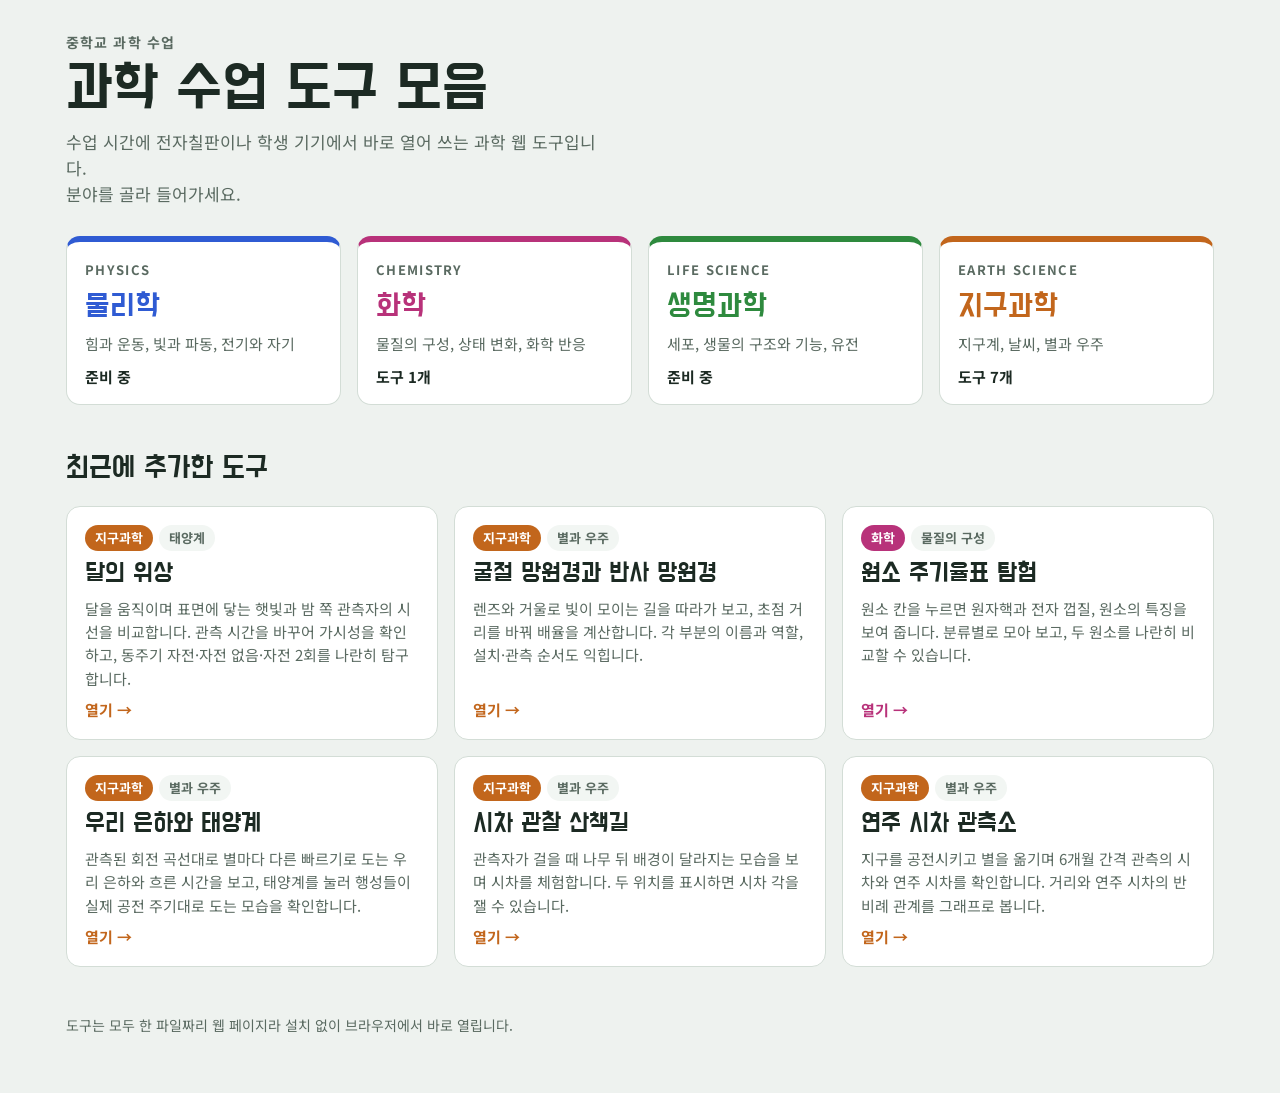
<file: index.html>
<!doctype html>
<html lang="ko">
<head>
<meta charset="utf-8">
<meta name="viewport" content="width=device-width,initial-scale=1,viewport-fit=cover">
<title>과학 수업 도구 모음</title>
<link rel="preconnect" href="https://fonts.googleapis.com">
<link rel="preconnect" href="https://fonts.gstatic.com" crossorigin>
<link rel="stylesheet" href="https://fonts.googleapis.com/css2?family=Do+Hyeon&family=Noto+Sans+KR:wght@400;500;700&display=swap">
<link rel="stylesheet" href="assets/site.css">
</head>
<body data-field="">
<main class="wrap" id="app"></main>
<script src="assets/tools.js"></script>
<script src="assets/site.js"></script>
</body>
</html>
</file>
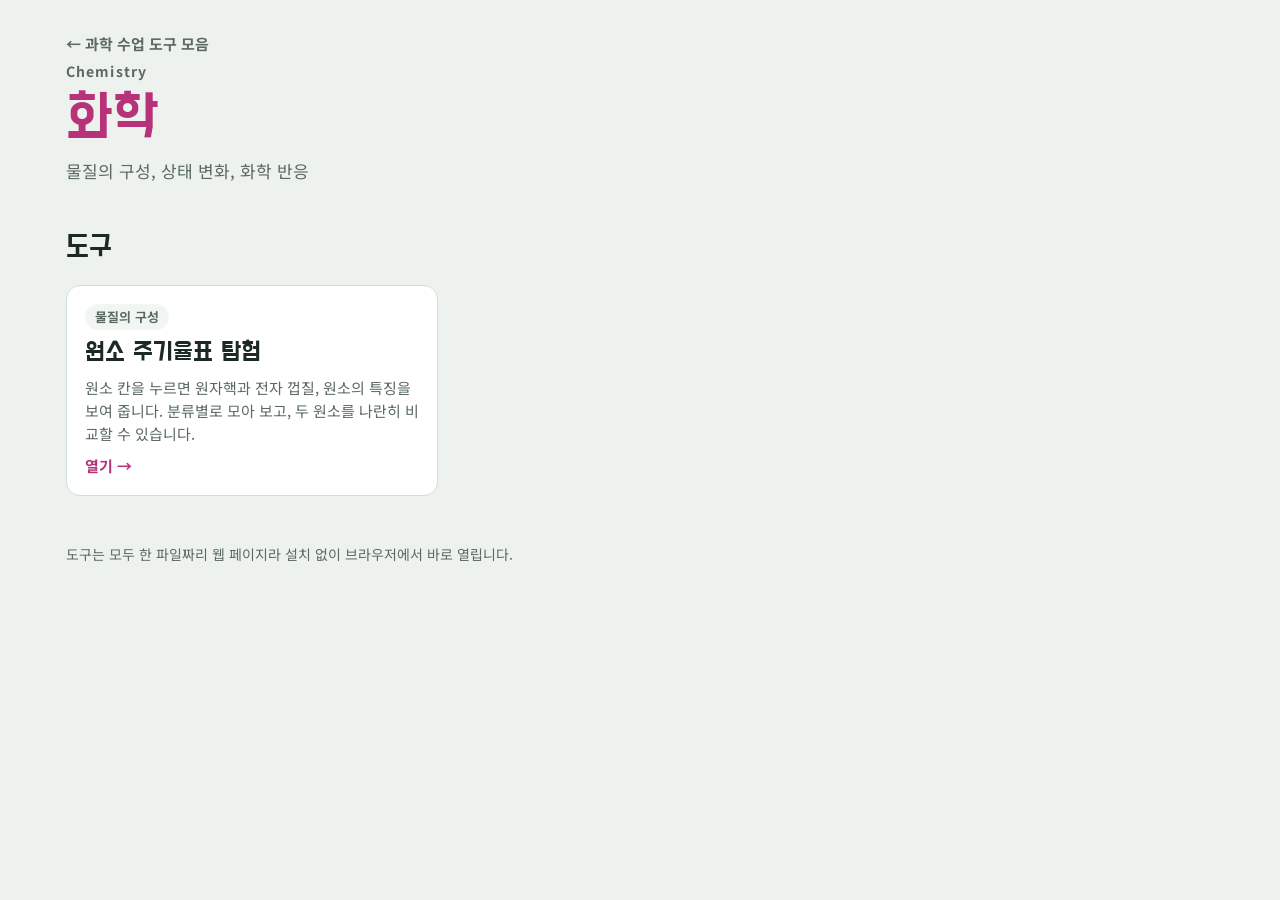
<file: chemistry/index.html>
<!doctype html>
<html lang="ko">
<head>
<meta charset="utf-8">
<meta name="viewport" content="width=device-width,initial-scale=1,viewport-fit=cover">
<title>화학 · 과학 수업 도구 모음</title>
<link rel="preconnect" href="https://fonts.googleapis.com">
<link rel="preconnect" href="https://fonts.gstatic.com" crossorigin>
<link rel="stylesheet" href="https://fonts.googleapis.com/css2?family=Do+Hyeon&family=Noto+Sans+KR:wght@400;500;700&display=swap">
<link rel="stylesheet" href="../assets/site.css">
</head>
<body data-field="chemistry">
<main class="wrap" id="app"></main>
<script src="../assets/tools.js"></script>
<script src="../assets/site.js"></script>
</body>
</html>
</file>
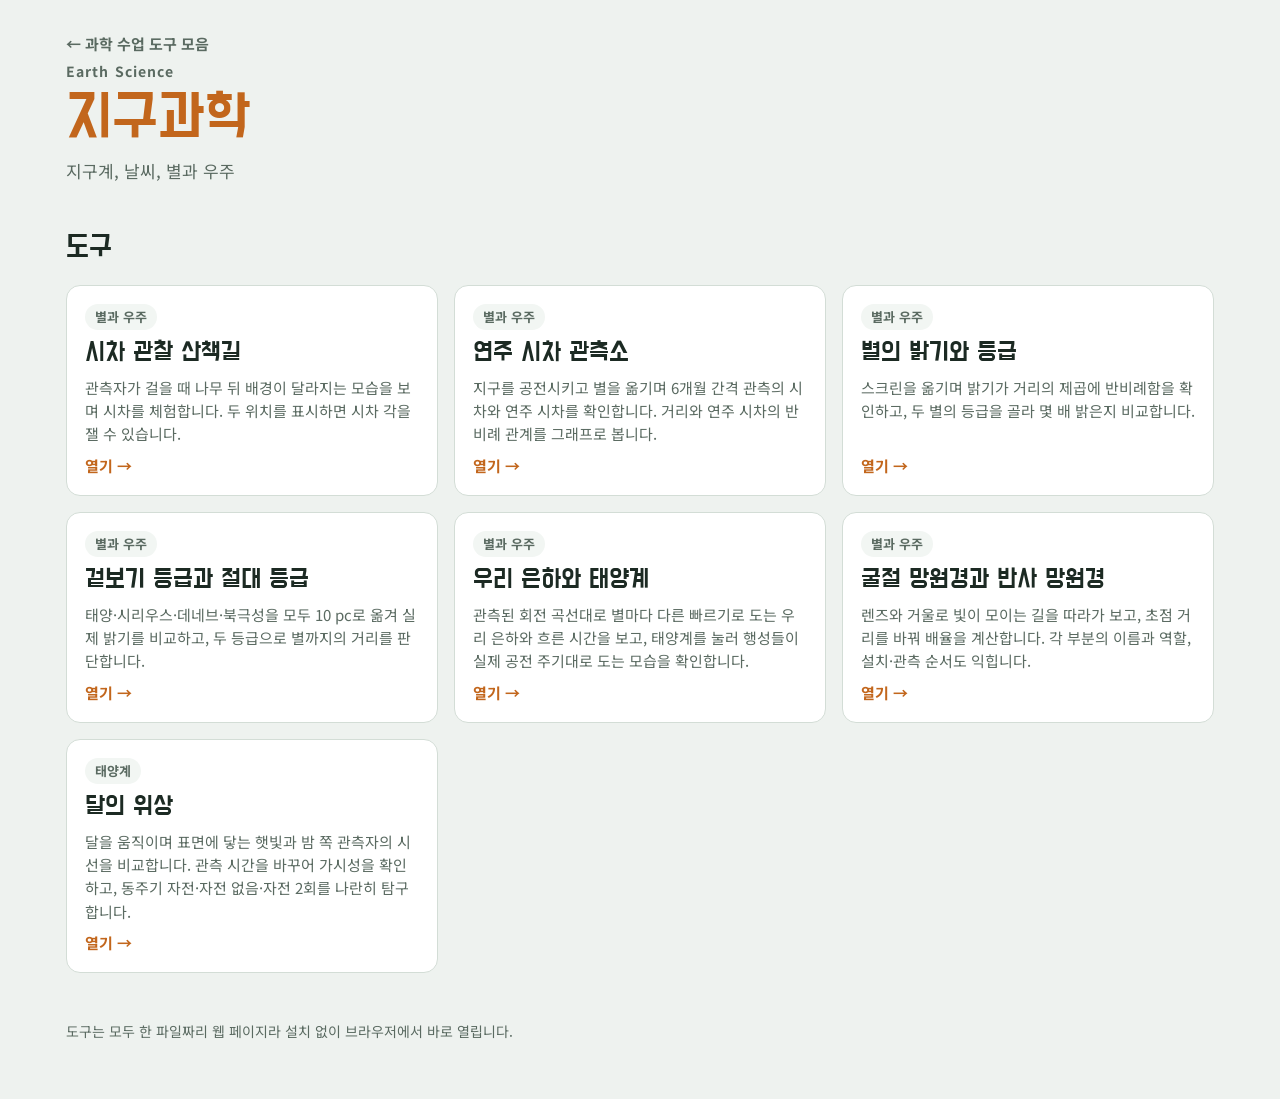
<file: earth_science/index.html>
<!doctype html>
<html lang="ko">
<head>
<meta charset="utf-8">
<meta name="viewport" content="width=device-width,initial-scale=1,viewport-fit=cover">
<title>지구과학 · 과학 수업 도구 모음</title>
<link rel="preconnect" href="https://fonts.googleapis.com">
<link rel="preconnect" href="https://fonts.gstatic.com" crossorigin>
<link rel="stylesheet" href="https://fonts.googleapis.com/css2?family=Do+Hyeon&family=Noto+Sans+KR:wght@400;500;700&display=swap">
<link rel="stylesheet" href="../assets/site.css">
</head>
<body data-field="earth_science">
<main class="wrap" id="app"></main>
<script src="../assets/tools.js"></script>
<script src="../assets/site.js"></script>
</body>
</html>
</file>
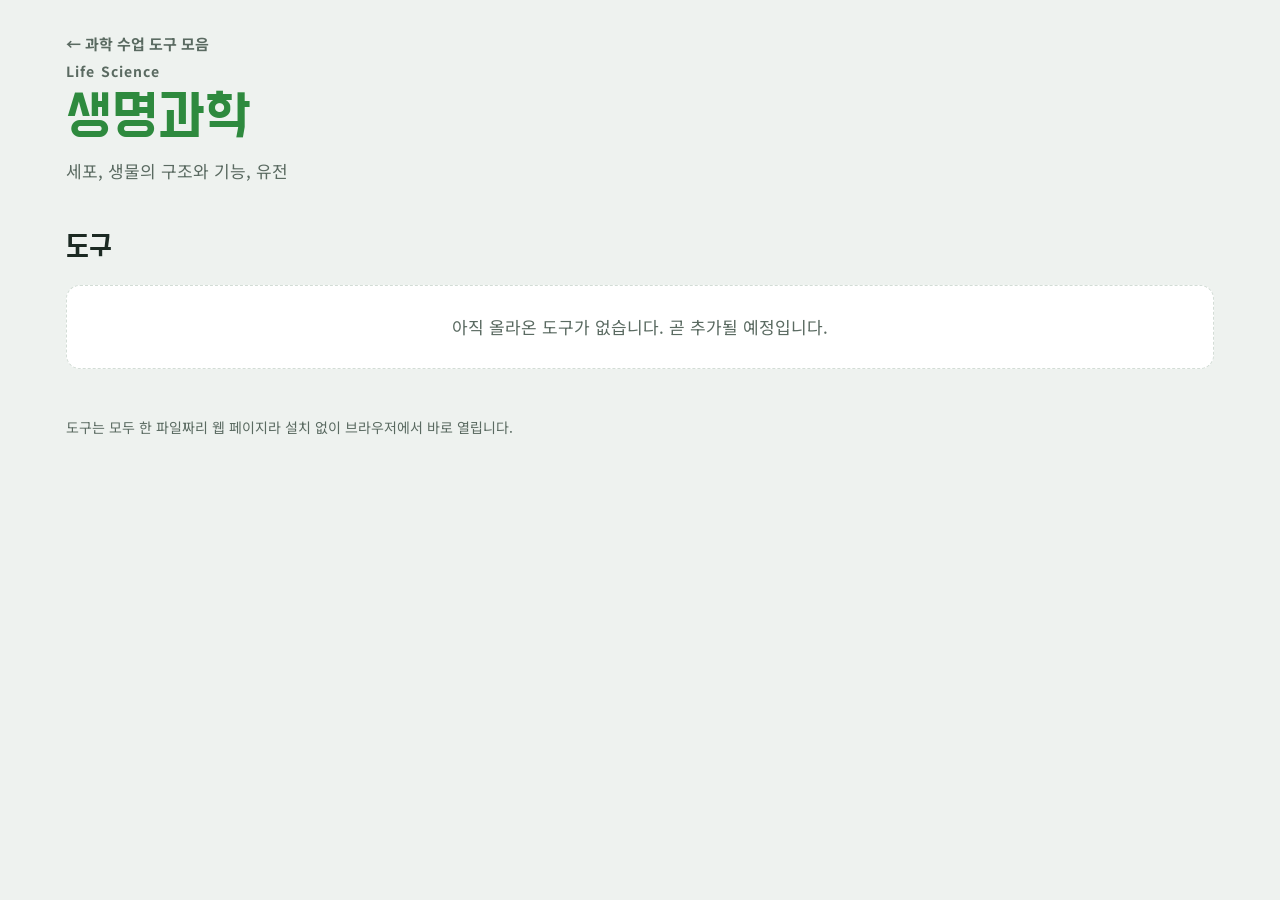
<file: life_science/index.html>
<!doctype html>
<html lang="ko">
<head>
<meta charset="utf-8">
<meta name="viewport" content="width=device-width,initial-scale=1,viewport-fit=cover">
<title>생명과학 · 과학 수업 도구 모음</title>
<link rel="preconnect" href="https://fonts.googleapis.com">
<link rel="preconnect" href="https://fonts.gstatic.com" crossorigin>
<link rel="stylesheet" href="https://fonts.googleapis.com/css2?family=Do+Hyeon&family=Noto+Sans+KR:wght@400;500;700&display=swap">
<link rel="stylesheet" href="../assets/site.css">
</head>
<body data-field="life_science">
<main class="wrap" id="app"></main>
<script src="../assets/tools.js"></script>
<script src="../assets/site.js"></script>
</body>
</html>
</file>
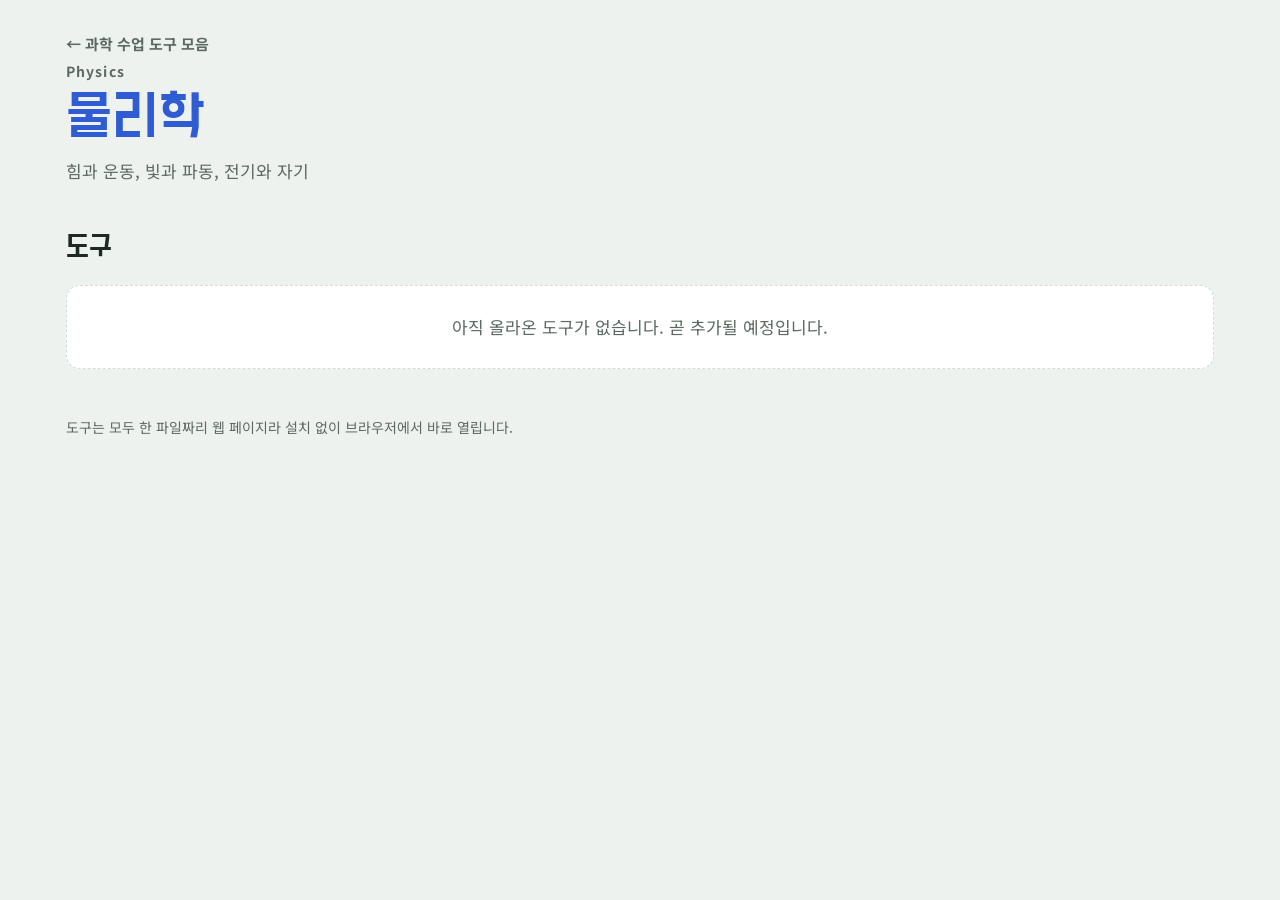
<file: physics/index.html>
<!doctype html>
<html lang="ko">
<head>
<meta charset="utf-8">
<meta name="viewport" content="width=device-width,initial-scale=1,viewport-fit=cover">
<title>물리학 · 과학 수업 도구 모음</title>
<link rel="preconnect" href="https://fonts.googleapis.com">
<link rel="preconnect" href="https://fonts.gstatic.com" crossorigin>
<link rel="stylesheet" href="https://fonts.googleapis.com/css2?family=Do+Hyeon&family=Noto+Sans+KR:wght@400;500;700&display=swap">
<link rel="stylesheet" href="../assets/site.css">
</head>
<body data-field="physics">
<main class="wrap" id="app"></main>
<script src="../assets/tools.js"></script>
<script src="../assets/site.js"></script>
</body>
</html>
</file>
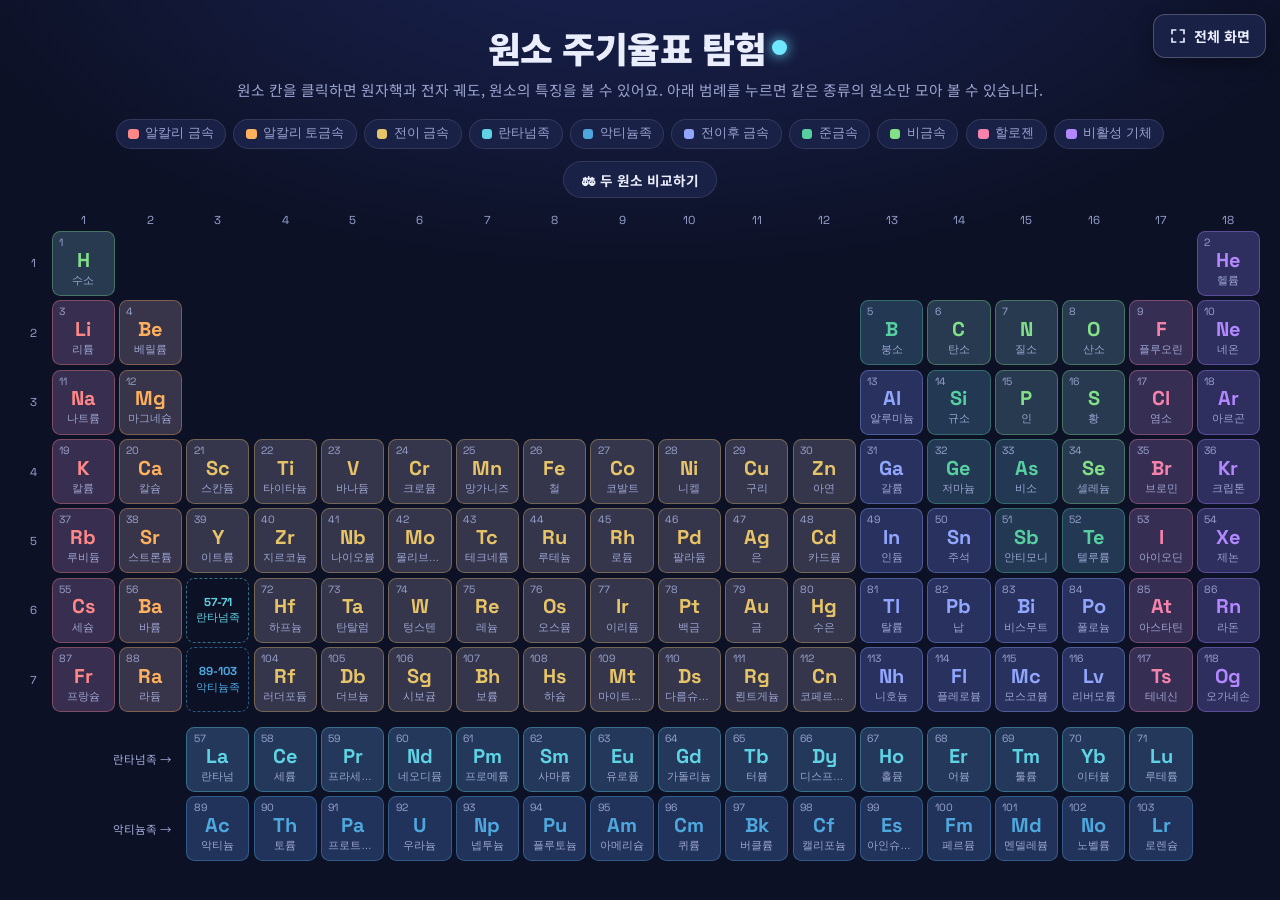
<file: chemistry/periodic_table/index.html>
<!DOCTYPE html>
<html lang="ko">
<head>
<meta charset="UTF-8">
<meta name="viewport" content="width=device-width, initial-scale=1.0">
<title>원소 주기율표 탐험</title>
<link rel="preconnect" href="https://fonts.googleapis.com">
<link href="https://fonts.googleapis.com/css2?family=Noto+Sans+KR:wght@400;500;700;900&family=Space+Grotesk:wght@500;700&display=swap" rel="stylesheet">
<style>
:root{
  --bg0:#0d1126; --bg1:#141b3d; --panel:#1a2147; --panel2:#222a58;
  --line:rgba(255,255,255,.10); --txt:#eaedfb; --sub:#9aa3cf;
  --nucleus:#ffb454; --electron:#6ee7ff;
  --c-alkali:#ff8787; --c-alkaline:#ffb05c; --c-transition:#e8c468;
  --c-lanthanide:#5fd3e3; --c-actinide:#4ea8de; --c-post:#91a7ff;
  --c-metalloid:#57cfa0; --c-nonmetal:#82e088; --c-halogen:#f783ac; --c-noble:#b388ff;
}
*{margin:0;padding:0;box-sizing:border-box}
html,body{background:radial-gradient(1200px 600px at 50% -10%, #1b2455 0%, var(--bg0) 60%);
  color:var(--txt); font-family:'Noto Sans KR',sans-serif; min-height:100%;}
body{padding:22px 14px 18px}

/* ───── 헤더 ───── */
header{max-width:1180px;margin:0 auto 18px;text-align:center}
header h1{font-weight:900;font-size:clamp(22px,3.2vw,34px);letter-spacing:-.5px}
header h1 .dot{display:inline-block;width:.42em;height:.42em;border-radius:50%;
  background:var(--electron);box-shadow:0 0 12px var(--electron);margin:0 .15em;vertical-align:.22em}
header p{color:var(--sub);font-size:14px;margin-top:6px}

/* ───── 범례 ───── */
.legend{max-width:1180px;margin:0 auto 16px;display:flex;flex-wrap:wrap;gap:7px;justify-content:center}
.chip{display:flex;align-items:center;gap:6px;font-size:12px;color:var(--sub);
  background:var(--panel);border:1px solid var(--line);border-radius:999px;
  padding:5px 11px;cursor:pointer;transition:.15s;user-select:none}
.chip i{width:10px;height:10px;border-radius:3px;display:inline-block}
.chip:hover{color:var(--txt);border-color:rgba(255,255,255,.25)}
.chip.active{color:var(--txt);background:var(--panel2);border-color:rgba(255,255,255,.4)}

/* ───── 주기율표 ───── */
.table-wrap{max-width:1180px;margin:0 auto;overflow-x:auto;padding-bottom:8px}
.ptable,.ftable{display:grid;grid-template-columns:26px repeat(18,minmax(56px,1fr));gap:4px;min-width:1090px}
.ftable{margin-top:14px}
.axis{display:flex;align-items:center;justify-content:center;color:var(--sub);
  font-family:'Space Grotesk';font-size:11px}
.cell{position:relative;border-radius:8px;padding:5px 6px;height:62px;cursor:pointer;
  background:color-mix(in srgb, var(--c) 13%, var(--panel));
  border:1px solid color-mix(in srgb, var(--c) 35%, transparent);
  transition:transform .12s, box-shadow .12s, opacity .2s, filter .2s}
.cell:hover,.cell:focus-visible{transform:translateY(-3px);z-index:2;
  box-shadow:0 6px 18px rgba(0,0,0,.45), 0 0 0 1.5px var(--c);outline:none}
.cell .no{position:absolute;top:4px;left:6px;font-family:'Space Grotesk';font-size:10px;color:var(--sub)}
.cell .sym{display:block;text-align:center;margin-top:11px;font-family:'Space Grotesk';
  font-weight:700;font-size:19px;color:var(--c);line-height:1}
.cell .nm{display:block;text-align:center;font-size:10px;color:var(--sub);margin-top:3px;
  white-space:nowrap;overflow:hidden;text-overflow:ellipsis}
.cell.dim{opacity:.16;filter:grayscale(.8)}
.cell.flash{animation:flash 1.2s ease 2}
@keyframes flash{50%{box-shadow:0 0 0 2px var(--c),0 0 22px var(--c)}}
.ph{display:flex;flex-direction:column;align-items:center;justify-content:center;gap:2px;
  font-size:10px;color:var(--c);background:transparent;
  border:1.5px dashed color-mix(in srgb, var(--c) 50%, transparent)}
.ph b{font-family:'Space Grotesk';font-size:11px}
.flabel{grid-column:1 / span 3;display:flex;align-items:center;justify-content:flex-end;
  padding-right:10px;font-size:11px;color:var(--sub)}

/* ───── 상세 모달 ───── */
.overlay{position:fixed;inset:0;background:rgba(5,8,22,.7);backdrop-filter:blur(4px);
  display:none;align-items:center;justify-content:center;padding:16px;z-index:50}
.overlay.open{display:flex}
.card{background:linear-gradient(180deg,var(--panel) 0%, #161d42 100%);
  border:1px solid var(--line);border-radius:18px;max-width:760px;width:100%;
  max-height:92vh;overflow-y:auto;box-shadow:0 24px 70px rgba(0,0,0,.6)}
.card-head{display:flex;align-items:center;gap:14px;padding:18px 20px 12px;border-bottom:1px solid var(--line)}
.bigsym{font-family:'Space Grotesk';font-weight:700;font-size:40px;color:var(--c);
  background:color-mix(in srgb,var(--c) 14%, transparent);
  border:1.5px solid color-mix(in srgb,var(--c) 45%, transparent);
  border-radius:14px;min-width:72px;height:72px;display:flex;align-items:center;justify-content:center}
.head-txt h2{font-size:21px;font-weight:900}
.head-txt .en{color:var(--sub);font-size:13px;font-family:'Space Grotesk'}
.head-txt .cat{display:inline-block;margin-top:5px;font-size:11px;color:#0d1126;font-weight:700;
  background:var(--c);border-radius:999px;padding:2px 10px}
.head-btns{margin-left:auto;display:flex;gap:6px}
.hbtn{background:var(--panel2);border:1px solid var(--line);color:var(--txt);
  width:34px;height:34px;border-radius:9px;cursor:pointer;font-size:15px;transition:.15s}
.hbtn:hover{background:#2c356e}
.card-body{display:grid;grid-template-columns:340px 1fr;gap:10px;padding:14px 20px 6px}
.atom-box{display:flex;flex-direction:column;align-items:center;gap:8px}
canvas{background:radial-gradient(circle at 50% 50%, #101840 0%, #0b0f28 75%);
  border:1px solid var(--line);border-radius:14px;width:320px;height:320px;max-width:100%}
.econf{font-size:12px;color:var(--sub);text-align:center;line-height:1.7}
.econf b{color:var(--electron);font-family:'Space Grotesk'}
.props{display:grid;grid-template-columns:1fr 1fr;gap:7px;align-content:start}
.prop{background:rgba(255,255,255,.04);border:1px solid var(--line);border-radius:10px;padding:8px 11px}
.prop .k{font-size:11px;color:var(--sub)}
.prop .v{font-size:14px;font-weight:700;margin-top:2px}
.prop .v small{font-weight:400;color:var(--sub)}
.prop.p .v{color:#ff9d9d}.prop.n .v{color:#cdd3f0}.prop.e .v{color:var(--electron)}
.desc{margin:8px 20px 18px;padding:12px 14px;background:rgba(255,255,255,.04);
  border-left:3px solid var(--c);border-radius:0 10px 10px 0;font-size:14px;line-height:1.7;color:#dde2f7}

@media (max-width:680px){
  .card-body{grid-template-columns:1fr}
  .props{grid-template-columns:1fr 1fr}
  .bigsym{min-width:58px;height:58px;font-size:30px}
  .cmp-grid{grid-template-columns:1fr}
}

/* ───── 비교 모드 ───── */
.toolbar{max-width:1180px;margin:-4px auto 14px;display:flex;justify-content:center}
#cmp-toggle{display:flex;align-items:center;gap:7px;font-size:13px;font-weight:700;
  color:var(--txt);background:var(--panel);border:1px solid var(--line);border-radius:999px;
  padding:7px 17px;cursor:pointer;transition:.15s;font-family:inherit}
#cmp-toggle:hover{border-color:rgba(255,255,255,.3)}
#cmp-toggle.on{background:var(--electron);color:#0d1126;border-color:transparent;
  box-shadow:0 0 18px rgba(110,231,255,.45)}
body.cmp-mode .cell:not(.ph){cursor:copy}
.cell.picked{transform:translateY(-3px);box-shadow:0 0 0 2px var(--c),0 0 20px var(--c);z-index:3}
.hint{position:fixed;left:50%;bottom:20px;transform:translateX(-50%) translateY(8px);
  background:#262e63;border:1px solid rgba(255,255,255,.2);color:var(--txt);font-size:13px;
  padding:9px 18px;border-radius:999px;opacity:0;pointer-events:none;transition:.25s;
  z-index:60;box-shadow:0 8px 24px rgba(0,0,0,.5);white-space:nowrap}
.hint.show{opacity:1;transform:translateX(-50%)}
.card.cmp{max-width:1000px}
.cmp-head{display:flex;align-items:center;justify-content:space-between;padding:14px 20px;border-bottom:1px solid var(--line)}
.cmp-head h3{font-size:17px;font-weight:900}
.cmp-grid{display:grid;grid-template-columns:1fr 1fr;gap:12px;padding:14px 20px 4px}
.cmp-col{display:flex;flex-direction:column;align-items:center;gap:7px;
  background:rgba(255,255,255,.03);border:1px solid color-mix(in srgb,var(--c) 32%,transparent);
  border-radius:14px;padding:12px}
.cmp-col .ttl{display:flex;align-items:center;gap:9px}
.cmp-col .csym{font-family:'Space Grotesk';font-weight:700;font-size:22px;color:var(--c)}
.cmp-col .cname{font-weight:900;font-size:16px}
.cmp-col .ccat{font-size:11px;color:#0d1126;font-weight:700;background:var(--c);border-radius:999px;padding:2px 10px}
.cmp-col canvas{width:240px;height:240px}
.hbtn.sm{width:27px;height:27px;font-size:11px;border-radius:7px}
.cmp-tablewrap{padding:10px 20px 18px;overflow-x:auto}
.cmp-table{width:100%;border-collapse:collapse;font-size:13px}
.cmp-table th{padding:8px 10px;border-bottom:2px solid var(--line)}
.cmp-table td{padding:7px 10px;border-bottom:1px solid var(--line);text-align:center;line-height:1.55}
.cmp-table tr:last-child td{border-bottom:none}
.cmp-table td:first-child{color:var(--sub);text-align:left;white-space:nowrap}
.cmp-table td.diff{color:#ffd57a;font-weight:700}

/* ───── 화면 크기에 맞춰 키우기 ───── */
.fit{max-width:1180px;margin:0 auto}
.fit>header,.fit>.legend,.fit>.toolbar,.fit>.table-wrap{max-width:none}
.card{zoom:var(--cz,1);max-height:calc(92vh / var(--cz,1))}

/* ───── 전체 화면 버튼 ───── */
.fs-btn{position:fixed;top:max(14px,env(safe-area-inset-top,0px));right:max(14px,env(safe-area-inset-right,0px));z-index:40;
  display:flex;align-items:center;gap:7px;min-height:44px;padding:0 15px;font-family:inherit;font-size:14px;font-weight:700;
  color:var(--txt);background:var(--panel);border:1px solid rgba(255,255,255,.22);border-radius:12px;cursor:pointer;transition:.15s;
  box-shadow:0 6px 18px rgba(0,0,0,.35)}
.fs-btn:hover{border-color:rgba(255,255,255,.45);background:var(--panel2)}
.fs-btn:focus-visible{outline:2px solid var(--electron);outline-offset:2px}
.fs-btn svg{width:18px;height:18px}
@media (max-width:680px){.fs-btn span{display:none}.fs-btn{padding:0 12px}header{padding-top:40px}}
@media (prefers-reduced-motion:reduce){
  .cell,.cell:hover{transition:none;transform:none}
}
</style>
</head>
<body>
<button class="fs-btn" id="fs-btn" type="button" aria-label="전체 화면">
  <svg viewBox="0 0 24 24" fill="none" stroke="currentColor" stroke-width="2.2" stroke-linecap="round" aria-hidden="true"><path id="fs-icon" d="M4 9V4h5M20 9V4h-5M4 15v5h5M20 15v5h-5"/></svg>
  <span id="fs-label">전체 화면</span>
</button>
<div class="fit" id="fit">
<header>
  <h1>원소 주기율표 탐험<span class="dot"></span></h1>
  <p>원소 칸을 클릭하면 원자핵과 전자 궤도, 원소의 특징을 볼 수 있어요. 아래 범례를 누르면 같은 종류의 원소만 모아 볼 수 있습니다.</p>
</header>
<div class="legend" id="legend"></div>
<div class="toolbar">
  <button id="cmp-toggle">⚖ 두 원소 비교하기</button>
</div>
<div class="table-wrap">
  <div class="ptable" id="ptable"></div>
  <div class="ftable" id="ftable"></div>
</div>
</div>

<div class="overlay" id="overlay">
  <div class="card" id="card" role="dialog" aria-modal="true">
    <div class="card-head">
      <div class="bigsym" id="m-sym"></div>
      <div class="head-txt">
        <h2 id="m-name"></h2>
        <div class="en" id="m-en"></div>
        <span class="cat" id="m-cat"></span>
      </div>
      <div class="head-btns">
        <button class="hbtn" id="btn-prev" title="이전 원소">◀</button>
        <button class="hbtn" id="btn-next" title="다음 원소">▶</button>
        <button class="hbtn" id="btn-close" title="닫기">✕</button>
      </div>
    </div>
    <div class="card-body">
      <div class="atom-box">
        <canvas id="atom" width="320" height="320"></canvas>
        <div class="econf" id="m-econf"></div>
      </div>
      <div class="props" id="m-props"></div>
    </div>
    <div class="desc" id="m-desc"></div>
  </div>
</div>

<div class="overlay" id="cmp-overlay">
  <div class="card cmp" role="dialog" aria-modal="true">
    <div class="cmp-head">
      <h3>⚖ 원소 비교</h3>
      <button class="hbtn" id="cmp-close" title="닫기">✕</button>
    </div>
    <div class="cmp-grid">
      <div class="cmp-col" id="cmp-a">
        <div class="ttl">
          <button class="hbtn sm" data-side="0" data-dir="-1" title="이전 원소">◀</button>
          <span class="csym"></span><span class="cname"></span>
          <button class="hbtn sm" data-side="0" data-dir="1" title="다음 원소">▶</button>
        </div>
        <span class="cat ccat"></span>
        <canvas id="atom-a" width="240" height="240"></canvas>
        <div class="econf"></div>
      </div>
      <div class="cmp-col" id="cmp-b">
        <div class="ttl">
          <button class="hbtn sm" data-side="1" data-dir="-1" title="이전 원소">◀</button>
          <span class="csym"></span><span class="cname"></span>
          <button class="hbtn sm" data-side="1" data-dir="1" title="다음 원소">▶</button>
        </div>
        <span class="cat ccat"></span>
        <canvas id="atom-b" width="240" height="240"></canvas>
        <div class="econf"></div>
      </div>
    </div>
    <div class="cmp-tablewrap">
      <table class="cmp-table">
        <thead><tr><th>항목</th><th id="cmp-ha"></th><th id="cmp-hb"></th></tr></thead>
        <tbody id="cmp-tbody"></tbody>
      </table>
    </div>
  </div>
</div>
<div class="hint" id="hint"></div>
<script>
/* ───────── 원소 데이터: [번호, 기호, 한글이름, 영문이름, 원자량, 족, 주기, 분류, 전자껍질, 설명] ───────── */
const CAT = {
  alkali:["알칼리 금속","--c-alkali"], alkaline:["알칼리 토금속","--c-alkaline"],
  transition:["전이 금속","--c-transition"], lanthanide:["란타넘족","--c-lanthanide"],
  actinide:["악티늄족","--c-actinide"], post:["전이후 금속","--c-post"],
  metalloid:["준금속","--c-metalloid"], nonmetal:["비금속","--c-nonmetal"],
  halogen:["할로젠","--c-halogen"], noble:["비활성 기체","--c-noble"]
};
const SYN = new Set([43,61,84,85,86,87,88,89,93,94,95,96,97,98,99,100,101,102,103,104,105,106,107,108,109,110,111,112,113,114,115,116,117,118]);
const GAS = new Set([1,2,7,8,9,10,17,18,36,54,86]);
const LIQ = new Set([35,80]);
const E = [
[1,"H","수소","Hydrogen",1.008,1,1,"nonmetal",[1],"우주에서 가장 풍부한 원소로, 가장 가볍고 물(H₂O)을 이루는 성분이다."],
[2,"He","헬륨","Helium",4.003,18,1,"noble",[2],"풍선과 비행선에 쓰이는 가벼운 비활성 기체로, 태양의 핵융합으로 만들어진다."],
[3,"Li","리튬","Lithium",6.94,1,2,"alkali",[2,1],"가장 가벼운 금속으로 스마트폰과 전기차 배터리에 사용된다."],
[4,"Be","베릴륨","Beryllium",9.012,2,2,"alkaline",[2,2],"단단하고 가벼워 우주 망원경 거울과 항공 부품에 쓰인다."],
[5,"B","붕소","Boron",10.81,13,2,"metalloid",[2,3],"내열 유리와 세제, 반도체에 쓰이는 준금속이다."],
[6,"C","탄소","Carbon",12.011,14,2,"nonmetal",[2,4],"생명체를 이루는 핵심 원소로 다이아몬드, 흑연, 연필심의 주성분이다."],
[7,"N","질소","Nitrogen",14.007,15,2,"nonmetal",[2,5],"공기의 약 78%를 차지하며 비료의 원료가 된다."],
[8,"O","산소","Oxygen",15.999,16,2,"nonmetal",[2,6],"공기의 약 21%를 차지하며 호흡과 연소에 꼭 필요하다."],
[9,"F","플루오린","Fluorine",18.998,17,2,"halogen",[2,7],"반응성이 가장 큰 원소로 치약(불소)과 프라이팬 코팅에 쓰인다."],
[10,"Ne","네온","Neon",20.180,18,2,"noble",[2,8],"붉은 네온사인 빛을 내는 비활성 기체다."],
[11,"Na","나트륨 (소듐)","Sodium",22.990,1,3,"alkali",[2,8,1],"소금(염화 나트륨)의 성분으로, 물과 격렬히 반응하는 무른 금속이다."],
[12,"Mg","마그네슘","Magnesium",24.305,2,3,"alkaline",[2,8,2],"밝은 빛을 내며 타는 가벼운 금속으로, 엽록소의 중심 원소다."],
[13,"Al","알루미늄","Aluminium",26.982,13,3,"post",[2,8,3],"가볍고 잘 녹슬지 않아 음료수 캔, 포일, 비행기에 널리 쓰인다."],
[14,"Si","규소","Silicon",28.085,14,3,"metalloid",[2,8,4],"모래와 암석의 주성분이며 반도체 칩의 핵심 재료다."],
[15,"P","인","Phosphorus",30.974,15,3,"nonmetal",[2,8,5],"성냥과 비료에 쓰이며 DNA와 뼈를 구성한다."],
[16,"S","황","Sulfur",32.06,16,3,"nonmetal",[2,8,6],"화산 근처에서 발견되는 노란색 고체로, 황산의 원료다."],
[17,"Cl","염소","Chlorine",35.45,17,3,"halogen",[2,8,7],"수돗물과 수영장 소독에 쓰이는 황록색 기체다."],
[18,"Ar","아르곤","Argon",39.95,18,3,"noble",[2,8,8],"공기 중 세 번째로 많은 기체로, 전구의 충전 가스로 쓰인다."],
[19,"K","칼륨 (포타슘)","Potassium",39.098,1,4,"alkali",[2,8,8,1],"물과 격렬히 반응하는 금속으로, 식물 비료와 바나나에 풍부하다."],
[20,"Ca","칼슘","Calcium",40.078,2,4,"alkaline",[2,8,8,2],"뼈와 치아, 조개껍데기의 주성분이다."],
[21,"Sc","스칸듐","Scandium",44.956,3,4,"transition",[2,8,9,2],"가볍고 강해 항공우주 합금과 자전거 프레임에 쓰인다."],
[22,"Ti","타이타늄","Titanium",47.867,4,4,"transition",[2,8,10,2],"가볍고 강하며 녹슬지 않아 인공관절과 항공기에 쓰인다."],
[23,"V","바나듐","Vanadium",50.942,5,4,"transition",[2,8,11,2],"강철에 섞으면 더 단단해져 공구용 합금에 쓰인다."],
[24,"Cr","크로뮴","Chromium",51.996,6,4,"transition",[2,8,13,1],"반짝이는 도금과 스테인리스강의 재료다."],
[25,"Mn","망가니즈","Manganese",54.938,7,4,"transition",[2,8,13,2],"강철을 단단하게 만들고 건전지에도 쓰인다."],
[26,"Fe","철","Iron",55.845,8,4,"transition",[2,8,14,2],"인류가 가장 많이 쓰는 금속으로, 혈액 속 헤모글로빈에도 들어 있다."],
[27,"Co","코발트","Cobalt",58.933,9,4,"transition",[2,8,15,2],"푸른색 안료와 배터리 재료로 쓰인다."],
[28,"Ni","니켈","Nickel",58.693,10,4,"transition",[2,8,16,2],"동전과 스테인리스강, 충전지에 쓰인다."],
[29,"Cu","구리","Copper",63.546,11,4,"transition",[2,8,18,1],"전기가 잘 통해 전선의 재료로 쓰이는 붉은 금속이다."],
[30,"Zn","아연","Zinc",65.38,12,4,"transition",[2,8,18,2],"철의 녹을 막는 도금과 건전지에 쓰인다."],
[31,"Ga","갈륨","Gallium",69.723,13,4,"post",[2,8,18,3],"녹는점이 29.8℃로, 손바닥 위에서도 녹는 금속이다."],
[32,"Ge","저마늄","Germanium",72.630,14,4,"metalloid",[2,8,18,4],"초기 트랜지스터에 쓰인 준금속 반도체 재료다."],
[33,"As","비소","Arsenic",74.922,15,4,"metalloid",[2,8,18,5],"독성이 강하지만 반도체(갈륨비소) 재료로도 이용된다."],
[34,"Se","셀레늄","Selenium",78.971,16,4,"nonmetal",[2,8,18,6],"빛을 받으면 전기가 통해 복사기와 태양전지에 쓰인다."],
[35,"Br","브로민","Bromine",79.904,17,4,"halogen",[2,8,18,7],"실온에서 액체인 유일한 비금속 원소로, 적갈색을 띤다."],
[36,"Kr","크립톤","Krypton",83.798,18,4,"noble",[2,8,18,8],"고성능 전구와 단열 창문에 쓰이는 비활성 기체다."],
[37,"Rb","루비듐","Rubidium",85.468,1,5,"alkali",[2,8,18,8,1],"반응성이 매우 큰 금속으로 원자시계에 쓰인다."],
[38,"Sr","스트론튬","Strontium",87.62,2,5,"alkaline",[2,8,18,8,2],"불꽃놀이의 붉은색을 내는 금속이다."],
[39,"Y","이트륨","Yttrium",88.906,3,5,"transition",[2,8,18,9,2],"LED와 TV 형광체, 레이저에 쓰인다."],
[40,"Zr","지르코늄","Zirconium",91.224,4,5,"transition",[2,8,18,10,2],"중성자를 잘 통과시켜 원자로 연료봉의 피복에 쓰인다."],
[41,"Nb","나이오븀","Niobium",92.906,5,5,"transition",[2,8,18,12,1],"MRI용 초전도 자석의 합금 재료다."],
[42,"Mo","몰리브데넘","Molybdenum",95.95,6,5,"transition",[2,8,18,13,1],"강철을 강하게 만들고 우리 몸의 효소에도 들어 있다."],
[43,"Tc","테크네튬","Technetium",98,7,5,"transition",[2,8,18,13,2],"인공적으로 만든 최초의 원소로, 의료 영상 진단에 쓰인다."],
[44,"Ru","루테늄","Ruthenium",101.07,8,5,"transition",[2,8,18,15,1],"전자제품의 전극과 촉매에 쓰이는 희귀 금속이다."],
[45,"Rh","로듐","Rhodium",102.906,9,5,"transition",[2,8,18,16,1],"가장 비싼 귀금속 중 하나로, 자동차 배기가스 정화 촉매에 쓰인다."],
[46,"Pd","팔라듐","Palladium",106.42,10,5,"transition",[2,8,18,18],"수소를 잘 흡수하며 자동차 촉매 변환기에 쓰인다."],
[47,"Ag","은","Silver",107.868,11,5,"transition",[2,8,18,18,1],"전기가 가장 잘 통하는 금속으로 장신구와 거울에 쓰인다."],
[48,"Cd","카드뮴","Cadmium",112.414,12,5,"transition",[2,8,18,18,2],"독성이 있는 금속으로, 충전지와 안료에 쓰였다."],
[49,"In","인듐","Indium",114.818,13,5,"post",[2,8,18,18,3],"터치스크린의 투명 전극(ITO) 재료다."],
[50,"Sn","주석","Tin",118.710,14,5,"post",[2,8,18,18,4],"청동(구리+주석)과 통조림 캔 도금에 쓰여 온 오래된 금속이다."],
[51,"Sb","안티모니","Antimony",121.760,15,5,"metalloid",[2,8,18,18,5],"불에 잘 타지 않게 하는 난연제와 합금에 쓰이는 준금속이다."],
[52,"Te","텔루륨","Tellurium",127.60,16,5,"metalloid",[2,8,18,18,6],"태양전지와 반도체에 쓰이는 희귀한 준금속이다."],
[53,"I","아이오딘","Iodine",126.904,17,5,"halogen",[2,8,18,18,7],"보라색 증기를 내며, 소독약과 갑상샘 호르몬에 꼭 필요하다."],
[54,"Xe","제논","Xenon",131.293,18,5,"noble",[2,8,18,18,8],"자동차 전조등과 우주선 이온 엔진에 쓰인다."],
[55,"Cs","세슘","Caesium",132.905,1,6,"alkali",[2,8,18,18,8,1],"1초의 기준이 되는 원자시계에 쓰이며, 반응성이 매우 크다."],
[56,"Ba","바륨","Barium",137.327,2,6,"alkaline",[2,8,18,18,8,2],"X선 촬영 조영제와 불꽃놀이의 녹색에 쓰인다."],
[57,"La","란타넘","Lanthanum",138.905,0,6,"lanthanide",[2,8,18,18,9,2],"카메라 렌즈 유리와 하이브리드차 배터리에 쓰인다."],
[58,"Ce","세륨","Cerium",140.116,0,6,"lanthanide",[2,8,18,19,9,2],"라이터의 부싯돌과 유리 연마제에 쓰인다."],
[59,"Pr","프라세오디뮴","Praseodymium",140.908,0,6,"lanthanide",[2,8,18,21,8,2],"강력한 자석과 용접용 보안경 유리에 쓰인다."],
[60,"Nd","네오디뮴","Neodymium",144.242,0,6,"lanthanide",[2,8,18,22,8,2],"세상에서 가장 강한 영구자석의 재료다."],
[61,"Pm","프로메튬","Promethium",145,0,6,"lanthanide",[2,8,18,23,8,2],"자연에 거의 없는 방사성 원소로, 야광 도료에 쓰였다."],
[62,"Sm","사마륨","Samarium",150.36,0,6,"lanthanide",[2,8,18,24,8,2],"고온에서도 강한 사마륨-코발트 자석에 쓰인다."],
[63,"Eu","유로퓸","Europium",151.964,0,6,"lanthanide",[2,8,18,25,8,2],"TV 화면의 붉은색 형광체와 유로화 위조 방지에 쓰인다."],
[64,"Gd","가돌리늄","Gadolinium",157.25,0,6,"lanthanide",[2,8,18,25,9,2],"MRI 조영제와 중성자 차폐에 쓰인다."],
[65,"Tb","터븀","Terbium",158.925,0,6,"lanthanide",[2,8,18,27,8,2],"녹색 형광체와 음향 진동 소자에 쓰인다."],
[66,"Dy","디스프로슘","Dysprosium",162.500,0,6,"lanthanide",[2,8,18,28,8,2],"전기차 모터용 고온 자석에 꼭 필요한 첨가제다."],
[67,"Ho","홀뮴","Holmium",164.930,0,6,"lanthanide",[2,8,18,29,8,2],"자기적 성질이 가장 강한 원소로, 의료용 레이저에 쓰인다."],
[68,"Er","어븀","Erbium",167.259,0,6,"lanthanide",[2,8,18,30,8,2],"광통신 케이블의 신호를 증폭하는 데 쓰인다."],
[69,"Tm","툴륨","Thulium",168.934,0,6,"lanthanide",[2,8,18,31,8,2],"휴대용 X선 장비와 레이저에 쓰이는 희귀 원소다."],
[70,"Yb","이터븀","Ytterbium",173.045,0,6,"lanthanide",[2,8,18,32,8,2],"차세대 광시계와 레이저에 쓰인다."],
[71,"Lu","루테튬","Lutetium",174.967,0,6,"lanthanide",[2,8,18,32,9,2],"암 진단용 PET 검사 장비에 쓰인다."],
[72,"Hf","하프늄","Hafnium",178.49,4,6,"transition",[2,8,18,32,10,2],"원자로 제어봉과 반도체 공정에 쓰인다."],
[73,"Ta","탄탈럼","Tantalum",180.948,5,6,"transition",[2,8,18,32,11,2],"스마트폰 속 소형 콘덴서의 핵심 재료다."],
[74,"W","텅스텐","Tungsten",183.84,6,6,"transition",[2,8,18,32,12,2],"금속 중 녹는점이 가장 높아(3,422℃) 전구 필라멘트에 쓰였다."],
[75,"Re","레늄","Rhenium",186.207,7,6,"transition",[2,8,18,32,13,2],"제트 엔진의 터빈 합금에 쓰이는 매우 희귀한 금속이다."],
[76,"Os","오스뮴","Osmium",190.23,8,6,"transition",[2,8,18,32,14,2],"밀도가 가장 큰 원소로, 만년필 펜촉에 쓰인다."],
[77,"Ir","이리듐","Iridium",192.217,9,6,"transition",[2,8,18,32,15,2],"부식에 가장 강한 금속으로, 점화 플러그에 쓰인다."],
[78,"Pt","백금","Platinum",195.084,10,6,"transition",[2,8,18,32,17,1],"귀금속이자 자동차 촉매, 항암제의 재료다."],
[79,"Au","금","Gold",196.967,11,6,"transition",[2,8,18,32,18,1],"변하지 않는 노란 광택으로 화폐, 장신구, 전자부품에 쓰인다."],
[80,"Hg","수은","Mercury",200.592,12,6,"transition",[2,8,18,32,18,2],"실온에서 액체인 유일한 금속으로, 온도계에 쓰였다."],
[81,"Tl","탈륨","Thallium",204.38,13,6,"post",[2,8,18,32,18,3],"독성이 강한 금속으로, 한때 쥐약에 쓰였다."],
[82,"Pb","납","Lead",207.2,14,6,"post",[2,8,18,32,18,4],"무겁고 무른 금속으로, 자동차 배터리와 방사선 차폐에 쓰인다."],
[83,"Bi","비스무트","Bismuth",208.980,15,6,"post",[2,8,18,32,18,5],"무지개빛 계단 모양 결정을 만들며, 소화제에도 쓰인다."],
[84,"Po","폴로늄","Polonium",209,16,6,"post",[2,8,18,32,18,6],"퀴리 부부가 발견한 강한 방사성 원소다."],
[85,"At","아스타틴","Astatine",210,17,6,"halogen",[2,8,18,32,18,7],"지구에서 가장 희귀한 자연 원소다."],
[86,"Rn","라돈","Radon",222,18,6,"noble",[2,8,18,32,18,8],"암석에서 나오는 방사성 기체로, 실내 환기가 중요하다."],
[87,"Fr","프랑슘","Francium",223,1,7,"alkali",[2,8,18,32,18,8,1],"자연 원소 중 가장 불안정하여 수명이 매우 짧다."],
[88,"Ra","라듐","Radium",226,2,7,"alkaline",[2,8,18,32,18,8,2],"퀴리 부부가 발견했으며, 어둠 속에서 스스로 빛을 낸다."],
[89,"Ac","악티늄","Actinium",227,0,7,"actinide",[2,8,18,32,18,9,2],"악티늄족이라는 이름의 기원이 된 방사성 금속이다."],
[90,"Th","토륨","Thorium",232.038,0,7,"actinide",[2,8,18,32,18,10,2],"차세대 원자력 연료로 연구되는 방사성 금속이다."],
[91,"Pa","프로트악티늄","Protactinium",231.036,0,7,"actinide",[2,8,18,32,20,9,2],"매우 희귀한 방사성 원소로, 연구용으로만 쓰인다."],
[92,"U","우라늄","Uranium",238.029,0,7,"actinide",[2,8,18,32,21,9,2],"원자력 발전의 연료가 되는 방사성 원소다."],
[93,"Np","넵투늄","Neptunium",237,0,7,"actinide",[2,8,18,32,22,9,2],"해왕성(Neptune)에서 이름을 딴 인공 방사성 원소다."],
[94,"Pu","플루토늄","Plutonium",244,0,7,"actinide",[2,8,18,32,24,8,2],"명왕성에서 이름을 땄으며, 우주 탐사선의 전력원으로 쓰인다."],
[95,"Am","아메리슘","Americium",243,0,7,"actinide",[2,8,18,32,25,8,2],"가정용 연기 감지기에 쓰이는 인공 원소다."],
[96,"Cm","퀴륨","Curium",247,0,7,"actinide",[2,8,18,32,25,9,2],"퀴리 부부를 기리는 이름의 인공 원소다."],
[97,"Bk","버클륨","Berkelium",247,0,7,"actinide",[2,8,18,32,27,8,2],"미국 버클리 연구소에서 만든 인공 원소다."],
[98,"Cf","캘리포늄","Californium",251,0,7,"actinide",[2,8,18,32,28,8,2],"중성자를 내뿜어 금속 탐지와 암 치료에 쓰인다."],
[99,"Es","아인슈타이늄","Einsteinium",252,0,7,"actinide",[2,8,18,32,29,8,2],"아인슈타인을 기리는 이름으로, 수소폭탄 실험에서 발견됐다."],
[100,"Fm","페르뮴","Fermium",257,0,7,"actinide",[2,8,18,32,30,8,2],"물리학자 페르미를 기리는 인공 원소다."],
[101,"Md","멘델레븀","Mendelevium",258,0,7,"actinide",[2,8,18,32,31,8,2],"주기율표를 만든 멘델레예프를 기리는 원소다."],
[102,"No","노벨륨","Nobelium",259,0,7,"actinide",[2,8,18,32,32,8,2],"노벨상의 주인공 노벨을 기리는 인공 원소다."],
[103,"Lr","로렌슘","Lawrencium",266,0,7,"actinide",[2,8,18,32,32,8,3],"입자가속기를 발명한 로렌스를 기리는 원소다."],
[104,"Rf","러더포듐","Rutherfordium",267,4,7,"transition",[2,8,18,32,32,10,2],"원자핵을 발견한 러더퍼드를 기리는 인공 원소다."],
[105,"Db","더브늄","Dubnium",268,5,7,"transition",[2,8,18,32,32,11,2],"러시아 두브나 연구소에서 이름을 딴 인공 원소다."],
[106,"Sg","시보귬","Seaborgium",269,6,7,"transition",[2,8,18,32,32,12,2],"살아있는 과학자(시보그)의 이름이 붙은 최초의 원소다."],
[107,"Bh","보륨","Bohrium",270,7,7,"transition",[2,8,18,32,32,13,2],"원자 모형을 제안한 닐스 보어를 기리는 인공 원소다."],
[108,"Hs","하슘","Hassium",277,8,7,"transition",[2,8,18,32,32,14,2],"독일 헤센 주에서 이름을 딴 인공 원소다."],
[109,"Mt","마이트너륨","Meitnerium",278,9,7,"transition",[2,8,18,32,32,15,2],"핵분열을 설명한 리제 마이트너를 기리는 원소다."],
[110,"Ds","다름슈타튬","Darmstadtium",281,10,7,"transition",[2,8,18,32,32,16,2],"독일 다름슈타트 연구소에서 만든 인공 원소다."],
[111,"Rg","뢴트게늄","Roentgenium",282,11,7,"transition",[2,8,18,32,32,17,2],"X선을 발견한 뢴트겐을 기리는 인공 원소다."],
[112,"Cn","코페르니슘","Copernicium",285,12,7,"transition",[2,8,18,32,32,18,2],"천문학자 코페르니쿠스를 기리는 인공 원소다."],
[113,"Nh","니호늄","Nihonium",286,13,7,"post",[2,8,18,32,32,18,3],"아시아 최초로 일본에서 발견해 이름 붙인 원소다."],
[114,"Fl","플레로븀","Flerovium",289,14,7,"post",[2,8,18,32,32,18,4],"러시아 플레로프 연구소의 이름을 딴 인공 원소다."],
[115,"Mc","모스코븀","Moscovium",290,15,7,"post",[2,8,18,32,32,18,5],"러시아의 수도 모스크바에서 이름을 딴 인공 원소다."],
[116,"Lv","리버모륨","Livermorium",293,16,7,"post",[2,8,18,32,32,18,6],"미국 리버모어 연구소의 이름을 딴 인공 원소다."],
[117,"Ts","테네신","Tennessine",294,17,7,"halogen",[2,8,18,32,32,18,7],"미국 테네시 주에서 이름을 딴 인공 원소다."],
[118,"Og","오가네손","Oganesson",294,18,7,"noble",[2,8,18,32,32,18,8],"물리학자 오가네시안을 기리는, 현재 가장 무거운 원소다."]
];
</script>
<script>
/* ───────── 주기율표 그리기 ───────── */
const $ = s => document.querySelector(s);
const ptable = $("#ptable"), ftable = $("#ftable");
const SHELL_NAMES = ["K","L","M","N","O","P","Q"];
const byNum = {}; E.forEach(e => byNum[e[0]] = e);

function catColor(key){ return getComputedStyle(document.documentElement).getPropertyValue(CAT[key][1]).trim(); }

function makeCell(e){
  const [num,sym,nm,,,,,cat] = e;
  const d = document.createElement("button");
  d.className = "cell"; d.dataset.cat = cat; d.dataset.num = num;
  d.style.setProperty("--c", `var(${CAT[cat][1]})`);
  d.setAttribute("aria-label", `${num}번 ${nm}`);
  d.innerHTML = `<span class="no">${num}</span><span class="sym">${sym}</span><span class="nm">${nm.split(" ")[0]}</span>`;
  d.addEventListener("click", () => handleCellClick(num));
  return d;
}

/* 축(족/주기 번호) */
ptable.appendChild(Object.assign(document.createElement("div"),{className:"axis"}));
for(let g=1; g<=18; g++){
  const a = document.createElement("div"); a.className = "axis"; a.textContent = g;
  a.style.gridColumn = g+1; a.style.gridRow = 1; ptable.appendChild(a);
}
for(let p=1; p<=7; p++){
  const a = document.createElement("div"); a.className = "axis"; a.textContent = p;
  a.style.gridColumn = 1; a.style.gridRow = p+1; ptable.appendChild(a);
}

/* 본체 (s, p, d 구역) */
E.forEach(e => {
  const [num,,,,,g,p] = e;
  if(g === 0) return; // f-구역은 아래 별도 행
  const c = makeCell(e);
  c.style.gridColumn = g+1; c.style.gridRow = p+1;
  ptable.appendChild(c);
});

/* 란타넘족/악티늄족 자리 표시 */
function placeholder(label, range, col, row, catKey, target){
  const d = document.createElement("button");
  d.className = "cell ph"; d.style.setProperty("--c", `var(${CAT[catKey][1]})`);
  d.style.gridColumn = col; d.style.gridRow = row;
  d.innerHTML = `<b>${range}</b><span>${label}</span>`;
  d.addEventListener("click", () => {
    ftable.scrollIntoView({behavior:"smooth", block:"center"});
    ftable.querySelectorAll(`.cell[data-cat="${catKey}"]`).forEach(c => {
      c.classList.remove("flash"); void c.offsetWidth; c.classList.add("flash");
    });
  });
  ptable.appendChild(d);
}
placeholder("란타넘족","57-71",4,7,"lanthanide");
placeholder("악티늄족","89-103",4,8,"actinide");

/* f-구역 두 줄 */
const lanLabel = Object.assign(document.createElement("div"),{className:"flabel",textContent:"란타넘족 →"});
lanLabel.style.gridRow = 1; ftable.appendChild(lanLabel);
const actLabel = Object.assign(document.createElement("div"),{className:"flabel",textContent:"악티늄족 →"});
actLabel.style.gridRow = 2; ftable.appendChild(actLabel);
E.forEach(e => {
  const num = e[0];
  if(num >= 57 && num <= 71){ const c = makeCell(e); c.style.gridColumn = num-57+4; c.style.gridRow = 1; ftable.appendChild(c); }
  if(num >= 89 && num <= 103){ const c = makeCell(e); c.style.gridColumn = num-89+4; c.style.gridRow = 2; ftable.appendChild(c); }
});

/* ───────── 범례 (클릭 시 해당 분류만 강조) ───────── */
const legend = $("#legend");
let activeCat = null;
Object.entries(CAT).forEach(([key,[label,cvar]]) => {
  const chip = document.createElement("button");
  chip.className = "chip"; chip.innerHTML = `<i style="background:var(${cvar})"></i>${label}`;
  chip.addEventListener("click", () => {
    activeCat = (activeCat === key) ? null : key;
    legend.querySelectorAll(".chip").forEach(c => c.classList.remove("active"));
    if(activeCat) chip.classList.add("active");
    document.querySelectorAll(".cell:not(.ph)").forEach(c =>
      c.classList.toggle("dim", activeCat !== null && c.dataset.cat !== activeCat));
    document.querySelectorAll(".cell.ph").forEach(c => c.classList.toggle("dim", activeCat !== null));
  });
  legend.appendChild(chip);
});

/* ───────── 공통: 원소 속성 계산 ───────── */
function propsOf(num){
  const [n,sym,nm,en,mass,g,p,cat,shells,desc] = byNum[num];
  const neutrons = Math.round(mass) - n;
  const state = GAS.has(n) ? "기체" : LIQ.has(n) ? "액체" : (n >= 100 ? "고체 (추정)" : "고체");
  const massTxt = SYN.has(n) ? `[${mass}]` : mass;
  return {n,sym,nm,en,mass,g,p,cat,shells,desc,neutrons,state,massTxt};
}
function econfHTML(shells){
  return shells.map((c,i) => `<b>${SHELL_NAMES[i]}</b>껍질 ${c}`).join(" · ");
}

/* ───────── 보어 모형 렌더러 (캔버스마다 독립 동작) ───────── */
const reduceMotion = matchMedia("(prefers-reduced-motion: reduce)").matches;
const t0 = performance.now();
function makeAtomRenderer(cv){
  const ctx = cv.getContext("2d");
  const S = cv.width;                 /* 기준 크기(최초 width 속성) */
  let animId = null;
  function stop(){ if(animId){ cancelAnimationFrame(animId); animId = null; } }
  function show(e){
    stop();
    const [n,,,,mass,,,cat,shells] = e;
    const dpr = window.devicePixelRatio || 1;
    cv.width = S*dpr; cv.height = S*dpr;
    ctx.setTransform(dpr,0,0,dpr,0,0);
    const cx = S/2, cy = S/2;
    const nucR = Math.round(S*0.075);
    const inner = Math.round(S*0.044);
    const gap = (S/2 - Math.round(S*0.05) - nucR - inner) / shells.length;

    function draw(now){
      const t = (now - t0)/1000;
      ctx.clearRect(0,0,S,S);

      /* 전자 궤도 + 껍질 이름 */
      shells.forEach((cnt,i) => {
        const r = nucR + inner + gap*(i+1);
        ctx.beginPath(); ctx.arc(cx,cy,r,0,Math.PI*2);
        ctx.strokeStyle = "rgba(255,255,255,.13)"; ctx.lineWidth = 1; ctx.stroke();
        ctx.fillStyle = "rgba(255,255,255,.35)";
        ctx.font = `${Math.max(8, Math.round(S/32))}px 'Space Grotesk'`;
        ctx.textAlign = "center"; ctx.textBaseline = "alphabetic";
        ctx.fillText(SHELL_NAMES[i], cx, cy - r - 3);
      });

      /* 원자핵: 양성자 수를 +전하로 표기 */
      const grad = ctx.createRadialGradient(cx-nucR/4,cy-nucR/4,2, cx,cy,nucR);
      grad.addColorStop(0,"#ffd9a0"); grad.addColorStop(.6,"#ffb454"); grad.addColorStop(1,"#c97a1e");
      ctx.shadowColor = "#ffb454"; ctx.shadowBlur = S/15;
      ctx.beginPath(); ctx.arc(cx,cy,nucR,0,Math.PI*2); ctx.fillStyle = grad; ctx.fill();
      ctx.shadowBlur = 0;
      ctx.fillStyle = "#3a2200"; ctx.font = `700 ${Math.round(S/20)}px 'Space Grotesk'`;
      ctx.textAlign = "center"; ctx.textBaseline = "middle";
      ctx.fillText("+" + n, cx, cy);

      /* 전자 */
      shells.forEach((cnt,i) => {
        const r = nucR + inner + gap*(i+1);
        const w = reduceMotion ? 0 : 0.9 / Math.pow(i+1, .75);
        for(let k=0; k<cnt; k++){
          const a = t*w + (Math.PI*2*k)/cnt + i*0.6;
          ctx.beginPath();
          ctx.arc(cx + Math.cos(a)*r, cy + Math.sin(a)*r, Math.max(2.6, S/94), 0, Math.PI*2);
          ctx.fillStyle = "#6ee7ff"; ctx.shadowColor = "#6ee7ff"; ctx.shadowBlur = 8;
          ctx.fill(); ctx.shadowBlur = 0;
        }
      });

      if(!reduceMotion) animId = requestAnimationFrame(draw);
    }
    if(reduceMotion) draw(performance.now());
    else animId = requestAnimationFrame(draw);
  }
  return {show, stop};
}

/* ───────── 단일 원소 상세 모달 ───────── */
const overlay = $("#overlay");
const mainAtom = makeAtomRenderer($("#atom"));
let current = null;

function openModal(num){
  current = num;
  const P = propsOf(num);
  $("#card").style.setProperty("--c", `var(${CAT[P.cat][1]})`);
  $("#m-sym").textContent = P.sym;
  $("#m-name").textContent = P.nm;
  $("#m-en").textContent = `${P.en} · No.${P.n}`;
  $("#m-cat").textContent = CAT[P.cat][0];
  const rows = [
    ["원자 번호", P.n], ["원자량", `${P.massTxt}${SYN.has(P.n) ? " <small>(불안정)</small>" : ""}`],
    ["족", P.g === 0 ? "—" : P.g + "족"], ["주기", P.p + "주기"],
    ["분류", CAT[P.cat][0]], ["실온 상태", P.state],
    ["양성자 수", `${P.n}개`, "p"], ["중성자 수", `${P.neutrons}개`, "n"],
    ["전자 수", `${P.n}개`, "e"], ["전자 껍질 수", `${P.shells.length}개`]
  ];
  $("#m-props").innerHTML = rows.map(([k,v,cls]) =>
    `<div class="prop ${cls||""}"><div class="k">${k}</div><div class="v">${v}</div></div>`).join("");
  $("#m-econf").innerHTML = "전자 배치 ⟶ " + econfHTML(P.shells);
  $("#m-desc").textContent = P.desc;
  overlay.classList.add("open");
  mainAtom.show(byNum[num]);
}
function closeModal(){
  overlay.classList.remove("open");
  mainAtom.stop();
  current = null;
}
$("#btn-close").addEventListener("click", closeModal);
overlay.addEventListener("click", e => { if(e.target === overlay) closeModal(); });
$("#btn-prev").addEventListener("click", () => openModal(current === 1 ? 118 : current-1));
$("#btn-next").addEventListener("click", () => openModal(current === 118 ? 1 : current+1));

/* ───────── 비교 모드 ───────── */
const cmpOverlay = $("#cmp-overlay"), cmpBtn = $("#cmp-toggle"), hint = $("#hint");
const rA = makeAtomRenderer($("#atom-a")), rB = makeAtomRenderer($("#atom-b"));
let cmpMode = false, pickA = null;
const pair = [null, null];

function handleCellClick(num){
  if(!cmpMode){ openModal(num); return; }
  if(pickA === null){
    pickA = num;
    document.querySelector(`.cell[data-num="${num}"]`)?.classList.add("picked");
    showHint(`${byNum[num][2].split(" ")[0]}(${byNum[num][1]}) 선택! 비교할 두 번째 원소를 클릭하세요`);
  } else if(pickA === num){
    clearPick(); showHint("비교할 첫 번째 원소를 클릭하세요");
  } else {
    const a = pickA; clearPick();
    openCompare(a, num);
  }
}
function clearPick(){
  document.querySelectorAll(".cell.picked").forEach(c => c.classList.remove("picked"));
  pickA = null;
}
function showHint(msg){ hint.textContent = msg; hint.classList.add("show"); }
function hideHint(){ hint.classList.remove("show"); }

cmpBtn.addEventListener("click", () => {
  cmpMode = !cmpMode;
  cmpBtn.classList.toggle("on", cmpMode);
  document.body.classList.toggle("cmp-mode", cmpMode);
  clearPick();
  cmpMode ? showHint("비교할 첫 번째 원소를 클릭하세요") : hideHint();
});

function fillSide(idx, num){
  pair[idx] = num;
  const P = propsOf(num);
  const root = $(idx === 0 ? "#cmp-a" : "#cmp-b");
  root.style.setProperty("--c", `var(${CAT[P.cat][1]})`);
  root.querySelector(".csym").textContent = P.sym;
  root.querySelector(".cname").textContent = P.nm.split(" ")[0];
  root.querySelector(".ccat").textContent = CAT[P.cat][0];
  root.querySelector(".econf").innerHTML = econfHTML(P.shells);
  (idx === 0 ? rA : rB).show(byNum[num]);
  renderCmpTable();
}
function renderCmpTable(){
  if(pair[0] == null || pair[1] == null) return;
  const A = propsOf(pair[0]), B = propsOf(pair[1]);
  const fmtMass = P => `${P.massTxt}${SYN.has(P.n) ? " (불안정)" : ""}`;
  const rows = [
    ["원자 번호", A.n, B.n],
    ["원자량", fmtMass(A), fmtMass(B)],
    ["족", A.g === 0 ? "—" : A.g + "족", B.g === 0 ? "—" : B.g + "족"],
    ["주기", A.p + "주기", B.p + "주기"],
    ["분류", CAT[A.cat][0], CAT[B.cat][0]],
    ["실온 상태", A.state, B.state],
    ["양성자 수", A.n + "개", B.n + "개"],
    ["중성자 수", A.neutrons + "개", B.neutrons + "개"],
    ["전자 수", A.n + "개", B.n + "개"],
    ["전자 껍질 수", A.shells.length + "개", B.shells.length + "개"],
    ["가장 바깥 껍질 전자", A.shells[A.shells.length-1] + "개", B.shells[B.shells.length-1] + "개"],
    ["특징", A.desc, B.desc, true]
  ];
  $("#cmp-tbody").innerHTML = rows.map(([k,a,b,nodiff]) => {
    const diff = !nodiff && String(a) !== String(b);
    return `<tr><td>${k}</td><td class="${diff ? "diff" : ""}">${a}</td><td class="${diff ? "diff" : ""}">${b}</td></tr>`;
  }).join("");
  const ha = $("#cmp-ha"), hb = $("#cmp-hb");
  ha.textContent = `${A.nm.split(" ")[0]} (${A.sym})`;
  hb.textContent = `${B.nm.split(" ")[0]} (${B.sym})`;
  ha.style.color = `var(${CAT[A.cat][1]})`;
  hb.style.color = `var(${CAT[B.cat][1]})`;
}
function openCompare(a, b){
  hideHint();
  fillSide(0, a); fillSide(1, b);
  cmpOverlay.classList.add("open");
}
function closeCompare(){
  cmpOverlay.classList.remove("open");
  rA.stop(); rB.stop();
  if(cmpMode) showHint("비교할 첫 번째 원소를 클릭하세요");
}
$("#cmp-close").addEventListener("click", closeCompare);
cmpOverlay.addEventListener("click", e => { if(e.target === cmpOverlay) closeCompare(); });
cmpOverlay.querySelectorAll(".ttl .hbtn").forEach(btn => {
  btn.addEventListener("click", () => {
    const side = +btn.dataset.side, dir = +btn.dataset.dir;
    let next = pair[side] + dir;
    if(next < 1) next = 118; if(next > 118) next = 1;
    fillSide(side, next);
  });
});

/* ───────── 키보드 조작 ───────── */
document.addEventListener("keydown", e => {
  if(cmpOverlay.classList.contains("open")){
    if(e.key === "Escape") closeCompare();
    return;
  }
  if(!overlay.classList.contains("open")) return;
  if(e.key === "Escape") closeModal();
  if(e.key === "ArrowLeft") $("#btn-prev").click();
  if(e.key === "ArrowRight") $("#btn-next").click();
});

/* ───────── 전체 화면 ───────── */
const fsBtn = $("#fs-btn");
const fsEl = () => document.fullscreenElement || document.webkitFullscreenElement;
async function toggleFS(){
  try{
    if(fsEl()){ await (document.exitFullscreen ? document.exitFullscreen() : document.webkitExitFullscreen()); }
    else{
      const el = document.documentElement;
      if(el.requestFullscreen) await el.requestFullscreen();
      else if(el.webkitRequestFullscreen) el.webkitRequestFullscreen();
      else throw new Error("unsupported");
    }
  }catch(err){
    showHint("이 화면에서는 전체 화면을 열 수 없어요. 브라우저에서 F11 키를 눌러 주세요.");
    setTimeout(() => { if(!cmpMode) hideHint(); else showHint("비교할 첫 번째 원소를 클릭하세요"); }, 3500);
  }
}
function fsChange(){
  const on = !!fsEl();
  $("#fs-label").textContent = on ? "전체 화면 끝내기" : "전체 화면";
  fsBtn.setAttribute("aria-label", on ? "전체 화면 끝내기" : "전체 화면");
  $("#fs-icon").setAttribute("d", on ? "M9 4v5H4M15 4v5h5M9 20v-5H4M15 20v-5h5" : "M4 9V4h5M20 9V4h-5M4 15v5h5M20 15v5h-5");
}
fsBtn.addEventListener("click", toggleFS);
document.addEventListener("fullscreenchange", fsChange);
document.addEventListener("webkitfullscreenchange", fsChange);
document.addEventListener("keydown", e => {
  if((e.key === "f" || e.key === "F") && !e.ctrlKey && !e.metaKey && !e.altKey) toggleFS();
});

/* ───────── 화면 크기에 맞춰 키우기 (넓은 화면·전자칠판) ───────── */
const fit = $("#fit");
function fitToScreen(){
  fit.style.zoom = 1; fit.style.maxWidth = "";
  const W = fit.offsetWidth, H = fit.offsetHeight;
  const z = Math.min((innerWidth - 40) / W, (innerHeight - 40) / H);
  const zz = z > 1 ? Math.min(z, 2.2) : 1;
  /* 세로가 먼저 꽉 차면 남는 좌우 공간만큼 칸을 조금 넓힘 (최대 1.3배) */
  if(zz > 1) fit.style.maxWidth = Math.min((innerWidth - 40) / zz, W * 1.3) + "px";
  fit.style.zoom = zz;
  document.documentElement.style.setProperty("--cz", Math.min(zz, 1.5));
}
addEventListener("resize", fitToScreen);
document.addEventListener("fullscreenchange", () => setTimeout(fitToScreen, 60));
if(document.fonts) document.fonts.ready.then(fitToScreen);
fitToScreen();
</script>
</body>
</html>
</file>
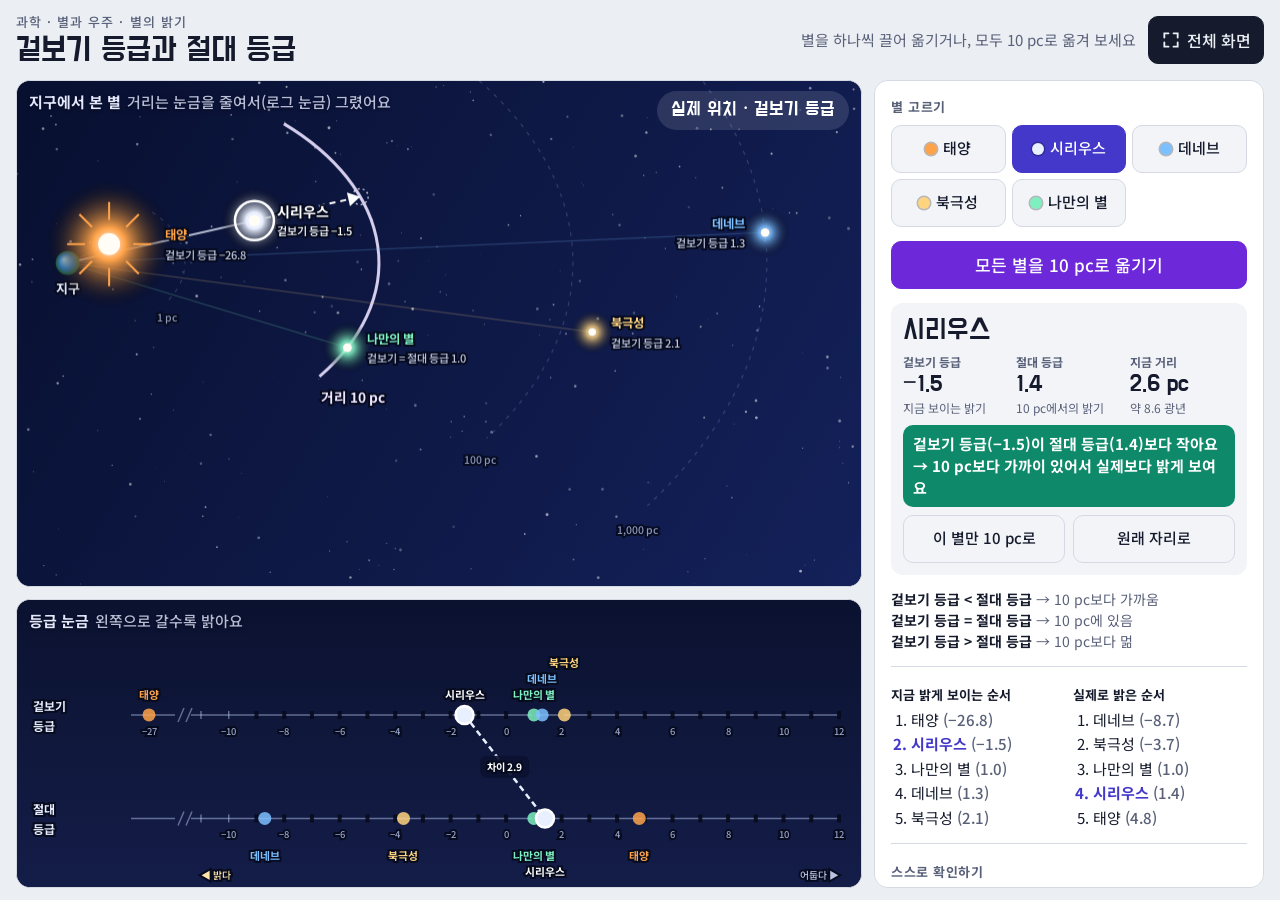
<file: earth_science/abs_magnitude/index.html>
<!doctype html>
<html lang="ko">
<head>
<meta charset="utf-8">
<meta name="viewport" content="width=device-width,initial-scale=1,viewport-fit=cover">
<title>겉보기 등급과 절대 등급</title>
<meta name="claude:viewport-fit-sides" content="cover">
<link rel="preconnect" href="https://fonts.googleapis.com">
<link rel="preconnect" href="https://fonts.gstatic.com" crossorigin>
<link rel="stylesheet" href="https://fonts.googleapis.com/css2?family=Do+Hyeon&family=Noto+Sans+KR:wght@400;500;700&display=swap">
<style>
/* Layout: 왼쪽 위 '지구에서 본 별과 10 pc 경계' 장면, 왼쪽 아래 '등급 눈금' 두 줄, 오른쪽 별 고르기·결과 패널 (전자칠판 16:9 기준) */
:root{
  --bg:#ebeef3; --panel:#ffffff; --ink:#151b2c; --muted:#596179; --line:#d4d9e4; --chip:#f2f4f8;
  --accent:#4338ca; --near:#0e8a6a; --far:#c2410c; --same:#6d28d9;
  --display:"Do Hyeon","Noto Sans KR",system-ui,sans-serif;
  --body:"Noto Sans KR",system-ui,-apple-system,"Malgun Gothic",sans-serif;
}
@media (prefers-color-scheme:dark){:root:not([data-theme="light"]){
  --bg:#0d1120; --panel:#161c2e; --ink:#e7ebf5; --muted:#9ca5bd; --line:#272f47; --chip:#1e2539;
  --accent:#a5b4fc; --near:#34d399; --far:#fb923c; --same:#c4b5fd; color-scheme:dark}}
:root[data-theme="dark"]{
  --bg:#0d1120; --panel:#161c2e; --ink:#e7ebf5; --muted:#9ca5bd; --line:#272f47; --chip:#1e2539;
  --accent:#a5b4fc; --near:#34d399; --far:#fb923c; --same:#c4b5fd; color-scheme:dark}
[hidden]{display:none!important}
html,body{height:100%}
body{background:var(--bg);color:var(--ink);font-family:var(--body);font-size:16px;line-height:1.5}
.app{height:100%;display:grid;grid-template-rows:auto minmax(0,1fr);gap:12px;box-sizing:border-box;
  padding-left:max(16px,env(safe-area-inset-left,0px));padding-right:max(16px,env(safe-area-inset-right,0px));padding-block:12px}
header{display:flex;align-items:center;justify-content:space-between;gap:12px;flex-wrap:wrap}
.eyebrow{font-size:13px;letter-spacing:.08em;color:var(--muted);font-weight:500}
h1{font-family:var(--display);font-weight:400;font-size:clamp(26px,2.6vw,38px);margin:0;line-height:1.1}
.headR{display:flex;align-items:center;gap:12px}
.hint{color:var(--muted);font-size:15px}
button{font:inherit;font-weight:500;color:var(--ink);background:var(--chip);border:1.5px solid var(--line);border-radius:10px;min-height:48px;padding:0 12px;
  cursor:pointer;display:inline-flex;align-items:center;justify-content:center;gap:6px;touch-action:manipulation}
button:hover{border-color:var(--muted)}
button:focus-visible,summary:focus-visible,input:focus-visible{outline:3px solid var(--accent);outline-offset:2px}
button[aria-pressed="true"]{background:var(--accent);border-color:var(--accent);color:var(--panel)}
.fs{background:var(--ink);color:var(--bg);border-color:var(--ink)}
.fs svg{width:20px;height:20px}
main{display:grid;grid-template-columns:minmax(0,1fr) 390px;gap:12px;min-height:0}
.left{display:grid;grid-template-rows:minmax(0,1.75fr) minmax(0,1fr);gap:12px;min-height:0}
.stage{position:relative;border-radius:14px;overflow:hidden;min-height:0;background:#0a1028;border:1px solid var(--line)}
.stage canvas{position:absolute;inset:0;width:100%;height:100%;display:block;touch-action:none}
#sceneWrap,#ladderWrap{cursor:pointer}
.cap{position:absolute;left:12px;top:10px;color:#e3e8ff;font-size:15px;font-weight:700;pointer-events:none;text-shadow:0 1px 3px rgba(0,0,0,.6)}
.cap span{font-weight:500;opacity:.8;margin-left:6px}
.mode{position:absolute;right:12px;top:10px;border-radius:999px;padding:5px 14px;font-family:var(--display);font-size:clamp(17px,1.5vw,22px);pointer-events:none;background:rgba(255,255,255,.12);color:#fff}
.mode.abs{background:#6d28d9}
aside{background:var(--panel);border:1px solid var(--line);border-radius:14px;padding:16px;display:flex;flex-direction:column;gap:14px;overflow-y:auto;min-height:0}
.lbl{font-size:13px;font-weight:700;color:var(--muted);letter-spacing:.04em}
.sec{display:flex;flex-direction:column;gap:8px}
.picks{display:grid;grid-template-columns:repeat(3,1fr);gap:6px}
.picks button{font-size:15px;padding:0 6px;gap:6px}
.dot{width:12px;height:12px;border-radius:50%;flex:none;box-shadow:0 0 0 1.5px rgba(0,0,0,.25)}
.go{background:#6d28d9;border-color:#6d28d9;color:#fff;font-size:17px}
.go[aria-pressed="true"]{background:var(--chip);border-color:var(--line);color:var(--ink)}
.card{background:var(--chip);border-radius:12px;padding:12px;display:flex;flex-direction:column;gap:8px}
.card .nm{font-family:var(--display);font-size:28px;line-height:1.1}
.nums{display:grid;grid-template-columns:repeat(3,1fr);gap:8px}
.num{display:flex;flex-direction:column;min-width:0}
.num .k{font-size:12px;font-weight:700;color:var(--muted)}
.num .v{font-family:var(--display);font-size:clamp(22px,1.9vw,28px);line-height:1.15;font-variant-numeric:tabular-nums}
.num .s{font-size:12px;color:var(--muted)}
.verdict{border-radius:10px;padding:8px 10px;font-weight:700;font-size:15px;color:#fff;line-height:1.45}
.verdict.near{background:var(--near)}.verdict.far{background:var(--far)}.verdict.same{background:var(--same)}
:root:not([data-theme="light"]) .verdict{color:#fff}
@media (prefers-color-scheme:dark){:root:not([data-theme="light"]) .verdict{color:#10131f}}
:root[data-theme="dark"] .verdict{color:#10131f}
.custom{display:flex;flex-direction:column;gap:4px}
.custom .row{display:flex;justify-content:space-between;align-items:baseline}
.custom .val{font-weight:700;font-variant-numeric:tabular-nums}
input[type=range]{width:100%;height:36px;accent-color:var(--accent);margin:0}
.two{display:grid;grid-template-columns:1fr 1fr;gap:8px}
.two button{font-size:15px}
.real{margin:0;font-size:13px;color:var(--muted)}
.rank{display:grid;grid-template-columns:1fr 1fr;gap:8px}
.rank ol{margin:4px 0 0;padding-left:20px;font-size:15px;display:flex;flex-direction:column;gap:2px}
.rank li.sel{font-weight:700;color:var(--accent)}
.rank .t{font-size:13px;font-weight:700}
.rule{font-size:14px;margin:0;color:var(--muted)}
.rule b{color:var(--ink)}
hr{border:0;border-top:1px solid var(--line);margin:0}
details{background:var(--chip);border-radius:10px;padding:8px 12px}
details+details{margin-top:6px}
summary{cursor:pointer;font-weight:500;font-size:15px;min-height:32px;display:flex;align-items:center}
details p{margin:6px 0 2px;font-size:15px;color:var(--accent);font-weight:700}
.toast{position:fixed;left:50%;bottom:max(20px,env(safe-area-inset-bottom,0px));transform:translateX(-50%);background:var(--ink);color:var(--bg);padding:10px 18px;border-radius:10px;font-size:15px;max-width:min(90vw,520px);text-align:center;z-index:9}
@media (max-width:900px),(max-height:600px){
  html,body{height:auto}.app{height:auto}
  main{grid-template-columns:minmax(0,1fr)}
  .left{grid-template-rows:auto auto}
  #sceneWrap{aspect-ratio:1/1;max-width:100%}
  #ladderWrap{aspect-ratio:16/9;max-width:100%}
  .hint{display:none}
}
@media (max-width:600px){.cap span{display:none}}
</style>
<style>*{box-sizing:border-box}body{margin:0}</style>
</head>
<body>


<div class="app">
  <header>
    <div>
      <div class="eyebrow">과학 · 별과 우주 · 별의 밝기</div>
      <h1>겉보기 등급과 절대 등급</h1>
    </div>
    <div class="headR">
      <span class="hint">별을 하나씩 끌어 옮기거나, 모두 10 pc로 옮겨 보세요</span>
      <button class="fs" id="fsBtn" type="button" aria-label="전체 화면">
        <svg viewBox="0 0 24 24" fill="none" stroke="currentColor" stroke-width="2.2" stroke-linecap="round" aria-hidden="true"><path id="fsIcon" d="M4 9V4h5M20 9V4h-5M4 15v5h5M20 15v5h-5"/></svg>
        <span id="fsLabel">전체 화면</span>
      </button>
    </div>
  </header>

  <main>
    <div class="left">
      <section class="stage" id="sceneWrap" aria-label="지구에서 별까지의 거리와 10 pc 경계">
        <canvas id="scene"></canvas>
        <div class="cap">지구에서 본 별<span>거리는 눈금을 줄여서(로그 눈금) 그렸어요</span></div>
        <div class="mode" id="mode">지금 위치 · 겉보기 등급</div>
      </section>
      <section class="stage" id="ladderWrap" aria-label="겉보기 등급과 절대 등급 눈금">
        <canvas id="ladder"></canvas>
        <div class="cap">등급 눈금<span>왼쪽으로 갈수록 밝아요</span></div>
      </section>
    </div>

    <aside>
      <div class="sec">
        <span class="lbl">별 고르기</span>
        <div class="picks" id="picks"></div>
      </div>
      <button type="button" class="go" id="go" aria-pressed="false">모든 별을 10 pc로 옮기기</button>
      <div class="card">
        <span class="nm" id="nm">시리우스</span>
        <div class="nums">
          <div class="num"><span class="k">겉보기 등급</span><span class="v" id="vm">−1.5</span><span class="s">지금 보이는 밝기</span></div>
          <div class="num"><span class="k">절대 등급</span><span class="v" id="vM">1.4</span><span class="s">10 pc에서의 밝기</span></div>
          <div class="num"><span class="k">지금 거리</span><span class="v" id="vd">2.6 pc</span><span class="s" id="vly">약 8.6 광년</span></div>
        </div>
        <div class="verdict near" id="verdict">겉보기 등급이 절대 등급보다 작아요 → 10 pc보다 가까이 있는 별</div>
        <div class="two"><button type="button" id="to10">이 별만 10 pc로</button><button type="button" id="home">원래 자리로</button></div>
        <p class="real" id="real" hidden></p>
        <div class="custom" id="custom" hidden>
          <div class="row"><label class="lbl" for="cM">절대 등급 (실제 밝기)</label><span class="val" id="cMv">1.0</span></div>
          <input type="range" id="cM" min="-9" max="8" step="0.1" value="1">
          <div class="row"><label class="lbl" for="cD">지구에서의 거리</label><span class="val" id="cDv">10 pc</span></div>
          <input type="range" id="cD" min="0" max="3" step="0.01" value="1">
          <p class="rule" style="margin-top:2px">장면에서 별을 끌어도 거리가 바뀌어요.</p>
        </div>
      </div>
      <p class="rule"><b>겉보기 등급 &lt; 절대 등급</b> → 10 pc보다 가까움<br><b>겉보기 등급 = 절대 등급</b> → 10 pc에 있음<br><b>겉보기 등급 &gt; 절대 등급</b> → 10 pc보다 멂</p>
      <hr>
      <div class="rank">
        <div><span class="t">지금 밝게 보이는 순서</span><ol id="rankM"></ol></div>
        <div><span class="t">실제로 밝은 순서</span><ol id="rankA"></ol></div>
      </div>
      <hr>
      <div>
        <span class="lbl">스스로 확인하기</span>
        <div style="margin-top:6px">
          <details><summary>1. 실제로는 북극성이 더 밝은데, 밤하늘에서는 왜 시리우스가 더 밝게 보일까요?</summary><p>시리우스(약 2.6 pc)가 북극성(약 140 pc)보다 훨씬 가까이 있기 때문이에요.</p></details>
          <details><summary>2. 별까지의 거리가 10 pc라고 가정했을 때의 밝기를 등급으로 나타낸 것은?</summary><p>절대 등급</p></details>
          <details><summary>3. 겉보기 등급과 절대 등급이 같은 별이 지구에서 멀어지면 두 등급의 차이는?</summary><p>절대 등급은 그대로이고 겉보기 등급만 커지므로 차이가 점점 커져요. 나만의 별로 확인해 보세요.</p></details>
          <details><summary>4. 태양을 10 pc 거리에 놓으면 어떤 별이 될까요?</summary><p>절대 등급 4.8의 비교적 어두운 별이 돼요.</p></details>
        </div>
      </div>
    </aside>
  </main>
</div>
<div class="toast" id="toast" hidden></div>

<script>
(()=>{
if(!CanvasRenderingContext2D.prototype.roundRect)CanvasRenderingContext2D.prototype.roundRect=function(x,y,w,h){this.rect(x,y,w,h);};
const TAU=Math.PI*2,D2R=Math.PI/180,LSUN=Math.log10(4.848e-6),LMAX=Math.log10(1500);
const STARS=[
 {id:'sun',name:'태양',m:-26.8,M:4.8,ang:36,col:'#ffa34a'},
 {id:'sirius',name:'시리우스',m:-1.5,M:1.4,ang:20,col:'#e8efff'},
 {id:'deneb',name:'데네브',m:1.3,M:-8.7,ang:4,col:'#7cc0ff'},
 {id:'polaris',name:'북극성',m:2.1,M:-3.7,ang:-12,col:'#ffd47e'},
 {id:'mine',name:'나만의 별',M:1,d:10,ang:-26,col:'#7ef0c0',custom:true}];
const st={sel:'sirius',dirty:true,moving:false};
const $=id=>document.getElementById(id);
const FONT=()=>getComputedStyle(document.body).fontFamily;
const byId=id=>STARS.find(s=>s.id===id);
const dist=s=>s.custom?s.d:Math.pow(10,(s.m-s.M+5)/5);
const appM=s=>s.custom?s.M+5*Math.log10(s.d/10):s.m;
STARS.forEach(s=>{s.L0=Math.log10(dist(s));s.L=s.T=s.L0;});
const appNow=s=>s.M+5*(s.L-1);
const at10=s=>Math.abs(s.L-1)<.005, atHome=s=>Math.abs(s.L-s.L0)<.005;
const minL=s=>s.id==='sun'?s.L0:0, MAXL=3;
const fmt=v=>{const r=Math.round(v*10)/10;return(r<0?'−':'')+Math.abs(r).toFixed(1);};
function fmtD(d){if(d<.001)return'약 0.000005 pc';return d<10?d.toFixed(1)+' pc':Math.round(d).toLocaleString('ko-KR')+' pc';}
function fmtLy(d){if(d<.001)return'약 1억 5천만 km';const ly=d*3.26;return'약 '+(ly<10?ly.toFixed(1):Math.round(ly).toLocaleString('ko-KR'))+' 광년';}

/* ---------- 캔버스 ---------- */
const sc=$('scene'),lc=$('ladder');const S=sc.getContext('2d'),L=lc.getContext('2d');
let sz={w:1,h:1,d:1},lz={w:1,h:1,d:1};const G={};
function fit(cv){const r=cv.getBoundingClientRect(),d=Math.min(window.devicePixelRatio||1,2);cv.width=Math.max(1,Math.round(r.width*d));cv.height=Math.max(1,Math.round(r.height*d));return{w:r.width,h:r.height,d};}
const ro=new ResizeObserver(()=>{sz=fit(sc);lz=fit(lc);geo();st.dirty=true;});ro.observe(sc);ro.observe(lc);
function geo(){const{w,h}=sz;G.ex=Math.max(44,w*.06);G.rMax=w-G.ex-60;const up=.4245*Math.sin(36*D2R),dn=.953*Math.sin(26*D2R);
 G.K=Math.min(.62,(h-110)/(G.rMax*(up+dn)));G.ey=48+G.rMax*G.K*up+20;}
function rfrac(d){const l=Math.log10(d);return l<0?.07+.09*(l-LSUN)/(-LSUN):.16+.84*l/LMAX;}
const pos=(r,a)=>({x:G.ex+r*Math.cos(a*D2R),y:G.ey-r*Math.sin(a*D2R)*G.K});
function state(s){return{r:rfrac(Math.pow(10,s.L))*G.rMax,mag:appNow(s)};}
function invR(f){return f<.16?LSUN+(Math.max(.07,f)-.07)/.09*(-LSUN):(f-.16)/.84*LMAX;}
let seed=9;const rnd=()=>((seed=(seed*16807)%2147483647)/2147483647);
const BG=Array.from({length:240},()=>({x:rnd(),y:rnd(),r:rnd()*1.2+.3,a:rnd()*.5+.15}));
function text(c,t,x,y,{size=15,col='#e8ecff',align='center',weight=700,base='middle'}={}){c.font=`${weight} ${size}px ${FONT()}`;c.textAlign=align;c.textBaseline=base;c.lineWidth=4;c.strokeStyle='rgba(6,10,28,.9)';c.strokeText(t,x,y);c.fillStyle=col;c.fillText(t,x,y);}
const coreR=m=>Math.max(2.5,Math.min(20,3+(6-m)*1));
function star(c,x,y,m,col){const r=coreR(m),g=c.createRadialGradient(x,y,0,x,y,r*3.2);g.addColorStop(0,'#ffffff');g.addColorStop(.25,col);g.addColorStop(1,'rgba(0,0,0,0)');
 c.globalAlpha=Math.max(.35,Math.min(1,.45+(8-m)*.06));c.fillStyle=g;c.beginPath();c.arc(x,y,r*3.2,0,TAU);c.fill();
 if(m<-12){c.strokeStyle=col;c.lineWidth=2;for(let i=0;i<8;i++){const a=i/8*TAU;c.beginPath();c.moveTo(x+Math.cos(a)*r*1.2,y+Math.sin(a)*r*1.2);c.lineTo(x+Math.cos(a)*r*2.1,y+Math.sin(a)*r*2.1);c.stroke();}}
 c.globalAlpha=1;c.beginPath();c.arc(x,y,r*.55,0,TAU);c.fillStyle='#fffdf5';c.fill();}

function drawScene(){const{w,h,d}=sz,c=S;c.setTransform(d,0,0,d,0,0);
 const g=c.createLinearGradient(0,0,w,h);g.addColorStop(0,'#081030');g.addColorStop(1,'#14215a');c.fillStyle=g;c.fillRect(0,0,w,h);
 for(const s of BG){c.globalAlpha=s.a;c.fillStyle='#fff';c.beginPath();c.arc(s.x*w,s.y*h,s.r,0,TAU);c.fill();}c.globalAlpha=1;
 const fs=Math.max(13,Math.min(18,w/72));
 // 거리 고리
 for(const dd of[1,100,1000]){const r=rfrac(dd)*G.rMax;c.beginPath();c.ellipse(G.ex,G.ey,r,r*G.K,0,-44*D2R,34*D2R);c.strokeStyle='rgba(170,190,255,.22)';c.lineWidth=1.2;c.setLineDash([4,6]);c.stroke();c.setLineDash([]);
  const p=pos(r,-36);text(c,dd.toLocaleString('ko-KR')+' pc',p.x+4,p.y+12,{size:fs*.8,weight:500,col:'rgba(200,212,255,.7)'});}
 const r10=rfrac(10)*G.rMax;
 c.beginPath();c.ellipse(G.ex,G.ey,r10,r10*G.K,0,-46*D2R,36*D2R);c.strokeStyle='rgba(235,225,255,.9)';c.lineWidth=3;c.stroke();
 const p10=pos(r10,-38);text(c,'거리 10 pc',p10.x+8,p10.y+16,{size:fs*1.05,col:'#efe6ff',align:'left'});
 // 시선
 for(const s of STARS){const q=state(s),p=pos(q.r,s.ang),sel=s.id===st.sel;c.beginPath();c.moveTo(G.ex,G.ey);c.lineTo(p.x,p.y);c.strokeStyle=s.col;c.globalAlpha=sel?.75:.22;c.lineWidth=sel?2.2:1.2;c.stroke();c.globalAlpha=1;}
 // 선택한 별: 지금 위치 → 10 pc
 {const s=byId(st.sel),a=pos(rfrac(Math.pow(10,s.L0))*G.rMax,s.ang),b=pos(r10,s.ang);
  if(!atHome(s)&&!s.custom){c.beginPath();c.arc(a.x,a.y,9,0,TAU);c.strokeStyle='rgba(255,255,255,.8)';c.lineWidth=1.5;c.setLineDash([3,3]);c.stroke();c.setLineDash([]);text(c,'원래 자리',a.x,a.y+22,{size:fs*.8,weight:500,col:'rgba(235,240,255,.85)'});}if(Math.hypot(a.x-b.x,a.y-b.y)>16){c.setLineDash([6,5]);c.strokeStyle='#ffffff';c.lineWidth=2;c.beginPath();c.moveTo(a.x,a.y);c.lineTo(b.x,b.y);c.stroke();c.setLineDash([]);
   const u={x:b.x-a.x,y:b.y-a.y},l=Math.hypot(u.x,u.y);u.x/=l;u.y/=l;c.beginPath();c.moveTo(b.x,b.y);c.lineTo(b.x-u.x*12-u.y*7,b.y-u.y*12+u.x*7);c.lineTo(b.x-u.x*12+u.y*7,b.y-u.y*12-u.x*7);c.closePath();c.fillStyle='#ffffff';c.fill();}
  c.beginPath();c.arc(b.x,b.y,8,0,TAU);c.strokeStyle='rgba(255,255,255,.75)';c.lineWidth=1.5;c.setLineDash([2,3]);c.stroke();c.setLineDash([]);}
 // 지구
 const er=Math.max(12,G.rMax*.016),eg=c.createRadialGradient(G.ex-er*.3,G.ey-er*.3,0,G.ex,G.ey,er);eg.addColorStop(0,'#a8e4ff');eg.addColorStop(.6,'#2f86d6');eg.addColorStop(1,'#1d5d3a');
 c.beginPath();c.arc(G.ex,G.ey,er,0,TAU);c.fillStyle=eg;c.fill();text(c,'지구',G.ex,G.ey+er+14,{size:fs});
 // 별
 const order=STARS.slice().sort((a,b)=>(a.id===st.sel)-(b.id===st.sel));
 for(const s of order){const q=state(s),p=pos(q.r,s.ang),sel=s.id===st.sel;star(c,p.x,p.y,q.mag,s.col);
  if(sel){c.beginPath();c.arc(p.x,p.y,coreR(q.mag)+9,0,TAU);c.strokeStyle='#ffffff';c.lineWidth=2.5;c.stroke();}
  const kind=at10(s)?'겉보기 = 절대 등급 ':'겉보기 등급 ';const off=coreR(q.mag)*(q.mag<-12?2.2:1)+12;
  c.font=`700 ${fs}px ${FONT()}`;const tw=Math.max(c.measureText(s.name).width,c.measureText(kind+fmt(q.mag)).width*.9);
  const flip=p.x+off+tw>w-8,lx=flip?p.x-off:p.x+off,al=flip?'right':'left';
  text(c,s.name,lx,p.y-9,{size:fs*(sel?1.08:.95),col:sel?'#ffffff':s.col,align:al});
  if(sel||w>=600)text(c,kind+fmt(q.mag),lx,p.y+11,{size:fs*.85,weight:500,col:sel?'#ffffff':'rgba(225,232,255,.85)',align:al});}
}

/* ---------- 등급 눈금 ---------- */
const LG={};
function geo2(){const{w,h}=lz;LG.l=16;LG.lab=78;LG.zone=LG.l+LG.lab+20;LG.mL=LG.zone+70;LG.mR=w-22;LG.lo=-11;LG.hi=12;LG.y1=h*.40;LG.y2=h*.76;}
const xM=m=>m<LG.lo-1?LG.zone+18:LG.mL+(Math.min(m,LG.hi+.4)-LG.lo)/(LG.hi-LG.lo)*(LG.mR-LG.mL);
function drawLadder(){const{w,h,d}=lz,c=L;c.setTransform(d,0,0,d,0,0);geo2();
 const g=c.createLinearGradient(0,0,0,h);g.addColorStop(0,'#0b1230');g.addColorStop(1,'#141d48');c.fillStyle=g;c.fillRect(0,0,w,h);
 const fs=Math.max(12,Math.min(16,w/80)),pm=(LG.mR-LG.mL)/(LG.hi-LG.lo),every=pm>34?1:pm>16?2:4;
 for(const[y,t1,t2]of[[LG.y1,'겉보기','등급'],[LG.y2,'절대','등급']]){
  c.strokeStyle='rgba(200,212,255,.45)';c.lineWidth=1.5;c.beginPath();c.moveTo(LG.zone,y);c.lineTo(LG.zone+44,y);c.stroke();
  c.beginPath();c.moveTo(LG.mL-10,y);c.lineTo(LG.mR,y);c.stroke();
  // 끊김 표시
  for(const dx of[50,58]){c.beginPath();c.moveTo(LG.zone+dx-3,y+7);c.lineTo(LG.zone+dx+3,y-7);c.stroke();}
  for(let m=LG.lo;m<=LG.hi;m++){const x=xM(m);c.beginPath();c.moveTo(x,y-4);c.lineTo(x,y+4);c.stroke();if(m%every===0)text(c,m<0?'−'+(-m):String(m),x,y+16,{size:fs*.78,weight:500,col:'rgba(200,212,255,.75)'});}
  text(c,t1,LG.l,y-9,{size:fs,align:'left',col:'#e8ecff'});text(c,t2,LG.l,y+11,{size:fs,align:'left',col:'#e8ecff'});}
 text(c,'−27',xM(-26.8),LG.y1+16,{size:fs*.78,weight:500,col:'rgba(200,212,255,.75)'});
 text(c,'◀ 밝다',LG.mL,h-12,{size:fs*.82,align:'left',weight:500,col:'#ffe7a8'});text(c,'어둡다 ▶',LG.mR,h-12,{size:fs*.82,align:'right',weight:500,col:'#b9c2e0'});
 // 선택한 별 연결선
 const s=byId(st.sel),m=appNow(s),x1=xM(m),x2=xM(s.M);
 c.strokeStyle=s.col;c.lineWidth=2.5;c.setLineDash([6,4]);c.beginPath();c.moveTo(x1,LG.y1);c.lineTo(x2,LG.y2);c.stroke();c.setLineDash([]);
 const diff=m-s.M,mx=(x1+x2)/2,my=(LG.y1+LG.y2)/2;const tt=Math.abs(diff)<.05?'차이 0':`차이 ${fmt(Math.abs(diff))}`;
 c.font=`700 ${fs*.85}px ${FONT()}`;const tw=c.measureText(tt).width+14;c.fillStyle='rgba(11,18,48,.92)';c.beginPath();c.roundRect(mx-tw/2,my-11,tw,22,6);c.fill();text(c,tt,mx,my,{size:fs*.85,col:'#ffffff'});
 // 별 점 + 이름 (겹치면 층 나누기)
 for(const[y,get,dir]of[[LG.y1,appNow,-1],[LG.y2,x=>x.M,1]]){
  const items=STARS.map(o=>({o,x:xM(get(o))})).sort((a,b)=>a.x-b.x);const lv=[];
  items.forEach((it,i)=>{c.font=`700 ${fs*.9}px ${FONT()}`;it.tw=c.measureText(it.o.name).width;let k=0;while(lv[k]!=null&&it.x-it.tw/2<lv[k]+6)k++;lv[k]=it.x+it.tw/2;it.k=k;});
  for(const it of items){const sel=it.o.id===st.sel,r=sel?9:6.5;c.beginPath();c.arc(it.x,y,r,0,TAU);c.fillStyle=it.o.col;c.globalAlpha=sel?1:.85;c.fill();c.globalAlpha=1;
   if(sel){c.strokeStyle='#ffffff';c.lineWidth=2.5;c.stroke();}
   const ly=y+dir*(20+it.k*(fs+4))+(dir<0?0:fs*.95);
   text(c,it.o.name,it.x,dir<0?ly:ly+6,{size:fs*.9,col:sel?'#ffffff':it.o.col});}}}

/* ---------- 패널 ---------- */
const picks=$('picks');
STARS.forEach(s=>{const b=document.createElement('button');b.type='button';b.id='p_'+s.id;b.innerHTML=`<span class="dot" style="background:${s.col}"></span>${s.name}`;b.onclick=()=>{st.sel=s.id;sync();};picks.appendChild(b);});
function sync(){const s=byId(st.sel),m=appNow(s),dd=Math.pow(10,s.L);
 STARS.forEach(o=>$('p_'+o.id).setAttribute('aria-pressed',o.id===st.sel));
 $('nm').textContent=s.name;$('nm').style.color='';$('vm').textContent=fmt(m);$('vM').textContent=fmt(s.M);$('vd').textContent=fmtD(dd);$('vly').textContent=fmtLy(dd);
 const v=$('verdict'),df=Math.round(m*10)/10-Math.round(s.M*10)/10;
 if(Math.abs(df)<.05){v.className='verdict same';v.textContent=`겉보기 등급과 절대 등급이 같아요 → 정확히 10 pc 거리에 있는 별`;}
 else if(df<0){v.className='verdict near';v.textContent=`겉보기 등급(${fmt(m)})이 절대 등급(${fmt(s.M)})보다 작아요 → 10 pc보다 가까이 있어서 실제보다 밝게 보여요`;}
 else{v.className='verdict far';v.textContent=`겉보기 등급(${fmt(m)})이 절대 등급(${fmt(s.M)})보다 커요 → 10 pc보다 멀리 있어서 실제보다 어둡게 보여요`;}
 $('custom').hidden=!s.custom;const mine=byId('mine');$('cM').value=mine.M;$('cMv').textContent=fmt(mine.M);$('cD').value=Math.log10(mine.d);$('cDv').textContent=fmtD(mine.d);
 const all10=STARS.every(o=>Math.abs(o.T-1)<.005),allHome=STARS.every(o=>atHome(o));
 const go=$('go');go.setAttribute('aria-pressed',all10);go.textContent=all10?'모든 별을 원래 자리로':'모든 별을 10 pc로 옮기기';
 const md=$('mode');md.textContent=STARS.every(at10)?'모두 10 pc · 절대 등급 비교':allHome?'실제 위치 · 겉보기 등급':'옮긴 별이 있어요';md.className='mode'+(STARS.every(at10)?' abs':'');
 $('to10').disabled=Math.abs(s.T-1)<.005;$('home').disabled=Math.abs(s.T-s.L0)<.005;$('home').hidden=!!s.custom;$('to10').parentElement.style.gridTemplateColumns=s.custom?'1fr':'';
 const rl=$('real');rl.hidden=s.custom||atHome(s);rl.textContent=`실제 위치: 거리 ${fmtD(Math.pow(10,s.L0))}, 겉보기 등급 ${fmt(appM(s))}`;
 const li=(arr,key)=>arr.slice().sort((a,b)=>key(a)-key(b)).map(o=>`<li class="${o.id===st.sel?'sel':''}">${o.name} <span style="color:var(--muted);font-weight:500">(${fmt(key(o))})</span></li>`).join('');
 $('rankM').innerHTML=li(STARS,appNow);$('rankA').innerHTML=li(STARS,o=>o.M);st.dirty=true;}
$('go').onclick=()=>{const all10=STARS.every(o=>Math.abs(o.T-1)<.005);STARS.forEach(o=>o.T=all10?o.L0:1);sync();};
$('to10').onclick=()=>{byId(st.sel).T=1;sync();};
$('home').onclick=()=>{const s=byId(st.sel);s.T=s.L0;sync();};
$('cM').addEventListener('input',e=>{byId('mine').M=+e.target.value;sync();});
$('cD').addEventListener('input',e=>{let v=+e.target.value;if(Math.abs(v-1)<.03)v=1;const s=byId('mine');s.d=Math.pow(10,v);s.L0=s.L=s.T=v;sync();});

/* ---------- 끌기·누르기 ---------- */
let drag=null;
sc.addEventListener('pointerdown',e=>{const b=sc.getBoundingClientRect(),x=e.clientX-b.left,y=e.clientY-b.top;let best=null,bd=40;
 for(const s of STARS){const p=pos(state(s).r,s.ang),dd=Math.hypot(x-p.x,y-p.y);if(dd<bd){bd=dd;best=s;}}
 if(!best)return;st.sel=best.id;drag=best;best.T=best.L;sc.setPointerCapture(e.pointerId);sync();});
sc.addEventListener('pointermove',e=>{if(!drag)return;const b=sc.getBoundingClientRect(),x=e.clientX-b.left,y=e.clientY-b.top,s=drag;
 const a=s.ang*D2R,ux=Math.cos(a),uy=-Math.sin(a)*G.K,l2=ux*ux+uy*uy,r=((x-G.ex)*ux+(y-G.ey)*uy)/l2;
 let lg=Math.max(minL(s),Math.min(MAXL,invR(r/G.rMax)));if(Math.abs(lg-1)<.04)lg=1;else if(!s.custom&&Math.abs(lg-s.L0)<.04)lg=s.L0;
 s.L=s.T=lg;if(s.custom){s.d=Math.pow(10,lg);s.L0=lg;}sync();});
const end=()=>{drag=null;};sc.addEventListener('pointerup',end);sc.addEventListener('pointercancel',end);
lc.addEventListener('pointerdown',e=>{const b=lc.getBoundingClientRect(),x=e.clientX-b.left,y=e.clientY-b.top;let best=null,bd=36;
 for(const s of STARS)for(const[yy,mm]of[[LG.y1,appNow(s)],[LG.y2,s.M]]){const dd=Math.hypot(x-xM(mm),y-yy);if(dd<bd){bd=dd;best=s;}}
 if(best){st.sel=best.id;sync();}});
document.addEventListener('keydown',e=>{if(e.target.tagName==='INPUT'||e.target.tagName==='SUMMARY')return;
 if(e.key===' '){$('go').click();e.preventDefault();}else if(e.key==='f'||e.key==='F')toggleFS();
 else if(e.key>='1'&&e.key<='5'){st.sel=STARS[+e.key-1].id;sync();}
 else if(e.key==='ArrowLeft'||e.key==='ArrowRight'){const s=byId(st.sel);s.T=Math.max(minL(s),Math.min(MAXL,s.T+(e.key==='ArrowRight'?.1:-.1)));if(s.custom){s.d=Math.pow(10,s.T);s.L0=s.T;}sync();e.preventDefault();}});

function toast(t){const el=$('toast');el.textContent=t;el.hidden=false;clearTimeout(toast.t);toast.t=setTimeout(()=>el.hidden=true,3500);}
const fsEl=()=>document.fullscreenElement||document.webkitFullscreenElement;
async function toggleFS(){try{if(fsEl()){await(document.exitFullscreen?document.exitFullscreen():document.webkitExitFullscreen());}
 else{const el=document.documentElement;if(el.requestFullscreen)await el.requestFullscreen();else if(el.webkitRequestFullscreen)el.webkitRequestFullscreen();else throw new Error('no');}}
 catch(err){toast('이 화면에서는 전체 화면을 열 수 없어요. 브라우저에서 F11 키를 눌러 주세요.');}}
$('fsBtn').onclick=toggleFS;
const fsChange=()=>{const on=!!fsEl();$('fsLabel').textContent=on?'전체 화면 끝내기':'전체 화면';$('fsIcon').setAttribute('d',on?'M9 4v5H4M15 4v5h5M9 20v-5H4M15 20v-5h5':'M4 9V4h5M20 9V4h-5M4 15v5h5M20 15v5h-5');};
document.addEventListener('fullscreenchange',fsChange);document.addEventListener('webkitfullscreenchange',fsChange);

const reduce=matchMedia('(prefers-reduced-motion: reduce)').matches;let last=performance.now();
function loop(t){const dt=Math.min(.1,(t-last)/1000);last=t;
 let mv=false;for(const s of STARS)if(s.L!==s.T){if(reduce||Math.abs(s.T-s.L)<.003)s.L=s.T;else s.L+=(s.T-s.L)*Math.min(1,dt*3.2);if(s.custom){s.d=Math.pow(10,s.L);}mv=true;}
 if(mv)sync();
 if(st.dirty&&sz.w>1){drawScene();drawLadder();st.dirty=false;}requestAnimationFrame(loop);}
sz=fit(sc);lz=fit(lc);geo();sync();requestAnimationFrame(loop);
if(document.fonts)document.fonts.ready.then(()=>{st.dirty=true;});
})();
</script>

</body>
</html>
</file>
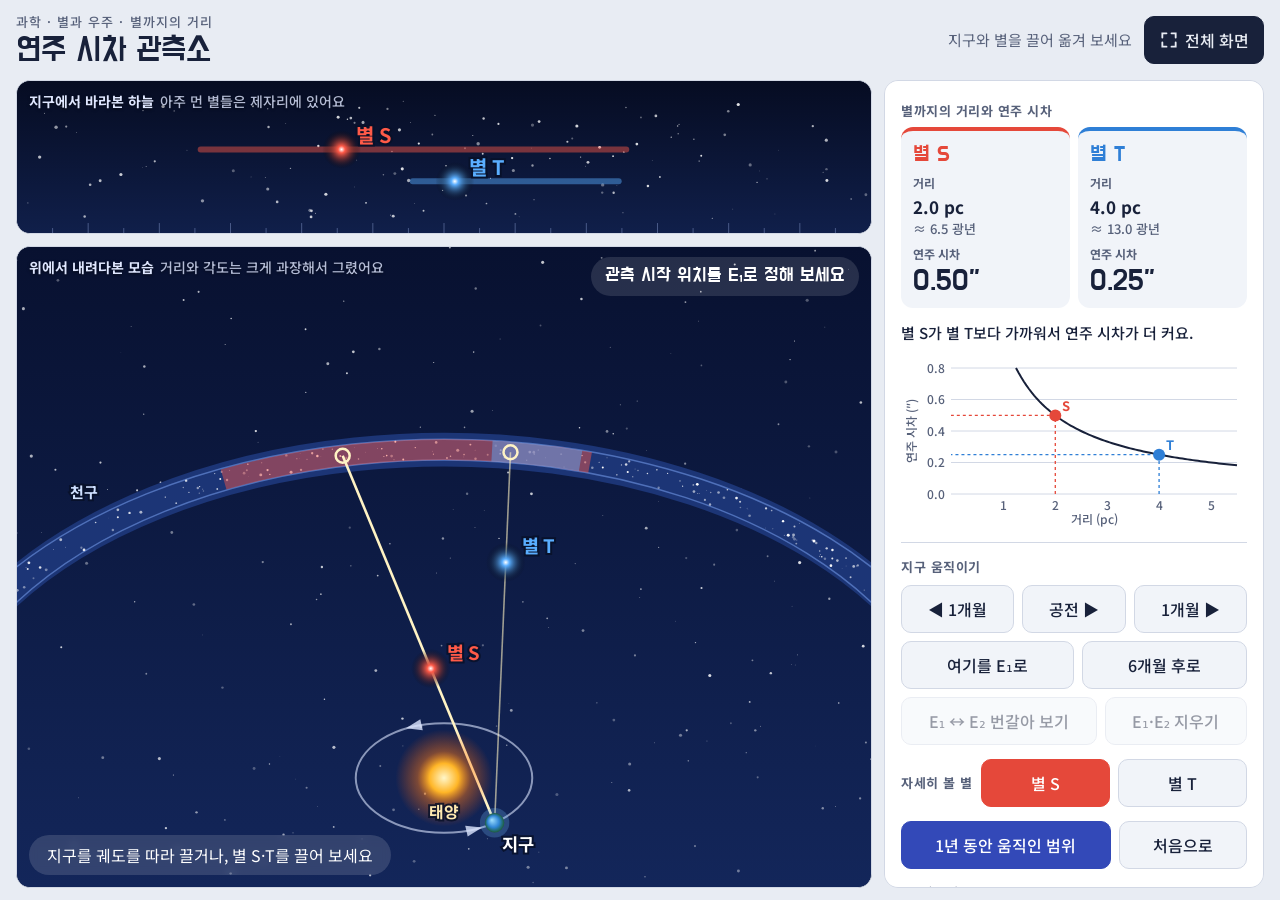
<file: earth_science/annual_parallax/index.html>
<!doctype html>
<html lang="ko">
<head>
<meta charset="utf-8">
<meta name="viewport" content="width=device-width,initial-scale=1,viewport-fit=cover">
<title>연주 시차 관측소</title>
<meta name="claude:viewport-fit-sides" content="cover">
<link rel="preconnect" href="https://fonts.googleapis.com">
<link rel="preconnect" href="https://fonts.gstatic.com" crossorigin>
<link rel="stylesheet" href="https://fonts.googleapis.com/css2?family=Do+Hyeon&family=Noto+Sans+KR:wght@400;500;700&display=swap">
<style>
/* Layout: 왼쪽 위 '지구에서 본 하늘' 띠 + 왼쪽 큰 '공전 궤도 그림', 오른쪽 조작·결과 패널 (전자칠판 16:9 기준) */
:root{
  --bg:#e8ecf3; --panel:#ffffff; --ink:#18213a; --muted:#57617a; --line:#d2d8e5; --chip:#f1f4f9;
  --accent:#3349b8; --s:#e5483a; --t:#2f7fd6;
  --display:"Do Hyeon","Noto Sans KR",system-ui,sans-serif;
  --body:"Noto Sans KR",system-ui,-apple-system,"Malgun Gothic",sans-serif;
}
@media (prefers-color-scheme:dark){:root:not([data-theme="light"]){
  --bg:#0e1322; --panel:#171e31; --ink:#e5eaf5; --muted:#9ba6c0; --line:#283149; --chip:#1f2740;
  --accent:#8b9cf4; --s:#ff7a6c; --t:#6db4ff; color-scheme:dark}}
:root[data-theme="dark"]{
  --bg:#0e1322; --panel:#171e31; --ink:#e5eaf5; --muted:#9ba6c0; --line:#283149; --chip:#1f2740;
  --accent:#8b9cf4; --s:#ff7a6c; --t:#6db4ff; color-scheme:dark}
html,body{height:100%}
body{background:var(--bg);color:var(--ink);font-family:var(--body);font-size:16px;line-height:1.5}
.app{height:100%;display:grid;grid-template-rows:auto minmax(0,1fr);gap:12px;box-sizing:border-box;
  padding-left:max(16px,env(safe-area-inset-left,0px));padding-right:max(16px,env(safe-area-inset-right,0px));padding-block:12px}
header{display:flex;align-items:center;justify-content:space-between;gap:12px;flex-wrap:wrap}
.eyebrow{font-size:13px;letter-spacing:.08em;color:var(--muted);font-weight:500}
h1{font-family:var(--display);font-weight:400;font-size:clamp(26px,2.6vw,38px);margin:0;line-height:1.1}
.headR{display:flex;align-items:center;gap:12px}
.hint{color:var(--muted);font-size:15px}
button{font:inherit;font-weight:500;color:var(--ink);background:var(--chip);border:1.5px solid var(--line);border-radius:10px;min-height:48px;padding:0 14px;
  cursor:pointer;display:inline-flex;align-items:center;justify-content:center;gap:6px;touch-action:manipulation}
button:hover{border-color:var(--muted)}
button:focus-visible,summary:focus-visible{outline:3px solid var(--accent);outline-offset:2px}
button:disabled{opacity:.45;cursor:not-allowed}
button[aria-pressed="true"]{background:var(--accent);border-color:var(--accent);color:#fff}
.fs{background:var(--ink);color:var(--bg);border-color:var(--ink)}
.fs svg{width:20px;height:20px}
main{display:grid;grid-template-columns:minmax(0,1fr) 380px;gap:12px;min-height:0}
.left{display:grid;grid-template-rows:minmax(90px,.24fr) minmax(0,1fr);gap:12px;min-height:0}
.stage{position:relative;border-radius:14px;overflow:hidden;min-height:0;background:#0b1633;border:1px solid var(--line)}
.stage canvas{position:absolute;inset:0;width:100%;height:100%;display:block;touch-action:none}
#diagWrap{cursor:pointer}
.cap{position:absolute;left:12px;top:10px;color:#dfe7ff;font-size:14px;font-weight:700;pointer-events:none;text-shadow:0 1px 3px rgba(0,0,0,.6)}
.cap span{font-weight:500;opacity:.8;margin-left:6px}
.dragHint{position:absolute;left:12px;bottom:12px;background:rgba(255,255,255,.14);color:#fff;padding:8px 18px;border-radius:999px;
  font-size:16px;pointer-events:none;transition:opacity .5s;white-space:nowrap;backdrop-filter:blur(4px)}
.dragHint.off{opacity:0}
.status{position:absolute;right:12px;top:10px;background:rgba(255,255,255,.12);color:#fff;border-radius:999px;padding:5px 14px;font-family:var(--display);font-size:clamp(17px,1.5vw,22px);pointer-events:none}
aside{background:var(--panel);border:1px solid var(--line);border-radius:14px;padding:16px;display:flex;flex-direction:column;gap:14px;overflow-y:auto;min-height:0}
.lbl{font-size:13px;font-weight:700;color:var(--muted);letter-spacing:.04em}
.cards{display:grid;grid-template-columns:1fr 1fr;gap:8px}
.card{background:var(--chip);border-radius:12px;padding:10px 12px;display:flex;flex-direction:column;gap:2px;border-top:4px solid var(--c)}
.card.S{--c:var(--s)}.card.T{--c:var(--t)}
.card .nm{font-family:var(--display);font-size:22px;color:var(--c);line-height:1.2}
.card .k{font-size:12px;color:var(--muted);font-weight:700;margin-top:4px}
.card .v small{display:block;font-weight:500;font-size:13px;color:var(--muted)}
.card .v{font-weight:700;font-variant-numeric:tabular-nums;font-size:17px}
.card .p{font-family:var(--display);font-size:30px;line-height:1.1;font-variant-numeric:tabular-nums}
.compare{margin:0;font-size:15px;font-weight:500}
.graphBox{position:relative;height:170px;flex:none}
.graphBox canvas{position:absolute;inset:0;width:100%;height:100%}
.row{display:flex;gap:8px;flex-wrap:wrap}
.row button{flex:1 1 auto}
.seg{display:grid;grid-template-columns:auto 1fr 1fr;gap:8px;align-items:center}
.seg button[aria-pressed="true"].bS{background:var(--s);border-color:var(--s)}
.seg button[aria-pressed="true"].bT{background:var(--t);border-color:var(--t)}
.note{font-size:13px;color:var(--muted);margin:0}
hr{border:0;border-top:1px solid var(--line);margin:0}
details{background:var(--chip);border-radius:10px;padding:8px 12px}
details+details{margin-top:6px}
summary{cursor:pointer;font-weight:500;font-size:15px;min-height:32px;display:flex;align-items:center}
details p{margin:6px 0 2px;font-size:15px;color:var(--accent);font-weight:700}
.toast{position:fixed;left:50%;bottom:max(20px,env(safe-area-inset-bottom,0px));transform:translateX(-50%);background:var(--ink);color:var(--bg);padding:10px 18px;border-radius:10px;font-size:15px;max-width:min(90vw,520px);text-align:center;z-index:9}
@media (max-width:900px),(max-height:600px){
  html,body{height:auto}.app{height:auto}
  main{grid-template-columns:minmax(0,1fr)}
  .left{grid-template-rows:auto auto}
  #skyWrap{aspect-ratio:4/1;max-width:100%}
  #diagWrap{aspect-ratio:1/1;max-width:100%}
  .hint{display:none}
}
@media (max-width:600px){.cap span{display:none}}
@media (prefers-reduced-motion:reduce){.dragHint{transition:none}}
</style>
<style>*{box-sizing:border-box}body{margin:0}</style>
</head>
<body>


<div class="app">
  <header>
    <div>
      <div class="eyebrow">과학 · 별과 우주 · 별까지의 거리</div>
      <h1>연주 시차 관측소</h1>
    </div>
    <div class="headR">
      <span class="hint">지구와 별을 끌어 옮겨 보세요</span>
      <button class="fs" id="fsBtn" type="button" aria-label="전체 화면">
        <svg viewBox="0 0 24 24" fill="none" stroke="currentColor" stroke-width="2.2" stroke-linecap="round" aria-hidden="true"><path id="fsIcon" d="M4 9V4h5M20 9V4h-5M4 15v5h5M20 15v5h-5"/></svg>
        <span id="fsLabel">전체 화면</span>
      </button>
    </div>
  </header>

  <main>
    <div class="left">
      <section class="stage" id="skyWrap" aria-label="지구에서 바라본 하늘">
        <canvas id="sky"></canvas>
        <div class="cap">지구에서 바라본 하늘<span>아주 먼 별들은 제자리에 있어요</span></div>
      </section>
      <section class="stage" id="diagWrap" aria-label="지구 공전 궤도와 별의 위치 그림. 지구와 별을 끌어 옮길 수 있습니다.">
        <canvas id="diag"></canvas>
        <div class="cap">위에서 내려다본 모습<span>거리와 각도는 크게 과장해서 그렸어요</span></div>
        <div class="status" id="status">E₁</div>
        <div class="dragHint" id="dragHint">지구를 궤도를 따라 끌거나, 별 S·T를 끌어 보세요</div>
      </section>
    </div>

    <aside>
      <div>
        <span class="lbl">별까지의 거리와 연주 시차</span>
        <div class="cards" style="margin-top:6px">
          <div class="card S"><span class="nm">별 S</span><span class="k">거리</span><span class="v" id="dS">2.0 pc</span><span class="k">연주 시차</span><span class="p" id="pS">0.50″</span></div>
          <div class="card T"><span class="nm">별 T</span><span class="k">거리</span><span class="v" id="dT">4.0 pc</span><span class="k">연주 시차</span><span class="p" id="pT">0.25″</span></div>
        </div>
      </div>
      <p class="compare" id="compare">별 S가 별 T보다 가까워서 연주 시차가 더 커요.</p>
      <div class="graphBox"><canvas id="graph" aria-label="거리와 연주 시차 그래프"></canvas></div>
      <hr>
      <div style="display:flex;flex-direction:column;gap:8px">
        <span class="lbl">지구 움직이기</span>
        <div class="row">
          <button type="button" id="mPrev" aria-label="1개월 전으로">◀ 1개월</button>
          <button type="button" id="play" aria-pressed="false">공전 ▶</button>
          <button type="button" id="mNext" aria-label="1개월 후로">1개월 ▶</button>
        </div>
        <div class="row">
          <button type="button" id="setE1">여기를 E₁로</button>
          <button type="button" id="half">6개월 후로</button>
        </div>
        <div class="row"><button type="button" id="blink" aria-pressed="false" disabled>E₁ ↔ E₂ 번갈아 보기</button><button type="button" id="clearE" disabled>E₁·E₂ 지우기</button></div>
      </div>
      <div class="seg">
        <span class="lbl">자세히 볼 별</span>
        <button type="button" class="bS" id="fS" aria-pressed="true">별 S</button>
        <button type="button" class="bT" id="fT" aria-pressed="false">별 T</button>
      </div>
      <div class="row">
        <button type="button" id="trace" aria-pressed="true">1년 동안 움직인 범위</button>
        <button type="button" id="reset">처음으로</button>
      </div>
      <p class="note">1 pc(파섹)은 연주 시차가 1″인 별까지의 거리로, 약 3.26 광년이에요. 1″ = 1/3600°</p>
      <hr>
      <div>
        <span class="lbl">스스로 확인하기</span>
        <div style="margin-top:6px">
          <details><summary>1. 별 S를 지구에서 더 멀리 옮기면 연주 시차는?</summary><p>작아져요. 연주 시차는 별까지의 거리에 반비례해요.</p></details>
          <details><summary>2. 연주 시차가 0.5″인 별까지의 거리는?</summary><p>1 ÷ 0.5 = 2 pc (약 6.5 광년)</p></details>
          <details><summary>3. 왜 6개월 간격으로 관측할까요?</summary><p>지구가 태양 반대편에 가서 두 관측 위치가 가장 멀어지므로 시차가 가장 크게 나타나요.</p></details>
        </div>
      </div>
    </aside>
  </main>
</div>
<div class="toast" id="toast" hidden></div>

<script>
(()=>{
if(!CanvasRenderingContext2D.prototype.roundRect)CanvasRenderingContext2D.prototype.roundRect=function(x,y,w,h){this.rect(x,y,w,h);};
const D2R=Math.PI/180, RC=6, DMIN=1.5, DMAX=5, K=0.62, TAU=Math.PI*2;
const COL={S:'#ff5a48',T:'#5aaeff'};
const INIT={a:-55*D2R,e1:-55*D2R,S:{x:-0.15,y:2.0},T:{x:0.7,y:3.94}};
const st={a:INIT.a,e1:INIT.e1,hasE1:false,S:{...INIT.S},T:{...INIT.T},focus:'S',trace:true,play:false,anim:null,blink:false,phase:0,dirty:true};
const $=id=>document.getElementById(id);
const FONT=()=>getComputedStyle(document.body).fontFamily;

/* ---------- 기하 ---------- */
const earth=a=>({x:Math.cos(a),y:Math.sin(a)});
const dist=p=>Math.hypot(p.x,p.y);
function apparent(E,P){const dx=P.x-E.x,dy=P.y-E.y,A=dx*dx+dy*dy,B=2*(E.x*dx+E.y*dy),C=E.x*E.x+E.y*E.y-RC*RC;const t=(-B+Math.sqrt(B*B-4*A*C))/(2*A);return{x:E.x+t*dx,y:E.y+t*dy};}
const dirAngle=(E,P)=>Math.atan2(P.y-E.y,P.x-E.x);
const norm=a=>((a%TAU)+TAU)%TAU;
const curA=()=>st.blink?(st.phase?st.e1+Math.PI:st.e1):st.a;

/* ---------- 캔버스 ---------- */
const dc=$('diag'),sc=$('sky'),gc=$('graph');const DX=dc.getContext('2d'),SX=sc.getContext('2d'),GX=gc.getContext('2d');
let dz={w:1,h:1,d:1},sz={w:1,h:1,d:1},gz={w:1,h:1,d:1};const G={};
function fit(cv){const r=cv.getBoundingClientRect(),d=Math.min(window.devicePixelRatio||1,2);cv.width=Math.max(1,Math.round(r.width*d));cv.height=Math.max(1,Math.round(r.height*d));return{w:r.width,h:r.height,d};}
const ro=new ResizeObserver(()=>{dz=fit(dc);sz=fit(sc);gz=fit(gc);layout();st.dirty=true;});[dc,sc,gc].forEach(x=>ro.observe(x));
function layout(){const{w,h}=dz;G.s=Math.min(w*.62/RC,(h-84)/((RC+1.15)*K));G.cx=w/2;G.sy=h-1.15*K*G.s-46;}
const scr=(x,y)=>({x:G.cx+x*G.s,y:G.sy-y*G.s*K});
const world=(px,py)=>({x:(px-G.cx)/G.s,y:(G.sy-py)/(G.s*K)});

let seed=11;const rnd=()=>((seed=(seed*16807)%2147483647)/2147483647);
const BGSTARS=Array.from({length:220},()=>({x:rnd(),y:rnd(),r:rnd()*1.3+.3,a:rnd()*.6+.25}));
const BAND=Array.from({length:260},()=>({t:12+rnd()*156,o:(rnd()-.5)*.34,r:rnd()*1.2+.3,a:rnd()*.7+.3}));
const SKY=Array.from({length:150},()=>({th:20+rnd()*140,y:rnd(),r:rnd()*1.4+.3,a:rnd()*.6+.3}));

function glow(c,x,y,r,col){const g=c.createRadialGradient(x,y,0,x,y,r*3.2);g.addColorStop(0,'#ffffff');g.addColorStop(.18,col);g.addColorStop(1,'rgba(0,0,0,0)');c.fillStyle=g;c.beginPath();c.arc(x,y,r*3.2,0,TAU);c.fill();}
function label(c,t,x,y,col,size,align){c.font=`700 ${size}px ${FONT()}`;c.textAlign=align||'center';c.textBaseline='middle';c.lineWidth=4;c.strokeStyle='rgba(8,16,40,.85)';c.strokeText(t,x,y);c.fillStyle=col;c.fillText(t,x,y);}
function line(c,a,b,col,w,dash){c.beginPath();c.moveTo(a.x,a.y);c.lineTo(b.x,b.y);c.strokeStyle=col;c.lineWidth=w;c.setLineDash(dash||[]);c.stroke();c.setLineDash([]);}
function ang(c,P,v1,v2,r){let a1=Math.atan2(v1.y,v1.x),a2=Math.atan2(v2.y,v2.x);let d=a2-a1;while(d>Math.PI)d-=TAU;while(d<-Math.PI)d+=TAU;return{a1,d,draw(){c.beginPath();c.arc(P.x,P.y,r,a1,a1+d,d<0);}};}
const unit=(a,b)=>{const dx=b.x-a.x,dy=b.y-a.y,l=Math.hypot(dx,dy)||1;return{x:dx/l,y:dy/l};};
function appRange(P){let mn=1e9,mx=-1e9;for(let i=0;i<120;i++){const A=apparent(earth(i/120*TAU),P),t=Math.atan2(A.y,A.x);mn=Math.min(mn,t);mx=Math.max(mx,t);}return[mn,mx];}

function drawDiag(){const{w,h,d}=dz,c=DX;c.setTransform(d,0,0,d,0,0);
 const bg=c.createLinearGradient(0,0,0,h);bg.addColorStop(0,'#081130');bg.addColorStop(1,'#13265a');c.fillStyle=bg;c.fillRect(0,0,w,h);
 for(const s of BGSTARS){c.globalAlpha=s.a;c.fillStyle='#fff';c.beginPath();c.arc(s.x*w,s.y*h,s.r,0,TAU);c.fill();}c.globalAlpha=1;
 const s=G.s,rx=RC*s,ry=RC*K*s,bw=Math.max(18,s*.38);
 // 천구
 c.beginPath();c.ellipse(G.cx,G.sy,rx,ry,0,-168*D2R,-12*D2R);c.strokeStyle='#1c3576';c.lineWidth=bw;c.stroke();
 for(const e of [RC-.19,RC+.19]){c.beginPath();c.ellipse(G.cx,G.sy,e*s,e*K*s,0,-168*D2R,-12*D2R);c.strokeStyle='rgba(120,160,240,.55)';c.lineWidth=1.5;c.stroke();}
 for(const b of BAND){const p=scr((RC+b.o)*Math.cos(b.t*D2R),(RC+b.o)*Math.sin(b.t*D2R));c.globalAlpha=b.a;c.fillStyle='#fff';c.beginPath();c.arc(p.x,p.y,b.r,0,TAU);c.fill();}c.globalAlpha=1;
 const lp=scr((RC+.62)*Math.cos(128*D2R),(RC+.62)*Math.sin(128*D2R));label(c,'천구',lp.x,lp.y,'#cfe0ff',Math.max(14,s*.17));
 // 1년 범위
 if(st.trace)for(const k of['S','T']){const[mn,mx]=appRange(st[k]);c.beginPath();c.ellipse(G.cx,G.sy,rx,ry,0,-mx,-mn);c.strokeStyle=k==='S'?'rgba(255,90,72,.45)':'rgba(90,174,255,.45)';c.lineWidth=bw*.62;c.stroke();}
 // 궤도
 c.beginPath();c.ellipse(G.cx,G.sy,s,K*s,0,0,TAU);c.strokeStyle='rgba(220,230,255,.6)';c.lineWidth=2;c.stroke();
 for(const a of[Math.PI*.5+.35,Math.PI*1.5+.35]){const p=scr(Math.cos(a),Math.sin(a)),dv={x:-Math.sin(a)*s,y:-Math.cos(a)*K*s},l=Math.hypot(dv.x,dv.y),u={x:dv.x/l,y:dv.y/l},n={x:-u.y,y:u.x},z=8;
  c.beginPath();c.moveTo(p.x+u.x*z,p.y+u.y*z);c.lineTo(p.x-u.x*z+n.x*z*.7,p.y-u.y*z+n.y*z*.7);c.lineTo(p.x-u.x*z-n.x*z*.7,p.y-u.y*z-n.y*z*.7);c.closePath();c.fillStyle='rgba(220,230,255,.8)';c.fill();}
 const sun=scr(0,0);
 const a=curA(),E=earth(a),Es=scr(E.x,E.y),E1=earth(st.e1),E2=earth(st.e1+Math.PI),E1s=scr(E1.x,E1.y),E2s=scr(E2.x,E2.y);
 const fs=Math.max(14,Math.min(20,s*.2));
 // 선
 for(const k of['T','S']){const P=st[k],Ps=scr(P.x,P.y),foc=st.focus===k,col=COL[k];
  if(st.hasE1){line(c,sun,Ps,col,1.8,[6,6]);for(const[Ex,nm]of[[E1,'₁'],[E2,'₂']]){const A=apparent(Ex,P),As=scr(A.x,A.y),Exs=scr(Ex.x,Ex.y);c.globalAlpha=foc?.75:.4;line(c,Exs,As,col,foc?2:1.4);c.globalAlpha=1;
    glow(c,As.x,As.y,3,col);const o=unit(sun,As);label(c,k+nm,As.x+o.x*bw*.95,As.y+o.y*bw*.95,col,fs,'center');}}
  const A=apparent(E,P),As=scr(A.x,A.y);c.globalAlpha=foc?1:.6;line(c,Es,As,'#fff3c4',foc?2.6:1.6);c.globalAlpha=1;
  c.beginPath();c.arc(As.x,As.y,7,0,TAU);c.strokeStyle='#fff3c4';c.lineWidth=2.5;c.stroke();}
 // 각
 if(st.hasE1){const P=st[st.focus],Ps=scr(P.x,P.y),u1=unit(Ps,E1s),u2=unit(Ps,E2s),us=unit(Ps,sun),col=COL[st.focus];
  const r=Math.max(26,s*.34);const A1=ang(c,Ps,u1,u2,r);A1.draw();c.strokeStyle='#ffffff';c.lineWidth=2;c.stroke();
  const A2=ang(c,Ps,u1,us,r*.72);c.beginPath();c.moveTo(Ps.x,Ps.y);c.arc(Ps.x,Ps.y,r*.72,A2.a1,A2.a1+A2.d,A2.d<0);c.closePath();c.fillStyle=col;c.globalAlpha=.5;c.fill();c.globalAlpha=1;
  const lead=(aMid,rr,txt,side)=>{const px=Ps.x+Math.cos(aMid)*rr,py=Ps.y+Math.sin(aMid)*rr,tx=Ps.x+(side*Math.max(70,s*.95)),ty=py+(side<0?-6:16);c.beginPath();c.moveTo(px,py);c.lineTo(tx,ty);c.strokeStyle='rgba(255,255,255,.8)';c.lineWidth=1.2;c.stroke();label(c,txt,tx+side*6,ty,'#ffffff',fs*.95,side<0?'right':'left');};
  lead(A1.a1+A1.d*.5,r,'시차',-1);lead(A2.a1+A2.d*.5,r*.6,'연주 시차',1);}
 // 태양
 const sg=c.createRadialGradient(sun.x,sun.y,0,sun.x,sun.y,s*.55);sg.addColorStop(0,'#fff6c9');sg.addColorStop(.3,'#ffb627');sg.addColorStop(.55,'rgba(255,120,20,.45)');sg.addColorStop(1,'rgba(255,90,0,0)');
 c.fillStyle=sg;c.beginPath();c.arc(sun.x,sun.y,s*.55,0,TAU);c.fill();label(c,'태양',sun.x,sun.y+s*.38,'#ffe9b0',fs*.9);
 // E1, E2 표시
 if(st.hasE1)for(const[p,t]of[[E1s,'E₁'],[E2s,'E₂']]){c.beginPath();c.arc(p.x,p.y,11,0,TAU);c.setLineDash([3,3]);c.strokeStyle='rgba(180,220,255,.9)';c.lineWidth=2;c.stroke();c.setLineDash([]);
   const o=unit(sun,p);label(c,t,p.x+o.x*30,p.y+o.y*24,'#cfe6ff',fs);}
 // 별
 for(const k of['T','S']){const P=st[k],Ps=scr(P.x,P.y);glow(c,Ps.x,Ps.y,Math.max(5,s*.07),COL[k]);label(c,'별 '+k,Ps.x+16,Ps.y-16,COL[k],fs*1.05,'left');}
 // 지구
 const er=Math.max(9,s*.11),eg=c.createRadialGradient(Es.x-er*.3,Es.y-er*.3,0,Es.x,Es.y,er);eg.addColorStop(0,'#9fe0ff');eg.addColorStop(.6,'#2f86d6');eg.addColorStop(1,'#1d5d3a');
 c.beginPath();c.arc(Es.x,Es.y,er+5,0,TAU);c.fillStyle='rgba(120,190,255,.25)';c.fill();c.beginPath();c.arc(Es.x,Es.y,er,0,TAU);c.fillStyle=eg;c.fill();
 const eo=unit(sun,Es);label(c,'지구',Es.x+eo.x*(er+22),Es.y+eo.y*(er+14)+(eo.y<0?-4:6),'#ffffff',fs);}

function drawSky(){const{w,h,d}=sz,c=SX;c.setTransform(d,0,0,d,0,0);
 const g=c.createLinearGradient(0,0,0,h);g.addColorStop(0,'#060c22');g.addColorStop(1,'#101f4a');c.fillStyle=g;c.fillRect(0,0,w,h);
 const X=th=>w*(150-th)/120;
 for(const s of SKY){c.globalAlpha=s.a;c.fillStyle='#fff';c.beginPath();c.arc(X(s.th),20+s.y*(h-34),s.r,0,TAU);c.fill();}c.globalAlpha=1;
 c.strokeStyle='rgba(180,200,255,.35)';c.lineWidth=1;for(let t=30;t<=150;t+=5){const x=X(t),l=t%10?5:10;c.beginPath();c.moveTo(x,h);c.lineTo(x,h-l);c.stroke();}
 const E=earth(curA()),fs=Math.max(14,Math.min(20,h*.16));
 for(const k of['S','T']){const P=st[k],y=k==='S'?h*.45:h*.66;
  if(st.trace){let mn=1e9,mx=-1e9;for(let i=0;i<120;i++){const t=dirAngle(earth(i/120*TAU),P)/D2R;mn=Math.min(mn,t);mx=Math.max(mx,t);}c.strokeStyle=k==='S'?'rgba(255,90,72,.45)':'rgba(90,174,255,.45)';c.lineWidth=6;c.lineCap='round';c.beginPath();c.moveTo(X(mx),y);c.lineTo(X(mn),y);c.stroke();c.lineCap='butt';}
  if(st.hasE1)for(const[Ex,nm]of[[earth(st.e1),'₁'],[earth(st.e1+Math.PI),'₂']]){const x=X(dirAngle(Ex,P)/D2R);c.beginPath();c.arc(x,y,6,0,TAU);c.strokeStyle=COL[k];c.lineWidth=1.5;c.setLineDash([2,3]);c.stroke();c.setLineDash([]);label(c,k+nm,x,y+18,COL[k],fs*.8);}
  const x=X(dirAngle(E,P)/D2R);glow(c,x,y,Math.max(4,h*.04),COL[k]);label(c,'별 '+k,x+14,y-14,COL[k],fs,'left');}}

function drawGraph(){const{w,h,d}=gz,c=GX;c.setTransform(d,0,0,d,0,0);c.clearRect(0,0,w,h);
 const cs=getComputedStyle(document.documentElement),ink=cs.getPropertyValue('--ink').trim(),mut=cs.getPropertyValue('--muted').trim(),ln=cs.getPropertyValue('--line').trim();
 const L=50,R=10,T=10,B=34,X=v=>L+v/5.5*(w-L-R),Y=v=>h-B-v/.8*(h-T-B);
 c.font=`500 12px ${FONT()}`;c.fillStyle=mut;c.strokeStyle=ln;c.lineWidth=1;c.textBaseline='middle';
 for(const v of[0,.2,.4,.6,.8]){c.beginPath();c.moveTo(L,Y(v));c.lineTo(w-R,Y(v));c.stroke();c.textAlign='right';c.fillText(v.toFixed(1),L-6,Y(v));}
 c.textAlign='center';c.textBaseline='top';for(const v of[1,2,3,4,5]){c.fillText(v,X(v),h-B+5);}
 c.fillText('거리 (pc)',(L+w-R)/2,h-15);c.save();c.translate(10,(T+h-B)/2);c.rotate(-Math.PI/2);c.textBaseline='middle';c.fillText('연주 시차 (″)',0,0);c.restore();
 c.beginPath();for(let v=1.25;v<=5.5;v+=.05)c.lineTo(X(v),Y(1/v));c.strokeStyle=ink;c.lineWidth=2;c.stroke();
 const cs2={S:cs.getPropertyValue('--s').trim(),T:cs.getPropertyValue('--t').trim()};
 for(const k of['S','T']){const dd=dist(st[k]),p=1/dd;c.setLineDash([3,3]);c.strokeStyle=cs2[k];c.lineWidth=1.3;c.beginPath();c.moveTo(X(dd),h-B);c.lineTo(X(dd),Y(p));c.lineTo(L,Y(p));c.stroke();c.setLineDash([]);
  c.beginPath();c.arc(X(dd),Y(p),6,0,TAU);c.fillStyle=cs2[k];c.fill();c.font=`700 13px ${FONT()}`;c.textAlign='left';c.textBaseline='bottom';c.fillText(k,X(dd)+7,Y(p)-3);}}

/* ---------- UI ---------- */
function months(){if(!st.hasE1)return null;const m=norm(curA()-st.e1)/TAU*12;return m;}
function sync(){for(const k of['S','T']){const dd=dist(st[k]);$('d'+k).innerHTML=`${dd.toFixed(1)} pc <small>≈ ${(dd*3.26).toFixed(1)} 광년</small>`;$('p'+k).textContent=(1/dd).toFixed(2)+'″';}
 const dS=dist(st.S),dT=dist(st.T);$('compare').textContent=Math.abs(dS-dT)<.05?'두 별의 거리가 같아서 연주 시차도 같아요.':(dS<dT?'별 S가 별 T보다 가까워서 연주 시차가 더 커요.':'별 T가 별 S보다 가까워서 연주 시차가 더 커요.');
 const m=months();let t;if(m==null)t='관측 시작 위치를 E₁로 정해 보세요';else{const r=Math.round(m*10)/10;t=Math.abs(r)<.05||Math.abs(r-12)<.05?'E₁ (관측 시작)':Math.abs(r-6)<.05?'E₂ (6개월 후)':`E₁에서 ${r%1?r.toFixed(1):r}개월 후`;}$('status').textContent=t;
 $('fS').setAttribute('aria-pressed',st.focus==='S');$('fT').setAttribute('aria-pressed',st.focus==='T');$('trace').setAttribute('aria-pressed',st.trace);
 $('play').setAttribute('aria-pressed',st.play);$('play').textContent=st.play?'멈춤 ❚❚':'공전 ▶';$('blink').setAttribute('aria-pressed',st.blink);$('blink').disabled=!st.hasE1;$('clearE').disabled=!st.hasE1;$('setE1').textContent=st.hasE1?'여기를 E₁로 다시':'여기를 E₁로';st.dirty=true;}
function stopAll(){st.play=false;st.anim=null;if(st.blink){st.blink=false;clearInterval(blinkT);}}
function hideHint(){$('dragHint').classList.add('off');}
function animateTo(target){const from=st.a;st.anim={from,to:target,t0:performance.now(),dur:1400};}
let blinkT=null;
$('mPrev').onclick=()=>{stopAll();animateTo(st.a-TAU/12);sync();};
$('mNext').onclick=()=>{stopAll();animateTo(st.a+TAU/12);sync();};
$('play').onclick=()=>{const p=!st.play;stopAll();st.play=p;hideHint();sync();};
$('setE1').onclick=()=>{stopAll();st.e1=st.a;st.hasE1=true;sync();};
$('half').onclick=()=>{stopAll();animateTo(st.a+Math.PI);hideHint();sync();};
$('blink').onclick=()=>{if(!st.hasE1)return;if(st.blink){st.blink=false;clearInterval(blinkT);st.a=st.e1;}else{stopAll();st.blink=true;st.phase=1;blinkT=setInterval(()=>{st.phase^=1;sync();},900);}sync();};
$('clearE').onclick=()=>{stopAll();st.hasE1=false;sync();};
$('fS').onclick=()=>{st.focus='S';sync();};$('fT').onclick=()=>{st.focus='T';sync();};
$('trace').onclick=()=>{st.trace=!st.trace;sync();};
$('reset').onclick=()=>{stopAll();Object.assign(st,{a:INIT.a,e1:INIT.e1,hasE1:false,S:{...INIT.S},T:{...INIT.T},focus:'S',trace:true});$('dragHint').classList.remove('off');sync();};

let drag=null;
dc.addEventListener('pointerdown',e=>{const r=dc.getBoundingClientRect(),px=e.clientX-r.left,py=e.clientY-r.top;
 for(const k of['S','T']){const p=scr(st[k].x,st[k].y);if(Math.hypot(px-p.x,py-p.y)<30){drag=k;break;}}
 if(!drag){const Es=scr(Math.cos(curA()),Math.sin(curA())),w=world(px,py);if(Math.hypot(px-Es.x,py-Es.y)<34||Math.abs(Math.hypot(w.x,w.y)-1)<.45)drag='E';}
 if(!drag)return;stopAll();hideHint();if(drag==='S'||drag==='T')st.focus=drag;dc.setPointerCapture(e.pointerId);move(px,py);});
function move(px,py){const w=world(px,py);
 if(drag==='E'){const a=Math.atan2(w.y,w.x);let d=a-norm(st.a);while(d>Math.PI)d-=TAU;while(d<-Math.PI)d+=TAU;st.a+=d;}
 else{let x=Math.max(-2.6,Math.min(2.6,w.x)),y=Math.max(1.3,w.y);const l=Math.hypot(x,y),cl=Math.max(DMIN,Math.min(DMAX,l));x*=cl/l;y*=cl/l;if(y<1.3){y=1.3;x=Math.sign(x)*Math.sqrt(Math.max(0,cl*cl-1.69));}st[drag]={x,y};}
 sync();}
dc.addEventListener('pointermove',e=>{if(!drag)return;const r=dc.getBoundingClientRect();move(e.clientX-r.left,e.clientY-r.top);});
const end=()=>{drag=null;};dc.addEventListener('pointerup',end);dc.addEventListener('pointercancel',end);
document.addEventListener('keydown',e=>{const k=e.key;if(e.target.tagName==='SUMMARY')return;
 if(k==='ArrowLeft'||k==='ArrowRight'){stopAll();st.a+=(k==='ArrowRight'?1:-1)*TAU/72;sync();e.preventDefault();}
 else if(k===' '){$('play').click();e.preventDefault();}else if(k==='f'||k==='F')toggleFS();else if(k==='b'||k==='B')$('blink').click();});

function toast(t){const el=$('toast');el.textContent=t;el.hidden=false;clearTimeout(toast.t);toast.t=setTimeout(()=>el.hidden=true,3500);}
const fsEl=()=>document.fullscreenElement||document.webkitFullscreenElement;
async function toggleFS(){try{if(fsEl()){await(document.exitFullscreen?document.exitFullscreen():document.webkitExitFullscreen());}
 else{const el=document.documentElement;if(el.requestFullscreen)await el.requestFullscreen();else if(el.webkitRequestFullscreen)el.webkitRequestFullscreen();else throw new Error('no');}}
 catch(err){toast('이 화면에서는 전체 화면을 열 수 없어요. 브라우저에서 F11 키를 눌러 주세요.');}}
$('fsBtn').onclick=toggleFS;
const fsChange=()=>{const on=!!fsEl();$('fsLabel').textContent=on?'전체 화면 끝내기':'전체 화면';$('fsIcon').setAttribute('d',on?'M9 4v5H4M15 4v5h5M9 20v-5H4M15 20v-5h5':'M4 9V4h5M20 9V4h-5M4 15v5h5M20 15v5h-5');};
document.addEventListener('fullscreenchange',fsChange);document.addEventListener('webkitfullscreenchange',fsChange);
matchMedia('(prefers-color-scheme: dark)').addEventListener?.('change',()=>{st.dirty=true;});

let last=performance.now();
function loop(t){const dt=Math.min(.1,(t-last)/1000);last=t;
 if(st.play){st.a+=dt*TAU/12;sync();}
 if(st.anim){const q=Math.min(1,(t-st.anim.t0)/st.anim.dur),e=q<.5?2*q*q:1-Math.pow(-2*q+2,2)/2;st.a=st.anim.from+(st.anim.to-st.anim.from)*e;if(q>=1)st.anim=null;sync();}
 if(st.dirty&&dz.w>1){drawDiag();drawSky();drawGraph();st.dirty=false;}requestAnimationFrame(loop);}
dz=fit(dc);sz=fit(sc);gz=fit(gc);layout();sync();requestAnimationFrame(loop);
if(document.fonts)document.fonts.ready.then(()=>{st.dirty=true;});
})();
</script>

</body>
</html>
</file>
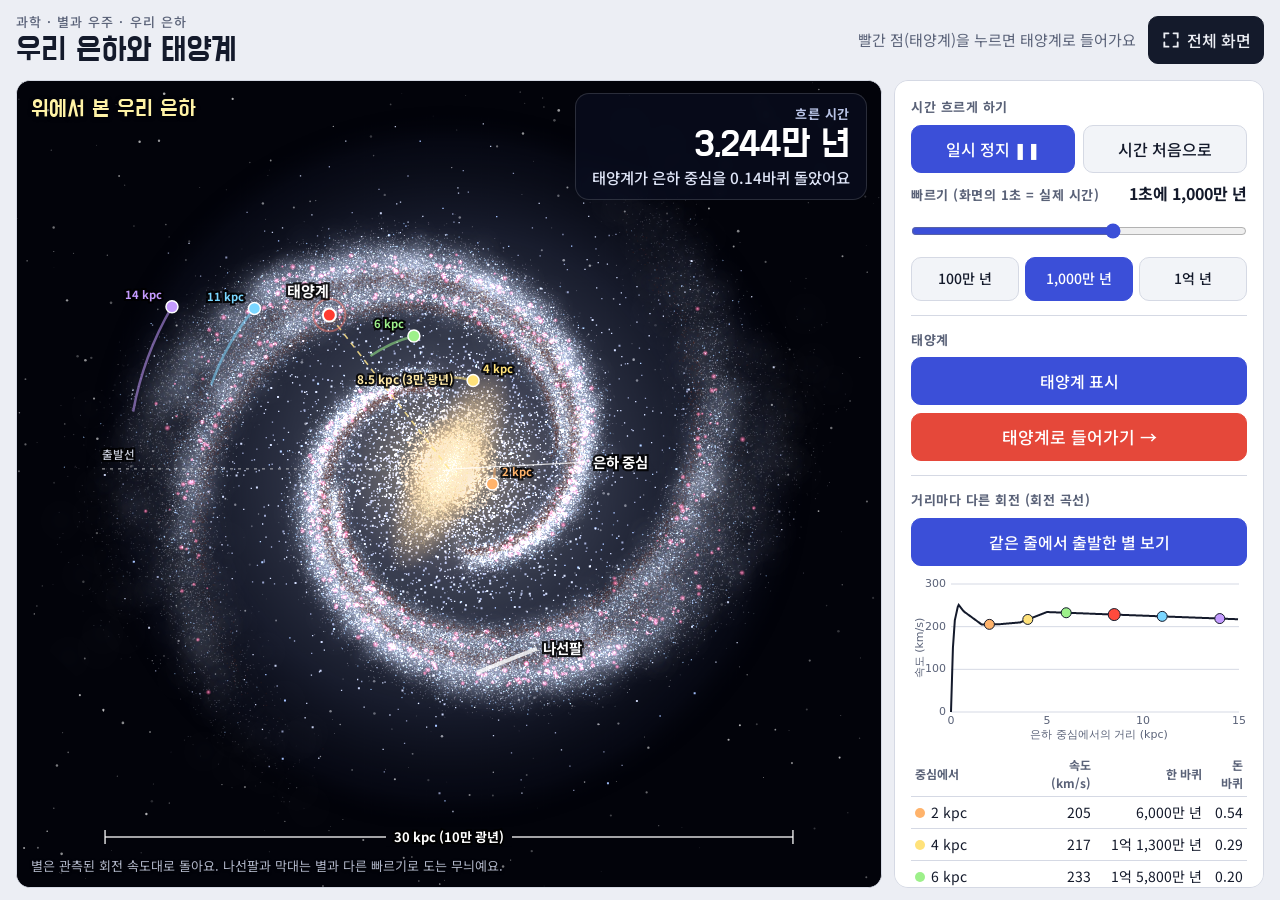
<file: earth_science/milky_way/index.html>
<!doctype html>
<html lang="ko">
<head>
<meta charset="utf-8">
<meta name="viewport" content="width=device-width,initial-scale=1,viewport-fit=cover">
<title>우리 은하와 태양계</title>
<meta name="claude:viewport-fit-sides" content="cover">
<link rel="preconnect" href="https://fonts.googleapis.com">
<link rel="preconnect" href="https://fonts.gstatic.com" crossorigin>
<link rel="stylesheet" href="https://fonts.googleapis.com/css2?family=Do+Hyeon&family=Noto+Sans+KR:wght@400;500;700&display=swap">
<style>
/* Layout: 왼쪽 큰 우주 화면(은하 ↔ 태양계 전환, 시간 표시는 화면 위에), 오른쪽 조작 패널 (전자칠판 16:9 기준) */
:root{
  --bg:#eceef4; --panel:#ffffff; --ink:#141a2b; --muted:#5a6278; --line:#d5d9e4; --chip:#f2f4f8;
  --accent:#3b4fd8; --sun:#e5483a;
  --display:"Do Hyeon","Noto Sans KR",system-ui,sans-serif;
  --body:"Noto Sans KR",system-ui,-apple-system,"Malgun Gothic",sans-serif;
}
@media (prefers-color-scheme:dark){:root:not([data-theme="light"]){
  --bg:#0b0e18; --panel:#151a2a; --ink:#e6eaf4; --muted:#9aa3bb; --line:#262e45; --chip:#1d2337;
  --accent:#9aa8ff; --sun:#ff7a6c; color-scheme:dark}}
:root[data-theme="dark"]{
  --bg:#0b0e18; --panel:#151a2a; --ink:#e6eaf4; --muted:#9aa3bb; --line:#262e45; --chip:#1d2337;
  --accent:#9aa8ff; --sun:#ff7a6c; color-scheme:dark}
[hidden]{display:none!important}
html,body{height:100%}
body{background:var(--bg);color:var(--ink);font-family:var(--body);font-size:16px;line-height:1.5}
.app{height:100%;display:grid;grid-template-rows:auto minmax(0,1fr);gap:12px;box-sizing:border-box;
  padding-left:max(16px,env(safe-area-inset-left,0px));padding-right:max(16px,env(safe-area-inset-right,0px));padding-block:12px}
header{display:flex;align-items:center;justify-content:space-between;gap:12px;flex-wrap:wrap}
.eyebrow{font-size:13px;letter-spacing:.08em;color:var(--muted);font-weight:500}
h1{font-family:var(--display);font-weight:400;font-size:clamp(26px,2.6vw,38px);margin:0;line-height:1.1}
.headR{display:flex;align-items:center;gap:12px}
.hint{color:var(--muted);font-size:15px}
button{font:inherit;font-weight:500;color:var(--ink);background:var(--chip);border:1.5px solid var(--line);border-radius:10px;min-height:48px;padding:0 12px;
  cursor:pointer;display:inline-flex;align-items:center;justify-content:center;gap:6px;touch-action:manipulation}
button:hover{border-color:var(--muted)}
button:focus-visible,input:focus-visible,tr:focus-visible{outline:3px solid var(--accent);outline-offset:2px}
button[aria-pressed="true"]{background:var(--accent);border-color:var(--accent);color:var(--panel)}
.fs{background:var(--ink);color:var(--bg);border-color:var(--ink)}
.fs svg{width:20px;height:20px}
main{display:grid;grid-template-columns:minmax(0,1fr) 370px;gap:12px;min-height:0}
.stage{position:relative;border-radius:14px;overflow:hidden;min-height:0;background:#02030a;border:1px solid var(--line)}
.stage canvas{position:absolute;inset:0;width:100%;height:100%;display:block;touch-action:none}
.cap{position:absolute;left:14px;top:12px;color:#fff3a6;font-family:var(--display);font-size:clamp(20px,1.8vw,28px);pointer-events:none;text-shadow:0 1px 4px rgba(0,0,0,.8)}
.clock{position:absolute;right:14px;top:12px;background:rgba(10,14,32,.72);border:1px solid rgba(255,255,255,.14);border-radius:14px;padding:10px 16px;color:#fff;pointer-events:none;text-align:right;backdrop-filter:blur(4px);max-width:calc(100% - 28px)}
.clock .k{font-size:13px;font-weight:700;color:#b8c3e6;letter-spacing:.04em}
.clock .big{font-family:var(--display);font-size:clamp(28px,3vw,46px);line-height:1.1;font-variant-numeric:tabular-nums;white-space:nowrap}
.clock .sub{font-size:clamp(14px,1.2vw,17px);font-weight:500;color:#dfe5f7;font-variant-numeric:tabular-nums}
.back{position:absolute;left:14px;top:52px;background:rgba(255,255,255,.12);color:#fff;border-color:rgba(255,255,255,.3);backdrop-filter:blur(4px)}
.back:hover{border-color:#fff}
.note{position:absolute;left:14px;bottom:12px;color:rgba(220,228,250,.8);font-size:13px;pointer-events:none;text-shadow:0 1px 3px #000;max-width:calc(100% - 28px)}
aside{background:var(--panel);border:1px solid var(--line);border-radius:14px;padding:16px;display:flex;flex-direction:column;gap:14px;overflow-y:auto;min-height:0}
.lbl{font-size:13px;font-weight:700;color:var(--muted);letter-spacing:.04em}
.sec{display:flex;flex-direction:column;gap:8px}
.row{display:flex;justify-content:space-between;align-items:baseline;gap:8px}
.val{font-weight:700;font-variant-numeric:tabular-nums}
.two{display:grid;grid-template-columns:1fr 1fr;gap:8px}
.three{display:grid;grid-template-columns:repeat(3,1fr);gap:6px}
.three button,.four button{font-size:14px;padding:0 4px;min-height:44px}
.four{display:grid;grid-template-columns:repeat(4,1fr);gap:6px}
input[type=range]{width:100%;height:36px;accent-color:var(--accent);margin:0}
.enter{background:var(--sun);border-color:var(--sun);color:#fff;font-size:17px}
.facts{margin:0;padding:0;list-style:none;display:flex;flex-direction:column;gap:6px;font-size:15px}
.facts li{display:flex;justify-content:space-between;gap:10px;border-bottom:1px dashed var(--line);padding-bottom:5px}
.facts li span:last-child{font-weight:700;text-align:right;font-variant-numeric:tabular-nums}
.graph{position:relative;height:170px;flex:none}
.graph canvas{position:absolute;inset:0;width:100%;height:100%}
.src{margin:0;font-size:12px;color:var(--muted)}
.callout{background:var(--chip);border-radius:10px;padding:10px 12px;font-size:15px}
table{width:100%;border-collapse:collapse;font-size:14px;font-variant-numeric:tabular-nums}
th{font-size:12px;color:var(--muted);text-align:right;font-weight:700;padding:4px 4px}
th:first-child,td:first-child{text-align:left}
td{white-space:nowrap;padding:5px 4px;text-align:right;border-top:1px solid var(--line)}
tr.pl{cursor:pointer}
tr.pl.sel td{background:var(--chip);font-weight:700}
.sw{display:inline-block;width:10px;height:10px;border-radius:50%;margin-right:6px;vertical-align:0}
hr{border:0;border-top:1px solid var(--line);margin:0}
.toast{position:fixed;left:50%;bottom:max(20px,env(safe-area-inset-bottom,0px));transform:translateX(-50%);background:var(--ink);color:var(--bg);padding:10px 18px;border-radius:10px;font-size:15px;max-width:min(90vw,520px);text-align:center;z-index:9}
@media (max-width:900px),(max-height:600px){
  html,body{height:auto}.app{height:auto}
  main{grid-template-columns:minmax(0,1fr)}
  .stage{aspect-ratio:1/1;max-width:100%}
  .hint{display:none}
}
@media (max-width:600px){.clock{padding:6px 10px}.cap,.note{display:none}.stage{aspect-ratio:4/5}.back{top:12px}}
</style>
<style>*{box-sizing:border-box}body{margin:0}</style>
</head>
<body>


<div class="app">
  <header>
    <div>
      <div class="eyebrow">과학 · 별과 우주 · 우리 은하</div>
      <h1>우리 은하와 태양계</h1>
    </div>
    <div class="headR">
      <span class="hint" id="hint">빨간 점(태양계)을 누르면 태양계로 들어가요</span>
      <button class="fs" id="fsBtn" type="button" aria-label="전체 화면">
        <svg viewBox="0 0 24 24" fill="none" stroke="currentColor" stroke-width="2.2" stroke-linecap="round" aria-hidden="true"><path id="fsIcon" d="M4 9V4h5M20 9V4h-5M4 15v5h5M20 15v5h-5"/></svg>
        <span id="fsLabel">전체 화면</span>
      </button>
    </div>
  </header>

  <main>
    <section class="stage" id="stage" aria-label="우주 화면">
      <canvas id="cv"></canvas>
      <div class="cap" id="cap">위에서 본 우리 은하</div>
      <button type="button" class="back" id="back" hidden>← 우리 은하로</button>
      <div class="clock">
        <div class="k" id="clkK">흐른 시간</div>
        <div class="big" id="clkBig">0년</div>
        <div class="sub" id="clkSub">태양계가 은하 중심을 0.00바퀴 돌았어요</div>
      </div>
      <div class="note" id="note"></div>
    </section>

    <aside>
      <!-- 은하 패널 -->
      <div id="gPanel" class="sec" style="gap:14px">
        <div class="sec">
          <span class="lbl">시간 흐르게 하기</span>
          <div class="two"><button type="button" id="gPlay" aria-pressed="true">일시 정지 ❚❚</button><button type="button" id="gReset">시간 처음으로</button></div>
          <div class="row"><label class="lbl" for="gSpeed">빠르기 (화면의 1초 = 실제 시간)</label><span class="val" id="gSpeedV">1초에 1,000만 년</span></div>
          <input type="range" id="gSpeed" min="5" max="8.3" step="0.01" value="7">
          <div class="three"><button type="button" data-g="6">100만 년</button><button type="button" data-g="7">1,000만 년</button><button type="button" data-g="8">1억 년</button></div>
        </div>
        <hr>
        <div class="sec">
          <span class="lbl">태양계</span>
          <button type="button" id="gSun" aria-pressed="true">태양계 표시</button><button type="button" class="enter" id="gEnter">태양계로 들어가기 →</button>
        </div>
        <hr>
        <div class="sec">
          <span class="lbl">거리마다 다른 회전 (회전 곡선)</span>
          <button type="button" id="gTrace" aria-pressed="true">같은 줄에서 출발한 별 보기</button>
          <div class="graph"><canvas id="rc" aria-label="우리 은하의 회전 곡선 그래프"></canvas></div>
          <table>
            <thead><tr><th>중심에서</th><th>속도<br>(km/s)</th><th>한 바퀴</th><th>돈<br>바퀴</th></tr></thead>
            <tbody id="trRows"></tbody>
          </table>
          <div class="callout">바깥쪽 별도 속도는 안쪽과 비슷하지만, 돌아야 할 길이 훨씬 길어서 한 바퀴 도는 데 더 오래 걸려요. 그래서 안쪽 별이 바깥쪽 별을 앞질러 가요.</div>
        </div>
        <hr>
        <div class="sec">
          <span class="lbl">우리 은하 알아보기</span>
          <ul class="facts">
            <li><span>지름</span><span>약 30 kpc (10만 광년)</span></li>
            <li><span>은하 중심 ~ 태양계</span><span>약 8.5 kpc (3만 광년)</span></li>
            <li><span>태양계가 한 바퀴 도는 데</span><span id="fSunP">약 2억 2,900만 년</span></li>
            <li><span>태양계가 도는 빠르기</span><span id="fSunV">약 228 km/s</span></li>
            <li><span>막대 무늬가 한 바퀴 도는 데</span><span id="fBarP">약 1억 6,400만 년</span></li>
            <li><span>나선팔 무늬가 한 바퀴 도는 데</span><span id="fArmP">약 2억 6,700만 년</span></li>
          </ul>
          <div class="callout" id="gFact">태양계가 생긴 뒤(약 46억 년) 지금까지 은하 중심을 약 20바퀴 돌았어요.</div>
          <p class="src">자료: 회전 속도 Eilers 외(2019, 5~25 kpc), Sofue(2013, 5 kpc 안쪽) · 무늬의 회전 Shen &amp; Zheng(2020)</p>
        </div>
      </div>

      <!-- 태양계 패널 -->
      <div id="sPanel" class="sec" style="gap:14px" hidden>
        <button type="button" id="sBack">← 우리 은하로 돌아가기</button>
        <div class="sec">
          <span class="lbl">시간 흐르게 하기</span>
          <div class="two"><button type="button" id="sPlay" aria-pressed="true">일시 정지 ❚❚</button><button type="button" id="sReset">오늘로 돌아가기</button></div>
          <div class="row"><label class="lbl" for="sSpeed">빠르기 (화면의 1초 = 실제 시간)</label><span class="val" id="sSpeedV">1초에 30일</span></div>
          <input type="range" id="sSpeed" min="0" max="4.2" step="0.01" value="1.477">
          <div class="four"><button type="button" data-s="0">1일</button><button type="button" data-s="1.477">30일</button><button type="button" data-s="2.5625">1년</button><button type="button" data-s="3.5625">10년</button></div>
        </div>
        <div class="two"><button type="button" id="sNames" aria-pressed="true">이름표</button><button type="button" id="sZoom" aria-pressed="false">안쪽 행성 확대</button></div>
        <button type="button" class="enter" id="sHelix" aria-pressed="false">은하 속 실제 공전 모습</button>
        <div class="sec" id="hxBox" hidden>
          <span class="lbl">태양이 나아가는 빠르기 (화면에서)</span>
          <div class="three"><button type="button" data-slow="1">실제 비율</button><button type="button" data-slow=".05">1/20로 줄임</button><button type="button" data-slow=".01">1/100로 줄임</button></div>
          <div class="two"><button type="button" id="hxPlane">세로로 보기</button><button type="button" id="hxReset">옆에서 보기</button></div>
          <div class="callout" id="hxNote">화면을 끌면 보는 방향을 돌릴 수 있어요.</div>
        </div>
        <hr>
        <div class="sec">
          <span class="lbl">행성의 공전 (행을 누르면 강조)</span>
          <table>
            <thead><tr><th>행성</th><th>공전 주기</th><th>돈 횟수</th></tr></thead>
            <tbody id="plRows"></tbody>
          </table>
          <div class="callout">태양에서 멀리 있는 행성일수록 공전 궤도가 길고 천천히 돌아서 공전 주기가 길어요.</div>
        </div>
      </div>
    </aside>
  </main>
</div>
<div class="toast" id="toast" hidden></div>

<script>
(()=>{
const TAU=Math.PI*2,D2R=Math.PI/180;
const $=id=>document.getElementById(id);
const FONT=()=>getComputedStyle(document.body).fontFamily;
const PITCH=15*D2R, SUN_KPC=8.5, GAL_R_KPC=15, SUN_ANG=180*D2R, BAR_ANG=44*D2R;
const reduce=matchMedia('(prefers-reduced-motion: reduce)').matches;

const st={view:'galaxy',trans:null,dirty:true,
  g:{t:0,play:true,lg:7,sun:true,trace:true},
  s:{d:0,play:true,lg:1.477,names:true,zoom:false,sel:'earth',helix:false,slow:.05}};

/* ---------- 유틸 ---------- */
let seed=20261021;const rnd=()=>((seed=(seed*16807)%2147483647)/2147483647);
const gauss=()=>{let u=0,v=0;while(!u)u=rnd();while(!v)v=rnd();return Math.sqrt(-2*Math.log(u))*Math.cos(TAU*v);};
const nf=n=>Math.round(n).toLocaleString('ko-KR');
function fmtYears(y){y=Math.floor(y);if(y<1e4)return nf(y)+'년';const ok=Math.floor(y/1e8),man=Math.floor((y%1e8)/1e4);
 if(ok)return ok+'억'+(man?' '+nf(man)+'만':'')+' 년';return nf(man)+'만 년';}
function fmtRate(y){if(y>=1e8)return(y/1e8>=10?nf(y/1e8):(Math.round(y/1e7)/10))+'억 년';if(y>=1e4){const m=y/1e4;return(m>=100?nf(Math.round(m/10)*10):nf(m))+'만 년';}return nf(y)+'년';}
function fmtKm(k){if(k>=1e12)return(Math.round(k/1e11)/10)+'조 km';if(k>=1e8)return nf(k/1e8)+'억 km';return nf(k/1e4)+'만 km';}
function fmtDays(d){if(d<1.5)return'1일';if(d<45)return Math.round(d)+'일';if(d<365*1.5)return Math.round(d/30.44)+'개월';const y=d/365.25;return(y<10?Math.round(y*10)/10:nf(y))+'년';}
function text(c,t,x,y,{size=15,col='#ffffff',align='center',weight=700,base='middle'}={}){c.font=`${weight} ${size}px ${FONT()}`;c.textAlign=align;c.textBaseline=base;c.lineWidth=4;c.strokeStyle='rgba(0,0,0,.85)';c.strokeText(t,x,y);c.fillStyle=col;c.fillText(t,x,y);}

/* ---------- 회전 곡선 (실제 관측 자료) ----------
 * 5 kpc 바깥: Eilers 외(2019) — 태양(8.122 kpc)에서 229 km/s, 1 kpc마다 1.7 km/s씩 감소
 * 5 kpc 안쪽: Sofue(2013) 회전 곡선 표의 모양을 V0=229 km/s에 맞춰 줄임 (0.38 kpc 부근 최고, 1.6 kpc 부근 오목)
 * 무늬의 회전: 막대 약 37.5 km/s/kpc, 나선팔 약 23 km/s/kpc (Shen & Zheng 2020 리뷰)
 */
const RCI=[[0,0],[.1,150],[.2,215],[.38,252],[.66,236],[1.6,205],[2.6,206],[3.6,210],[5,234.3]];
function vcirc(r){if(r>=5)return 229-1.7*(r-8.122);for(let i=1;i<RCI.length;i++)if(r<=RCI[i][0]){const[a,va]=RCI[i-1],[b,vb]=RCI[i];return va+(vb-va)*(r-a)/(b-a);}return 0;}
const KK=1.0227e-9; // 1 km/s/kpc = 1.0227 라디안/10억 년
const omega=r=>vcirc(Math.max(r,.03))/Math.max(r,.03)*KK;
const OM_BAR=37.5*KK, OM_ARM=23*KK, GAL_YEAR=TAU/omega(SUN_KPC);
const TRACE=[{r:2,col:'#ffb36b'},{r:4,col:'#ffe27a'},{r:6,col:'#9df08a'},{r:8.5,col:'#ff4a3d',sun:true},{r:11,col:'#7ad6ff'},{r:14,col:'#c49bff'}];

/* ---------- 은하 미리 그리기: 원반(고정) · 나선팔 무늬 · 막대 무늬 ---------- */
const GS=1400,KPC=GS*.42/15;
const mk=()=>{const k=document.createElement('canvas');k.width=k.height=GS;return k;};
const diskL=mk(),armL=mk(),BS=Math.ceil(12*KPC),barL=document.createElement('canvas');barL.width=barL.height=BS;
(function build(){const cx=GS/2,cy=GS/2,R=GS*.42;let c=diskL.getContext('2d'),g;
 g=c.createRadialGradient(cx,cy,0,cx,cy,R*1.06);
 g.addColorStop(0,'rgba(255,238,210,.9)');g.addColorStop(.1,'rgba(235,222,205,.55)');g.addColorStop(.3,'rgba(170,182,222,.34)');g.addColorStop(.65,'rgba(120,136,190,.2)');g.addColorStop(.9,'rgba(70,84,135,.07)');g.addColorStop(1,'rgba(0,0,0,0)');
 c.fillStyle=g;c.beginPath();c.arc(cx,cy,R*1.06,0,TAU);c.fill();
 g=c.createRadialGradient(cx,cy,0,cx,cy,R*.13);g.addColorStop(0,'rgba(255,252,240,1)');g.addColorStop(.4,'rgba(255,230,190,.6)');g.addColorStop(1,'rgba(255,210,160,0)');c.fillStyle=g;c.beginPath();c.arc(cx,cy,R*.13,0,TAU);c.fill();
 // 나선팔 무늬: 가스·먼지·젊은 별 (바깥으로 갈수록 시계 반대 방향으로 감김 → 시계 방향 회전에서 뒤따르는 팔)
 c=armL.getContext('2d');c.globalCompositeOperation='lighter';
 const b=Math.tan(PITCH);
 const ARMS=[{a0:BAR_ANG,r0:.25,n:27000,w:1},{a0:BAR_ANG+Math.PI,r0:.25,n:27000,w:1},{a0:BAR_ANG+Math.PI/2,r0:.32,n:14000,w:.8},{a0:BAR_ANG-Math.PI/2,r0:.32,n:14000,w:.8}];
 const armPt=(A,s,off)=>{const r=A.r0*R*Math.exp(s*Math.log(1.02/A.r0)),th=A.a0-Math.log(r/(A.r0*R))/b,rr=r+off;return{x:cx+rr*Math.cos(th),y:cy+rr*Math.sin(th),r};};
 // 팔 끝으로 갈수록 별이 드물어지고 퍼지며 흐려지게 (끝이 뚝 잘리지 않도록)
 const fade=s=>{const a=s<.04?s/.04:1,b=s<.74?1:Math.pow(Math.max(0,1-(s-.74)/.26),1.25);return a*b;};
 const sS=()=>Math.pow(rnd(),.85)*1.0;
 const blob=document.createElement('canvas');blob.width=blob.height=64;{const bc=blob.getContext('2d'),bg=bc.createRadialGradient(32,32,0,32,32,32);bg.addColorStop(0,'rgba(190,210,255,1)');bg.addColorStop(1,'rgba(190,210,255,0)');bc.fillStyle=bg;bc.fillRect(0,0,64,64);}
 for(const A of ARMS)for(let i=0;i<A.n/7;i++){const s=sS(),f=fade(s);if(rnd()>f)continue;const wd=(R*.022+R*.045*s+R*.05*(1-f))*A.w,p=armPt(A,s,gauss()*wd*.8),z=R*(.025+.035*s);c.globalAlpha=.014*A.w*(.4+.6*f);c.drawImage(blob,p.x-z,p.y-z,2*z,2*z);}
 c.globalAlpha=1;const dust=[],hii=[];
 for(const A of ARMS)for(let i=0;i<A.n;i++){const s=sS(),f=fade(s);if(rnd()>f)continue;const wd=(R*.02+R*.042*s+R*.04*(1-f))*A.w,o=gauss()*wd,p=armPt(A,s,o),al=.5+.5*f;
  if(rnd()<.08*f){c.fillStyle=`rgba(160,200,255,${(.6+rnd()*.4)*al})`;c.fillRect(p.x,p.y,2,2);}
  else{c.fillStyle=`rgba(${215+rnd()*40|0},${222+rnd()*30|0},255,${(.18+rnd()*.35)*al})`;c.fillRect(p.x,p.y,1.3,1.3);}
  if(rnd()<.35*f)dust.push(armPt(A,s,-wd*.9+gauss()*wd*.35));
  if(rnd()<.012*f&&s>.08)hii.push(armPt(A,s,gauss()*wd*.5));}
 c.globalCompositeOperation='source-over';
 for(const p of dust){c.fillStyle=`rgba(${70+rnd()*30|0},${30+rnd()*15|0},25,${.12+rnd()*.16})`;c.fillRect(p.x,p.y,2.2,2.2);}
 c.globalCompositeOperation='lighter';
 for(const p of hii){const r=2+rnd()*4,hg=c.createRadialGradient(p.x,p.y,0,p.x,p.y,r);hg.addColorStop(0,'rgba(255,140,190,.9)');hg.addColorStop(1,'rgba(255,60,120,0)');c.fillStyle=hg;c.beginPath();c.arc(p.x,p.y,r,0,TAU);c.fill();}
 // 막대 무늬 (반쪽 길이 약 5 kpc)
 c=barL.getContext('2d');c.globalCompositeOperation='lighter';{const cx=BS/2,cy=BS/2;
 c.save();c.translate(cx,cy);c.rotate(BAR_ANG);c.scale(1,.34);g=c.createRadialGradient(0,0,0,0,0,5*KPC);g.addColorStop(0,'rgba(255,240,205,.9)');g.addColorStop(.5,'rgba(250,215,160,.5)');g.addColorStop(1,'rgba(240,190,130,0)');c.fillStyle=g;c.beginPath();c.arc(0,0,5*KPC,0,TAU);c.fill();c.restore();
 for(let i=0;i<5000;i++){const x=gauss()*R*.11,y=gauss()*R*.04,ca=Math.cos(BAR_ANG),sa=Math.sin(BAR_ANG);c.fillStyle=`rgba(255,${225+rnd()*25|0},${180+rnd()*40|0},${.15+rnd()*.3})`;c.fillRect(cx+x*ca-y*sa,cy+x*sa+y*ca,1.3,1.3);}}
})();
function armLabelPt(s){const b=Math.tan(PITCH),A={a0:BAR_ANG+Math.PI,r0:.25},r=A.r0*Math.exp(s*Math.log(1.02/A.r0)),th=A.a0-Math.log(r/A.r0)/b;return{r,th};}

/* ---------- 원반의 별: 하나하나가 자기 거리의 회전 속도로 돎 ---------- */
const STARS=[];
const BUCK=['rgba(205,215,255,.6)','rgba(225,232,255,.8)','rgba(255,236,205,.45)','rgba(255,214,170,.55)','rgba(170,200,255,.9)'];
for(let i=0;i<9000;i++){let r;if(rnd()<.08){r=Math.abs(gauss())*1.2;}else{do{r=-Math.log(1-rnd())*3.2;}while(r>15.6);}
 const k=r<2.2?(rnd()<.6?2:3):(rnd()<.08?4:rnd()<.5?0:1);STARS.push({r,th:rnd()*TAU,om:omega(r),k,s:rnd()<.85?1.3:2});}
const BYK=BUCK.map((_,k)=>STARS.filter(s=>s.k===k));
const BG=Array.from({length:420},()=>({x:rnd(),y:rnd(),r:rnd()*1.1+.25,a:rnd()*.55+.15}));
function starfield(c,w,h){c.fillStyle='#02030a';c.fillRect(0,0,w,h);for(const s of BG){c.globalAlpha=s.a;c.fillStyle='#fff';c.beginPath();c.arc(s.x*w,s.y*h,s.r,0,TAU);c.fill();}c.globalAlpha=1;}

/* ---------- 캔버스 ---------- */
const cv=$('cv'),C=cv.getContext('2d');let Z={w:1,h:1,d:1};
const layA=document.createElement('canvas'),layB=document.createElement('canvas');
function fit(){const r=cv.getBoundingClientRect(),d=Math.min(window.devicePixelRatio||1,2);for(const k of[cv,layA,layB]){k.width=Math.max(1,Math.round(r.width*d));k.height=Math.max(1,Math.round(r.height*d));}Z={w:r.width,h:r.height,d};st.dirty=true;}
new ResizeObserver(fit).observe(cv);

function galGeo(){const{w,h}=Z,top=w<600?100:40,bot=w<600?44:74,R=Math.min(w*.46,(h-top-bot-4)/2);return{cx:w/2,cy:Math.min(h-bot-R,Math.max(R+top,h/2-14)),R};}
function sunPos(){const G=galGeo(),a=SUN_ANG+omega(SUN_KPC)*st.g.t,r=SUN_KPC/GAL_R_KPC*G.R;return{x:G.cx+r*Math.cos(a),y:G.cy+r*Math.sin(a)};}
const bgC=document.createElement('canvas');let bgKey='';
function galBg(){const key=cv.width+'x'+cv.height;if(key===bgKey)return bgC;bgKey=key;bgC.width=cv.width;bgC.height=cv.height;const c=bgC.getContext('2d'),{w,h,d}=Z,G=galGeo(),S=G.R/.42;c.setTransform(d,0,0,d,0,0);starfield(c,w,h);c.drawImage(diskL,G.cx-S/2,G.cy-S/2,S,S);return bgC;}
function drawGalaxy(c){const{w,h,d}=Z;c.setTransform(1,0,0,1,0,0);c.drawImage(galBg(),0,0);c.setTransform(d,0,0,d,0,0);const G=galGeo(),t=st.g.t,fs=Math.max(14,Math.min(20,w/60)),S=G.R/.42,k=G.R/15;
 const aArm=OM_ARM*t,aBar=OM_BAR*t;
 c.save();c.translate(G.cx,G.cy);c.rotate(aArm);c.drawImage(armL,-S/2,-S/2,S,S);c.restore();
 // 별: 거리마다 다른 빠르기
 c.save();c.globalCompositeOperation='lighter';
 BYK.forEach((arr,i)=>{c.fillStyle=BUCK[i];c.beginPath();for(const p of arr){const a=p.th+p.om*t,rr=p.r*k;c.rect(G.cx+rr*Math.cos(a),G.cy+rr*Math.sin(a),p.s,p.s);}c.fill();});
 c.restore();
 {const bs=BS*S/GS;c.save();c.translate(G.cx,G.cy);c.rotate(aBar);c.drawImage(barL,-bs/2,-bs/2,bs,bs);c.restore();}
 // 같은 줄에서 출발한 별
 if(st.g.trace){const x0=G.cx+Math.cos(SUN_ANG)*15.3*k,y0=G.cy+Math.sin(SUN_ANG)*15.3*k;c.setLineDash([3,5]);c.strokeStyle='rgba(255,255,255,.55)';c.lineWidth=1.3;c.beginPath();c.moveTo(G.cx,G.cy);c.lineTo(x0,y0);c.stroke();c.setLineDash([]);
  text(c,'출발선',x0+4,y0-14,{size:fs*.8,weight:500,col:'rgba(235,240,255,.85)',align:'left'});
  for(const T of TRACE){if(T.sun&&st.g.sun)continue;const a=SUN_ANG+omega(T.r)*t,x=G.cx+T.r*k*Math.cos(a),y=G.cy+T.r*k*Math.sin(a);
   c.beginPath();c.arc(G.cx,G.cy,T.r*k,a-.35,a);c.strokeStyle=T.col;c.globalAlpha=.55;c.lineWidth=2.5;c.stroke();c.globalAlpha=1;
   c.beginPath();c.arc(x,y,6,0,TAU);c.fillStyle=T.col;c.fill();c.strokeStyle='#fff';c.lineWidth=1.5;c.stroke();
   text(c,T.r+' kpc',x+(Math.cos(a)>=0?10:-10),y-12,{size:fs*.78,col:T.col,align:Math.cos(a)>=0?'left':'right'});}}
 // 은하 중심
 c.strokeStyle='rgba(255,255,255,.8)';c.lineWidth=1.3;c.beginPath();c.moveTo(G.cx+4,G.cy);c.lineTo(G.cx+G.R*.4,G.cy-G.R*.02);c.stroke();text(c,'은하 중심',G.cx+G.R*.42,G.cy-G.R*.02,{size:fs,align:'left'});
 // 나선팔 (무늬와 함께 돎)
 {const p0=armLabelPt(.62),a=p0.th+aArm,rr=p0.r*G.R,x=G.cx+rr*Math.cos(a),y=G.cy+rr*Math.sin(a),dx=x>G.cx?1:-1;
  c.strokeStyle='rgba(255,255,255,.8)';c.beginPath();c.moveTo(x,y);c.lineTo(x+dx*60,y-24);c.stroke();text(c,'나선팔',x+dx*66,y-24,{size:fs,align:dx>0?'left':'right'});}
 // 태양계
 if(st.g.sun){const p=sunPos();c.setLineDash([6,5]);c.strokeStyle='rgba(255,230,140,.85)';c.lineWidth=1.6;c.beginPath();c.moveTo(G.cx,G.cy);c.lineTo(p.x,p.y);c.stroke();c.setLineDash([]);
  const ux=(p.x-G.cx),uy=(p.y-G.cy),ul=Math.hypot(ux,uy)||1,nx=-uy/ul,ny=ux/ul,sg=ny<0?1:-1;
  text(c,'8.5 kpc (3만 광년)',G.cx+ux*.5+nx*20*sg,G.cy+uy*.5+ny*20*sg,{size:fs*.82,col:'#ffe9a6'});
  const pulse=reduce?0:(Math.sin(performance.now()/350)+1)/2;c.beginPath();c.arc(p.x,p.y,11+pulse*7,0,TAU);c.strokeStyle=`rgba(255,120,110,${.9-pulse*.6})`;c.lineWidth=2;c.stroke();
  c.beginPath();c.arc(p.x,p.y,6.5,0,TAU);c.fillStyle='#ff3b30';c.fill();c.strokeStyle='#fff';c.lineWidth=2;c.stroke();
  text(c,'태양계',p.x+ux/ul*34,p.y+uy/ul*30,{size:fs*1.05});}
 // 축척
 const y=G.cy+G.R+24;c.strokeStyle='rgba(255,255,255,.85)';c.lineWidth=1.5;c.beginPath();c.moveTo(G.cx-G.R,y);c.lineTo(G.cx+G.R,y);c.stroke();
 for(const sx of[-1,1]){c.beginPath();c.moveTo(G.cx+sx*G.R,y-7);c.lineTo(G.cx+sx*G.R,y+7);c.stroke();}
 const tt='30 kpc (10만 광년)';c.font=`700 ${fs*.9}px ${FONT()}`;const tw=c.measureText(tt).width+16;c.fillStyle='#02030a';c.fillRect(G.cx-tw/2,y-10,tw,20);text(c,tt,G.cx,y,{size:fs*.9});}

/* ---------- 회전 곡선 그래프 ---------- */
const gc=$('rc'),GX=gc.getContext('2d');let GZ={w:1,h:1,d:1};
new ResizeObserver(()=>{const r=gc.getBoundingClientRect(),d=Math.min(window.devicePixelRatio||1,2);gc.width=Math.max(1,Math.round(r.width*d));gc.height=Math.max(1,Math.round(r.height*d));GZ={w:r.width,h:r.height,d};drawRC();}).observe(gc);
function drawRC(){const{w,h,d}=GZ,c=GX;if(w<2)return;c.setTransform(d,0,0,d,0,0);c.clearRect(0,0,w,h);const cs=getComputedStyle(document.documentElement),ink=cs.getPropertyValue('--ink').trim(),mut=cs.getPropertyValue('--muted').trim(),ln=cs.getPropertyValue('--line').trim(),f=FONT();
 const L=40,Rr=8,T=10,B=32,X=v=>L+v/15*(w-L-Rr),Y=v=>h-B-v/300*(h-T-B);
 c.font=`500 11px ${f}`;c.fillStyle=mut;c.strokeStyle=ln;c.lineWidth=1;
 for(const v of[0,100,200,300]){c.beginPath();c.moveTo(L,Y(v));c.lineTo(w-Rr,Y(v));c.stroke();c.textAlign='right';c.textBaseline='middle';c.fillText(v,L-5,Y(v));}
 c.textAlign='center';c.textBaseline='top';for(const v of[0,5,10,15])c.fillText(v,X(v),h-B+4);c.fillText('은하 중심에서의 거리 (kpc)',(L+w)/2,h-14);
 c.save();c.translate(9,(T+h-B)/2);c.rotate(-Math.PI/2);c.textBaseline='middle';c.fillText('속도 (km/s)',0,0);c.restore();
 c.beginPath();for(let r=0;r<=15;r+=.05)c.lineTo(X(r),Y(vcirc(r)));c.strokeStyle=ink;c.lineWidth=2;c.stroke();
 for(const tr of TRACE){c.beginPath();c.arc(X(tr.r),Y(vcirc(tr.r)),tr.sun?6:5,0,TAU);c.fillStyle=tr.col;c.fill();c.strokeStyle=ink;c.lineWidth=1;c.stroke();}}
matchMedia('(prefers-color-scheme: dark)').addEventListener?.('change',drawRC);

/* ---------- 태양계 ---------- */
const J2000=Date.UTC(2000,0,1,12),START=new Date();START.setHours(12,0,0,0);
const P=[
 {id:'mercury',name:'수성',a:.387,T:87.97,L:252.25,r:3.5,col:'#b9b2a8'},
 {id:'venus',name:'금성',a:.723,T:224.70,L:181.98,r:5.5,col:'#f1d9a0'},
 {id:'earth',name:'지구',a:1,T:365.256,L:100.46,r:6,col:'#4fa3ff'},
 {id:'mars',name:'화성',a:1.524,T:686.98,L:355.45,r:4.5,col:'#e0663e'},
 {id:'jupiter',name:'목성',a:5.203,T:4332.6,L:34.40,r:12,col:'#d9b48a'},
 {id:'saturn',name:'토성',a:9.537,T:10759.2,L:49.94,r:10,col:'#ead39a',ring:true},
 {id:'uranus',name:'천왕성',a:19.19,T:30688.5,L:313.23,r:8,col:'#9fe3e8'},
 {id:'neptune',name:'해왕성',a:30.07,T:60182,L:304.88,r:8,col:'#5b7cff'}];
const D0=(START-J2000)/864e5;
function solGeo(){const{w,h}=Z,top=w<600?96:0,M=Math.min(w/2-30,(h-top)/2-34);return{cx:w/2,cy:(h+top)/2+14,M};}
function orbitR(p,G){return st.s.zoom?p.a/1.6*G.M:Math.pow(p.a/30.07,.42)*G.M;}
function lon(p){return(p.L+360*(D0+st.s.d)/p.T)*D2R;}
function drawSolar(c){if(st.s.helix)return drawHelix(c);const{w,h,d}=Z;c.setTransform(d,0,0,d,0,0);starfield(c,w,h);HIT=[];const G=solGeo(),fs=Math.max(13,Math.min(18,w/66));
 const zoom=st.s.zoom,vis=P.filter(p=>!zoom||p.a<2);
 for(const p of vis){const r=orbitR(p,G),sel=p.id===st.s.sel;c.beginPath();c.arc(G.cx,G.cy,r,0,TAU);c.strokeStyle=sel?'rgba(255,255,255,.75)':'rgba(170,190,240,.28)';c.lineWidth=sel?2:1.2;c.stroke();}
 // 태양
 const sr=zoom?20:11;drawSunAt(c,G.cx,G.cy,sr);if(st.s.names)text(c,'태양',G.cx,G.cy+sr+16,{size:fs,col:'#ffe08a'});
 for(const p of vis){const r=orbitR(p,G),a=lon(p),x=G.cx+r*Math.cos(a),y=G.cy-r*Math.sin(a),pr=p.r*(zoom?1.5:1),sel=p.id===st.s.sel;
  drawPlanetAt(c,p,x,y,pr,sel,fs);}
 if(zoom){const o=P.filter(p=>p.a>2);text(c,'목성·토성·천왕성·해왕성은 화면 밖에 있어요',w/2,h-50,{size:fs*.85,weight:500,col:'#c9d2f0'});}}
/* ---------- 공통: 태양·행성 그리기 ---------- */
function drawSunAt(c,x,y,sr){const sg=c.createRadialGradient(x,y,0,x,y,sr*2.6);sg.addColorStop(0,'#fffbe6');sg.addColorStop(.3,'#ffd34d');sg.addColorStop(.55,'rgba(255,150,30,.45)');sg.addColorStop(1,'rgba(255,120,0,0)');c.fillStyle=sg;c.beginPath();c.arc(x,y,sr*2.6,0,TAU);c.fill();}
function drawPlanetAt(c,p,x,y,pr,sel,fs){
 if(p.ring){c.beginPath();c.ellipse(x,y,pr*2,pr*.7,-.35,0,TAU);c.strokeStyle='rgba(234,211,154,.85)';c.lineWidth=2;c.stroke();}
 const pg=c.createRadialGradient(x-pr*.35,y-pr*.35,0,x,y,pr);pg.addColorStop(0,'#ffffff');pg.addColorStop(.35,p.col);pg.addColorStop(1,shade(p.col));c.fillStyle=pg;c.beginPath();c.arc(x,y,pr,0,TAU);c.fill();
 if(sel){c.beginPath();c.arc(x,y,pr+7,0,TAU);c.strokeStyle='#ffffff';c.lineWidth=2;c.stroke();}
 if(st.s.names||sel)text(c,p.name,x,y-pr-(sel?18:13),{size:fs*(sel?1.08:.92),col:sel?'#ffffff':'#e3e9ff'});
 HIT.push({id:p.id,x,y});}
let HIT=[];

/* ---------- 은하 속 실제 공전 모습 (나선 운동) ----------
 * 태양은 은하 중심을 약 230 km/s로 돌며 나아감 → 하루 약 0.133 AU, 1년 약 48.5 AU
 * 행성 궤도면(황도면)은 은하면과 약 60° 기울어 있고, 나아가는 방향은 황도면에서 약 60° 위쪽(백조자리 쪽)
 */
const SUN_AU_PER_DAY=230*86400/1.496e8, TILT=30*D2R;
const NV=[Math.cos(TILT),Math.sin(TILT),0], UV=[0,0,1], VV=[Math.sin(TILT),-Math.cos(TILT),0];
const HX={yaw:Math.PI/2,pitch:-.6,drag:null};
function drawHelix(c){const{w,h,d}=Z;c.setTransform(d,0,0,d,0,0);starfield(c,w,h);HIT=[];
 const G=solGeo(),fs=Math.max(13,Math.min(18,w/66)),zoom=st.s.zoom,vis=P.filter(p=>!zoom||p.a<2);
 const rE=orbitR(P[2],G)*(zoom?.62:.9),scl=(zoom?.62:.9),vs=SUN_AU_PER_DAY*rE*st.s.slow; // 화면 단위/일
 const D=Math.max(w,h)*1.6,cyw=Math.cos(HX.yaw),syw=Math.sin(HX.yaw),cp=Math.cos(HX.pitch),sp=Math.sin(HX.pitch);
 // 태양을 나아가는 방향 쪽으로 조금 옮겨 꼬리가 화면에 길게 보이게
 let fx=cyw,fy=-(-syw*sp);{const fl=Math.hypot(fx,fy)||1;fx/=fl;fy/=fl;}
 const ax=w/2+fx*w*.14,ay=h/2+16+fy*h*.16;
 const pj=(X,Y,Z_)=>{const x=X*cyw-Z_*syw,z=X*syw+Z_*cyw,y2=Y*cp-z*sp,z2=Y*sp+z*cp,dep=D-z2;if(dep<40)return null;const k=D/dep;return{x:ax+x*k,y:ay-y2*k,k,z:z2};};
 const T=st.s.d,orb=(p,t)=>{const r=orbitR(p,G)*scl,a=(p.L+360*(D0+t)/p.T)*D2R,ca=Math.cos(a),sa=Math.sin(a);return[r*(ca*UV[0]+sa*VV[0]),r*(ca*UV[1]+sa*VV[1]),r*(ca*UV[2]+sa*VV[2])];};
 const back=Math.max(w,h)*1.3/Math.max(vs,1e-6); // 꼬리 길이(일)
 // 태양의 길
 {const a=pj(0,0,0),b=pj(-vs*back,0,0);if(a&&b){const g=c.createLinearGradient(a.x,a.y,b.x,b.y);g.addColorStop(0,'rgba(255,214,90,.9)');g.addColorStop(1,'rgba(255,214,90,0)');c.strokeStyle=g;c.lineWidth=3;c.beginPath();c.moveTo(a.x,a.y);c.lineTo(b.x,b.y);c.stroke();}}
 // 나아가는 방향
 {const a=pj(rE*1.4,0,0),b=pj(rE*3.2,0,0);if(a&&b){c.strokeStyle='rgba(255,255,255,.55)';c.lineWidth=2;c.setLineDash([6,6]);c.beginPath();c.moveTo(a.x,a.y);c.lineTo(b.x,b.y);c.stroke();c.setLineDash([]);
  const ang=Math.atan2(b.y-a.y,b.x-a.x);c.fillStyle='rgba(255,255,255,.8)';c.beginPath();c.moveTo(b.x,b.y);c.lineTo(b.x-12*Math.cos(ang-.4),b.y-12*Math.sin(ang-.4));c.lineTo(b.x-12*Math.cos(ang+.4),b.y-12*Math.sin(ang+.4));c.closePath();c.fill();
  {const vert=Math.abs(Math.cos(ang))<.5;text(c,'태양계가 은하 속에서 나아가는 방향',vert?b.x:b.x+10*Math.cos(ang),vert?b.y+(Math.sin(ang)<0?-18:18):b.y+10*Math.sin(ang)-16,{size:fs*.85,weight:500,col:'#dfe6ff',align:vert?'center':Math.cos(ang)>=0?'left':'right'});}}}
 // 행성의 나선 꼬리
 for(const p of vis){const sel=p.id===st.s.sel,N=Math.min(1600,Math.max(90,Math.ceil(back/p.T*56))),dt=back/N,CH=14;
  let prev=null;c.lineWidth=sel?2.6:1.6;
  for(let ch=0;ch<CH;ch++){c.beginPath();let started=false;
   for(let i=Math.floor(ch*N/CH);i<=Math.floor((ch+1)*N/CH);i++){const t=T-i*dt,o=orb(p,t),q=pj(o[0]-vs*(T-t),o[1],o[2]);if(!q){started=false;continue;}if(!started){c.moveTo(q.x,q.y);started=true;}else c.lineTo(q.x,q.y);}
   c.strokeStyle=p.col;c.globalAlpha=(sel?.95:.7)*(1-ch/CH);c.stroke();}
  c.globalAlpha=1;}
 // 태양과 행성 (먼 것부터)
 const items=[{sun:true,q:pj(0,0,0)}];for(const p of vis){const o=orb(p,T);items.push({p,q:pj(o[0],o[1],o[2])});}
 items.filter(o=>o.q).sort((a,b)=>a.q.z-b.q.z).forEach(o=>{if(o.sun){drawSunAt(c,o.q.x,o.q.y,(zoom?18:11)*Math.sqrt(o.q.k));if(st.s.names)text(c,'태양',o.q.x,o.q.y+20,{size:fs,col:'#ffe08a'});}
  else drawPlanetAt(c,o.p,o.q.x,o.q.y,o.p.r*(zoom?1.4:1)*Math.sqrt(o.q.k),o.p.id===st.s.sel,fs);});
 if(zoom)text(c,'목성·토성·천왕성·해왕성은 숨겼어요',w/2,h-50,{size:fs*.85,weight:500,col:'#c9d2f0'});}
function shade(hex){const n=parseInt(hex.slice(1),16),r=(n>>16)*.45|0,g=((n>>8)&255)*.45|0,b=(n&255)*.45|0;return`rgb(${r},${g},${b})`;}

/* ---------- 전환 ---------- */
function goSolar(){if(st.view==='solar'||st.trans)return;st.trans={to:'solar',t0:performance.now(),from:sunPos()};}
function goGalaxy(){if(st.view==='galaxy'||st.trans)return;st.trans={to:'galaxy',t0:performance.now(),from:sunPos()};}
function setView(v){st.view=v;$('gPanel').hidden=v!=='galaxy';$('sPanel').hidden=v!=='solar';$('back').hidden=v!=='solar';
 $('cap').textContent=v==='galaxy'?'위에서 본 우리 은하':st.s.helix?'은하 속 실제 공전 모습':'태양계';$('hint').textContent=v==='galaxy'?'빨간 점(태양계)을 누르면 태양계로 들어가요':'행성 이름을 누르면 강조돼요 · Esc로 은하로 돌아가요';
 $('note').textContent=v==='galaxy'?'별은 관측된 회전 속도대로 돌아요. 나선팔과 막대는 별과 다른 빠르기로 도는 무늬예요.':st.s.helix?'행성 궤도면은 나아가는 방향과 약 60° 기울어 있어요. 행성 크기와 거리는 실제 비율과 달라요.':st.s.zoom?'안쪽 행성은 실제 거리 비율로 나타냈어요. 행성 크기는 실제 비율과 달라요.':'행성의 크기와 거리는 실제 비율과 달라요. 공전 주기는 실제 값이에요.';
 updClock();st.dirty=true;}
function render(now){const{w,h,d}=Z;
 if(!st.trans){if(st.view==='galaxy')drawGalaxy(C);else drawSolar(C);return;}
 const p=Math.min(1,(now-st.trans.t0)/(reduce?1:900)),e=p<.5?2*p*p:1-Math.pow(-2*p+2,2)/2,toS=st.trans.to==='solar',k=toS?e:1-e;
 drawGalaxy(layA.getContext('2d'));drawSolar(layB.getContext('2d'));
 C.setTransform(1,0,0,1,0,0);C.fillStyle='#02030a';C.fillRect(0,0,cv.width,cv.height);
 const f=st.trans.from,zg=1+k*9;C.save();C.globalAlpha=1-k;C.translate(f.x*d,f.y*d);C.scale(zg,zg);C.translate(-f.x*d,-f.y*d);C.drawImage(layA,0,0);C.restore();
 const zs=.15+.85*k;C.save();C.globalAlpha=k;C.translate(f.x*d,f.y*d);C.scale(zs,zs);C.translate(-f.x*d,-f.y*d);C.translate((Z.w/2-f.x)*d*k,(solGeo().cy-f.y)*d*k);C.drawImage(layB,0,0);C.restore();
 if(p>=1){const to=st.trans.to;st.trans=null;setView(to);}}

/* ---------- 시계·패널 ---------- */
const trRows=$('trRows');
const fmtP=y=>{const ok=Math.floor(y/1e8),man=Math.round((y%1e8)/1e6)*100;return(ok?ok+'억 ':'')+(man?nf(man)+'만 ':'')+'년';};
TRACE.forEach((T,i)=>{const tr=document.createElement('tr');const P_=TAU/omega(T.r);
 tr.innerHTML=`<td><span class="sw" style="background:${T.col}"></span>${T.r} kpc${T.sun?' 태양계':''}</td><td>${Math.round(vcirc(T.r))}</td><td>${fmtP(P_)}</td><td id="tc${i}">0</td>`;trRows.appendChild(tr);});
$('fSunP').textContent='약 '+fmtP(GAL_YEAR);$('fSunV').textContent='약 '+Math.round(vcirc(SUN_KPC))+' km/s';$('fBarP').textContent='약 '+fmtP(TAU/OM_BAR);$('fArmP').textContent='약 '+fmtP(TAU/OM_ARM);
const rows=$('plRows');
P.forEach(p=>{const tr=document.createElement('tr');tr.className='pl';tr.tabIndex=0;tr.id='r_'+p.id;
 tr.innerHTML=`<td><span class="sw" style="background:${p.col}"></span>${p.name}</td><td>${p.T<400?Math.round(p.T)+'일':(Math.round(p.T/365.25*10)/10)+'년'}</td><td id="n_${p.id}">0</td>`;
 const pick=()=>{st.s.sel=p.id;if(st.s.zoom&&p.a>2){st.s.zoom=false;}updS();};tr.onclick=pick;tr.onkeydown=e=>{if(e.key==='Enter'||e.key===' '){pick();e.preventDefault();}};rows.appendChild(tr);});
function updClock(){if(st.view==='galaxy'){const t=st.g.t;$('clkK').textContent='흐른 시간';$('clkBig').textContent=fmtYears(t);$('clkSub').textContent=`태양계가 은하 중심을 ${(t/GAL_YEAR).toFixed(2)}바퀴 돌았어요`;TRACE.forEach((T,i)=>{const n=omega(T.r)*t/TAU;$('tc'+i).textContent=n.toFixed(n<10?2:1);});
  const f=$('gFact');if(t<6.6e7)f.textContent='공룡이 사라진 것은 약 6,600만 년 전이에요. 그 뒤로 태양계는 은하 중심을 약 0.3바퀴 돌았어요.';else if(t<GAL_YEAR)f.textContent=`한 바퀴(약 ${fmtP(GAL_YEAR)})를 다 돌려면 아직 멀었어요. 태양계가 생긴 뒤(약 46억 년) 지금까지 약 20바퀴 돌았어요.`;else f.textContent=`벌써 ${Math.floor(t/GAL_YEAR)}바퀴를 돌았어요. 태양계가 생긴 뒤(약 46억 년) 지금까지는 약 20바퀴 돌았어요.`;}
 else{const dd=st.s.d,y=Math.floor(dd/365.25),rem=dd-y*365.25,m=Math.floor(rem/30.44),dy=Math.floor(rem-m*30.44);
  $('clkK').textContent='흐른 시간';$('clkBig').textContent=(y?y+'년 ':'')+(y||m?m+'개월 ':'')+dy+'일';
  const dt=new Date(START.getTime()+dd*864e5);$('clkSub').textContent=st.s.helix?`태양이 나아간 거리 약 ${nf(dd*SUN_AU_PER_DAY)} AU (${fmtKm(dd*SUN_AU_PER_DAY*1.496e8)}) · 지구 ${(dd/365.256).toFixed(2)}바퀴`:`${dt.getFullYear()}년 ${dt.getMonth()+1}월 ${dt.getDate()}일 · 지구 ${(dd/365.256).toFixed(2)}바퀴`;
  for(const p of P)$('n_'+p.id).textContent=(dd/p.T).toFixed(dd/p.T<10?2:1)+'바퀴';}}
function updG(){const g=st.g;$('gPlay').setAttribute('aria-pressed',g.play);$('gPlay').textContent=g.play?'일시 정지 ❚❚':'재생 ▶';$('gSun').setAttribute('aria-pressed',g.sun);$('gTrace').setAttribute('aria-pressed',g.trace);
 $('gSpeed').value=g.lg;$('gSpeedV').textContent='1초에 '+fmtRate(Math.pow(10,g.lg));document.querySelectorAll('[data-g]').forEach(b=>b.setAttribute('aria-pressed',Math.abs(+b.dataset.g-g.lg)<.02));updClock();st.dirty=true;}
function updS(){const s=st.s;$('sPlay').setAttribute('aria-pressed',s.play);$('sPlay').textContent=s.play?'일시 정지 ❚❚':'재생 ▶';$('sNames').setAttribute('aria-pressed',s.names);$('sZoom').setAttribute('aria-pressed',s.zoom);
 $('sSpeed').value=s.lg;$('sSpeedV').textContent='1초에 '+fmtDays(Math.pow(10,s.lg));document.querySelectorAll('[data-s]').forEach(b=>b.setAttribute('aria-pressed',Math.abs(+b.dataset.s-s.lg)<.02));
 P.forEach(p=>$('r_'+p.id).classList.toggle('sel',p.id===s.sel));$('sHelix').setAttribute('aria-pressed',s.helix);$('sHelix').textContent=s.helix?'← 태양계 평면 모습으로':'은하 속 실제 공전 모습';$('hxBox').hidden=!s.helix;document.querySelectorAll('[data-slow]').forEach(b=>b.setAttribute('aria-pressed',Math.abs(+b.dataset.slow-s.slow)<1e-6));if(st.view==='solar')setView('solar');updClock();st.dirty=true;}
$('gPlay').onclick=()=>{st.g.play=!st.g.play;updG();};$('gReset').onclick=()=>{st.g.t=0;updG();};
$('gSpeed').addEventListener('input',e=>{st.g.lg=+e.target.value;updG();});document.querySelectorAll('[data-g]').forEach(b=>b.onclick=()=>{st.g.lg=+b.dataset.g;updG();});
$('gSun').onclick=()=>{st.g.sun=!st.g.sun;updG();};$('gTrace').onclick=()=>{st.g.trace=!st.g.trace;updG();};$('gEnter').onclick=()=>{if(!st.g.sun){st.g.sun=true;updG();}goSolar();};
$('sPlay').onclick=()=>{st.s.play=!st.s.play;updS();};$('sReset').onclick=()=>{st.s.d=0;updS();};
$('sSpeed').addEventListener('input',e=>{st.s.lg=+e.target.value;updS();});document.querySelectorAll('[data-s]').forEach(b=>b.onclick=()=>{st.s.lg=+b.dataset.s;updS();});
$('sNames').onclick=()=>{st.s.names=!st.s.names;updS();};
$('sHelix').onclick=()=>{st.s.helix=!st.s.helix;updS();};
document.querySelectorAll('[data-slow]').forEach(b=>b.onclick=()=>{st.s.slow=+b.dataset.slow;updS();});
$('hxReset').onclick=()=>{HX.yaw=-.75;HX.pitch=.32;st.dirty=true;};
$('hxPlane').onclick=()=>{HX.yaw=Math.PI/2;HX.pitch=-.6;st.dirty=true;};$('sZoom').onclick=()=>{st.s.zoom=!st.s.zoom;if(st.s.zoom&&P.find(p=>p.id===st.s.sel).a>2)st.s.sel='earth';updS();};
$('back').onclick=goGalaxy;$('sBack').onclick=goGalaxy;

cv.addEventListener('pointerdown',e=>{const b=cv.getBoundingClientRect(),x=e.clientX-b.left,y=e.clientY-b.top;
 if(st.trans)return;
 if(st.view==='galaxy'){if(!st.g.sun)return;const p=sunPos();if(Math.hypot(x-p.x,y-p.y)<34)goSolar();}
 else{let best=null,bd=30;for(const o of HIT){const dd=Math.hypot(x-o.x,y-o.y);if(dd<bd){bd=dd;best=o;}}
  if(best){st.s.sel=best.id;updS();}else if(st.s.helix){HX.drag={x:e.clientX,y:e.clientY,yaw:HX.yaw,pitch:HX.pitch};cv.setPointerCapture(e.pointerId);}}});
cv.addEventListener('pointermove',e=>{if(!HX.drag)return;HX.yaw=HX.drag.yaw+(e.clientX-HX.drag.x)*.008;HX.pitch=Math.max(-1.45,Math.min(1.45,HX.drag.pitch+(e.clientY-HX.drag.y)*.008));});
const hxEnd=()=>{HX.drag=null;};cv.addEventListener('pointerup',hxEnd);cv.addEventListener('pointercancel',hxEnd);
cv.addEventListener('pointermove',e=>{if(st.view!=='galaxy'||!st.g.sun)return;const b=cv.getBoundingClientRect(),p=sunPos();cv.style.cursor=Math.hypot(e.clientX-b.left-p.x,e.clientY-b.top-p.y)<34?'pointer':'default';});
document.addEventListener('keydown',e=>{if(e.target.tagName==='INPUT')return;
 if(e.key===' '){(st.view==='galaxy'?$('gPlay'):$('sPlay')).click();e.preventDefault();}
 else if(e.key==='Escape'&&st.view==='solar')goGalaxy();else if(e.key==='Enter'&&st.view==='galaxy'&&e.target===document.body)goSolar();
 else if(e.key==='f'||e.key==='F')toggleFS();});

function toast(t){const el=$('toast');el.textContent=t;el.hidden=false;clearTimeout(toast.t);toast.t=setTimeout(()=>el.hidden=true,3500);}
const fsEl=()=>document.fullscreenElement||document.webkitFullscreenElement;
async function toggleFS(){try{if(fsEl()){await(document.exitFullscreen?document.exitFullscreen():document.webkitExitFullscreen());}
 else{const el=document.documentElement;if(el.requestFullscreen)await el.requestFullscreen();else if(el.webkitRequestFullscreen)el.webkitRequestFullscreen();else throw new Error('no');}}
 catch(err){toast('이 화면에서는 전체 화면을 열 수 없어요. 브라우저에서 F11 키를 눌러 주세요.');}}
$('fsBtn').onclick=toggleFS;
const fsChange=()=>{const on=!!fsEl();$('fsLabel').textContent=on?'전체 화면 끝내기':'전체 화면';$('fsIcon').setAttribute('d',on?'M9 4v5H4M15 4v5h5M9 20v-5H4M15 20v-5h5':'M4 9V4h5M20 9V4h-5M4 15v5h5M20 15v5h-5');};
document.addEventListener('fullscreenchange',fsChange);document.addEventListener('webkitfullscreenchange',fsChange);

let last=performance.now(),acc=0;
function loop(now){const dt=Math.min(.1,(now-last)/1000);last=now;let tick=false;
 if(!st.trans){if(st.view==='galaxy'&&st.g.play){st.g.t+=Math.pow(10,st.g.lg)*dt;tick=true;}
  if(st.view==='solar'&&st.s.play){st.s.d+=Math.pow(10,st.s.lg)*dt;tick=true;}}
 acc+=dt;if(tick&&acc>.08){acc=0;updClock();}
 if(Z.w>1)render(now);requestAnimationFrame(loop);}
fit();setView('galaxy');updG();updS();requestAnimationFrame(loop);
})();
</script>

</body>
</html>
</file>
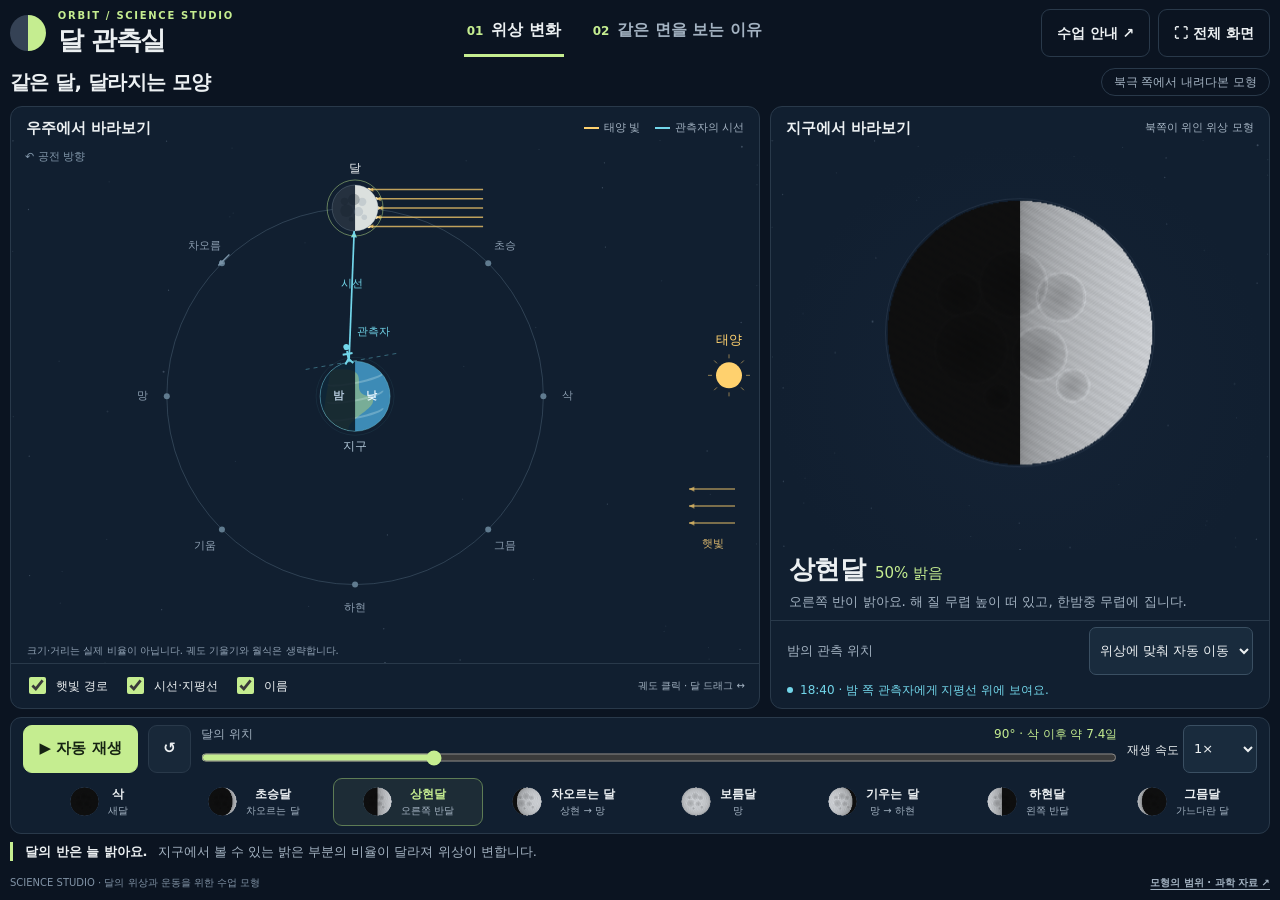
<file: earth_science/moon_lab/index.html>
<!doctype html>
<html lang="ko"><head><meta charset="utf-8"><meta name="viewport" content="width=device-width, initial-scale=1, viewport-fit=cover"><meta name="theme-color" content="#0b1421"><meta name="description" content="달을 움직이며 햇빛 경로, 관측자의 시선, 위상 변화와 동주기 자전을 탐구하는 수업 도구"><title>달 관측실 · 위상과 자전</title>
<style>
:root{color-scheme:dark;--bg:#0b1421;--panel:#111f30;--line:#29394a;--text:#ecf0f2;--muted:#a3b2c1;--accent:#c5ed90;--sun:#ffd16e;--sight:#72d6ea;--red:#ffb2a2}
*{box-sizing:border-box}[hidden]{display:none!important}body{margin:0;background:var(--bg);color:var(--text);font-family:"Malgun Gothic","Apple SD Gothic Neo",system-ui,sans-serif;font-size:16px;line-height:1.5}button,input,select{font:inherit}button{cursor:pointer;min-height:48px;border:1px solid var(--line);border-radius:9px;padding:8px 15px;background:#182839;color:var(--text);font-weight:650;touch-action:manipulation}button:hover{background:#25374a}button:focus-visible,a:focus-visible,input:focus-visible,select:focus-visible,canvas:focus-visible{outline:3px solid var(--accent);outline-offset:3px}button.primary{background:var(--accent);color:#162313;border-color:var(--accent)}button[aria-pressed=true]{border-color:var(--accent);background:#2a3e30;color:var(--accent)}a{color:var(--sight)}
.app{max-width:1800px;margin:auto;padding:18px 24px 10px;min-height:100svh;display:flex;flex-direction:column;gap:12px}header{display:flex;align-items:center;justify-content:space-between;gap:20px}.brand{display:flex;gap:13px;align-items:center}.logo{width:43px;height:43px;border-radius:50%;background:linear-gradient(90deg,#354255 50%,#c5ed90 50%);box-shadow:0 0 0 6px #c5ed908}.overline{color:var(--accent);font-size:11px;font-weight:750;letter-spacing:.17em}h1{font-size:27px;letter-spacing:-1.1px;line-height:1.35;margin:0}.head-actions{display:flex;gap:8px}.head-actions button{background:transparent;font-size:14px}.navrow{display:flex;align-items:center;justify-content:space-between;border-bottom:1px solid var(--line);gap:12px}.tabs{display:flex;gap:26px}.tabs button{background:none;border:0;border-bottom:3px solid transparent;border-radius:0;padding:11px 3px 13px;color:var(--muted);font-size:17px}.tabs button[aria-selected=true]{border-bottom-color:var(--accent);color:var(--text)}.tabs b{font-size:12px;color:var(--accent);margin-right:8px}.navhint{font-size:13px;color:var(--muted)}
.page{display:flex;flex-direction:column;gap:12px}.intro{display:flex;justify-content:space-between;align-items:center;gap:12px}.intro h2{font-size:22px;font-weight:650;letter-spacing:-.6px;margin:0}.intro p{font-size:14px;color:var(--muted);margin:3px 0 0}.tag{border:1px solid var(--line);border-radius:25px;color:var(--muted);padding:6px 13px;font-size:12px;white-space:nowrap}.workspace{display:grid;grid-template-columns:minmax(0,1.65fr) minmax(330px,1fr);gap:14px}.panel{border:1px solid var(--line);border-radius:15px;overflow:hidden;background:var(--panel);min-width:0}.panelhead{padding:14px 18px 0;display:flex;align-items:center;justify-content:space-between;gap:10px}.panelhead h3{font-size:16px;margin:0}.micro{font-size:12px;color:var(--muted)}.legend{display:flex;gap:14px;font-size:12px;color:var(--muted)}.legend span:before{content:"";display:inline-block;width:15px;height:2px;vertical-align:middle;margin-right:5px;background:var(--sun)}.legend span:last-child:before{background:var(--sight)}.orbit-wrap{height:clamp(260px,calc(100vh - 475px),510px);position:relative}.orbit-wrap canvas{width:100%;height:100%;display:block;touch-action:none}.orbit-wrap #orbit{cursor:grab}.orbit-wrap #orbit:active{cursor:grabbing}.canvas-note{position:absolute;bottom:7px;left:16px;right:16px;font-size:11px;color:#90a1b3;pointer-events:none}.toggles{padding:8px 16px;border-top:1px solid var(--line);display:flex;gap:16px;align-items:center;flex-wrap:wrap;min-height:50px}.toggles label{font-size:13px;display:flex;align-items:center;gap:7px;min-height:32px;cursor:pointer}.toggles input{width:17px;height:17px;accent-color:var(--accent)}.drag-tip{margin-left:auto;color:var(--muted);font-size:11px}
.viewpanel{display:flex;flex-direction:column}.earth-view{height:clamp(140px,20vh,255px);background:radial-gradient(ellipse at 50% 60%,#24334a33,transparent 70%)}.earth-view canvas{display:block;width:100%;height:100%}.phase-info{padding:0 20px 9px}.phase-title{display:flex;align-items:baseline;gap:10px}.phase-title h3{font-size:29px;letter-spacing:-.7px;margin:0}.phase-title span{color:var(--accent);font-size:14px}.phase-info p{font-size:14px;color:var(--muted);margin:5px 0 0;min-height:42px}.observer{padding:9px 18px 12px;border-top:1px solid var(--line);margin-top:auto}.observer-top{display:flex;justify-content:space-between;align-items:center;gap:10px}.observer label{font-size:13px;color:var(--muted)}select{background:#192b3d;color:var(--text);border:1px solid #3a4f62;border-radius:7px;min-height:48px;padding:6px;max-width:200px;font-size:13px}.status{display:flex;align-items:center;gap:7px;font-size:12px;color:var(--sight);margin-top:7px;min-height:20px}.status:before{content:"";width:6px;height:6px;flex:none;background:currentColor;border-radius:50%}.status.below{color:var(--red)}
.timeline{background:var(--panel);border:1px solid var(--line);border-radius:13px;padding:11px 15px}.transport{display:flex;align-items:center;gap:12px}.transport .play{min-width:112px}.iconbtn{font-size:19px;padding:5px 14px}.scrub{flex:1;min-width:0}.scrub-top{display:flex;justify-content:space-between;gap:12px;font-size:12px;color:var(--muted)}.scrub-top output{color:var(--accent);font-variant-numeric:tabular-nums}input[type=range]{display:block;width:100%;height:28px;margin:0;accent-color:var(--accent);cursor:pointer}.speed{font-size:12px}.speed select{min-width:74px}.phase-list{display:grid;grid-template-columns:repeat(8,1fr);gap:5px;margin-top:8px}.phase-list button{min-height:54px;background:transparent;border-color:transparent;font-size:12px;padding:3px 2px;display:flex;align-items:center;justify-content:center;gap:7px}.phase-list button[aria-pressed=true]{border-color:#5e7c55;background:#c5ed9010;color:var(--accent)}.phase-list canvas{width:30px;height:30px;flex:none}.phase-list small{display:block;font-size:10px;color:var(--muted);font-weight:400}.insight{border-left:3px solid var(--accent);padding:2px 0 2px 12px;display:flex;align-items:baseline;gap:10px;font-size:14px;color:var(--muted)}.insight strong{color:var(--text);white-space:nowrap;font-weight:600}.bottom{margin-top:auto;display:flex;justify-content:space-between;gap:15px;color:#8193a6;font-size:11px}.bottom button{border:0;padding:0;background:none;min-height:30px;color:#a3b2c1;font-size:11px;text-decoration:underline;text-underline-offset:3px}
.compare{display:grid;grid-template-columns:1fr 1fr;gap:14px}.compare .orbit-wrap{height:clamp(230px,calc(100vh - 490px),430px)}.pill{font-size:12px;color:var(--accent);background:#c5ed9011;border:1px solid #c5ed9030;padding:4px 9px;border-radius:30px;white-space:nowrap}.pill.other{color:var(--sun);border-color:#ffd16e35;background:#ffd16e0b}.spin-footer{padding:9px 18px 12px;display:grid;grid-template-columns:92px 1fr;gap:15px;align-items:center;border-top:1px solid var(--line)}.spin-footer canvas{width:88px;height:88px}.spin-footer strong{font-size:17px}.spin-footer p{color:var(--muted);font-size:13px;margin:3px 0}.stat{font-size:12px;color:var(--accent)}.compare-title{display:flex;align-items:center;gap:12px;flex-wrap:wrap}.mode-switch{display:flex;gap:5px}.mode-switch button{font-size:13px;padding:5px 10px}.spin-actions{display:flex;gap:6px;margin-left:5px}.spin-actions button{font-size:13px;padding:6px 10px}.reason{display:grid;grid-template-columns:auto 1fr;gap:18px;align-items:center;border:1px solid #c5ed9033;background:#c5ed9007;padding:12px 18px;border-radius:12px}.equation{font-weight:750;color:var(--accent);font-size:17px}.reason p{margin:0;font-size:13px;color:var(--muted)}
dialog{max-width:730px;width:calc(100% - 32px);max-height:85vh;overflow:auto;background:#162435;color:var(--text);border:1px solid #4b6075;border-radius:17px;padding:25px;box-shadow:0 30px 100px #0008}dialog::backdrop{background:#020710bb;backdrop-filter:blur(5px)}dialog h2{margin:0 0 20px;font-size:25px}dialog h3{font-size:16px;color:var(--accent);margin-top:22px}dialog p,dialog li{font-size:14px;color:#c6d2dd}dialog ol,dialog ul{padding-left:23px}dialog .close{float:right}dialog table{width:100%;border-collapse:collapse;font-size:13px}dialog td,dialog th{padding:8px;border-bottom:1px solid #344557;text-align:left}#toast{position:fixed;bottom:25px;left:50%;transform:translateX(-50%);background:#e2edda;color:#182a19;padding:12px 20px;border-radius:10px;z-index:10;max-width:90vw;font-size:14px}
@media(min-width:1100px) and (max-height:800px){.app{padding:10px 20px 7px;gap:8px}.page{gap:8px}.intro h2{font-size:20px}.intro p{font-size:12px}.orbit-wrap{height:calc(100vh - 500px);min-height:225px}.earth-view{height:clamp(120px,17vh,145px)}.phase-info p{font-size:13px;min-height:38px}.phase-title h3{font-size:25px}.phase-list button{min-height:48px}.timeline{padding:8px 13px}.compare .orbit-wrap{height:calc(100vh - 490px);min-height:220px}.spin-footer{padding:5px 16px}.spin-footer canvas{height:74px;width:74px}.reason{padding:8px 15px}.panelhead{padding-top:10px}.observer{padding-top:6px;padding-bottom:8px}}
@media(max-width:1000px){.app{padding:16px}.workspace{grid-template-columns:minmax(0,1.4fr) minmax(290px,1fr)}.legend,.tag,.navhint{display:none}.phase-list button{flex-direction:column;gap:2px}.phase-list small{display:none}.insight{display:block}.insight strong{margin-right:7px}.compare-title{gap:8px}.spin-actions{display:none}.reason{grid-template-columns:1fr;gap:5px}}
@media(max-width:720px){.app{padding:15px 12px;gap:12px}header{align-items:center}.logo{width:31px;height:31px}.brand{gap:10px}h1{font-size:22px}.overline{font-size:9px}.head-actions{gap:5px}.head-actions button{font-size:12px;padding:5px 9px}.help-label{display:none}.tabs{gap:14px;justify-content:space-between;width:100%}.tabs button{font-size:14px;padding-bottom:10px}.tabs b{margin-right:5px}.intro h2{font-size:20px}.intro p{font-size:12px}.workspace,.compare{grid-template-columns:1fr}.orbit-wrap{height:350px}.earth-view{height:200px}.phase-info p{min-height:0}.observer{margin-top:4px}.transport{gap:7px;flex-wrap:wrap}.transport .play{min-width:98px;font-size:14px}.scrub{min-width:130px}.speed{display:none}.phase-list{grid-template-columns:repeat(4,1fr);gap:4px}.phase-list button{flex-direction:row;min-height:53px;font-size:12px}.phase-list small{display:block}.timeline{padding:11px}.toggles{gap:10px;padding:6px 12px}.drag-tip{font-size:10px}.compare .orbit-wrap{height:300px}.spin-footer{grid-template-columns:90px 1fr}.compare-title{flex-direction:column;align-items:flex-start}.compare-title h3{font-size:14px}.mode-switch button{font-size:11px;padding:4px 8px}.compare .pill{font-size:10px}.bottom{font-size:10px;align-items:center}.bottom>span{max-width:65%}.insight{font-size:13px}.reason p{font-size:12px}}

/* Electronic whiteboard: use the entire viewport and give remaining space to the diagrams. */
.app{max-width:none;width:100%;margin:0}
@media (min-width:1000px) and (min-height:600px){
  :root{--board-font:clamp(15px,1.05vw,28px)}
  html,body{height:100%;overflow:hidden}
  .app{height:100vh;height:100dvh;min-height:0;padding:8px 10px 5px;gap:8px;display:grid;grid-template-rows:auto auto minmax(0,1fr) auto}
  header{gap:12px}
  .brand{gap:12px}
  h1{font-size:clamp(26px,1.8vw,48px)}
  .overline{font-size:clamp(10px,.68vw,18px)}
  .logo{width:clamp(34px,2.8vw,64px);height:clamp(34px,2.8vw,64px)}
  .head-actions button{font-size:clamp(14px,.9vw,24px)}
  .tabs{gap:clamp(20px,2vw,54px)}
  .tabs button{font-size:clamp(16px,1.12vw,30px);padding:5px 3px 7px}
  .tabs b{font-size:clamp(12px,.8vw,21px)}
  .navhint{font-size:clamp(12px,.85vw,22px)}
  .page{display:grid;grid-template-rows:auto minmax(0,1fr) auto auto;min-height:0;gap:8px}
  .intro h2{font-size:clamp(20px,1.4vw,38px)}
  .intro p{font-size:clamp(12px,.9vw,24px);margin-top:1px}
  .tag{font-size:clamp(12px,.8vw,21px);padding:4px 12px}
  .workspace{grid-template-columns:minmax(0,1.5fr) minmax(320px,1fr)}
  .workspace,.compare{height:100%;min-height:0;gap:10px}
  .panel{display:flex;flex-direction:column;min-height:0;border-radius:12px}
  .panelhead{flex:none;padding:10px 15px 0}
  .panelhead h3{font-size:var(--board-font)}
  .micro,.legend{font-size:clamp(11px,.8vw,21px)}
  .orbit-wrap,.compare .orbit-wrap{height:auto;min-height:0;flex:1}
  .orbit-wrap canvas{position:absolute;inset:0}
  .canvas-note{font-size:clamp(10px,.75vw,20px);bottom:5px}
  .toggles{flex:none;min-height:45px;padding:3px 14px;gap:clamp(12px,1.2vw,32px)}
  .toggles label{font-size:clamp(12px,.9vw,24px);min-height:38px}
  .toggles input{width:clamp(17px,1.2vw,30px);height:clamp(17px,1.2vw,30px)}
  .drag-tip{font-size:clamp(10px,.75vw,20px)}
  .earth-view{flex:1;min-height:0;height:auto;position:relative}
  .earth-view canvas{position:absolute;inset:0}
  .phase-info{flex:none;padding:0 18px 7px}
  .phase-title h3{font-size:clamp(26px,2vw,54px)}
  .phase-title span{font-size:var(--board-font)}
  .phase-info p{font-size:clamp(13px,1.05vw,28px);min-height:0;margin-top:3px}
  .observer{flex:none;margin-top:0;padding:6px 16px 8px}
  .observer label{font-size:clamp(13px,.95vw,26px)}
  select{max-width:none;min-height:48px;font-size:clamp(13px,.95vw,26px)}
  .status{font-size:clamp(12px,.85vw,23px);margin-top:5px}
  .timeline{padding:7px 12px;border-radius:11px}
  .transport{gap:10px}
  .transport button{font-size:clamp(15px,1.05vw,28px)}
  .transport .play{min-width:clamp(112px,9vw,240px)}
  .scrub-top{font-size:clamp(12px,.9vw,24px)}
  input[type=range]{height:clamp(28px,2.2vw,56px)}
  .speed{font-size:clamp(12px,.85vw,22px)}
  .phase-list{margin-top:5px;gap:5px}
  .phase-list button{min-height:48px;font-size:clamp(12px,.9vw,24px);padding:2px;gap:7px}
  .phase-list small{font-size:clamp(10px,.68vw,18px)}
  .phase-list canvas{width:clamp(30px,2.6vw,68px);height:clamp(30px,2.6vw,68px)}
  .insight{font-size:clamp(13px,.95vw,26px);padding-top:0;padding-bottom:0}
  .bottom{margin-top:0;font-size:clamp(10px,.7vw,18px);align-items:center}
  .bottom button{font-size:clamp(10px,.75vw,20px);min-height:26px}
  .spin-footer{flex:none;grid-template-columns:clamp(78px,6.2vw,168px) 1fr;gap:14px;padding:6px 16px 9px}
  .spin-footer canvas{width:clamp(74px,6vw,160px);height:clamp(74px,6vw,160px)}
  .spin-footer strong{font-size:clamp(16px,1.2vw,32px)}
  .spin-footer p{font-size:clamp(12px,.95vw,26px)}
  .stat{font-size:clamp(12px,.9vw,24px)}
  .pill{font-size:clamp(11px,.85vw,22px)}
  .mode-switch button,.spin-actions button{font-size:clamp(12px,.9vw,24px)}
  .reason{padding:7px 15px;gap:16px}
  .equation{font-size:clamp(16px,1.15vw,31px)}
  .reason p{font-size:clamp(12px,.9vw,24px)}
}
@media (min-width:1000px) and (max-height:720px){
  .app{gap:5px;padding:5px 7px 3px}.page{gap:5px}
  .intro p,.navhint,.drag-tip{display:none}
  .phase-info p{font-size:13px;line-height:1.4}
  .panelhead{padding-top:6px}
  .canvas-note{font-size:10px}
  .phase-title h3{font-size:25px}
  .phase-list button{min-height:48px}
}

@media (min-width:1000px) and (min-height:600px){
  .app{position:relative;grid-template-rows:auto minmax(0,1fr) auto}
  .navrow{position:absolute;top:clamp(8px,.7vw,20px);left:clamp(220px,20vw,440px);right:clamp(250px,24vw,560px);justify-content:center;border:0}
  .navhint,.intro p{display:none}
  .intro{min-height:32px}
}
</style></head>
<body><main class="app">
<header><div class="brand"><div class="logo" aria-hidden="true"></div><div><div class="overline">ORBIT / SCIENCE STUDIO</div><h1>달 관측실</h1></div></div><div class="head-actions"><button id="guideBtn">수업 안내<span class="help-label"> ↗</span></button><button id="fullscreen">⛶ 전체 화면</button></div></header>
<div class="navrow"><nav class="tabs" role="tablist" aria-label="탐구 주제"><button id="tabPhase" role="tab" aria-selected="true" aria-controls="phasePage"><b>01</b>위상 변화</button><button id="tabSpin" role="tab" aria-selected="false" aria-controls="spinPage" tabindex="-1"><b>02</b>같은 면을 보는 이유</button></nav><span class="navhint">움직여 보고, 시점을 바꿔 이해하는 달</span></div>
<section id="phasePage" class="page" role="tabpanel" aria-labelledby="tabPhase">
<div class="intro"><div><h2>같은 달, 달라지는 모양</h2><p>달을 움직여 햇빛을 받는 면과 우리가 보는 면을 비교해 보세요.</p></div><span class="tag">북극 쪽에서 내려다본 모형</span></div>
<div class="workspace">
<section class="panel"><div class="panelhead"><h3>우주에서 바라보기</h3><div class="legend"><span>태양 빛</span><span>관측자의 시선</span></div></div><div class="orbit-wrap"><canvas id="orbit" tabindex="0" role="img" aria-label="달의 공전 모형. 드래그하거나 좌우 방향키로 달을 움직일 수 있습니다."></canvas><div class="canvas-note">크기·거리는 실제 비율이 아닙니다. 궤도 기울기와 월식은 생략합니다.</div></div><div class="toggles"><label><input id="rays" type="checkbox" checked>햇빛 경로</label><label><input id="sight" type="checkbox" checked>시선·지평선</label><label><input id="labels" type="checkbox" checked>이름</label><span class="drag-tip">궤도 클릭 · 달 드래그 ↔</span></div></section>
<section class="panel viewpanel"><div class="panelhead"><h3>지구에서 바라보기</h3><span class="micro">북쪽이 위인 위상 모형</span></div><div class="earth-view"><canvas id="moonView" role="img" aria-label="지구에서 보이는 달의 위상"></canvas></div><div class="phase-info"><div class="phase-title"><h3 id="phaseName">상현달</h3><span id="litFraction">50% 밝음</span></div><p id="phaseDescription"></p></div><div class="observer"><div class="observer-top"><label for="observeTime">밤의 관측 위치</label><select id="observeTime"><option value="auto">위상에 맞춰 자동 이동</option><option value="18">18시 · 해 질 무렵</option><option value="21">21시 · 저녁</option><option value="24">0시 · 한밤중</option><option value="27">3시 · 새벽</option><option value="30">6시 · 해 뜰 무렵</option><option value="12">12시 · 낮과 비교</option></select></div><div id="visibility" class="status"></div></div></section>
</div>
<div class="timeline"><div class="transport"><button id="phasePlay" class="primary play" aria-pressed="false">▶ 자동 재생</button><button id="phaseReset" class="iconbtn" aria-label="위상 탐구 처음으로">↺</button><div class="scrub"><div class="scrub-top"><label for="phaseAngle">달의 위치</label><output id="phaseAngleText" for="phaseAngle">90° · 삭 이후 약 7.4일</output></div><input id="phaseAngle" type="range" min="0" max="360" step="0.5" value="90" aria-label="달의 위치 각도"></div><label class="speed">재생 속도 <select id="phaseSpeed" aria-label="위상 재생 속도"><option value="0.5">0.5×</option><option value="1" selected>1×</option><option value="2">2×</option></select></label></div><div id="phaseList" class="phase-list" aria-label="대표 위상 선택"></div></div>
<div class="insight"><strong>달의 반은 늘 밝아요.</strong><span>지구에서 볼 수 있는 밝은 부분의 비율이 달라져 위상이 변합니다.</span></div>
</section>
<section id="spinPage" class="page" role="tabpanel" aria-labelledby="tabSpin" hidden>
<div class="intro"><div><h2>한 바퀴 공전할 때, 한 바퀴 자전</h2><p>달 표면의 A 지점을 따라가 보세요. 어느 경우에 A가 계속 지구를 향할까요?</p></div><span class="tag">자전은 먼 별을 기준으로 측정</span></div>
<div class="compare">
<section class="panel"><div class="panelhead"><h3>실제 달 · 동주기 자전</h3><span class="pill">공전 1회 = 자전 1회</span></div><div class="orbit-wrap"><canvas id="locked" role="img" aria-label="공전과 자전 주기가 같은 실제 달의 운동"></canvas><div class="canvas-note">A: 지구를 향하는 면의 표식 · 화살표: 달에 고정된 방향</div></div><div class="spin-footer"><canvas id="lockedFace" role="img" aria-label="지구에서 보는 실제 달의 A 표식"></canvas><div><strong>계속 같은 면이 보여요</strong><p>달은 자전하면서 A 방향을 지구 쪽으로 유지해요.</p><span id="lockedStat" class="stat"></span></div></div></section>
<section class="panel"><div class="panelhead"><div class="compare-title"><h3>조건을 바꾸면?</h3><div class="mode-switch" aria-label="비교할 자전 조건"><button id="noSpin" aria-pressed="true">자전 없음</button><button id="doubleSpin" aria-pressed="false">자전 2회</button></div></div><span class="pill other" id="comparePill">공전 1회 · 자전 0회</span></div><div class="orbit-wrap"><canvas id="comparison" role="img" aria-label="자전하지 않는 가상의 달의 운동"></canvas><div class="canvas-note">A의 반대편에는 B가 있어요. 조명 효과는 생략한 모형입니다.</div></div><div class="spin-footer"><canvas id="comparisonFace" role="img" aria-label="지구에서 보이는 가상 달의 표식"></canvas><div><strong id="faceStatus">지금은 A가 정면이에요</strong><p id="compareDescription">자전하지 않으면 공전하는 동안 보이는 면이 달라져요.</p><span id="compareStat" class="stat"></span></div></div></section>
</div>
<div class="timeline"><div class="transport"><button id="spinPlay" class="primary play" aria-pressed="false">▶ 자동 재생</button><button id="spinReset" class="iconbtn" aria-label="자전 탐구 처음으로">↺</button><div class="scrub"><div class="scrub-top"><label for="spinAngle">공전 진행</label><output id="spinAngleText" for="spinAngle">0° · 0.00바퀴</output></div><input id="spinAngle" type="range" min="0" max="360" step="1" value="0" aria-label="공전 진행 각도"></div><div class="spin-actions"><button data-spin="90">¼ 바퀴</button><button data-spin="180">½ 바퀴</button><button data-spin="360">1 바퀴</button></div></div></div>
<div class="reason"><div class="equation">자전 주기 = 공전 주기 ≈ 27.3일</div><p>같은 방향으로 같은 시간에 한 바퀴씩 돌아 거의 같은 면을 보게 됩니다.<br>위상이 반복되는 주기는 약 29.5일입니다. 그동안 지구도 태양 주위를 공전하기 때문이에요.</p></div>
</section>
<footer class="bottom"><span>SCIENCE STUDIO · 달의 위상과 운동을 위한 수업 모형</span><button id="notesBtn">모형의 범위 · 과학 자료 ↗</button></footer>
</main>
<dialog id="guide"><button class="close" id="closeGuide">닫기 ×</button><h2>달과 시점을 연결하는 수업</h2><h3>01 · 빛과 시선 따라가기</h3><ol><li><b>상현달</b>을 선택하고 노란 광선이 달의 오른쪽 표면에서 끝나는 것을 확인합니다.</li><li>하늘색 사람과 시선을 따라 지구에서 본 위상과 비교합니다. 노란색은 들어오는 햇빛, 하늘색은 사람이 바라보는 방향입니다.</li><li>관측 위치를 <b>0시</b>로 고정하고 초승달·보름달·그믐달을 선택합니다. 지평선 아래에 있는 달은 관측할 수 없음을 비교합니다.</li><li><b>삭</b>을 선택합니다. 지구를 향한 면이 어둡고 밤에는 지평선 아래에 있습니다.</li></ol><h3>02 · 자전하지 않아도 같은 면일까?</h3><ol><li>‘같은 면을 보는 이유’에서 공전 진행을 0° → 90° → 180°로 바꿉니다.</li><li>실제 달의 A 방향과 ‘자전 없음’의 A 방향을 비교합니다. 오른쪽에서는 반대편 B도 보입니다.</li><li>‘자전 2회’와도 비교하고, 같은 면을 보려면 어떤 관계가 필요한지 설명합니다.</li></ol><h3>조작 방법</h3><p>위상 버튼, 슬라이더, 궤도 클릭·드래그를 사용할 수 있습니다. 공전 모형에 초점을 맞추고 ← → 키를 누르면 달이 5°씩 이동합니다. 자동 재생은 다른 페이지로 이동하면 멈춥니다.</p></dialog>
<dialog id="notes"><button class="close" id="closeNotes">닫기 ×</button><h2>모형을 읽을 때</h2><ul>
<li>달의 위상은 <b>달의 밝은 반구를 보는 방향</b>에 따라 달라집니다. 평상시 위상 변화는 지구 그림자 때문이 아닙니다.</li>
<li>지구·달 크기와 거리는 확대·축소한 개념도입니다. 노란 광선은 먼 태양에서 온 평행광 중 달에 닿는 일부를 표시합니다.</li>
<li>실제 달의 궤도는 기울어져 있어 매달 일식·월식이 생기지 않습니다. 이 모형은 식 현상과 궤도 경사를 다루지 않습니다.</li>
<li>위상 그림은 <b>달의 북쪽을 위로 놓은 모형</b>입니다. 실제 하늘에서 보이는 기울기는 관측 위치와 시간에 따라 달라집니다. 표면 무늬는 실제 지형 사진이 아닌 개념 표현입니다.</li>
<li>관측 시간은 태양 방향으로 정한 <b>개념적 지방 태양시</b>입니다. 위도·계절·대기 굴절·시차를 생략했으므로 한국 표준시의 실제 출몰 시각 예측에 사용할 수 없습니다. 해 뜨고 지는 시각은 6시와 18시로 단순화했습니다.</li>
<li>‘자동 이동’은 위상에 따라 밤 쪽에서 관측하기 좋은 위치를 선택합니다. 삭에서는 한밤중을 택해 관측 불가를 보여 줍니다. 파선은 지평선 아래 방향으로, 실제로 지구를 뚫어 볼 수 있다는 뜻이 아닙니다.</li>
<li>관측할 수 없을 때도 오른쪽에는 비교용 위상 모형을 남기고 <b>관측 불가</b>를 표시합니다. 시선 화살표는 사람이 바라보는 방향이며, 반사된 빛의 진행 방향과 반대입니다.</li>
<li>자전 페이지에서는 조명과 밝기 변화를 생략해 표면 방향만 비교합니다. ‘같은 면’은 이상적인 동주기 모형이며, 실제 달은 칭동으로 가장자리 부근이 조금씩 더 보입니다.</li></ul>
<h3>서로 다른 두 주기</h3><table><thead><tr><th>약 27.3일</th><th>약 29.5일</th></tr></thead><tbody><tr><td>먼 별 기준의 공전·자전 주기</td><td>삭에서 다음 삭까지의 위상 주기</td></tr></tbody></table>
<h3>내용 확인 자료</h3><p><a href="https://science.nasa.gov/moon/moon-phases/" target="_blank" rel="noopener noreferrer">NASA · Moon Phases</a><br><a href="https://science.nasa.gov/moon/facts/" target="_blank" rel="noopener noreferrer">NASA · Moon Facts</a></p><p>교과서의 위치 배치를 참고한 자체 제작 도식입니다. 첨부한 교과서 이미지는 앱에 재수록하지 않았습니다.</p></dialog>
<div id="toast" role="status" hidden></div>
<script>
(function moonApp(){
'use strict';
const $=id=>document.getElementById(id),TAU=Math.PI*2,RAD=Math.PI/180;
const phaseData=[
{name:'삭',sub:'새달',description:'달이 태양과 같은 방향에 있어요. 지구를 향한 면이 어두워 달을 보기 어렵습니다.'},
{name:'초승달',sub:'차오르는 달',description:'오른쪽의 가느다란 부분이 밝아요. 해가 진 뒤 서쪽 하늘에서 볼 수 있습니다.'},
{name:'상현달',sub:'오른쪽 반달',description:'오른쪽 반이 밝아요. 해 질 무렵 높이 떠 있고, 한밤중 무렵에 집니다.'},
{name:'차오르는 달',sub:'상현 → 망',description:'오른쪽부터 밝은 부분이 넓어져요. 보름달을 향해 둥글어지고 있습니다.'},
{name:'보름달',sub:'망',description:'달이 태양의 반대 방향에 있어요. 밝은 면 전체가 보이고, 한밤중에 높이 떠요.'},
{name:'기우는 달',sub:'망 → 하현',description:'오른쪽부터 어두워져요. 밝은 부분이 줄어들며 하현달을 향해 갑니다.'},
{name:'하현달',sub:'왼쪽 반달',description:'왼쪽 반이 밝아요. 한밤중 무렵 떠서 해 뜰 무렵 높이 보입니다.'},
{name:'그믐달',sub:'가느다란 달',description:'왼쪽의 가느다란 부분이 밝아요. 해가 뜨기 전 동쪽 하늘에서 볼 수 있습니다.'}
];
const state={page:'phase',phase:90,spin:0,compare:0,phasePlaying:false,spinPlaying:false,last:0};
function norm(d){return (d%360+360)%360;}
function phaseIndex(d){d=norm(d);if(d<.4||d>359.6)return 0;if(Math.abs(d-90)<.4)return 2;if(Math.abs(d-180)<.4)return 4;if(Math.abs(d-270)<.4)return 6;return d<90?1:d<180?3:d<270?5:7;}
function observerModel(angle,selection){const a=norm(angle);let phi;if(selection==='auto')phi=(a<.4||a>359.6)?180:Math.max(100,Math.min(260,a));else phi=(Number(selection)-12)*15;const altitude=90-Math.abs(((a-phi+540)%360)-180);return {phi,altitude,visible:altitude>1,onHorizon:Math.abs(altitude)<=1,isNight:Math.cos(phi*RAD)<-0.001,hour:((phi/15+12)%24+24)%24};}
function lightFraction(deg){return (1-Math.cos(deg*RAD))/2;}
function spinDelta(orbit,ratio){return (ratio-1)*orbit*RAD;}
function canvasScale(){return window.innerWidth>=1000&&window.innerHeight>=600?Math.max(1,Math.min(3,window.innerWidth/1280,window.innerHeight/720)):1;}
function fit(canvas){const b=canvas.getBoundingClientRect(),dpr=Math.min(window.devicePixelRatio||1,2),scale=canvasScale(),pw=Math.max(1,Math.round(b.width)),ph=Math.max(1,Math.round(b.height));if(canvas.width!==Math.round(pw*dpr)||canvas.height!==Math.round(ph*dpr)){canvas.width=Math.round(pw*dpr);canvas.height=Math.round(ph*dpr);}const c=canvas.getContext('2d');c.setTransform(dpr*scale,0,0,dpr*scale,0,0);const w=pw/scale,h=ph/scale;c.clearRect(0,0,w,h);return {c,w,h};}
function circle(c,x,y,r,fill,stroke){c.beginPath();c.arc(x,y,r,0,TAU);if(fill){c.fillStyle=fill;c.fill();}if(stroke){c.strokeStyle=stroke;c.stroke();}}
function line(c,x1,y1,x2,y2,color,width=1,dash=[]){c.save();c.strokeStyle=color;c.lineWidth=width;c.setLineDash(dash);c.beginPath();c.moveTo(x1,y1);c.lineTo(x2,y2);c.stroke();c.restore();}
function arrow(c,x1,y1,x2,y2,color,width=1.5,head=6,dash=[]){line(c,x1,y1,x2,y2,color,width,dash);const a=Math.atan2(y2-y1,x2-x1);c.fillStyle=color;c.beginPath();c.moveTo(x2,y2);c.lineTo(x2-head*Math.cos(a-.45),y2-head*Math.sin(a-.45));c.lineTo(x2-head*Math.cos(a+.45),y2-head*Math.sin(a+.45));c.closePath();c.fill();}
function text(c,t,x,y,size=12,color='#a3b2c1',align='center',weight=400){c.font=`${weight} ${size}px "Malgun Gothic",system-ui,sans-serif`;c.fillStyle=color;c.textAlign=align;c.textBaseline='middle';c.fillText(t,x,y);}
function stars(c,w,h){for(let i=0;i<55;i++){const x=(Math.sin(i*127.13)*.5+.5)*w,y=(Math.cos(i*91.7)*.5+.5)*h;circle(c,x,y,i%8===0?1:.65,`rgba(182,205,226,${i%3===0?.25:.11})`);}}
// Orthographic sphere, z towards Earth. Incident sunlight direction is (sin(a),0,-cos(a)).
const texture=document.createElement('canvas');texture.width=texture.height=240;
const texCtx=texture.getContext('2d'),pixels=texCtx.createImageData(240,240);
const craters=[[-.37,.12,.27],[-.05,-.37,.25],[.31,-.27,.18],[-.46,-.29,.16],[.15,.16,.20],[.40,.40,.12],[-.17,.49,.1]];
const normals=new Float32Array(240*240*3),albedos=new Float32Array(240*240);
for(let y=0;y<240;y++)for(let x=0;x<240;x++){const nx=(x-119.5)/118,ny=(y-119.5)/118,r2=nx*nx+ny*ny,k=y*240+x;if(r2>1)continue;const nz=Math.sqrt(1-r2);normals[k*3]=nx;normals[k*3+1]=ny;normals[k*3+2]=nz;let val=202+10*Math.sin(x*1.82+y*2.17)+5*Math.cos(x*.41-y*.72);for(const [cx,cy,r]of craters){const d=Math.hypot(nx-cx,ny-cy);if(d<r)val-=32*(.7+.3*Math.cos(d/r*Math.PI));if(Math.abs(d-r)<.012)val+=13;}albedos[k]=val;}
function moonImage(c,x,y,r,deg,plain=false){const a=deg*RAD,sx=Math.sin(a),sz=-Math.cos(a),d=pixels.data;for(let k=0;k<240*240;k++){if(!albedos[k]){d[k*4+3]=0;continue;}const dot=normals[k*3]*sx+normals[k*3+2]*sz,light=plain?.83:dot>0?.65+.35*Math.sqrt(dot):.075,v=albedos[k]*light;d[k*4]=v;d[k*4+1]=v*1.015;d[k*4+2]=v*1.035;d[k*4+3]=255;}texCtx.putImageData(pixels,0,0);c.drawImage(texture,x-r,y-r,2*r,2*r);circle(c,x,y,r,null,'#93a6bb22');}
function topMoon(c,x,y,r){c.save();circle(c,x,y,r,'#25313f');c.beginPath();c.arc(x,y,r,-Math.PI/2,Math.PI/2);c.closePath();c.fillStyle='#dbe0de';c.fill();c.save();c.beginPath();c.arc(x,y,r,0,TAU);c.clip();for(const [cx,cy,rr]of craters)circle(c,x+cx*r,y+cy*r,rr*r,cx>0?'#8594a644':'#101a2644');c.restore();circle(c,x,y,r,null,'#9aacbb44');c.restore();}
function earth(c,x,y,r){c.save();circle(c,x,y,r,'#3d8bb6');c.beginPath();c.arc(x,y,r,0,TAU);c.clip();c.fillStyle='#78ad97';c.beginPath();c.moveTo(x-r*.7,y-r*.75);c.bezierCurveTo(x+r*.7,y-r*.9,x-r*.3,y-r*.1,x+r*.4,y);c.bezierCurveTo(x+r*.9,y+r*.25,x-r*.4,y+r*.7,x-r*.15,y+r);c.lineTo(x-r,y+r);c.closePath();c.fill();for(let i=0;i<3;i++){c.strokeStyle='#ddf4ee44';c.lineWidth=2;c.beginPath();c.ellipse(x,y+(i-1)*r*.5,r*.8,r*.12,-.2,0,Math.PI);c.stroke();}c.fillStyle='#081421d9';c.fillRect(x-r,y-r,r,2*r);c.restore();circle(c,x,y,r,null,'#79d5e366');circle(c,x,y,r+4,null,'#79d5e312');}
function orbitGeometry(w,h){const r=Math.min(h*.36,w*.28);return {x:w*.46,y:h*.49,r,er:Math.max(22,Math.min(35,r*.21)),mr:Math.max(14,Math.min(23,r*.14))};}
function person(c,x,y,phi,color){c.save();c.translate(x,y);c.rotate(Math.PI/2-phi*RAD);c.strokeStyle=color;c.fillStyle=color;c.lineWidth=2;circle(c,0,-12,3.1,color);c.beginPath();c.moveTo(0,-8);c.lineTo(0,0);c.moveTo(-5,-5);c.lineTo(5,-5);c.moveTo(0,0);c.lineTo(-4,5);c.moveTo(0,0);c.lineTo(4,5);c.stroke();c.restore();}
function drawOrbit(){
const {c,w,h}=fit($('orbit'));stars(c,w,h);
const g=orbitGeometry(w,h),a=state.phase*RAD,mx=g.x+g.r*Math.cos(a),my=g.y-g.r*Math.sin(a),o=observerModel(state.phase,$('observeTime').value),p=o.phi*RAD,ox=g.x+g.er*Math.cos(p),oy=g.y-g.er*Math.sin(p);
c.lineWidth=1;circle(c,g.x,g.y,g.r,null,'#5d778a66');
for(let i=0;i<8;i++){const t=i*Math.PI/4;circle(c,g.x+g.r*Math.cos(t),g.y-g.r*Math.sin(t),3,'#607b8f');if($('labels').checked&&Math.abs(((norm(state.phase)-i*45+540)%360)-180)>17){const nr=g.r+24;text(c,['삭','초승','상현','차오름','망','기움','하현','그믐'][i],g.x+nr*Math.cos(t),g.y-nr*Math.sin(t),11,'#8d9fb1');}}
const ax=g.x-g.r*.71,ay=g.y-g.r*.71;arrow(c,ax+8,ay-8,ax-3,ay+3,'#7992a7',1.4,6);
const sunx=w-30;text(c,'태양',sunx,h*.45-35,13,'#ffd16e');circle(c,sunx,h*.45,13,'#ffd16e');
for(let i=0;i<8;i++){const k=i*TAU/8;line(c,sunx+17*Math.cos(k),h*.45+17*Math.sin(k),sunx+21*Math.cos(k),h*.45+21*Math.sin(k),'#ffd16e88');}
for(let i=-1;i<=1;i++)arrow(c,w-24,h*.7+i*17,w-70,h*.7+i*17,'#ffd16e99',1.5,6);text(c,'햇빛',w-46,h*.7+38,11,'#d9b66d');
if($('rays').checked){const length=Math.min(105,g.r-g.er-g.mr-5);for(const f of [-.8,-.4,0,.4,.8]){const dy=f*g.mr,endpoint=mx+Math.sqrt(g.mr*g.mr-dy*dy),start=Math.min(w-12,mx+g.mr+length);arrow(c,start,my+dy,endpoint,my+dy,'#ffd16ebb',1.5,5);circle(c,endpoint,my+dy,1.8,'#ffe6a7');}}
if($('sight').checked){const tx=-Math.sin(p),ty=-Math.cos(p);line(c,ox-tx*48,oy-ty*48,ox+tx*48,oy+ty*48,'#72d6ea66',1,[4,4]);const dx=mx-ox,dy=my-oy,len=Math.hypot(dx,dy),ex=mx-dx/len*g.mr,ey=my-dy/len*g.mr;arrow(c,ox,oy,ex,ey,o.visible?'#72d6ea':'#ffb2a2aa',1.7,7,o.visible?[]:[6,6]);if($('labels').checked)text(c,o.visible?'시선':'지평선 아래 방향',(ox+ex)/2,(oy+ey)/2-12,11,o.visible?'#72d6ea':'#ffb2a2');}
earth(c,g.x,g.y,g.er);
if($('labels').checked){text(c,'밤',g.x-g.er*.46,g.y,11,'#b3c8db','center',650);text(c,'낮',g.x+g.er*.46,g.y,11,'#ebf7ff','center',650);text(c,'지구',g.x,g.y+g.er+16,12,'#afc4d5');}
topMoon(c,mx,my,g.mr);circle(c,mx,my,g.mr+5,null,'#c5ed9077');if($('labels').checked)text(c,'달',mx,my-g.mr-16,12,'#ecf0f2');
person(c,ox+Math.cos(p)*3,oy-Math.sin(p)*3,o.phi,'#72d6ea');
if($('labels').checked){const lx=g.x+(g.er+30)*Math.cos(p),ly=g.y-(g.er+30)*Math.sin(p);text(c,'관측자',lx+(Math.cos(p)<-.2?-13:13),ly,11,'#72d6ea',Math.cos(p)<-.2?'right':'left');}
text(c,'↶ 공전 방향',14,17,11,'#8297aa','left');
}
function drawEarthView(){const {c,w,h}=fit($('moonView'));stars(c,w,h);const r=Math.min(h*.38,w*.27),o=observerModel(state.phase,$('observeTime').value);moonImage(c,w/2,h*.47,r,state.phase);if(!o.visible||phaseIndex(state.phase)===0)text(c,o.onHorizon?'위상 모형 · 현재 지평선 부근':'위상 비교용 모형 · 지금 위치에서는 관측 불가',w/2,h-13,11,'#ffb2a2');else if(Math.cos(o.phi*RAD)>.001)text(c,'낮에도 위상은 같아요 · 하늘 밝기는 생략',w/2,h-13,11,'#ffd16e');}
function timeLabel(hour){const mins=Math.round(hour*60/10)*10;return `${String(Math.floor(mins/60)%24).padStart(2,'0')}:${String(mins%60).padStart(2,'0')}`;}
function updatePhase(){
const i=phaseIndex(state.phase),d=phaseData[i],o=observerModel(state.phase,$('observeTime').value);
$('phaseAngle').value=state.phase;$('phaseAngleText').textContent=`${Math.round(state.phase)}° · 삭 이후 약 ${(state.phase/360*29.53).toFixed(1)}일`;$('phaseName').textContent=d.name;$('litFraction').textContent=`${Math.round(lightFraction(state.phase)*100)}% 밝음`;$('phaseDescription').textContent=d.description;
$('moonView').setAttribute('aria-label',`${d.name}, 밝은 비율 ${Math.round(lightFraction(state.phase)*100)}퍼센트. ${!o.visible?'현재 위치에서는 관측 불가.':''}`);
$('orbit').setAttribute('aria-label',`달의 공전 모형, ${Math.round(state.phase)}도 ${d.name}. 드래그 또는 좌우 방향키로 이동.`);
document.querySelectorAll('[data-phase]').forEach(b=>b.setAttribute('aria-pressed',String(Math.abs(norm(state.phase)-Number(b.dataset.phase))<.6)));
const t=timeLabel(o.hour);let msg;
if(i===0)msg=`${t} · 삭은 지구를 향한 면이 어둡고 밤에는 보이지 않아요.`;
else if(o.onHorizon)msg=`${t} · 지평선 부근입니다. 뜨거나 지는 경계예요.`;
else if(o.visible)msg=`${t} · ${o.isNight?'밤 쪽':Math.abs(Math.cos(o.phi*RAD))<.001?'낮·밤 경계의':'낮 쪽'} 관측자에게 지평선 위에 보여요.`;
else msg=`${t} · 지평선 아래에 있어 관측할 수 없어요.`;
$('visibility').textContent=msg;$('visibility').classList.toggle('below',!o.visible||i===0);drawOrbit();drawEarthView();
}
function drawSpinScene(canvas,ratio){
const {c,w,h}=fit(canvas);stars(c,w,h);
const cx=w/2,cy=h*.48,r=Math.min(w*.30,h*.32),mr=Math.min(24,r*.22),a=state.spin*RAD,mx=cx+r*Math.cos(a),my=cy-r*Math.sin(a);
circle(c,cx,cy,r,null,'#5b718466');
for(let i=0;i<4;i++){const k=i*Math.PI/2;circle(c,cx+r*Math.cos(k),cy-r*Math.sin(k),3,'#6b8294');}
text(c,'먼 별을 향한 기준 방향 ↑',w-15,17,10,'#8da0b3','right');arrow(c,w-20,55,w-20,33,'#8497a8',1,4);line(c,cx,cy,mx,my,'#72d6ea55',1,[5,5]);
earth(c,cx,cy,Math.max(20,r*.22));text(c,'지구',cx,cy+r*.22+16,11,'#abc3d7');
const ori=Math.PI+ratio*a;circle(c,mx,my,mr,'#c1cbd2');c.save();c.beginPath();c.arc(mx,my,mr,0,TAU);c.clip();c.fillStyle='#718697';c.beginPath();c.moveTo(mx,my);c.arc(mx,my,mr,-ori-Math.PI/2,-ori+Math.PI/2);c.closePath();c.fill();c.restore();
const px=mx+Math.cos(ori)*mr*.65,py=my-Math.sin(ori)*mr*.65,bx=mx-Math.cos(ori)*mr*.65,by=my+Math.sin(ori)*mr*.65;
circle(c,px,py,6,'#ffd16e');text(c,'A',px,py,9,'#35250c','center',800);circle(c,bx,by,5.5,'#9ee3f4');text(c,'B',bx,by,9,'#153c49','center',800);
arrow(c,mx,my,mx+Math.cos(ori)*(mr+23),my-Math.sin(ori)*(mr+23),'#ffd16e',1.8,6);circle(c,mx,my,mr+4,null,ratio===1?'#c5ed9066':'#ffd16e55');
const rr=r+15;c.strokeStyle=ratio===1?'#c5ed90':'#ffd16e';c.lineWidth=2;c.beginPath();c.arc(cx,cy,rr,0,-a,true);c.stroke();
if(state.spin>6){const ex=cx+rr*Math.cos(a),ey=cy-rr*Math.sin(a);arrow(c,ex+Math.sin(a)*7,ey+Math.cos(a)*7,ex,ey,ratio===1?'#c5ed90':'#ffd16e',1.6,6);}
text(c,ratio===1?'A 방향이 늘 지구 쪽':ratio===0?'A 방향이 우주 공간에 고정':'A 방향이 더 빠르게 회전',cx,h-35,11,ratio===1?'#c5ed90':'#ffd16e');
}
function drawFace(canvas,ratio){const {c,w,h}=fit(canvas),r=Math.min(w,h)*.40,delta=spinDelta(state.spin,ratio);moonImage(c,w/2,h/2,r,180,true);for(const [theta,label,col]of [[delta,'A','#ffd16e'],[delta+Math.PI,'B','#9ee3f4']]){const depth=Math.cos(theta);if(depth>=-.001){const x=w/2+Math.sin(theta)*r*.94;c.save();c.translate(x,h/2);c.scale(Math.max(.11,depth),1);circle(c,0,0,r*.22,col);text(c,label,0,1,12,'#233140','center',800);c.restore();}}}
function updateSpin(){$('spinAngle').value=state.spin;$('spinAngleText').textContent=`${Math.round(state.spin)}° · ${(state.spin/360).toFixed(2)}바퀴`;$('lockedStat').textContent=`자전 ${Math.round(state.spin)}° / 공전 ${Math.round(state.spin)}°`;$('compareStat').textContent=`자전 ${Math.round(state.spin*state.compare)}° / 공전 ${Math.round(state.spin)}°`;const cos=Math.cos(spinDelta(state.spin,state.compare));$('faceStatus').textContent=cos>.95?'지금은 A가 정면이에요':cos<-.95?'반대편 B가 정면에 보여요':Math.abs(cos)<.1?'A와 B가 가장자리에 보여요':cos>0?'A가 한쪽으로 이동했어요':'반대편 B가 보이고 있어요';$('comparisonFace').setAttribute('aria-label',$('faceStatus').textContent);drawSpinScene($('locked'),1);drawSpinScene($('comparison'),state.compare);drawFace($('lockedFace'),1);drawFace($('comparisonFace'),state.compare);}
function setPlay(which,playing){state[which+'Playing']=playing;$(which+'Play').textContent=playing?'Ⅱ 일시 정지':'▶ 자동 재생';$(which+'Play').setAttribute('aria-pressed',String(playing));}
function showPage(page,updateHash=true){setPlay('phase',false);setPlay('spin',false);state.page=page;$('phasePage').hidden=page!=='phase';$('spinPage').hidden=page!=='spin';for(const [id,p]of [['tabPhase','phase'],['tabSpin','spin']]){$(id).setAttribute('aria-selected',String(page===p));$(id).tabIndex=page===p?0:-1;}if(updateHash){try{history.replaceState(null,'',page==='spin'?'#rotation':'#phases');}catch{/* Local file previews may limit history changes. */}}requestAnimationFrame(()=>page==='phase'?updatePhase():updateSpin());}
for(let i=0;i<8;i++){const b=document.createElement('button');b.dataset.phase=i*45;b.setAttribute('aria-pressed',String(i===2));b.innerHTML=`<canvas width="60" height="60" aria-hidden="true"></canvas><span>${phaseData[i].name}<small>${phaseData[i].sub}</small></span>`;b.addEventListener('click',()=>{setPlay('phase',false);state.phase=i*45;updatePhase();});$('phaseList').append(b);moonImage(b.querySelector('canvas').getContext('2d'),30,30,26,i*45);}
$('phaseAngle').addEventListener('input',e=>{setPlay('phase',false);state.phase=Number(e.target.value);updatePhase();});
$('spinAngle').addEventListener('input',e=>{setPlay('spin',false);state.spin=Number(e.target.value);updateSpin();});
$('phasePlay').addEventListener('click',()=>setPlay('phase',!state.phasePlaying));
$('spinPlay').addEventListener('click',()=>{if(state.spin>=360)state.spin=0;setPlay('spin',!state.spinPlaying);updateSpin();});
$('phaseReset').addEventListener('click',()=>{setPlay('phase',false);state.phase=90;$('observeTime').value='auto';for(const id of ['rays','sight','labels'])$(id).checked=true;updatePhase();});
$('spinReset').addEventListener('click',()=>{setPlay('spin',false);state.spin=0;setCompare(0);});
for(const id of ['observeTime','rays','sight','labels'])$(id).addEventListener('change',updatePhase);
function setCompare(ratio){state.compare=ratio;$('noSpin').setAttribute('aria-pressed',String(ratio===0));$('doubleSpin').setAttribute('aria-pressed',String(ratio===2));$('comparePill').textContent=`공전 1회 · 자전 ${ratio}회`;$('compareDescription').textContent=ratio===0?'자전하지 않으면 공전하는 동안 보이는 면이 달라져요.':'두 배로 자전해도 공전하는 동안 보이는 면이 달라져요.';$('comparison').setAttribute('aria-label',ratio===0?'자전하지 않는 가상의 달의 운동':'공전 1회에 자전 2회 하는 가상의 달의 운동');updateSpin();}
$('noSpin').addEventListener('click',()=>setCompare(0));$('doubleSpin').addEventListener('click',()=>setCompare(2));
document.querySelectorAll('[data-spin]').forEach(b=>b.addEventListener('click',()=>{setPlay('spin',false);state.spin=Number(b.dataset.spin);updateSpin();}));
$('tabPhase').addEventListener('click',()=>showPage('phase'));$('tabSpin').addEventListener('click',()=>showPage('spin'));
document.querySelector('.tabs').addEventListener('keydown',e=>{if(['ArrowLeft','ArrowRight','Home','End'].includes(e.key)){e.preventDefault();const p=e.key==='Home'?'phase':e.key==='End'?'spin':state.page==='phase'?'spin':'phase';showPage(p);$(p==='phase'?'tabPhase':'tabSpin').focus();}});
let dragging=false;
function pointerAngle(e){const b=$('orbit').getBoundingClientRect(),scale=canvasScale(),g=orbitGeometry(b.width/scale,b.height/scale);state.phase=norm(Math.atan2(-((e.clientY-b.top)/scale-g.y),(e.clientX-b.left)/scale-g.x)/RAD);updatePhase();}
$('orbit').addEventListener('pointerdown',e=>{dragging=true;$('orbit').setPointerCapture(e.pointerId);setPlay('phase',false);pointerAngle(e);});
$('orbit').addEventListener('pointermove',e=>{if(dragging)pointerAngle(e);});
for(const ev of ['pointerup','pointercancel','lostpointercapture'])$('orbit').addEventListener(ev,()=>dragging=false);
$('orbit').addEventListener('keydown',e=>{if(e.key==='ArrowLeft'||e.key==='ArrowRight'){e.preventDefault();setPlay('phase',false);state.phase=norm(state.phase+(e.key==='ArrowRight'?5:-5));updatePhase();}});
for(const [open,dialog,close]of [['guideBtn','guide','closeGuide'],['notesBtn','notes','closeNotes']]){$(open).addEventListener('click',()=>{setPlay('phase',false);setPlay('spin',false);$(dialog).showModal();});$(close).addEventListener('click',()=>$(dialog).close());}
let toastTimer;function toast(msg){clearTimeout(toastTimer);$('toast').textContent=msg;$('toast').hidden=false;toastTimer=setTimeout(()=>$('toast').hidden=true,4200);}
$('fullscreen').addEventListener('click',async()=>{try{if(document.fullscreenElement)await document.exitFullscreen();else await document.documentElement.requestFullscreen();}catch{toast('이 환경에서는 전체 화면을 열 수 없습니다. 브라우저에서 F11을 눌러 주세요.');}});
document.addEventListener('fullscreenchange',()=>{$('fullscreen').textContent=document.fullscreenElement?'⛶ 전체 화면 종료':'⛶ 전체 화면';});
let resizeFrame;function redraw(){cancelAnimationFrame(resizeFrame);resizeFrame=requestAnimationFrame(()=>state.page==='phase'?updatePhase():updateSpin());}
new ResizeObserver(redraw).observe(document.querySelector('.app'));window.addEventListener('resize',redraw);
document.addEventListener('visibilitychange',()=>{state.last=0;if(document.hidden){setPlay('phase',false);setPlay('spin',false);}});
window.addEventListener('hashchange',()=>showPage(location.hash==='#rotation'?'spin':'phase',false));
function tick(now){const dt=state.last?Math.min((now-state.last)/1000,.06):0;state.last=now;if(state.phasePlaying){state.phase=(state.phase+dt*12*Number($('phaseSpeed').value))%360;updatePhase();}if(state.spinPlaying){state.spin=Math.min(360,state.spin+dt*20);updateSpin();if(state.spin===360)setPlay('spin',false);}requestAnimationFrame(tick);}
showPage(location.hash==='#rotation'?'spin':'phase',false);requestAnimationFrame(tick);
})();
</script>
</body></html>
</file>
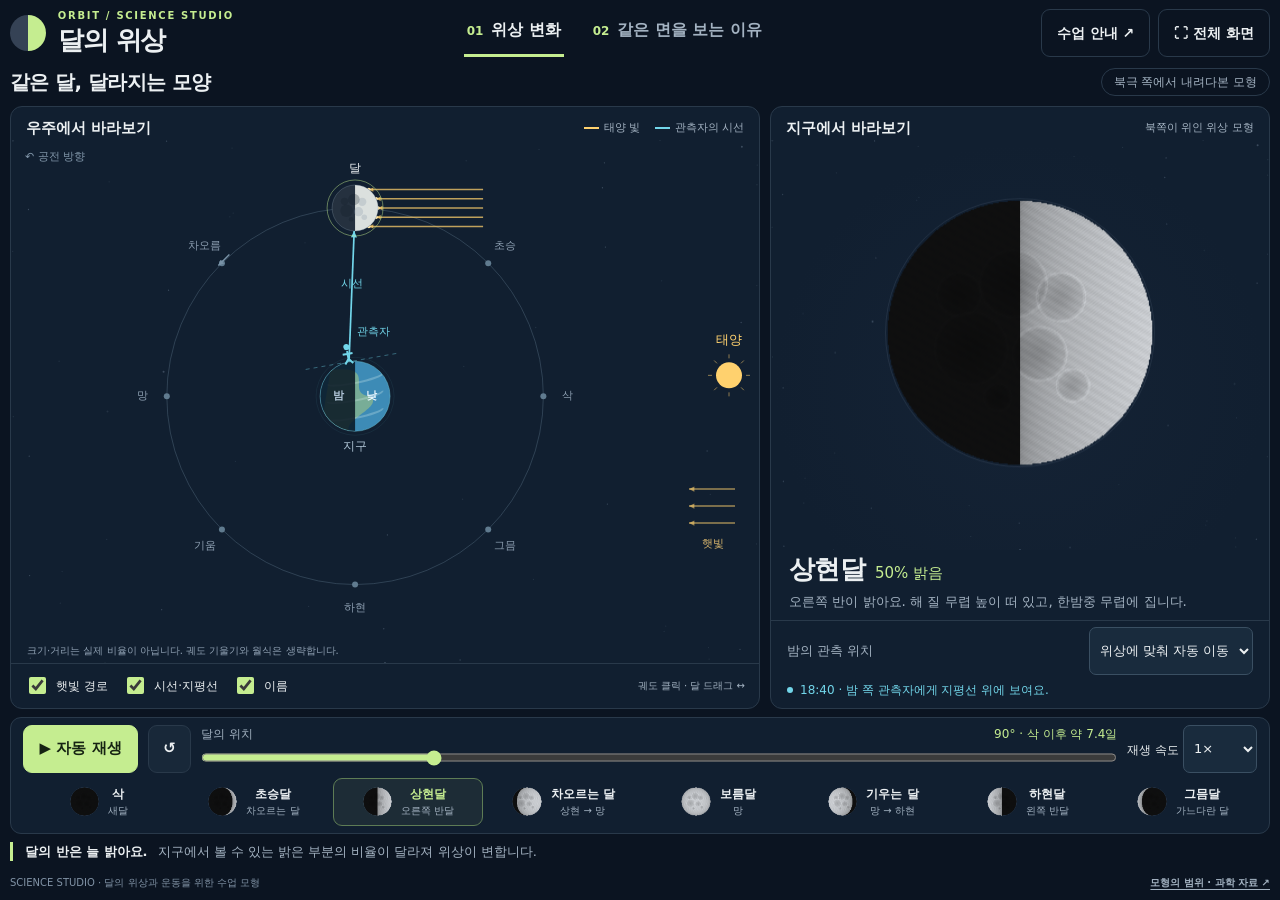
<file: earth_science/moon_phase/index.html>
<!doctype html>
<html lang="ko"><head><meta charset="utf-8"><meta name="viewport" content="width=device-width, initial-scale=1, viewport-fit=cover"><meta name="theme-color" content="#0b1421"><meta name="description" content="달을 움직이며 햇빛 경로, 관측자의 시선, 위상 변화와 동주기 자전을 탐구하는 수업 도구"><title>달의 위상</title>
<style>
:root{color-scheme:dark;--bg:#0b1421;--panel:#111f30;--line:#29394a;--text:#ecf0f2;--muted:#a3b2c1;--accent:#c5ed90;--sun:#ffd16e;--sight:#72d6ea;--red:#ffb2a2}
*{box-sizing:border-box}[hidden]{display:none!important}body{margin:0;background:var(--bg);color:var(--text);font-family:"Malgun Gothic","Apple SD Gothic Neo",system-ui,sans-serif;font-size:16px;line-height:1.5}button,input,select{font:inherit}button{cursor:pointer;min-height:48px;border:1px solid var(--line);border-radius:9px;padding:8px 15px;background:#182839;color:var(--text);font-weight:650;touch-action:manipulation}button:hover{background:#25374a}button:focus-visible,a:focus-visible,input:focus-visible,select:focus-visible,canvas:focus-visible{outline:3px solid var(--accent);outline-offset:3px}button.primary{background:var(--accent);color:#162313;border-color:var(--accent)}button[aria-pressed=true]{border-color:var(--accent);background:#2a3e30;color:var(--accent)}a{color:var(--sight)}
.app{max-width:1800px;margin:auto;padding:18px 24px 10px;min-height:100svh;display:flex;flex-direction:column;gap:12px}header{display:flex;align-items:center;justify-content:space-between;gap:20px}.brand{display:flex;gap:13px;align-items:center}.logo{width:43px;height:43px;border-radius:50%;background:linear-gradient(90deg,#354255 50%,#c5ed90 50%);box-shadow:0 0 0 6px #c5ed908}.overline{color:var(--accent);font-size:11px;font-weight:750;letter-spacing:.17em}h1{font-size:27px;letter-spacing:-1.1px;line-height:1.35;margin:0}.head-actions{display:flex;gap:8px}.head-actions button{background:transparent;font-size:14px}.navrow{display:flex;align-items:center;justify-content:space-between;border-bottom:1px solid var(--line);gap:12px}.tabs{display:flex;gap:26px}.tabs button{background:none;border:0;border-bottom:3px solid transparent;border-radius:0;padding:11px 3px 13px;color:var(--muted);font-size:17px}.tabs button[aria-selected=true]{border-bottom-color:var(--accent);color:var(--text)}.tabs b{font-size:12px;color:var(--accent);margin-right:8px}.navhint{font-size:13px;color:var(--muted)}
.page{display:flex;flex-direction:column;gap:12px}.intro{display:flex;justify-content:space-between;align-items:center;gap:12px}.intro h2{font-size:22px;font-weight:650;letter-spacing:-.6px;margin:0}.intro p{font-size:14px;color:var(--muted);margin:3px 0 0}.tag{border:1px solid var(--line);border-radius:25px;color:var(--muted);padding:6px 13px;font-size:12px;white-space:nowrap}.workspace{display:grid;grid-template-columns:minmax(0,1.65fr) minmax(330px,1fr);gap:14px}.panel{border:1px solid var(--line);border-radius:15px;overflow:hidden;background:var(--panel);min-width:0}.panelhead{padding:14px 18px 0;display:flex;align-items:center;justify-content:space-between;gap:10px}.panelhead h3{font-size:16px;margin:0}.micro{font-size:12px;color:var(--muted)}.legend{display:flex;gap:14px;font-size:12px;color:var(--muted)}.legend span:before{content:"";display:inline-block;width:15px;height:2px;vertical-align:middle;margin-right:5px;background:var(--sun)}.legend span:last-child:before{background:var(--sight)}.orbit-wrap{height:clamp(260px,calc(100vh - 475px),510px);position:relative}.orbit-wrap canvas{width:100%;height:100%;display:block;touch-action:none}.orbit-wrap #orbit{cursor:grab}.orbit-wrap #orbit:active{cursor:grabbing}.canvas-note{position:absolute;bottom:7px;left:16px;right:16px;font-size:11px;color:#90a1b3;pointer-events:none}.toggles{padding:8px 16px;border-top:1px solid var(--line);display:flex;gap:16px;align-items:center;flex-wrap:wrap;min-height:50px}.toggles label{font-size:13px;display:flex;align-items:center;gap:7px;min-height:32px;cursor:pointer}.toggles input{width:17px;height:17px;accent-color:var(--accent)}.drag-tip{margin-left:auto;color:var(--muted);font-size:11px}
.viewpanel{display:flex;flex-direction:column}.earth-view{height:clamp(140px,20vh,255px);background:radial-gradient(ellipse at 50% 60%,#24334a33,transparent 70%)}.earth-view canvas{display:block;width:100%;height:100%}.phase-info{padding:0 20px 9px}.phase-title{display:flex;align-items:baseline;gap:10px}.phase-title h3{font-size:29px;letter-spacing:-.7px;margin:0}.phase-title span{color:var(--accent);font-size:14px}.phase-info p{font-size:14px;color:var(--muted);margin:5px 0 0;min-height:42px}.observer{padding:9px 18px 12px;border-top:1px solid var(--line);margin-top:auto}.observer-top{display:flex;justify-content:space-between;align-items:center;gap:10px}.observer label{font-size:13px;color:var(--muted)}select{background:#192b3d;color:var(--text);border:1px solid #3a4f62;border-radius:7px;min-height:48px;padding:6px;max-width:200px;font-size:13px}.status{display:flex;align-items:center;gap:7px;font-size:12px;color:var(--sight);margin-top:7px;min-height:20px}.status:before{content:"";width:6px;height:6px;flex:none;background:currentColor;border-radius:50%}.status.below{color:var(--red)}
.timeline{background:var(--panel);border:1px solid var(--line);border-radius:13px;padding:11px 15px}.transport{display:flex;align-items:center;gap:12px}.transport .play{min-width:112px}.iconbtn{font-size:19px;padding:5px 14px}.scrub{flex:1;min-width:0}.scrub-top{display:flex;justify-content:space-between;gap:12px;font-size:12px;color:var(--muted)}.scrub-top output{color:var(--accent);font-variant-numeric:tabular-nums}input[type=range]{display:block;width:100%;height:28px;margin:0;accent-color:var(--accent);cursor:pointer}.speed{font-size:12px}.speed select{min-width:74px}.phase-list{display:grid;grid-template-columns:repeat(8,1fr);gap:5px;margin-top:8px}.phase-list button{min-height:54px;background:transparent;border-color:transparent;font-size:12px;padding:3px 2px;display:flex;align-items:center;justify-content:center;gap:7px}.phase-list button[aria-pressed=true]{border-color:#5e7c55;background:#c5ed9010;color:var(--accent)}.phase-list canvas{width:30px;height:30px;flex:none}.phase-list small{display:block;font-size:10px;color:var(--muted);font-weight:400}.insight{border-left:3px solid var(--accent);padding:2px 0 2px 12px;display:flex;align-items:baseline;gap:10px;font-size:14px;color:var(--muted)}.insight strong{color:var(--text);white-space:nowrap;font-weight:600}.bottom{margin-top:auto;display:flex;justify-content:space-between;gap:15px;color:#8193a6;font-size:11px}.bottom button{border:0;padding:0;background:none;min-height:30px;color:#a3b2c1;font-size:11px;text-decoration:underline;text-underline-offset:3px}
.compare{display:grid;grid-template-columns:1fr 1fr;gap:14px}.compare .orbit-wrap{height:clamp(230px,calc(100vh - 490px),430px)}.pill{font-size:12px;color:var(--accent);background:#c5ed9011;border:1px solid #c5ed9030;padding:4px 9px;border-radius:30px;white-space:nowrap}.pill.other{color:var(--sun);border-color:#ffd16e35;background:#ffd16e0b}.spin-footer{padding:9px 18px 12px;display:grid;grid-template-columns:92px 1fr;gap:15px;align-items:center;border-top:1px solid var(--line)}.spin-footer canvas{width:88px;height:88px}.spin-footer strong{font-size:17px}.spin-footer p{color:var(--muted);font-size:13px;margin:3px 0}.stat{font-size:12px;color:var(--accent)}.compare-title{display:flex;align-items:center;gap:12px;flex-wrap:wrap}.mode-switch{display:flex;gap:5px}.mode-switch button{font-size:13px;padding:5px 10px}.spin-actions{display:flex;gap:6px;margin-left:5px}.spin-actions button{font-size:13px;padding:6px 10px}.reason{display:grid;grid-template-columns:auto 1fr;gap:18px;align-items:center;border:1px solid #c5ed9033;background:#c5ed9007;padding:12px 18px;border-radius:12px}.equation{font-weight:750;color:var(--accent);font-size:17px}.reason p{margin:0;font-size:13px;color:var(--muted)}
dialog{max-width:730px;width:calc(100% - 32px);max-height:85vh;overflow:auto;background:#162435;color:var(--text);border:1px solid #4b6075;border-radius:17px;padding:25px;box-shadow:0 30px 100px #0008}dialog::backdrop{background:#020710bb;backdrop-filter:blur(5px)}dialog h2{margin:0 0 20px;font-size:25px}dialog h3{font-size:16px;color:var(--accent);margin-top:22px}dialog p,dialog li{font-size:14px;color:#c6d2dd}dialog ol,dialog ul{padding-left:23px}dialog .close{float:right}dialog table{width:100%;border-collapse:collapse;font-size:13px}dialog td,dialog th{padding:8px;border-bottom:1px solid #344557;text-align:left}#toast{position:fixed;bottom:25px;left:50%;transform:translateX(-50%);background:#e2edda;color:#182a19;padding:12px 20px;border-radius:10px;z-index:10;max-width:90vw;font-size:14px}
@media(min-width:1100px) and (max-height:800px){.app{padding:10px 20px 7px;gap:8px}.page{gap:8px}.intro h2{font-size:20px}.intro p{font-size:12px}.orbit-wrap{height:calc(100vh - 500px);min-height:225px}.earth-view{height:clamp(120px,17vh,145px)}.phase-info p{font-size:13px;min-height:38px}.phase-title h3{font-size:25px}.phase-list button{min-height:48px}.timeline{padding:8px 13px}.compare .orbit-wrap{height:calc(100vh - 490px);min-height:220px}.spin-footer{padding:5px 16px}.spin-footer canvas{height:74px;width:74px}.reason{padding:8px 15px}.panelhead{padding-top:10px}.observer{padding-top:6px;padding-bottom:8px}}
@media(max-width:1000px){.app{padding:16px}.workspace{grid-template-columns:minmax(0,1.4fr) minmax(290px,1fr)}.legend,.tag,.navhint{display:none}.phase-list button{flex-direction:column;gap:2px}.phase-list small{display:none}.insight{display:block}.insight strong{margin-right:7px}.compare-title{gap:8px}.spin-actions{display:none}.reason{grid-template-columns:1fr;gap:5px}}
@media(max-width:720px){.app{padding:15px 12px;gap:12px}header{align-items:center}.logo{width:31px;height:31px}.brand{gap:10px}h1{font-size:22px}.overline{font-size:9px}.head-actions{gap:5px}.head-actions button{font-size:12px;padding:5px 9px}.help-label{display:none}.tabs{gap:14px;justify-content:space-between;width:100%}.tabs button{font-size:14px;padding-bottom:10px}.tabs b{margin-right:5px}.intro h2{font-size:20px}.intro p{font-size:12px}.workspace,.compare{grid-template-columns:1fr}.orbit-wrap{height:350px}.earth-view{height:200px}.phase-info p{min-height:0}.observer{margin-top:4px}.transport{gap:7px;flex-wrap:wrap}.transport .play{min-width:98px;font-size:14px}.scrub{min-width:130px}.speed{display:none}.phase-list{grid-template-columns:repeat(4,1fr);gap:4px}.phase-list button{flex-direction:row;min-height:53px;font-size:12px}.phase-list small{display:block}.timeline{padding:11px}.toggles{gap:10px;padding:6px 12px}.drag-tip{font-size:10px}.compare .orbit-wrap{height:300px}.spin-footer{grid-template-columns:90px 1fr}.compare-title{flex-direction:column;align-items:flex-start}.compare-title h3{font-size:14px}.mode-switch button{font-size:11px;padding:4px 8px}.compare .pill{font-size:10px}.bottom{font-size:10px;align-items:center}.bottom>span{max-width:65%}.insight{font-size:13px}.reason p{font-size:12px}}

/* Electronic whiteboard: use the entire viewport and give remaining space to the diagrams. */
.app{max-width:none;width:100%;margin:0}
@media (min-width:1000px) and (min-height:600px){
  :root{--board-font:clamp(15px,1.05vw,28px)}
  html,body{height:100%;overflow:hidden}
  .app{height:100vh;height:100dvh;min-height:0;padding:8px 10px 5px;gap:8px;display:grid;grid-template-rows:auto auto minmax(0,1fr) auto}
  header{gap:12px}
  .brand{gap:12px}
  h1{font-size:clamp(26px,1.8vw,48px)}
  .overline{font-size:clamp(10px,.68vw,18px)}
  .logo{width:clamp(34px,2.8vw,64px);height:clamp(34px,2.8vw,64px)}
  .head-actions button{font-size:clamp(14px,.9vw,24px)}
  .tabs{gap:clamp(20px,2vw,54px)}
  .tabs button{font-size:clamp(16px,1.12vw,30px);padding:5px 3px 7px}
  .tabs b{font-size:clamp(12px,.8vw,21px)}
  .navhint{font-size:clamp(12px,.85vw,22px)}
  .page{display:grid;grid-template-rows:auto minmax(0,1fr) auto auto;min-height:0;gap:8px}
  .intro h2{font-size:clamp(20px,1.4vw,38px)}
  .intro p{font-size:clamp(12px,.9vw,24px);margin-top:1px}
  .tag{font-size:clamp(12px,.8vw,21px);padding:4px 12px}
  .workspace{grid-template-columns:minmax(0,1.5fr) minmax(320px,1fr)}
  .workspace,.compare{height:100%;min-height:0;gap:10px}
  .panel{display:flex;flex-direction:column;min-height:0;border-radius:12px}
  .panelhead{flex:none;padding:10px 15px 0}
  .panelhead h3{font-size:var(--board-font)}
  .micro,.legend{font-size:clamp(11px,.8vw,21px)}
  .orbit-wrap,.compare .orbit-wrap{height:auto;min-height:0;flex:1}
  .orbit-wrap canvas{position:absolute;inset:0}
  .canvas-note{font-size:clamp(10px,.75vw,20px);bottom:5px}
  .toggles{flex:none;min-height:45px;padding:3px 14px;gap:clamp(12px,1.2vw,32px)}
  .toggles label{font-size:clamp(12px,.9vw,24px);min-height:38px}
  .toggles input{width:clamp(17px,1.2vw,30px);height:clamp(17px,1.2vw,30px)}
  .drag-tip{font-size:clamp(10px,.75vw,20px)}
  .earth-view{flex:1;min-height:0;height:auto;position:relative}
  .earth-view canvas{position:absolute;inset:0}
  .phase-info{flex:none;padding:0 18px 7px}
  .phase-title h3{font-size:clamp(26px,2vw,54px)}
  .phase-title span{font-size:var(--board-font)}
  .phase-info p{font-size:clamp(13px,1.05vw,28px);min-height:0;margin-top:3px}
  .observer{flex:none;margin-top:0;padding:6px 16px 8px}
  .observer label{font-size:clamp(13px,.95vw,26px)}
  select{max-width:none;min-height:48px;font-size:clamp(13px,.95vw,26px)}
  .status{font-size:clamp(12px,.85vw,23px);margin-top:5px}
  .timeline{padding:7px 12px;border-radius:11px}
  .transport{gap:10px}
  .transport button{font-size:clamp(15px,1.05vw,28px)}
  .transport .play{min-width:clamp(112px,9vw,240px)}
  .scrub-top{font-size:clamp(12px,.9vw,24px)}
  input[type=range]{height:clamp(28px,2.2vw,56px)}
  .speed{font-size:clamp(12px,.85vw,22px)}
  .phase-list{margin-top:5px;gap:5px}
  .phase-list button{min-height:48px;font-size:clamp(12px,.9vw,24px);padding:2px;gap:7px}
  .phase-list small{font-size:clamp(10px,.68vw,18px)}
  .phase-list canvas{width:clamp(30px,2.6vw,68px);height:clamp(30px,2.6vw,68px)}
  .insight{font-size:clamp(13px,.95vw,26px);padding-top:0;padding-bottom:0}
  .bottom{margin-top:0;font-size:clamp(10px,.7vw,18px);align-items:center}
  .bottom button{font-size:clamp(10px,.75vw,20px);min-height:26px}
  .spin-footer{flex:none;grid-template-columns:clamp(78px,6.2vw,168px) 1fr;gap:14px;padding:6px 16px 9px}
  .spin-footer canvas{width:clamp(74px,6vw,160px);height:clamp(74px,6vw,160px)}
  .spin-footer strong{font-size:clamp(16px,1.2vw,32px)}
  .spin-footer p{font-size:clamp(12px,.95vw,26px)}
  .stat{font-size:clamp(12px,.9vw,24px)}
  .pill{font-size:clamp(11px,.85vw,22px)}
  .mode-switch button,.spin-actions button{font-size:clamp(12px,.9vw,24px)}
  .reason{padding:7px 15px;gap:16px}
  .equation{font-size:clamp(16px,1.15vw,31px)}
  .reason p{font-size:clamp(12px,.9vw,24px)}
}
@media (min-width:1000px) and (max-height:720px){
  .app{gap:5px;padding:5px 7px 3px}.page{gap:5px}
  .intro p,.navhint,.drag-tip{display:none}
  .phase-info p{font-size:13px;line-height:1.4}
  .panelhead{padding-top:6px}
  .canvas-note{font-size:10px}
  .phase-title h3{font-size:25px}
  .phase-list button{min-height:48px}
}

@media (min-width:1000px) and (min-height:600px){
  .app{position:relative;grid-template-rows:auto minmax(0,1fr) auto}
  .navrow{position:absolute;top:clamp(8px,.7vw,20px);left:clamp(220px,20vw,440px);right:clamp(250px,24vw,560px);justify-content:center;border:0}
  .navhint,.intro p{display:none}
  .intro{min-height:32px}
}
</style></head>
<body><main class="app">
<header><div class="brand"><div class="logo" aria-hidden="true"></div><div><div class="overline">ORBIT / SCIENCE STUDIO</div><h1>달의 위상</h1></div></div><div class="head-actions"><button id="guideBtn">수업 안내<span class="help-label"> ↗</span></button><button id="fullscreen">⛶ 전체 화면</button></div></header>
<div class="navrow"><nav class="tabs" role="tablist" aria-label="탐구 주제"><button id="tabPhase" role="tab" aria-selected="true" aria-controls="phasePage"><b>01</b>위상 변화</button><button id="tabSpin" role="tab" aria-selected="false" aria-controls="spinPage" tabindex="-1"><b>02</b>같은 면을 보는 이유</button></nav><span class="navhint">움직여 보고, 시점을 바꿔 이해하는 달</span></div>
<section id="phasePage" class="page" role="tabpanel" aria-labelledby="tabPhase">
<div class="intro"><div><h2>같은 달, 달라지는 모양</h2><p>달을 움직여 햇빛을 받는 면과 우리가 보는 면을 비교해 보세요.</p></div><span class="tag">북극 쪽에서 내려다본 모형</span></div>
<div class="workspace">
<section class="panel"><div class="panelhead"><h3>우주에서 바라보기</h3><div class="legend"><span>태양 빛</span><span>관측자의 시선</span></div></div><div class="orbit-wrap"><canvas id="orbit" tabindex="0" role="img" aria-label="달의 공전 모형. 드래그하거나 좌우 방향키로 달을 움직일 수 있습니다."></canvas><div class="canvas-note">크기·거리는 실제 비율이 아닙니다. 궤도 기울기와 월식은 생략합니다.</div></div><div class="toggles"><label><input id="rays" type="checkbox" checked>햇빛 경로</label><label><input id="sight" type="checkbox" checked>시선·지평선</label><label><input id="labels" type="checkbox" checked>이름</label><span class="drag-tip">궤도 클릭 · 달 드래그 ↔</span></div></section>
<section class="panel viewpanel"><div class="panelhead"><h3>지구에서 바라보기</h3><span class="micro">북쪽이 위인 위상 모형</span></div><div class="earth-view"><canvas id="moonView" role="img" aria-label="지구에서 보이는 달의 위상"></canvas></div><div class="phase-info"><div class="phase-title"><h3 id="phaseName">상현달</h3><span id="litFraction">50% 밝음</span></div><p id="phaseDescription"></p></div><div class="observer"><div class="observer-top"><label for="observeTime">밤의 관측 위치</label><select id="observeTime"><option value="auto">위상에 맞춰 자동 이동</option><option value="18">18시 · 해 질 무렵</option><option value="21">21시 · 저녁</option><option value="24">0시 · 한밤중</option><option value="27">3시 · 새벽</option><option value="30">6시 · 해 뜰 무렵</option><option value="12">12시 · 낮과 비교</option></select></div><div id="visibility" class="status"></div></div></section>
</div>
<div class="timeline"><div class="transport"><button id="phasePlay" class="primary play" aria-pressed="false">▶ 자동 재생</button><button id="phaseReset" class="iconbtn" aria-label="위상 탐구 처음으로">↺</button><div class="scrub"><div class="scrub-top"><label for="phaseAngle">달의 위치</label><output id="phaseAngleText" for="phaseAngle">90° · 삭 이후 약 7.4일</output></div><input id="phaseAngle" type="range" min="0" max="360" step="0.5" value="90" aria-label="달의 위치 각도"></div><label class="speed">재생 속도 <select id="phaseSpeed" aria-label="위상 재생 속도"><option value="0.5">0.5×</option><option value="1" selected>1×</option><option value="2">2×</option></select></label></div><div id="phaseList" class="phase-list" aria-label="대표 위상 선택"></div></div>
<div class="insight"><strong>달의 반은 늘 밝아요.</strong><span>지구에서 볼 수 있는 밝은 부분의 비율이 달라져 위상이 변합니다.</span></div>
</section>
<section id="spinPage" class="page" role="tabpanel" aria-labelledby="tabSpin" hidden>
<div class="intro"><div><h2>한 바퀴 공전할 때, 한 바퀴 자전</h2><p>달 표면의 A 지점을 따라가 보세요. 어느 경우에 A가 계속 지구를 향할까요?</p></div><span class="tag">자전은 먼 별을 기준으로 측정</span></div>
<div class="compare">
<section class="panel"><div class="panelhead"><h3>실제 달 · 동주기 자전</h3><span class="pill">공전 1회 = 자전 1회</span></div><div class="orbit-wrap"><canvas id="locked" role="img" aria-label="공전과 자전 주기가 같은 실제 달의 운동"></canvas><div class="canvas-note">A: 지구를 향하는 면의 표식 · 화살표: 달에 고정된 방향</div></div><div class="spin-footer"><canvas id="lockedFace" role="img" aria-label="지구에서 보는 실제 달의 A 표식"></canvas><div><strong>계속 같은 면이 보여요</strong><p>달은 자전하면서 A 방향을 지구 쪽으로 유지해요.</p><span id="lockedStat" class="stat"></span></div></div></section>
<section class="panel"><div class="panelhead"><div class="compare-title"><h3>조건을 바꾸면?</h3><div class="mode-switch" aria-label="비교할 자전 조건"><button id="noSpin" aria-pressed="true">자전 없음</button><button id="doubleSpin" aria-pressed="false">자전 2회</button></div></div><span class="pill other" id="comparePill">공전 1회 · 자전 0회</span></div><div class="orbit-wrap"><canvas id="comparison" role="img" aria-label="자전하지 않는 가상의 달의 운동"></canvas><div class="canvas-note">A의 반대편에는 B가 있어요. 조명 효과는 생략한 모형입니다.</div></div><div class="spin-footer"><canvas id="comparisonFace" role="img" aria-label="지구에서 보이는 가상 달의 표식"></canvas><div><strong id="faceStatus">지금은 A가 정면이에요</strong><p id="compareDescription">자전하지 않으면 공전하는 동안 보이는 면이 달라져요.</p><span id="compareStat" class="stat"></span></div></div></section>
</div>
<div class="timeline"><div class="transport"><button id="spinPlay" class="primary play" aria-pressed="false">▶ 자동 재생</button><button id="spinReset" class="iconbtn" aria-label="자전 탐구 처음으로">↺</button><div class="scrub"><div class="scrub-top"><label for="spinAngle">공전 진행</label><output id="spinAngleText" for="spinAngle">0° · 0.00바퀴</output></div><input id="spinAngle" type="range" min="0" max="360" step="1" value="0" aria-label="공전 진행 각도"></div><div class="spin-actions"><button data-spin="90">¼ 바퀴</button><button data-spin="180">½ 바퀴</button><button data-spin="360">1 바퀴</button></div></div></div>
<div class="reason"><div class="equation">자전 주기 = 공전 주기 ≈ 27.3일</div><p>같은 방향으로 같은 시간에 한 바퀴씩 돌아 거의 같은 면을 보게 됩니다.<br>위상이 반복되는 주기는 약 29.5일입니다. 그동안 지구도 태양 주위를 공전하기 때문이에요.</p></div>
</section>
<footer class="bottom"><span>SCIENCE STUDIO · 달의 위상과 운동을 위한 수업 모형</span><button id="notesBtn">모형의 범위 · 과학 자료 ↗</button></footer>
</main>
<dialog id="guide"><button class="close" id="closeGuide">닫기 ×</button><h2>달과 시점을 연결하는 수업</h2><h3>01 · 빛과 시선 따라가기</h3><ol><li><b>상현달</b>을 선택하고 노란 광선이 달의 오른쪽 표면에서 끝나는 것을 확인합니다.</li><li>하늘색 사람과 시선을 따라 지구에서 본 위상과 비교합니다. 노란색은 들어오는 햇빛, 하늘색은 사람이 바라보는 방향입니다.</li><li>관측 위치를 <b>0시</b>로 고정하고 초승달·보름달·그믐달을 선택합니다. 지평선 아래에 있는 달은 관측할 수 없음을 비교합니다.</li><li><b>삭</b>을 선택합니다. 지구를 향한 면이 어둡고 밤에는 지평선 아래에 있습니다.</li></ol><h3>02 · 자전하지 않아도 같은 면일까?</h3><ol><li>‘같은 면을 보는 이유’에서 공전 진행을 0° → 90° → 180°로 바꿉니다.</li><li>실제 달의 A 방향과 ‘자전 없음’의 A 방향을 비교합니다. 오른쪽에서는 반대편 B도 보입니다.</li><li>‘자전 2회’와도 비교하고, 같은 면을 보려면 어떤 관계가 필요한지 설명합니다.</li></ol><h3>조작 방법</h3><p>위상 버튼, 슬라이더, 궤도 클릭·드래그를 사용할 수 있습니다. 공전 모형에 초점을 맞추고 ← → 키를 누르면 달이 5°씩 이동합니다. 자동 재생은 다른 페이지로 이동하면 멈춥니다.</p></dialog>
<dialog id="notes"><button class="close" id="closeNotes">닫기 ×</button><h2>모형을 읽을 때</h2><ul>
<li>달의 위상은 <b>달의 밝은 반구를 보는 방향</b>에 따라 달라집니다. 평상시 위상 변화는 지구 그림자 때문이 아닙니다.</li>
<li>지구·달 크기와 거리는 확대·축소한 개념도입니다. 노란 광선은 먼 태양에서 온 평행광 중 달에 닿는 일부를 표시합니다.</li>
<li>실제 달의 궤도는 기울어져 있어 매달 일식·월식이 생기지 않습니다. 이 모형은 식 현상과 궤도 경사를 다루지 않습니다.</li>
<li>위상 그림은 <b>달의 북쪽을 위로 놓은 모형</b>입니다. 실제 하늘에서 보이는 기울기는 관측 위치와 시간에 따라 달라집니다. 표면 무늬는 실제 지형 사진이 아닌 개념 표현입니다.</li>
<li>관측 시간은 태양 방향으로 정한 <b>개념적 지방 태양시</b>입니다. 위도·계절·대기 굴절·시차를 생략했으므로 한국 표준시의 실제 출몰 시각 예측에 사용할 수 없습니다. 해 뜨고 지는 시각은 6시와 18시로 단순화했습니다.</li>
<li>‘자동 이동’은 위상에 따라 밤 쪽에서 관측하기 좋은 위치를 선택합니다. 삭에서는 한밤중을 택해 관측 불가를 보여 줍니다. 파선은 지평선 아래 방향으로, 실제로 지구를 뚫어 볼 수 있다는 뜻이 아닙니다.</li>
<li>관측할 수 없을 때도 오른쪽에는 비교용 위상 모형을 남기고 <b>관측 불가</b>를 표시합니다. 시선 화살표는 사람이 바라보는 방향이며, 반사된 빛의 진행 방향과 반대입니다.</li>
<li>자전 페이지에서는 조명과 밝기 변화를 생략해 표면 방향만 비교합니다. ‘같은 면’은 이상적인 동주기 모형이며, 실제 달은 칭동으로 가장자리 부근이 조금씩 더 보입니다.</li></ul>
<h3>서로 다른 두 주기</h3><table><thead><tr><th>약 27.3일</th><th>약 29.5일</th></tr></thead><tbody><tr><td>먼 별 기준의 공전·자전 주기</td><td>삭에서 다음 삭까지의 위상 주기</td></tr></tbody></table>
<h3>내용 확인 자료</h3><p><a href="https://science.nasa.gov/moon/moon-phases/" target="_blank" rel="noopener noreferrer">NASA · Moon Phases</a><br><a href="https://science.nasa.gov/moon/facts/" target="_blank" rel="noopener noreferrer">NASA · Moon Facts</a></p><p>교과서의 위치 배치를 참고한 자체 제작 도식입니다. 첨부한 교과서 이미지는 앱에 재수록하지 않았습니다.</p></dialog>
<div id="toast" role="status" hidden></div>
<script>
(function moonApp(){
'use strict';
const $=id=>document.getElementById(id),TAU=Math.PI*2,RAD=Math.PI/180;
const phaseData=[
{name:'삭',sub:'새달',description:'달이 태양과 같은 방향에 있어요. 지구를 향한 면이 어두워 달을 보기 어렵습니다.'},
{name:'초승달',sub:'차오르는 달',description:'오른쪽의 가느다란 부분이 밝아요. 해가 진 뒤 서쪽 하늘에서 볼 수 있습니다.'},
{name:'상현달',sub:'오른쪽 반달',description:'오른쪽 반이 밝아요. 해 질 무렵 높이 떠 있고, 한밤중 무렵에 집니다.'},
{name:'차오르는 달',sub:'상현 → 망',description:'오른쪽부터 밝은 부분이 넓어져요. 보름달을 향해 둥글어지고 있습니다.'},
{name:'보름달',sub:'망',description:'달이 태양의 반대 방향에 있어요. 밝은 면 전체가 보이고, 한밤중에 높이 떠요.'},
{name:'기우는 달',sub:'망 → 하현',description:'오른쪽부터 어두워져요. 밝은 부분이 줄어들며 하현달을 향해 갑니다.'},
{name:'하현달',sub:'왼쪽 반달',description:'왼쪽 반이 밝아요. 한밤중 무렵 떠서 해 뜰 무렵 높이 보입니다.'},
{name:'그믐달',sub:'가느다란 달',description:'왼쪽의 가느다란 부분이 밝아요. 해가 뜨기 전 동쪽 하늘에서 볼 수 있습니다.'}
];
const state={page:'phase',phase:90,spin:0,compare:0,phasePlaying:false,spinPlaying:false,last:0};
function norm(d){return (d%360+360)%360;}
function phaseIndex(d){d=norm(d);if(d<.4||d>359.6)return 0;if(Math.abs(d-90)<.4)return 2;if(Math.abs(d-180)<.4)return 4;if(Math.abs(d-270)<.4)return 6;return d<90?1:d<180?3:d<270?5:7;}
function observerModel(angle,selection){const a=norm(angle);let phi;if(selection==='auto')phi=(a<.4||a>359.6)?180:Math.max(100,Math.min(260,a));else phi=(Number(selection)-12)*15;const altitude=90-Math.abs(((a-phi+540)%360)-180);return {phi,altitude,visible:altitude>1,onHorizon:Math.abs(altitude)<=1,isNight:Math.cos(phi*RAD)<-0.001,hour:((phi/15+12)%24+24)%24};}
function lightFraction(deg){return (1-Math.cos(deg*RAD))/2;}
function spinDelta(orbit,ratio){return (ratio-1)*orbit*RAD;}
function canvasScale(){return window.innerWidth>=1000&&window.innerHeight>=600?Math.max(1,Math.min(3,window.innerWidth/1280,window.innerHeight/720)):1;}
function fit(canvas){const b=canvas.getBoundingClientRect(),dpr=Math.min(window.devicePixelRatio||1,2),scale=canvasScale(),pw=Math.max(1,Math.round(b.width)),ph=Math.max(1,Math.round(b.height));if(canvas.width!==Math.round(pw*dpr)||canvas.height!==Math.round(ph*dpr)){canvas.width=Math.round(pw*dpr);canvas.height=Math.round(ph*dpr);}const c=canvas.getContext('2d');c.setTransform(dpr*scale,0,0,dpr*scale,0,0);const w=pw/scale,h=ph/scale;c.clearRect(0,0,w,h);return {c,w,h};}
function circle(c,x,y,r,fill,stroke){c.beginPath();c.arc(x,y,r,0,TAU);if(fill){c.fillStyle=fill;c.fill();}if(stroke){c.strokeStyle=stroke;c.stroke();}}
function line(c,x1,y1,x2,y2,color,width=1,dash=[]){c.save();c.strokeStyle=color;c.lineWidth=width;c.setLineDash(dash);c.beginPath();c.moveTo(x1,y1);c.lineTo(x2,y2);c.stroke();c.restore();}
function arrow(c,x1,y1,x2,y2,color,width=1.5,head=6,dash=[]){line(c,x1,y1,x2,y2,color,width,dash);const a=Math.atan2(y2-y1,x2-x1);c.fillStyle=color;c.beginPath();c.moveTo(x2,y2);c.lineTo(x2-head*Math.cos(a-.45),y2-head*Math.sin(a-.45));c.lineTo(x2-head*Math.cos(a+.45),y2-head*Math.sin(a+.45));c.closePath();c.fill();}
function text(c,t,x,y,size=12,color='#a3b2c1',align='center',weight=400){c.font=`${weight} ${size}px "Malgun Gothic",system-ui,sans-serif`;c.fillStyle=color;c.textAlign=align;c.textBaseline='middle';c.fillText(t,x,y);}
function stars(c,w,h){for(let i=0;i<55;i++){const x=(Math.sin(i*127.13)*.5+.5)*w,y=(Math.cos(i*91.7)*.5+.5)*h;circle(c,x,y,i%8===0?1:.65,`rgba(182,205,226,${i%3===0?.25:.11})`);}}
// Orthographic sphere, z towards Earth. Incident sunlight direction is (sin(a),0,-cos(a)).
const texture=document.createElement('canvas');texture.width=texture.height=240;
const texCtx=texture.getContext('2d'),pixels=texCtx.createImageData(240,240);
const craters=[[-.37,.12,.27],[-.05,-.37,.25],[.31,-.27,.18],[-.46,-.29,.16],[.15,.16,.20],[.40,.40,.12],[-.17,.49,.1]];
const normals=new Float32Array(240*240*3),albedos=new Float32Array(240*240);
for(let y=0;y<240;y++)for(let x=0;x<240;x++){const nx=(x-119.5)/118,ny=(y-119.5)/118,r2=nx*nx+ny*ny,k=y*240+x;if(r2>1)continue;const nz=Math.sqrt(1-r2);normals[k*3]=nx;normals[k*3+1]=ny;normals[k*3+2]=nz;let val=202+10*Math.sin(x*1.82+y*2.17)+5*Math.cos(x*.41-y*.72);for(const [cx,cy,r]of craters){const d=Math.hypot(nx-cx,ny-cy);if(d<r)val-=32*(.7+.3*Math.cos(d/r*Math.PI));if(Math.abs(d-r)<.012)val+=13;}albedos[k]=val;}
function moonImage(c,x,y,r,deg,plain=false){const a=deg*RAD,sx=Math.sin(a),sz=-Math.cos(a),d=pixels.data;for(let k=0;k<240*240;k++){if(!albedos[k]){d[k*4+3]=0;continue;}const dot=normals[k*3]*sx+normals[k*3+2]*sz,light=plain?.83:dot>0?.65+.35*Math.sqrt(dot):.075,v=albedos[k]*light;d[k*4]=v;d[k*4+1]=v*1.015;d[k*4+2]=v*1.035;d[k*4+3]=255;}texCtx.putImageData(pixels,0,0);c.drawImage(texture,x-r,y-r,2*r,2*r);circle(c,x,y,r,null,'#93a6bb22');}
function topMoon(c,x,y,r){c.save();circle(c,x,y,r,'#25313f');c.beginPath();c.arc(x,y,r,-Math.PI/2,Math.PI/2);c.closePath();c.fillStyle='#dbe0de';c.fill();c.save();c.beginPath();c.arc(x,y,r,0,TAU);c.clip();for(const [cx,cy,rr]of craters)circle(c,x+cx*r,y+cy*r,rr*r,cx>0?'#8594a644':'#101a2644');c.restore();circle(c,x,y,r,null,'#9aacbb44');c.restore();}
function earth(c,x,y,r){c.save();circle(c,x,y,r,'#3d8bb6');c.beginPath();c.arc(x,y,r,0,TAU);c.clip();c.fillStyle='#78ad97';c.beginPath();c.moveTo(x-r*.7,y-r*.75);c.bezierCurveTo(x+r*.7,y-r*.9,x-r*.3,y-r*.1,x+r*.4,y);c.bezierCurveTo(x+r*.9,y+r*.25,x-r*.4,y+r*.7,x-r*.15,y+r);c.lineTo(x-r,y+r);c.closePath();c.fill();for(let i=0;i<3;i++){c.strokeStyle='#ddf4ee44';c.lineWidth=2;c.beginPath();c.ellipse(x,y+(i-1)*r*.5,r*.8,r*.12,-.2,0,Math.PI);c.stroke();}c.fillStyle='#081421d9';c.fillRect(x-r,y-r,r,2*r);c.restore();circle(c,x,y,r,null,'#79d5e366');circle(c,x,y,r+4,null,'#79d5e312');}
function orbitGeometry(w,h){const r=Math.min(h*.36,w*.28);return {x:w*.46,y:h*.49,r,er:Math.max(22,Math.min(35,r*.21)),mr:Math.max(14,Math.min(23,r*.14))};}
function person(c,x,y,phi,color){c.save();c.translate(x,y);c.rotate(Math.PI/2-phi*RAD);c.strokeStyle=color;c.fillStyle=color;c.lineWidth=2;circle(c,0,-12,3.1,color);c.beginPath();c.moveTo(0,-8);c.lineTo(0,0);c.moveTo(-5,-5);c.lineTo(5,-5);c.moveTo(0,0);c.lineTo(-4,5);c.moveTo(0,0);c.lineTo(4,5);c.stroke();c.restore();}
function drawOrbit(){
const {c,w,h}=fit($('orbit'));stars(c,w,h);
const g=orbitGeometry(w,h),a=state.phase*RAD,mx=g.x+g.r*Math.cos(a),my=g.y-g.r*Math.sin(a),o=observerModel(state.phase,$('observeTime').value),p=o.phi*RAD,ox=g.x+g.er*Math.cos(p),oy=g.y-g.er*Math.sin(p);
c.lineWidth=1;circle(c,g.x,g.y,g.r,null,'#5d778a66');
for(let i=0;i<8;i++){const t=i*Math.PI/4;circle(c,g.x+g.r*Math.cos(t),g.y-g.r*Math.sin(t),3,'#607b8f');if($('labels').checked&&Math.abs(((norm(state.phase)-i*45+540)%360)-180)>17){const nr=g.r+24;text(c,['삭','초승','상현','차오름','망','기움','하현','그믐'][i],g.x+nr*Math.cos(t),g.y-nr*Math.sin(t),11,'#8d9fb1');}}
const ax=g.x-g.r*.71,ay=g.y-g.r*.71;arrow(c,ax+8,ay-8,ax-3,ay+3,'#7992a7',1.4,6);
const sunx=w-30;text(c,'태양',sunx,h*.45-35,13,'#ffd16e');circle(c,sunx,h*.45,13,'#ffd16e');
for(let i=0;i<8;i++){const k=i*TAU/8;line(c,sunx+17*Math.cos(k),h*.45+17*Math.sin(k),sunx+21*Math.cos(k),h*.45+21*Math.sin(k),'#ffd16e88');}
for(let i=-1;i<=1;i++)arrow(c,w-24,h*.7+i*17,w-70,h*.7+i*17,'#ffd16e99',1.5,6);text(c,'햇빛',w-46,h*.7+38,11,'#d9b66d');
if($('rays').checked){const length=Math.min(105,g.r-g.er-g.mr-5);for(const f of [-.8,-.4,0,.4,.8]){const dy=f*g.mr,endpoint=mx+Math.sqrt(g.mr*g.mr-dy*dy),start=Math.min(w-12,mx+g.mr+length);arrow(c,start,my+dy,endpoint,my+dy,'#ffd16ebb',1.5,5);circle(c,endpoint,my+dy,1.8,'#ffe6a7');}}
if($('sight').checked){const tx=-Math.sin(p),ty=-Math.cos(p);line(c,ox-tx*48,oy-ty*48,ox+tx*48,oy+ty*48,'#72d6ea66',1,[4,4]);const dx=mx-ox,dy=my-oy,len=Math.hypot(dx,dy),ex=mx-dx/len*g.mr,ey=my-dy/len*g.mr;arrow(c,ox,oy,ex,ey,o.visible?'#72d6ea':'#ffb2a2aa',1.7,7,o.visible?[]:[6,6]);if($('labels').checked)text(c,o.visible?'시선':'지평선 아래 방향',(ox+ex)/2,(oy+ey)/2-12,11,o.visible?'#72d6ea':'#ffb2a2');}
earth(c,g.x,g.y,g.er);
if($('labels').checked){text(c,'밤',g.x-g.er*.46,g.y,11,'#b3c8db','center',650);text(c,'낮',g.x+g.er*.46,g.y,11,'#ebf7ff','center',650);text(c,'지구',g.x,g.y+g.er+16,12,'#afc4d5');}
topMoon(c,mx,my,g.mr);circle(c,mx,my,g.mr+5,null,'#c5ed9077');if($('labels').checked)text(c,'달',mx,my-g.mr-16,12,'#ecf0f2');
person(c,ox+Math.cos(p)*3,oy-Math.sin(p)*3,o.phi,'#72d6ea');
if($('labels').checked){const lx=g.x+(g.er+30)*Math.cos(p),ly=g.y-(g.er+30)*Math.sin(p);text(c,'관측자',lx+(Math.cos(p)<-.2?-13:13),ly,11,'#72d6ea',Math.cos(p)<-.2?'right':'left');}
text(c,'↶ 공전 방향',14,17,11,'#8297aa','left');
}
function drawEarthView(){const {c,w,h}=fit($('moonView'));stars(c,w,h);const r=Math.min(h*.38,w*.27),o=observerModel(state.phase,$('observeTime').value);moonImage(c,w/2,h*.47,r,state.phase);if(!o.visible||phaseIndex(state.phase)===0)text(c,o.onHorizon?'위상 모형 · 현재 지평선 부근':'위상 비교용 모형 · 지금 위치에서는 관측 불가',w/2,h-13,11,'#ffb2a2');else if(Math.cos(o.phi*RAD)>.001)text(c,'낮에도 위상은 같아요 · 하늘 밝기는 생략',w/2,h-13,11,'#ffd16e');}
function timeLabel(hour){const mins=Math.round(hour*60/10)*10;return `${String(Math.floor(mins/60)%24).padStart(2,'0')}:${String(mins%60).padStart(2,'0')}`;}
function updatePhase(){
const i=phaseIndex(state.phase),d=phaseData[i],o=observerModel(state.phase,$('observeTime').value);
$('phaseAngle').value=state.phase;$('phaseAngleText').textContent=`${Math.round(state.phase)}° · 삭 이후 약 ${(state.phase/360*29.53).toFixed(1)}일`;$('phaseName').textContent=d.name;$('litFraction').textContent=`${Math.round(lightFraction(state.phase)*100)}% 밝음`;$('phaseDescription').textContent=d.description;
$('moonView').setAttribute('aria-label',`${d.name}, 밝은 비율 ${Math.round(lightFraction(state.phase)*100)}퍼센트. ${!o.visible?'현재 위치에서는 관측 불가.':''}`);
$('orbit').setAttribute('aria-label',`달의 공전 모형, ${Math.round(state.phase)}도 ${d.name}. 드래그 또는 좌우 방향키로 이동.`);
document.querySelectorAll('[data-phase]').forEach(b=>b.setAttribute('aria-pressed',String(Math.abs(norm(state.phase)-Number(b.dataset.phase))<.6)));
const t=timeLabel(o.hour);let msg;
if(i===0)msg=`${t} · 삭은 지구를 향한 면이 어둡고 밤에는 보이지 않아요.`;
else if(o.onHorizon)msg=`${t} · 지평선 부근입니다. 뜨거나 지는 경계예요.`;
else if(o.visible)msg=`${t} · ${o.isNight?'밤 쪽':Math.abs(Math.cos(o.phi*RAD))<.001?'낮·밤 경계의':'낮 쪽'} 관측자에게 지평선 위에 보여요.`;
else msg=`${t} · 지평선 아래에 있어 관측할 수 없어요.`;
$('visibility').textContent=msg;$('visibility').classList.toggle('below',!o.visible||i===0);drawOrbit();drawEarthView();
}
function drawSpinScene(canvas,ratio){
const {c,w,h}=fit(canvas);stars(c,w,h);
const cx=w/2,cy=h*.48,r=Math.min(w*.30,h*.32),mr=Math.min(24,r*.22),a=state.spin*RAD,mx=cx+r*Math.cos(a),my=cy-r*Math.sin(a);
circle(c,cx,cy,r,null,'#5b718466');
for(let i=0;i<4;i++){const k=i*Math.PI/2;circle(c,cx+r*Math.cos(k),cy-r*Math.sin(k),3,'#6b8294');}
text(c,'먼 별을 향한 기준 방향 ↑',w-15,17,10,'#8da0b3','right');arrow(c,w-20,55,w-20,33,'#8497a8',1,4);line(c,cx,cy,mx,my,'#72d6ea55',1,[5,5]);
earth(c,cx,cy,Math.max(20,r*.22));text(c,'지구',cx,cy+r*.22+16,11,'#abc3d7');
const ori=Math.PI+ratio*a;circle(c,mx,my,mr,'#c1cbd2');c.save();c.beginPath();c.arc(mx,my,mr,0,TAU);c.clip();c.fillStyle='#718697';c.beginPath();c.moveTo(mx,my);c.arc(mx,my,mr,-ori-Math.PI/2,-ori+Math.PI/2);c.closePath();c.fill();c.restore();
const px=mx+Math.cos(ori)*mr*.65,py=my-Math.sin(ori)*mr*.65,bx=mx-Math.cos(ori)*mr*.65,by=my+Math.sin(ori)*mr*.65;
circle(c,px,py,6,'#ffd16e');text(c,'A',px,py,9,'#35250c','center',800);circle(c,bx,by,5.5,'#9ee3f4');text(c,'B',bx,by,9,'#153c49','center',800);
arrow(c,mx,my,mx+Math.cos(ori)*(mr+23),my-Math.sin(ori)*(mr+23),'#ffd16e',1.8,6);circle(c,mx,my,mr+4,null,ratio===1?'#c5ed9066':'#ffd16e55');
const rr=r+15;c.strokeStyle=ratio===1?'#c5ed90':'#ffd16e';c.lineWidth=2;c.beginPath();c.arc(cx,cy,rr,0,-a,true);c.stroke();
if(state.spin>6){const ex=cx+rr*Math.cos(a),ey=cy-rr*Math.sin(a);arrow(c,ex+Math.sin(a)*7,ey+Math.cos(a)*7,ex,ey,ratio===1?'#c5ed90':'#ffd16e',1.6,6);}
text(c,ratio===1?'A 방향이 늘 지구 쪽':ratio===0?'A 방향이 우주 공간에 고정':'A 방향이 더 빠르게 회전',cx,h-35,11,ratio===1?'#c5ed90':'#ffd16e');
}
function drawFace(canvas,ratio){const {c,w,h}=fit(canvas),r=Math.min(w,h)*.40,delta=spinDelta(state.spin,ratio);moonImage(c,w/2,h/2,r,180,true);for(const [theta,label,col]of [[delta,'A','#ffd16e'],[delta+Math.PI,'B','#9ee3f4']]){const depth=Math.cos(theta);if(depth>=-.001){const x=w/2+Math.sin(theta)*r*.94;c.save();c.translate(x,h/2);c.scale(Math.max(.11,depth),1);circle(c,0,0,r*.22,col);text(c,label,0,1,12,'#233140','center',800);c.restore();}}}
function updateSpin(){$('spinAngle').value=state.spin;$('spinAngleText').textContent=`${Math.round(state.spin)}° · ${(state.spin/360).toFixed(2)}바퀴`;$('lockedStat').textContent=`자전 ${Math.round(state.spin)}° / 공전 ${Math.round(state.spin)}°`;$('compareStat').textContent=`자전 ${Math.round(state.spin*state.compare)}° / 공전 ${Math.round(state.spin)}°`;const cos=Math.cos(spinDelta(state.spin,state.compare));$('faceStatus').textContent=cos>.95?'지금은 A가 정면이에요':cos<-.95?'반대편 B가 정면에 보여요':Math.abs(cos)<.1?'A와 B가 가장자리에 보여요':cos>0?'A가 한쪽으로 이동했어요':'반대편 B가 보이고 있어요';$('comparisonFace').setAttribute('aria-label',$('faceStatus').textContent);drawSpinScene($('locked'),1);drawSpinScene($('comparison'),state.compare);drawFace($('lockedFace'),1);drawFace($('comparisonFace'),state.compare);}
function setPlay(which,playing){state[which+'Playing']=playing;$(which+'Play').textContent=playing?'Ⅱ 일시 정지':'▶ 자동 재생';$(which+'Play').setAttribute('aria-pressed',String(playing));}
function showPage(page,updateHash=true){setPlay('phase',false);setPlay('spin',false);state.page=page;$('phasePage').hidden=page!=='phase';$('spinPage').hidden=page!=='spin';for(const [id,p]of [['tabPhase','phase'],['tabSpin','spin']]){$(id).setAttribute('aria-selected',String(page===p));$(id).tabIndex=page===p?0:-1;}if(updateHash){try{history.replaceState(null,'',page==='spin'?'#rotation':'#phases');}catch{/* Local file previews may limit history changes. */}}requestAnimationFrame(()=>page==='phase'?updatePhase():updateSpin());}
for(let i=0;i<8;i++){const b=document.createElement('button');b.dataset.phase=i*45;b.setAttribute('aria-pressed',String(i===2));b.innerHTML=`<canvas width="60" height="60" aria-hidden="true"></canvas><span>${phaseData[i].name}<small>${phaseData[i].sub}</small></span>`;b.addEventListener('click',()=>{setPlay('phase',false);state.phase=i*45;updatePhase();});$('phaseList').append(b);moonImage(b.querySelector('canvas').getContext('2d'),30,30,26,i*45);}
$('phaseAngle').addEventListener('input',e=>{setPlay('phase',false);state.phase=Number(e.target.value);updatePhase();});
$('spinAngle').addEventListener('input',e=>{setPlay('spin',false);state.spin=Number(e.target.value);updateSpin();});
$('phasePlay').addEventListener('click',()=>setPlay('phase',!state.phasePlaying));
$('spinPlay').addEventListener('click',()=>{if(state.spin>=360)state.spin=0;setPlay('spin',!state.spinPlaying);updateSpin();});
$('phaseReset').addEventListener('click',()=>{setPlay('phase',false);state.phase=90;$('observeTime').value='auto';for(const id of ['rays','sight','labels'])$(id).checked=true;updatePhase();});
$('spinReset').addEventListener('click',()=>{setPlay('spin',false);state.spin=0;setCompare(0);});
for(const id of ['observeTime','rays','sight','labels'])$(id).addEventListener('change',updatePhase);
function setCompare(ratio){state.compare=ratio;$('noSpin').setAttribute('aria-pressed',String(ratio===0));$('doubleSpin').setAttribute('aria-pressed',String(ratio===2));$('comparePill').textContent=`공전 1회 · 자전 ${ratio}회`;$('compareDescription').textContent=ratio===0?'자전하지 않으면 공전하는 동안 보이는 면이 달라져요.':'두 배로 자전해도 공전하는 동안 보이는 면이 달라져요.';$('comparison').setAttribute('aria-label',ratio===0?'자전하지 않는 가상의 달의 운동':'공전 1회에 자전 2회 하는 가상의 달의 운동');updateSpin();}
$('noSpin').addEventListener('click',()=>setCompare(0));$('doubleSpin').addEventListener('click',()=>setCompare(2));
document.querySelectorAll('[data-spin]').forEach(b=>b.addEventListener('click',()=>{setPlay('spin',false);state.spin=Number(b.dataset.spin);updateSpin();}));
$('tabPhase').addEventListener('click',()=>showPage('phase'));$('tabSpin').addEventListener('click',()=>showPage('spin'));
document.querySelector('.tabs').addEventListener('keydown',e=>{if(['ArrowLeft','ArrowRight','Home','End'].includes(e.key)){e.preventDefault();const p=e.key==='Home'?'phase':e.key==='End'?'spin':state.page==='phase'?'spin':'phase';showPage(p);$(p==='phase'?'tabPhase':'tabSpin').focus();}});
let dragging=false;
function pointerAngle(e){const b=$('orbit').getBoundingClientRect(),scale=canvasScale(),g=orbitGeometry(b.width/scale,b.height/scale);state.phase=norm(Math.atan2(-((e.clientY-b.top)/scale-g.y),(e.clientX-b.left)/scale-g.x)/RAD);updatePhase();}
$('orbit').addEventListener('pointerdown',e=>{dragging=true;$('orbit').setPointerCapture(e.pointerId);setPlay('phase',false);pointerAngle(e);});
$('orbit').addEventListener('pointermove',e=>{if(dragging)pointerAngle(e);});
for(const ev of ['pointerup','pointercancel','lostpointercapture'])$('orbit').addEventListener(ev,()=>dragging=false);
$('orbit').addEventListener('keydown',e=>{if(e.key==='ArrowLeft'||e.key==='ArrowRight'){e.preventDefault();setPlay('phase',false);state.phase=norm(state.phase+(e.key==='ArrowRight'?5:-5));updatePhase();}});
for(const [open,dialog,close]of [['guideBtn','guide','closeGuide'],['notesBtn','notes','closeNotes']]){$(open).addEventListener('click',()=>{setPlay('phase',false);setPlay('spin',false);$(dialog).showModal();});$(close).addEventListener('click',()=>$(dialog).close());}
let toastTimer;function toast(msg){clearTimeout(toastTimer);$('toast').textContent=msg;$('toast').hidden=false;toastTimer=setTimeout(()=>$('toast').hidden=true,4200);}
$('fullscreen').addEventListener('click',async()=>{try{if(document.fullscreenElement)await document.exitFullscreen();else await document.documentElement.requestFullscreen();}catch{toast('이 환경에서는 전체 화면을 열 수 없습니다. 브라우저에서 F11을 눌러 주세요.');}});
document.addEventListener('fullscreenchange',()=>{$('fullscreen').textContent=document.fullscreenElement?'⛶ 전체 화면 종료':'⛶ 전체 화면';});
let resizeFrame;function redraw(){cancelAnimationFrame(resizeFrame);resizeFrame=requestAnimationFrame(()=>state.page==='phase'?updatePhase():updateSpin());}
new ResizeObserver(redraw).observe(document.querySelector('.app'));window.addEventListener('resize',redraw);
document.addEventListener('visibilitychange',()=>{state.last=0;if(document.hidden){setPlay('phase',false);setPlay('spin',false);}});
window.addEventListener('hashchange',()=>showPage(location.hash==='#rotation'?'spin':'phase',false));
function tick(now){const dt=state.last?Math.min((now-state.last)/1000,.06):0;state.last=now;if(state.phasePlaying){state.phase=(state.phase+dt*12*Number($('phaseSpeed').value))%360;updatePhase();}if(state.spinPlaying){state.spin=Math.min(360,state.spin+dt*20);updateSpin();if(state.spin===360)setPlay('spin',false);}requestAnimationFrame(tick);}
showPage(location.hash==='#rotation'?'spin':'phase',false);requestAnimationFrame(tick);
})();
</script>
</body></html>
</file>
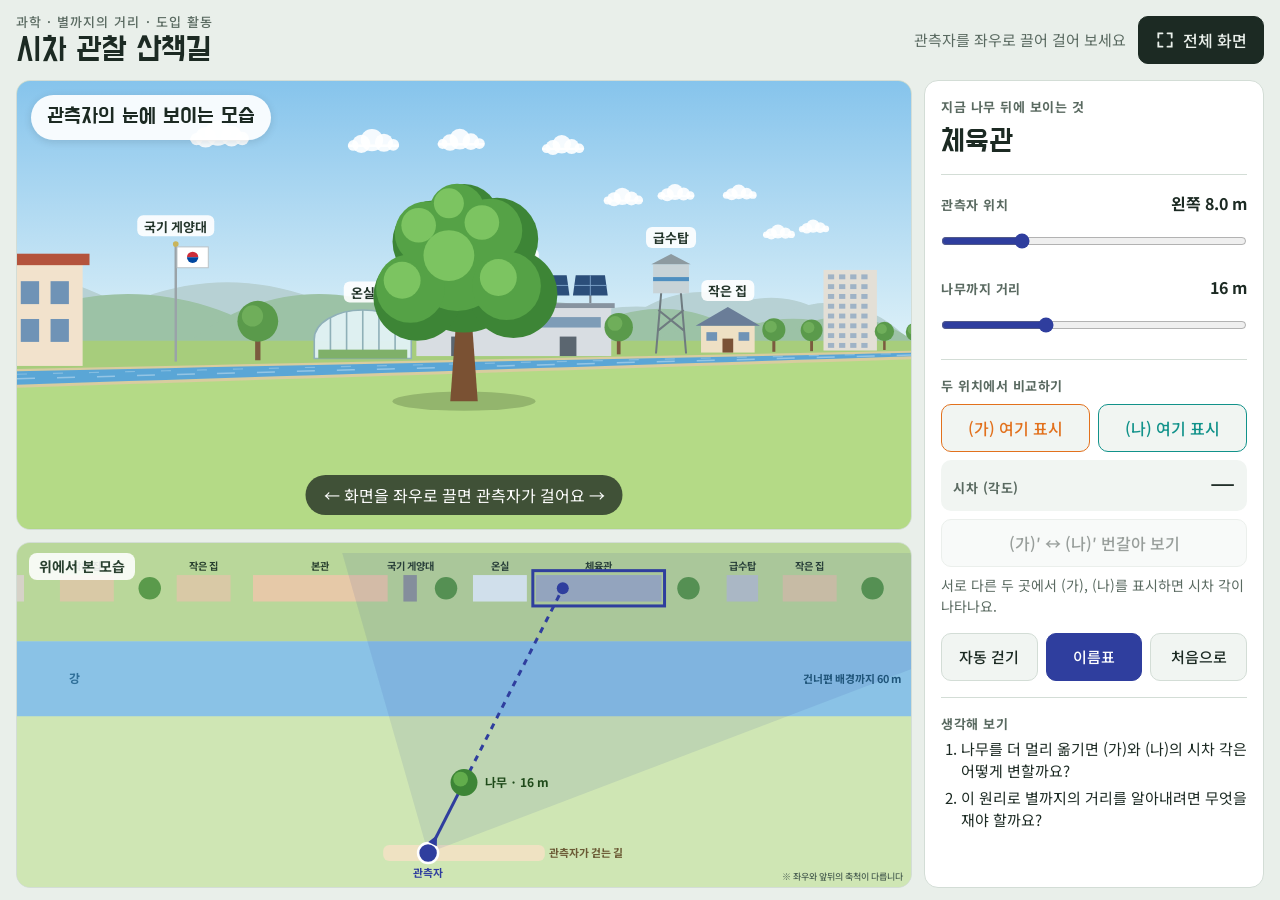
<file: earth_science/parallax/index.html>
<!doctype html>
<html lang="ko">
<head>
<meta charset="utf-8">
<meta name="viewport" content="width=device-width,initial-scale=1,viewport-fit=cover">
<title>시차 관찰 산책길</title>
<meta name="claude:viewport-fit-sides" content="cover">
<link rel="preconnect" href="https://fonts.googleapis.com">
<link rel="preconnect" href="https://fonts.gstatic.com" crossorigin>
<link rel="stylesheet" href="https://fonts.googleapis.com/css2?family=Do+Hyeon&family=Noto+Sans+KR:wght@400;500;700&display=swap">
<style>
/* Layout: 넓은 '눈에 보이는 모습' 패널 위, '위에서 본 지도' 아래, 오른쪽에 조작 패널 (전자칠판 16:9 기준) */
:root{
  --bg:#e9efea; --panel:#ffffff; --ink:#1c2a23; --muted:#5a6a61; --line:#d3ddd6;
  --accent:#2f3e9e; --ga:#e2711d; --na:#11928a; --chip:#f1f5f2;
  --display:"Do Hyeon","Noto Sans KR",system-ui,sans-serif;
  --body:"Noto Sans KR",system-ui,-apple-system,"Malgun Gothic",sans-serif;
}
@media (prefers-color-scheme:dark){:root:not([data-theme="light"]){
  --bg:#111814; --panel:#1a231e; --ink:#e6efe9; --muted:#9fb2a7; --line:#2b3a32;
  --accent:#8f9cf2; --ga:#f08a3e; --na:#36b9ae; --chip:#222d27; color-scheme:dark}}
:root[data-theme="dark"]{
  --bg:#111814; --panel:#1a231e; --ink:#e6efe9; --muted:#9fb2a7; --line:#2b3a32;
  --accent:#8f9cf2; --ga:#f08a3e; --na:#36b9ae; --chip:#222d27; color-scheme:dark}
html,body{height:100%}
body{background:var(--bg);color:var(--ink);font-family:var(--body);font-size:16px;line-height:1.5}
.app{height:100%;display:grid;grid-template-rows:auto 1fr;gap:12px;
  padding-left:max(16px,env(safe-area-inset-left,0px));padding-right:max(16px,env(safe-area-inset-right,0px));padding-block:12px;box-sizing:border-box}
header{display:flex;align-items:center;justify-content:space-between;gap:12px;flex-wrap:wrap}
.eyebrow{font-size:13px;letter-spacing:.08em;color:var(--muted);font-weight:500}
h1{font-family:var(--display);font-weight:400;font-size:clamp(26px,2.6vw,38px);margin:0;line-height:1.1;text-wrap:balance}
.headR{display:flex;align-items:center;gap:12px}
.hint{color:var(--muted);font-size:15px}
button{font:inherit;font-weight:500;color:var(--ink);background:var(--chip);border:1.5px solid var(--line);border-radius:10px;min-height:48px;padding:0 16px;cursor:pointer;display:inline-flex;align-items:center;justify-content:center;gap:8px;touch-action:manipulation}
button:hover{border-color:var(--muted)}
button:focus-visible,input:focus-visible{outline:3px solid var(--accent);outline-offset:2px}
button:disabled{opacity:.45;cursor:not-allowed}
button[aria-pressed="true"]{background:var(--accent);border-color:var(--accent);color:#fff}
.fs{background:var(--ink);color:var(--bg);border-color:var(--ink)}
.fs svg{width:20px;height:20px}
main{display:grid;grid-template-columns:minmax(0,1fr) 340px;grid-template-rows:minmax(0,1.3fr) minmax(0,1fr);
  grid-template-areas:"view side" "map side";gap:12px;min-height:0}
.stage{position:relative;border-radius:14px;overflow:hidden;min-height:0;border:1px solid var(--line);background:#cfe6b4}
.stage canvas{position:absolute;inset:0;width:100%;height:100%;display:block;touch-action:none}
#viewWrap{grid-area:view;cursor:grab}
#viewWrap:active{cursor:grabbing}
#mapWrap{grid-area:map;cursor:pointer}
.badge{position:absolute;left:14px;top:14px;background:rgba(255,255,255,.92);color:#1c2a23;border-radius:999px;padding:6px 16px;font-family:var(--display);font-size:clamp(18px,1.7vw,26px);pointer-events:none;box-shadow:0 2px 8px rgba(0,0,0,.12)}
.badge.ga{background:#e2711d;color:#fff}.badge.na{background:#11928a;color:#fff}
.cap{position:absolute;left:12px;top:10px;background:rgba(255,255,255,.88);color:#29402f;border-radius:8px;padding:3px 10px;font-size:14px;font-weight:700;pointer-events:none}
.dragHint{position:absolute;left:50%;bottom:14px;transform:translateX(-50%);background:rgba(20,30,25,.72);color:#fff;padding:8px 18px;border-radius:999px;font-size:16px;pointer-events:none;transition:opacity .5s;white-space:nowrap}
.dragHint.off{opacity:0}
aside{grid-area:side;background:var(--panel);border:1px solid var(--line);border-radius:14px;padding:16px;display:flex;flex-direction:column;gap:16px;overflow-y:auto;min-height:0}
.blk{display:flex;flex-direction:column;gap:8px}
.lbl{font-size:13px;font-weight:700;color:var(--muted);letter-spacing:.04em}
.big{font-family:var(--display);font-size:clamp(28px,2.4vw,40px);line-height:1.1}
.row{display:flex;justify-content:space-between;align-items:baseline;gap:8px}
.val{font-weight:700;font-variant-numeric:tabular-nums}
input[type=range]{width:100%;height:36px;accent-color:var(--accent);margin:0}
.two{display:grid;grid-template-columns:1fr 1fr;gap:8px}
.three{display:grid;grid-template-columns:repeat(3,1fr);gap:8px}
.three button{padding:0 8px;font-size:15px}
.btnGa{border-color:var(--ga);color:var(--ga)}.btnNa{border-color:var(--na);color:var(--na)}
.btnGa.set{background:var(--ga);color:#fff}.btnNa.set{background:var(--na);color:#fff}
.angle{background:var(--chip);border-radius:10px;padding:10px 12px;display:flex;justify-content:space-between;align-items:baseline}
.angle .big{font-size:clamp(26px,2.2vw,34px);font-variant-numeric:tabular-nums}
.note{font-size:14px;color:var(--muted);margin:0}
.think{border-top:1px solid var(--line);padding-top:12px}
.think ol{margin:4px 0 0;padding-left:20px;font-size:15px;display:flex;flex-direction:column;gap:4px}
hr{border:0;border-top:1px solid var(--line);margin:0}
.toast{position:fixed;left:50%;bottom:max(20px,env(safe-area-inset-bottom,0px));transform:translateX(-50%);background:var(--ink);color:var(--bg);padding:10px 18px;border-radius:10px;font-size:15px;max-width:min(90vw,520px);text-align:center;z-index:9}
@media (max-width:860px),(max-height:560px){
  html,body{height:auto}
  .app{height:auto}
  main{grid-template-columns:minmax(0,1fr);grid-template-rows:auto;grid-template-areas:"view" "map" "side"}
  #viewWrap{aspect-ratio:16/10;max-width:100%}
  #mapWrap{aspect-ratio:1.6/1;max-width:100%}
  .hint{display:none}
}
@media (prefers-reduced-motion:reduce){.dragHint{transition:none}}
</style>
<style>*{box-sizing:border-box}body{margin:0}</style>
</head>
<body>


<div class="app" id="app">
  <header>
    <div>
      <div class="eyebrow">과학 · 별까지의 거리 · 도입 활동</div>
      <h1>시차 관찰 산책길</h1>
    </div>
    <div class="headR">
      <span class="hint">관측자를 좌우로 끌어 걸어 보세요</span>
      <button class="fs" id="fsBtn" type="button" aria-label="전체 화면">
        <svg viewBox="0 0 24 24" fill="none" stroke="currentColor" stroke-width="2.2" stroke-linecap="round" aria-hidden="true"><path id="fsIcon" d="M4 9V4h5M20 9V4h-5M4 15v5h5M20 15v5h-5"/></svg>
        <span id="fsLabel">전체 화면</span>
      </button>
    </div>
  </header>

  <main>
    <section class="stage" id="viewWrap" aria-label="관측자의 눈에 보이는 모습. 좌우로 끌면 관측자가 걷습니다.">
      <canvas id="view"></canvas>
      <div class="badge" id="badge">관측자의 눈에 보이는 모습</div>
      <div class="dragHint" id="dragHint">← 화면을 좌우로 끌면 관측자가 걸어요 →</div>
    </section>

    <section class="stage" id="mapWrap" aria-label="위에서 본 지도. 관측자나 나무를 끌어 옮길 수 있습니다.">
      <canvas id="map"></canvas>
      <div class="cap">위에서 본 모습</div>
    </section>

    <aside>
      <div class="blk">
        <span class="lbl">지금 나무 뒤에 보이는 것</span>
        <span class="big" id="hitName">체육관</span>
      </div>
      <hr>
      <div class="blk">
        <div class="row"><label class="lbl" for="pos">관측자 위치</label><span class="val" id="posVal">왼쪽 8.0 m</span></div>
        <input type="range" id="pos" min="-16" max="16" step="0.1" value="-8">
      </div>
      <div class="blk">
        <div class="row"><label class="lbl" for="dist">나무까지 거리</label><span class="val" id="distVal">16 m</span></div>
        <input type="range" id="dist" min="10" max="28" step="0.5" value="16">
      </div>
      <hr>
      <div class="blk">
        <span class="lbl">두 위치에서 비교하기</span>
        <div class="two">
          <button type="button" class="btnGa" id="markA">(가) 여기 표시</button>
          <button type="button" class="btnNa" id="markB">(나) 여기 표시</button>
        </div>
        <div class="angle"><span class="lbl">시차 (각도)</span><span class="big" id="angle">—</span></div>
        <button type="button" id="blink" aria-pressed="false" disabled>(가)′ ↔ (나)′ 번갈아 보기</button>
        <p class="note" id="markNote">서로 다른 두 곳에서 (가), (나)를 표시하면 시차 각이 나타나요.</p>
      </div>
      <div class="three">
        <button type="button" id="walk" aria-pressed="false">자동 걷기</button>
        <button type="button" id="tags" aria-pressed="true">이름표</button>
        <button type="button" id="reset">처음으로</button>
      </div>
      <div class="think">
        <span class="lbl">생각해 보기</span>
        <ol>
          <li>나무를 더 멀리 옮기면 (가)와 (나)의 시차 각은 어떻게 변할까요?</li>
          <li>이 원리로 별까지의 거리를 알아내려면 무엇을 재야 할까요?</li>
        </ol>
      </div>
    </aside>
  </main>
</div>
<div class="toast" id="toast" hidden></div>

<script>
(()=>{
if(!CanvasRenderingContext2D.prototype.roundRect)CanvasRenderingContext2D.prototype.roundRect=function(x,y,w,h){this.rect(x,y,w,h);};
const EYE=2.2, BG_Y=60, RIV_FAR=48, RIV_NEAR=31, XLIM=16;
const S={Xv:-8,Yt:16,A:null,B:null,blink:false,phase:0,walk:false,walkT:0,tags:true,dirty:true};

/* ---------- 건너편 배경 물체 (모두 60 m 거리) ---------- */
const OBJS=[
 {x:-84,type:'house',name:'작은 집',w:12},{x:-70,type:'tree',name:'가로수',w:5},
 {x:-58,type:'house',name:'작은 집',w:12},{x:-32,type:'school',name:'본관',w:30},
 {x:-12,type:'flag',name:'국기 게양대',w:3},{x:-4,type:'tree',name:'가로수',w:5},
 {x:8,type:'greenhouse',name:'온실',w:12},{x:30,type:'gym',name:'체육관',w:28},
 {x:50,type:'tree',name:'가로수',w:5},{x:62,type:'tower',name:'급수탑',w:7},
 {x:77,type:'house',name:'작은 집',w:12},{x:91,type:'tree',name:'가로수',w:5}];
let seed=7;const rnd=()=>((seed=(seed*16807)%2147483647)/2147483647);
for(const sd of[-1,1])for(let i=0;i<10;i++){const apt=rnd()<.55;OBJS.push({x:sd*(104+i*15),type:apt?'apt':'tree',name:apt?'아파트':'가로수',w:apt?12:5,h:14+rnd()*8});}
const HILLS=[];for(let i=-6;i<=6;i++)HILLS.push({x:i*170+((i*53)%40),Y:540,w:320,h:70+((i*37+90)%40)});
const HILLS2=[];for(let i=-6;i<=6;i++)HILLS2.push({x:i*120+60,Y:380,w:200,h:34+((i*29+60)%22)});
const CLOUDS=[];for(let i=-8;i<=8;i++)CLOUDS.push({x:i*420+((i*97)%150),z:620+((i*71+300)%260),w:200+((i*41+200)%120)});
const TOPS={school:17,gym:11.6,flag:12.6,greenhouse:6.2,tower:17.2,house:8.5};

const vc=document.getElementById('view'),mc=document.getElementById('map');
const V=vc.getContext('2d'),M=mc.getContext('2d');
let vs={w:1,h:1,d:1},ms={w:1,h:1,d:1};
function fit(cv){const r=cv.getBoundingClientRect(),d=Math.min(window.devicePixelRatio||1,2);cv.width=Math.max(1,Math.round(r.width*d));cv.height=Math.max(1,Math.round(r.height*d));return{w:r.width,h:r.height,d};}
const ro=new ResizeObserver(()=>{vs=fit(vc);ms=fit(mc);S.dirty=true;});ro.observe(vc);ro.observe(mc);

const dispXv=()=>S.blink?(S.phase?S.B:S.A):S.Xv;
const hitX=Xv=>Xv+(0-Xv)*BG_Y/S.Yt;
function hitObj(Xv){const h=hitX(Xv);let best=null;for(const o of OBJS){if(Math.abs(h-o.x)<=o.w/2+.5&&(!best||Math.abs(h-o.x)<Math.abs(h-best.x)))best=o;}return best;}

/* ---------- 원근 투영: 관측자는 항상 나무를 바라봄 ---------- */
const cam={};
function setCam(Xv,w,h){const th=Math.atan2(-Xv,S.Yt);Object.assign(cam,{Xv,s:Math.sin(th),c:Math.cos(th),t:Math.tan(th),f:Math.min(w*.55,h*1.25),cx:w/2,hor:h*.58,w,h});}
function proj(X,Y,z){const dx=X-cam.Xv,dy=Y,fw=dx*cam.s+dy*cam.c,rt=dx*cam.c-dy*cam.s;return{x:cam.cx+rt/fw*cam.f,y:cam.hor+(EYE-z)/fw*cam.f,k:cam.f/fw,fw};}
function lineY(Yc,x){const X0=cam.Xv+Yc*cam.t,a=proj(X0-10,Yc,0),b=proj(X0+10,Yc,0);return Math.max(cam.hor,a.y+(b.y-a.y)/(b.x-a.x)*(x-a.x));}
function band(Yf,Yn,col){const N=24,w=cam.w;V.beginPath();for(let i=0;i<=N;i++){const x=i/N*w;V.lineTo(x,lineY(Yf,x));}for(let i=N;i>=0;i--){const x=i/N*w;V.lineTo(x,Yn==null?cam.h:lineY(Yn,x));}V.closePath();V.fillStyle=col;V.fill();}
function gline(Yc,col,lw,dash){const N=24;V.beginPath();for(let i=0;i<=N;i++){const x=i/N*cam.w;V.lineTo(x,lineY(Yc,x));}V.strokeStyle=col;V.lineWidth=lw;V.setLineDash(dash||[]);V.stroke();V.setLineDash([]);}
function bill(X,Y,z,w,fn){const p=proj(X,Y,z);if(p.fw<1)return null;if(p.x+w*p.k<-40||p.x-w*p.k>cam.w+40)return p;V.save();V.translate(p.x,p.y);V.scale(p.k,p.k);fn(V);V.restore();return p;}

/* ---------- 그리기 도구 (단위: m, 위쪽이 음수) ---------- */
const circ=(c,x,y,r,col)=>{c.beginPath();c.arc(x,y,r,0,Math.PI*2);c.fillStyle=col;c.fill();};
const tri=(c,a,b,cc,col)=>{c.beginPath();c.moveTo(...a);c.lineTo(...b);c.lineTo(...cc);c.closePath();c.fillStyle=col;c.fill();};
const D={
 school(c){c.fillStyle='#f2e2cc';c.fillRect(-15,-9,30,9);c.fillStyle='#b4533c';c.fillRect(-15.6,-9.8,31.2,1);
  c.fillStyle='#6f93b6';for(const y of[-7.4,-4.1])for(let x=-13.8;x<13;x+=2.6)if(Math.abs(x+.8)>4)c.fillRect(x,y,1.6,2);
  c.fillStyle='#f7ecdc';c.fillRect(-3.2,-14,6.4,14);tri(c,[-3.9,-14],[0,-17],[3.9,-14],'#b4533c');
  circ(c,0,-11.5,1.75,'#ffffff');c.strokeStyle='#5a4636';c.lineWidth=.25;c.beginPath();c.arc(0,-11.5,1.75,0,7);c.stroke();
  c.beginPath();c.moveTo(0,-11.5);c.lineTo(0,-12.7);c.moveTo(0,-11.5);c.lineTo(.8,-11.1);c.stroke();
  c.fillStyle='#7a5236';c.fillRect(-1.3,-3.2,2.6,3.2);c.fillStyle='#6f93b6';c.fillRect(-1.8,-8,3.6,2.2);},
 gym(c){c.strokeStyle='#7d8790';c.lineWidth=.3;for(let x=-11;x<=11;x+=5.5){c.beginPath();c.moveTo(x,-7.6);c.lineTo(x,-9);c.stroke();}
  for(let i=-2;i<=2;i++){const x=i*5.5;c.beginPath();c.moveTo(x-2.5,-8.7);c.lineTo(x+2.5,-8.7);c.lineTo(x+2.1,-11.6);c.lineTo(x-2.1,-11.6);c.closePath();c.fillStyle='#2b4e7a';c.fill();
   c.strokeStyle='#86acd3';c.lineWidth=.12;c.beginPath();c.moveTo(x-2.3,-10.15);c.lineTo(x+2.3,-10.15);c.moveTo(x,-8.7);c.lineTo(x,-11.6);c.stroke();}
  c.fillStyle='#d8dde2';c.fillRect(-14,-7,28,7);c.fillStyle='#87939f';c.fillRect(-14.5,-7.6,29,.7);
  c.fillStyle='#7d9cb7';c.fillRect(-12.5,-5.6,25,1.5);c.fillStyle='#5b6670';c.fillRect(-9,-2.8,2.4,2.8);c.fillRect(6.6,-2.8,2.4,2.8);},
 flag(c){c.fillStyle='#9aa3a8';c.fillRect(-.13,-12.2,.26,12.2);circ(c,0,-12.4,.3,'#c9b45a');c.fillStyle='#ffffff';c.fillRect(.13,-12.1,3.3,2.2);
  c.strokeStyle='#b8c0c4';c.lineWidth=.1;c.strokeRect(.13,-12.1,3.3,2.2);c.beginPath();c.arc(1.78,-11,.6,Math.PI,0);c.fillStyle='#cd2e3a';c.fill();c.beginPath();c.arc(1.78,-11,.6,0,Math.PI);c.fillStyle='#0047a0';c.fill();},
 greenhouse(c){c.beginPath();c.moveTo(-6,0);c.lineTo(-6,-2.4);c.ellipse(0,-2.4,6,3.6,0,Math.PI,0);c.lineTo(6,0);c.closePath();c.fillStyle='rgba(226,243,246,.95)';c.fill();
  c.strokeStyle='#8fb0b8';c.lineWidth=.2;c.stroke();for(let x=-4;x<=4;x+=2){c.beginPath();c.moveTo(x,0);c.lineTo(x,-2.4-3.6*Math.sqrt(1-(x/6)**2));c.stroke();}
  c.fillStyle='#7fb069';c.fillRect(-5.5,-1.1,11,1.1);},
 tower(c){c.strokeStyle='#6f7b80';c.lineWidth=.35;c.beginPath();c.moveTo(-2.6,0);c.lineTo(-1.7,-10.5);c.moveTo(2.6,0);c.lineTo(1.7,-10.5);c.moveTo(-2.2,-4);c.lineTo(2.2,-7.5);c.moveTo(2.2,-4);c.lineTo(-2.2,-7.5);c.stroke();
  c.fillStyle='#c8d3d7';c.fillRect(-3.1,-15.4,6.2,5);tri(c,[-3.4,-15.4],[0,-17.2],[3.4,-15.4],'#8d9aa0');c.fillStyle='#4f8fc0';c.fillRect(-3.1,-13.2,6.2,.7);},
 house(c){c.fillStyle='#eee0c4';c.fillRect(-5,-5,10,5);tri(c,[-6,-5],[0,-8.5],[6,-5],'#6a7d98');c.fillStyle='#7a5236';c.fillRect(-1,-2.6,2,2.6);c.fillStyle='#6f93b6';c.fillRect(-4,-3.8,2,1.6);c.fillRect(2,-3.8,2,1.6);},
 apt(c,o){const h=o.h;c.fillStyle='#e3dfd6';c.fillRect(-6,-h,12,h);c.fillStyle='#9fb3c6';for(let y=-h+1;y<-1;y+=2.2)for(let x=-5;x<5;x+=2.5)c.fillRect(x,y,1.4,1.1);},
 tree(c){c.fillStyle='#7b5a3e';c.fillRect(-.3,-2.4,.6,2.4);circ(c,0,-4.4,2.3,'#5a9a4b');circ(c,-.6,-5,1.2,'#6fae5a');}
};
function bigTree(c){c.beginPath();c.ellipse(0,0,2.6,.35,0,0,7);c.fillStyle='rgba(30,50,20,.22)';c.fill();
 c.beginPath();c.moveTo(-.5,0);c.lineTo(-.28,-3);c.lineTo(.28,-3);c.lineTo(.5,0);c.closePath();c.fillStyle='#7a5133';c.fill();
 const P=[[0,-4.7,2.2],[-1.7,-3.8,1.6],[1.8,-3.9,1.6],[-1.1,-5.8,1.5],[1.2,-5.9,1.5],[0,-6.6,1.3]];
 for(const[x,y,r]of P)circ(c,x,y,r,'#3d8536');for(const[x,y,r]of P)circ(c,x-.25,y-.3,r*.78,'#55a246');for(const[x,y,r]of P)circ(c,x-.55,y-.6,r*.42,'#7cc461');}
function cloud(c){c.fillStyle='rgba(255,255,255,.92)';for(const[x,y,r]of[[-50,-10,34],[-10,-24,42],[35,-14,34],[70,-6,22],[-80,-4,20]])circ(c,x,y,r,'rgba(255,255,255,.9)');c.fillRect(-100,-8,190,10);}
function hill(c,o,col){c.beginPath();c.moveTo(-o.w/2,0);c.bezierCurveTo(-o.w*.2,-o.h,o.w*.2,-o.h,o.w/2,0);c.closePath();c.fillStyle=col;c.fill();}

function tag(p,top,text){const fs=Math.max(13,Math.min(18,cam.w/70));V.font=`700 ${fs}px ${getComputedStyle(document.body).fontFamily}`;
 const tw=V.measureText(text).width+14,x=p.x-tw/2,y=p.y-top*p.k-fs-14;V.fillStyle='rgba(255,255,255,.9)';V.beginPath();V.roundRect(x,y,tw,fs+8,6);V.fill();
 V.fillStyle='#24362c';V.textAlign='center';V.textBaseline='middle';V.fillText(text,p.x,y+(fs+8)/2+1);}

function drawView(){const{w,h,d}=vs;V.setTransform(d,0,0,d,0,0);setCam(dispXv(),w,h);
 const g=V.createLinearGradient(0,0,0,cam.hor);g.addColorStop(0,'#86c4ec');g.addColorStop(1,'#dcf0f8');V.fillStyle=g;V.fillRect(0,0,w,cam.hor+2);
 for(const o of CLOUDS)bill(o.x,1800,o.z,o.w,cloud);
 for(const o of HILLS)bill(o.x,o.Y,0,o.w,c=>hill(c,o,'#b7d1d4'));
 for(const o of HILLS2)bill(o.x,o.Y,0,o.w,c=>hill(c,o,'#9cc2a6'));
 V.fillStyle='#a7cd7c';V.fillRect(0,cam.hor,w,h-cam.hor);
 band(RIV_FAR,RIV_NEAR,'#5aa6d6');gline(37,'rgba(255,255,255,.35)',1.5,[18,22]);gline(42,'rgba(255,255,255,.25)',1.2,[10,26]);
 band(RIV_NEAR,null,'#b4da86');gline(RIV_FAR,'#d8cc9f',Math.max(2,w/400));gline(RIV_NEAR,'#d8cc9f',Math.max(3,w/300));
 const shown=[];
 for(const o of OBJS){const p=bill(o.x,BG_Y,0,o.w,c=>D[o.type](c,o));if(p&&TOPS[o.type]&&p.x>-60&&p.x<w+60)shown.push([p,TOPS[o.type],o.name]);}
 if(S.tags)for(const[p,t,n]of shown)tag(p,t,n);
 bill(0,S.Yt,0,6,bigTree);}

/* ---------- 위에서 본 지도 ---------- */
const MX0=-96,MX1=96,MYM=68,PX=16,PT=10,PB=34;
const mxp=X=>PX+(X-MX0)/(MX1-MX0)*(ms.w-2*PX), myp=Y=>ms.h-PB-Y/MYM*(ms.h-PT-PB);
const invX=x=>MX0+(x-PX)/(ms.w-2*PX)*(MX1-MX0), invY=y=>(ms.h-PB-y)/(ms.h-PT-PB)*MYM;
function mtext(t,x,y,size,col,align,weight){M.font=`${weight||500} ${size}px ${getComputedStyle(document.body).fontFamily}`;M.fillStyle=col;M.textAlign=align||'center';M.textBaseline='middle';M.fillText(t,x,y);}
function drawMap(){const{w,h,d}=ms;M.setTransform(d,0,0,d,0,0);const fs=Math.max(12,Math.min(16,w/80));const Xv=dispXv();
 M.fillStyle='#cfe6b4';M.fillRect(0,0,w,h);
 M.fillStyle='#b9d79a';M.fillRect(0,0,w,myp(RIV_FAR));
 M.fillStyle='#8ac2e6';M.fillRect(0,myp(RIV_FAR),w,myp(RIV_NEAR)-myp(RIV_FAR));
 mtext('강',mxp(-88),(myp(RIV_FAR)+myp(RIV_NEAR))/2,fs,'#2f6f99','left',700);
 M.fillStyle='#efe2c2';M.beginPath();M.roundRect(mxp(-XLIM-2),myp(1.8),mxp(XLIM+2)-mxp(-XLIM-2),myp(-1.8)-myp(1.8),6);M.fill();
 mtext('관측자가 걷는 길',mxp(XLIM+3),myp(0),fs*.9,'#6b5a35','left',700);
 const ho=hitObj(Xv);
 for(const o of OBJS){const x1=mxp(o.x-o.w/2),x2=mxp(o.x+o.w/2);if(x2<0||x1>w)continue;
  if(o.type==='tree'){M.beginPath();M.arc(mxp(o.x),myp(BG_Y),Math.max(4,(x2-x1)/2),0,7);M.fillStyle='#5a9a4b';M.fill();}
  else{M.fillStyle={school:'#e6c9a8',gym:'#9fb0c2',flag:'#8e979c',greenhouse:'#e3f2f4',tower:'#b9c5ca',house:'#d9c9a6',apt:'#d6d2c8'}[o.type];
   const y1=myp(BG_Y+3),y2=myp(BG_Y-3);M.fillRect(x1,y1,Math.max(3,x2-x1),y2-y1);
   if(TOPS[o.type]&&w>=700)mtext(o.name,mxp(o.x),y1-fs*.75,fs*.85,'#29402f','center',700);}
  if(o===ho){M.strokeStyle='#2f3e9e';M.lineWidth=3;const y1=myp(BG_Y+4),y2=myp(BG_Y-4);M.strokeRect(x1-3,y1,Math.max(6,x2-x1+6),y2-y1);}}
 // 시야
 const half=Math.atan((vs.w/2)/Math.min(vs.w*.55,vs.h*1.25)),th=Math.atan2(-Xv,S.Yt);
 M.beginPath();M.moveTo(mxp(Xv),myp(0));for(const a of[th-half,th+half]){const L=(MYM)/Math.max(.15,Math.cos(a));M.lineTo(mxp(Xv+Math.sin(a)*L),myp(Math.cos(a)*L));}M.closePath();M.fillStyle='rgba(47,62,158,.10)';M.fill();
 const sight=(X,col,lw,dash)=>{M.strokeStyle=col;M.lineWidth=lw;M.setLineDash(dash);M.beginPath();M.moveTo(mxp(X),myp(0));M.lineTo(mxp(0),myp(S.Yt));M.stroke();
  M.setLineDash([6,6]);M.beginPath();M.moveTo(mxp(0),myp(S.Yt));M.lineTo(mxp(hitX(X)),myp(BG_Y));M.stroke();M.setLineDash([]);};
 if(S.A!=null)sight(S.A,'#e2711d',2.5,[]);if(S.B!=null)sight(S.B,'#11928a',2.5,[]);
 sight(Xv,'#2f3e9e',3,[]);
 M.beginPath();M.arc(mxp(hitX(Xv)),myp(BG_Y),6,0,7);M.fillStyle='#2f3e9e';M.fill();
 if(S.A!=null&&S.B!=null&&Math.abs(S.A-S.B)>.3){const tx=mxp(0),ty=myp(S.Yt);const a1=Math.atan2(myp(0)-ty,mxp(S.A)-tx),a2=Math.atan2(myp(0)-ty,mxp(S.B)-tx);
  M.beginPath();M.moveTo(tx,ty);M.arc(tx,ty,34,Math.min(a1,a2),Math.max(a1,a2));M.closePath();M.fillStyle='rgba(226,113,29,.22)';M.fill();
  M.fillStyle='rgba(255,255,255,.92)';M.beginPath();M.roundRect(tx-24,ty+40,48,fs+8,6);M.fill();mtext('시차',tx,ty+44+fs/2,fs,'#a3500f','center',700);}
 // 나무
 const tr=Math.max(11,(mxp(3)-mxp(-3))/2);M.beginPath();M.arc(mxp(0),myp(S.Yt),tr,0,7);M.fillStyle='#3d8536';M.fill();M.beginPath();M.arc(mxp(0)-tr*.25,myp(S.Yt)-tr*.25,tr*.55,0,7);M.fillStyle='#62ad4c';M.fill();
 mtext(`나무 · ${fmt(S.Yt)} m`,mxp(0)+tr+8,myp(S.Yt),fs,'#1f4a1a','left',700);
 mtext(`건너편 배경까지 ${BG_Y} m`,w-10,(myp(RIV_FAR)+myp(RIV_NEAR))/2,fs*.9,'#1f557a','right',700);
 // 표시한 위치
 const dot=(X,col,label,r)=>{M.beginPath();M.arc(mxp(X),myp(0),r,0,7);M.fillStyle=col;M.fill();M.strokeStyle='#fff';M.lineWidth=2.5;M.stroke();if(label)mtext(label,mxp(X),myp(0)+1,r*1.05,'#fff','center',700);};
 if(S.A!=null)dot(S.A,'#e2711d','가',12);if(S.B!=null)dot(S.B,'#11928a','나',12);
 dot(Xv,'#2f3e9e','',10);M.beginPath();M.moveTo(mxp(Xv)+Math.sin(th)*20,myp(0)-Math.cos(th)*20);M.lineTo(mxp(Xv)+Math.sin(th+.45)*11,myp(0)-Math.cos(th+.45)*11);M.lineTo(mxp(Xv)+Math.sin(th-.45)*11,myp(0)-Math.cos(th-.45)*11);M.fillStyle='#2f3e9e';M.fill();
 mtext('관측자',mxp(Xv),myp(0)+fs+8,fs*.9,'#2f3e9e','center',700);
 mtext('※ 좌우와 앞뒤의 축척이 다릅니다',w-8,h-10,fs*.75,'#4d6354','right',500);}

/* ---------- UI ---------- */
const $=id=>document.getElementById(id);
const fmt=n=>(Math.round(n*10)/10).toFixed(Number.isInteger(Math.round(n*10)/10)?0:1);
const posTxt=X=>Math.abs(X)<.05?'가운데':(X<0?'왼쪽 ':'오른쪽 ')+Math.abs(X).toFixed(1)+' m';
function parallax(){if(S.A==null||S.B==null)return null;return Math.abs(Math.atan(S.A/S.Yt)-Math.atan(S.B/S.Yt))*180/Math.PI;}
function sync(){const Xv=dispXv();$('pos').value=S.Xv;$('posVal').textContent=posTxt(S.Xv);$('dist').value=S.Yt;$('distVal').textContent=fmt(S.Yt)+' m';
 const o=hitObj(Xv);$('hitName').textContent=o?o.name:'먼 산과 들판';
 const p=parallax();$('angle').textContent=p==null?'—':p.toFixed(1)+'°';
 $('markA').textContent=S.A==null?'(가) 여기 표시':'(가) 다시 표시';$('markB').textContent=S.B==null?'(나) 여기 표시':'(나) 다시 표시';
 $('markA').classList.toggle('set',S.A!=null);$('markB').classList.toggle('set',S.B!=null);
 const ok=S.A!=null&&S.B!=null&&Math.abs(S.A-S.B)>.3;$('blink').disabled=!ok;
 $('markNote').textContent=ok?`두 위치 사이 거리 ${Math.abs(S.A-S.B).toFixed(1)} m · 나무까지 ${fmt(S.Yt)} m`:(S.A!=null&&S.B!=null?'두 위치를 조금 더 떨어뜨려 표시하세요.':'서로 다른 두 곳에서 (가), (나)를 표시하면 시차 각이 나타나요.');
 const b=$('badge');b.className='badge';
 if(S.blink){b.textContent=S.phase?'(나)′ 에서 본 모습':'(가)′ 에서 본 모습';b.classList.add(S.phase?'na':'ga');}
 else if(S.A!=null&&Math.abs(S.Xv-S.A)<.25){b.textContent='(가)′ 에서 본 모습';b.classList.add('ga');}
 else if(S.B!=null&&Math.abs(S.Xv-S.B)<.25){b.textContent='(나)′ 에서 본 모습';b.classList.add('na');}
 else b.textContent='관측자의 눈에 보이는 모습';
 $('walk').setAttribute('aria-pressed',S.walk);$('blink').setAttribute('aria-pressed',S.blink);$('tags').setAttribute('aria-pressed',S.tags);S.dirty=true;}
let blinkTimer=null;
function stopAuto(){S.walk=false;if(S.blink){S.blink=false;clearInterval(blinkTimer);}}
function setXv(X){S.Xv=Math.max(-XLIM,Math.min(XLIM,X));sync();}
function hideHint(){$('dragHint').classList.add('off');}

$('pos').addEventListener('input',e=>{stopAuto();setXv(+e.target.value);hideHint();});
$('dist').addEventListener('input',e=>{S.Yt=+e.target.value;sync();});
$('markA').onclick=()=>{stopAuto();S.A=S.Xv;sync();};
$('markB').onclick=()=>{stopAuto();S.B=S.Xv;sync();};
$('blink').onclick=()=>{if(S.blink){S.blink=false;clearInterval(blinkTimer);}else{S.walk=false;S.blink=true;S.phase=0;blinkTimer=setInterval(()=>{S.phase^=1;sync();},800);}sync();};
$('walk').onclick=()=>{if(S.walk){S.walk=false;}else{stopAuto();S.walk=true;S.walkT=Math.asin(Math.max(-1,Math.min(1,S.Xv/14)))/.6;hideHint();}sync();};
$('tags').onclick=()=>{S.tags=!S.tags;sync();};
$('reset').onclick=()=>{stopAuto();Object.assign(S,{Xv:-8,Yt:16,A:null,B:null,tags:true});$('dragHint').classList.remove('off');sync();};

// 보이는 모습 화면 끌기
let vd=null;
vc.addEventListener('pointerdown',e=>{stopAuto();vd={x:e.clientX,X:S.Xv};vc.setPointerCapture(e.pointerId);hideHint();sync();});
vc.addEventListener('pointermove',e=>{if(!vd)return;setXv(vd.X+(e.clientX-vd.x)/vs.w*36);});
const vEnd=()=>{vd=null;};vc.addEventListener('pointerup',vEnd);vc.addEventListener('pointercancel',vEnd);
// 지도 끌기: 나무 근처 → 거리, 그 밖 → 관측자 위치
let md=null;
mc.addEventListener('pointerdown',e=>{const r=mc.getBoundingClientRect(),x=e.clientX-r.left,y=e.clientY-r.top;stopAuto();hideHint();
 md=Math.hypot(x-mxp(0),y-myp(S.Yt))<36?'tree':'viewer';mc.setPointerCapture(e.pointerId);move(x,y);});
function move(x,y){if(md==='tree'){S.Yt=Math.max(10,Math.min(28,Math.round(invY(y)*2)/2));sync();}else setXv(invX(x));}
mc.addEventListener('pointermove',e=>{if(!md)return;const r=mc.getBoundingClientRect();move(e.clientX-r.left,e.clientY-r.top);});
const mEnd=()=>{md=null;};mc.addEventListener('pointerup',mEnd);mc.addEventListener('pointercancel',mEnd);

// 키보드
document.addEventListener('keydown',e=>{if(e.target.tagName==='INPUT')return;const k=e.key;
 if(k==='ArrowLeft'||k==='ArrowRight'){stopAuto();setXv(S.Xv+(k==='ArrowLeft'?-.5:.5));hideHint();e.preventDefault();}
 else if(k==='f'||k==='F')toggleFS();else if(k==='1')$('markA').click();else if(k==='2')$('markB').click();else if((k==='b'||k==='B')&&!$('blink').disabled)$('blink').click();});

// 전체 화면
function toast(t){const el=$('toast');el.textContent=t;el.hidden=false;clearTimeout(toast.t);toast.t=setTimeout(()=>el.hidden=true,3500);}
const fsEl=()=>document.fullscreenElement||document.webkitFullscreenElement;
async function toggleFS(){try{if(fsEl()){await(document.exitFullscreen?document.exitFullscreen():document.webkitExitFullscreen());}
 else{const el=document.documentElement;if(el.requestFullscreen)await el.requestFullscreen();else if(el.webkitRequestFullscreen)el.webkitRequestFullscreen();else throw new Error('no');}}
 catch(err){toast('이 화면에서는 전체 화면을 열 수 없어요. 브라우저에서 F11 키를 눌러 주세요.');}}
$('fsBtn').onclick=toggleFS;
const fsChange=()=>{const on=!!fsEl();$('fsLabel').textContent=on?'전체 화면 끝내기':'전체 화면';$('fsIcon').setAttribute('d',on?'M9 4v5H4M15 4v5h5M9 20v-5H4M15 20v-5h5':'M4 9V4h5M20 9V4h-5M4 15v5h5M20 15v5h-5');};
document.addEventListener('fullscreenchange',fsChange);document.addEventListener('webkitfullscreenchange',fsChange);

let last=performance.now();
function loop(t){const dt=Math.min(.1,(t-last)/1000);last=t;
 if(S.walk){S.walkT+=dt;S.Xv=14*Math.sin(S.walkT*.6);$('pos').value=S.Xv;$('posVal').textContent=posTxt(S.Xv);const o=hitObj(S.Xv);$('hitName').textContent=o?o.name:'먼 산과 들판';S.dirty=true;}
 if(S.dirty&&vs.w>1){drawView();drawMap();S.dirty=false;}requestAnimationFrame(loop);}
vs=fit(vc);ms=fit(mc);sync();requestAnimationFrame(loop);
if(document.fonts)document.fonts.ready.then(()=>{S.dirty=true;});
})();
</script>

</body>
</html>
</file>
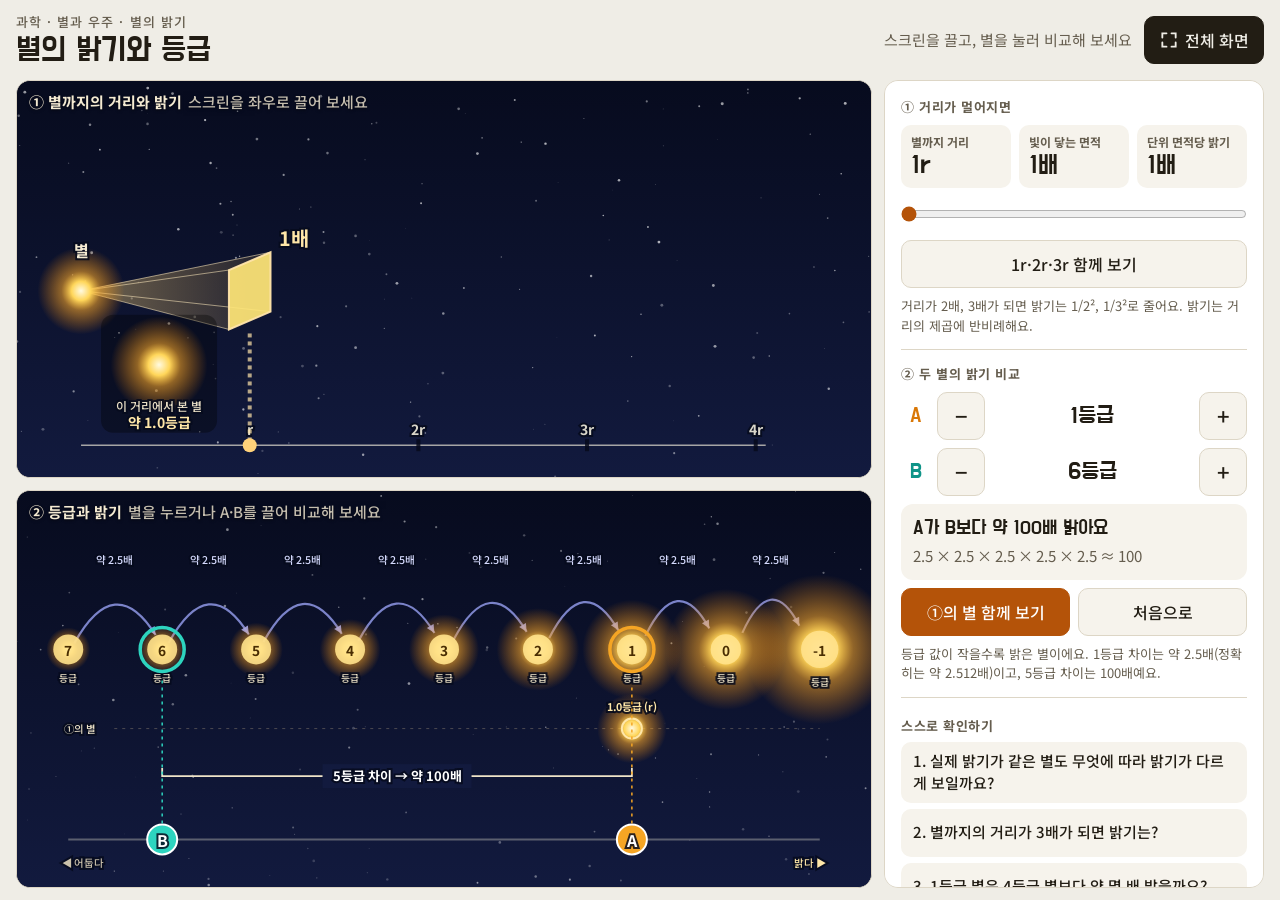
<file: earth_science/star_brightness/index.html>
<!doctype html>
<html lang="ko">
<head>
<meta charset="utf-8">
<meta name="viewport" content="width=device-width,initial-scale=1,viewport-fit=cover">
<title>별의 밝기와 등급</title>
<meta name="claude:viewport-fit-sides" content="cover">
<link rel="preconnect" href="https://fonts.googleapis.com">
<link rel="preconnect" href="https://fonts.gstatic.com" crossorigin>
<link rel="stylesheet" href="https://fonts.googleapis.com/css2?family=Do+Hyeon&family=Noto+Sans+KR:wght@400;500;700&display=swap">
<style>
/* Layout: 왼쪽 위 '거리와 밝기' 실험, 왼쪽 아래 '등급과 밝기' 눈금, 오른쪽 조작·결과 패널 (전자칠판 16:9 기준) */
:root{
  --bg:#efede6; --panel:#ffffff; --ink:#221d14; --muted:#655d4e; --line:#ddd6c6; --chip:#f6f3ec;
  --accent:#b45309; --a:#d97706; --b:#0f9488;
  --display:"Do Hyeon","Noto Sans KR",system-ui,sans-serif;
  --body:"Noto Sans KR",system-ui,-apple-system,"Malgun Gothic",sans-serif;
}
@media (prefers-color-scheme:dark){:root:not([data-theme="light"]){
  --bg:#13110d; --panel:#1d1a14; --ink:#f1ebdf; --muted:#b2a891; --line:#332e24; --chip:#262219;
  --accent:#f5a524; --a:#f5a524; --b:#2dd4bf; color-scheme:dark}}
:root[data-theme="dark"]{
  --bg:#13110d; --panel:#1d1a14; --ink:#f1ebdf; --muted:#b2a891; --line:#332e24; --chip:#262219;
  --accent:#f5a524; --a:#f5a524; --b:#2dd4bf; color-scheme:dark}
html,body{height:100%}
body{background:var(--bg);color:var(--ink);font-family:var(--body);font-size:16px;line-height:1.5}
.app{height:100%;display:grid;grid-template-rows:auto minmax(0,1fr);gap:12px;box-sizing:border-box;
  padding-left:max(16px,env(safe-area-inset-left,0px));padding-right:max(16px,env(safe-area-inset-right,0px));padding-block:12px}
header{display:flex;align-items:center;justify-content:space-between;gap:12px;flex-wrap:wrap}
.eyebrow{font-size:13px;letter-spacing:.08em;color:var(--muted);font-weight:500}
h1{font-family:var(--display);font-weight:400;font-size:clamp(26px,2.6vw,38px);margin:0;line-height:1.1}
.headR{display:flex;align-items:center;gap:12px}
.hint{color:var(--muted);font-size:15px}
button{font:inherit;font-weight:500;color:var(--ink);background:var(--chip);border:1.5px solid var(--line);border-radius:10px;min-height:48px;padding:0 14px;
  cursor:pointer;display:inline-flex;align-items:center;justify-content:center;gap:6px;touch-action:manipulation}
button:hover{border-color:var(--muted)}
button:focus-visible,summary:focus-visible,input:focus-visible{outline:3px solid var(--accent);outline-offset:2px}
button:disabled{opacity:.4;cursor:not-allowed}
button[aria-pressed="true"]{background:var(--accent);border-color:var(--accent);color:#fff}
.fs{background:var(--ink);color:var(--bg);border-color:var(--ink)}
.fs svg{width:20px;height:20px}
main{display:grid;grid-template-columns:minmax(0,1fr) 380px;gap:12px;min-height:0}
.left{display:grid;grid-template-rows:minmax(0,1fr) minmax(0,1fr);gap:12px;min-height:0}
.stage{position:relative;border-radius:14px;overflow:hidden;min-height:0;background:#0a0f24;border:1px solid var(--line)}
.stage canvas{position:absolute;inset:0;width:100%;height:100%;display:block;touch-action:none}
#distWrap{cursor:ew-resize}#magWrap{cursor:pointer}
.cap{position:absolute;left:12px;top:10px;color:#f4ead2;font-size:15px;font-weight:700;pointer-events:none;text-shadow:0 1px 3px rgba(0,0,0,.6)}
.cap span{font-weight:500;opacity:.8;margin-left:6px}
aside{background:var(--panel);border:1px solid var(--line);border-radius:14px;padding:16px;display:flex;flex-direction:column;gap:14px;overflow-y:auto;min-height:0}
.lbl{font-size:13px;font-weight:700;color:var(--muted);letter-spacing:.04em}
.sec{display:flex;flex-direction:column;gap:8px}
.stats{display:grid;grid-template-columns:repeat(3,1fr);gap:8px}
.stat{background:var(--chip);border-radius:10px;padding:8px 10px;display:flex;flex-direction:column;min-width:0}
.stat .k{font-size:12px;font-weight:700;color:var(--muted)}
.stat .v{font-family:var(--display);font-size:clamp(22px,2vw,30px);line-height:1.15;font-variant-numeric:tabular-nums}
input[type=range]{width:100%;height:36px;accent-color:var(--accent);margin:0}
.row{display:flex;gap:8px}
.row button{flex:1 1 0}
.pick{display:grid;grid-template-columns:auto 48px 1fr 48px;gap:6px;align-items:center}
.pick .tag{font-family:var(--display);font-size:22px;width:30px;text-align:center}
.pick .mag{font-family:var(--display);font-size:24px;text-align:center;font-variant-numeric:tabular-nums}
.pick button{padding:0;font-size:22px}
.tagA{color:var(--a)}.tagB{color:var(--b)}
.result{background:var(--chip);border-radius:12px;padding:12px;display:flex;flex-direction:column;gap:4px}
.result .big{font-family:var(--display);font-size:clamp(20px,1.6vw,25px);line-height:1.25}
.result .ex{font-size:15px;color:var(--muted);font-variant-numeric:tabular-nums}
.note{font-size:13px;color:var(--muted);margin:0}
hr{border:0;border-top:1px solid var(--line);margin:0}
details{background:var(--chip);border-radius:10px;padding:8px 12px}
details+details{margin-top:6px}
summary{cursor:pointer;font-weight:500;font-size:15px;min-height:32px;display:flex;align-items:center}
details p{margin:6px 0 2px;font-size:15px;color:var(--accent);font-weight:700}
.toast{position:fixed;left:50%;bottom:max(20px,env(safe-area-inset-bottom,0px));transform:translateX(-50%);background:var(--ink);color:var(--bg);padding:10px 18px;border-radius:10px;font-size:15px;max-width:min(90vw,520px);text-align:center;z-index:9}
@media (max-width:900px),(max-height:600px){
  html,body{height:auto}.app{height:auto}
  main{grid-template-columns:minmax(0,1fr)}
  .left{grid-template-rows:auto auto}
  #distWrap{aspect-ratio:16/10;max-width:100%}
  #magWrap{aspect-ratio:4/3;max-width:100%}
  .hint{display:none}
}
@media (max-width:600px){.cap span{display:none}}
</style>
<style>*{box-sizing:border-box}body{margin:0}</style>
</head>
<body>


<div class="app">
  <header>
    <div>
      <div class="eyebrow">과학 · 별과 우주 · 별의 밝기</div>
      <h1>별의 밝기와 등급</h1>
    </div>
    <div class="headR">
      <span class="hint">스크린을 끌고, 별을 눌러 비교해 보세요</span>
      <button class="fs" id="fsBtn" type="button" aria-label="전체 화면">
        <svg viewBox="0 0 24 24" fill="none" stroke="currentColor" stroke-width="2.2" stroke-linecap="round" aria-hidden="true"><path id="fsIcon" d="M4 9V4h5M20 9V4h-5M4 15v5h5M20 15v5h-5"/></svg>
        <span id="fsLabel">전체 화면</span>
      </button>
    </div>
  </header>

  <main>
    <div class="left">
      <section class="stage" id="distWrap" aria-label="거리와 밝기 실험. 좌우로 끌면 스크린이 움직입니다.">
        <canvas id="dist"></canvas>
        <div class="cap">① 별까지의 거리와 밝기<span>스크린을 좌우로 끌어 보세요</span></div>
      </section>
      <section class="stage" id="magWrap" aria-label="등급과 밝기 눈금. 별을 누르거나 A, B를 끌어 비교합니다.">
        <canvas id="mag"></canvas>
        <div class="cap">② 등급과 밝기<span>별을 누르거나 A·B를 끌어 비교해 보세요</span></div>
      </section>
    </div>

    <aside>
      <div class="sec">
        <span class="lbl">① 거리가 멀어지면</span>
        <div class="stats">
          <div class="stat"><span class="k">별까지 거리</span><span class="v" id="rV">1r</span></div>
          <div class="stat"><span class="k">빛이 닿는 면적</span><span class="v" id="aV">1배</span></div>
          <div class="stat"><span class="k">단위 면적당 밝기</span><span class="v" id="bV">1배</span></div>
        </div>
        <input type="range" id="r" min="1" max="4" step="0.01" value="1" aria-label="별까지의 거리">
        <div class="row">
          <button type="button" id="ghost" aria-pressed="false">1r·2r·3r 함께 보기</button>
        </div>
        <p class="note" id="lawNote">거리가 2배, 3배가 되면 밝기는 1/2², 1/3²로 줄어요. 밝기는 거리의 제곱에 반비례해요.</p>
      </div>
      <hr>
      <div class="sec">
        <span class="lbl">② 두 별의 밝기 비교</span>
        <div class="pick"><span class="tag tagA">A</span><button type="button" id="aMinus" aria-label="A 등급 낮추기">−</button><span class="mag" id="aM">1등급</span><button type="button" id="aPlus" aria-label="A 등급 높이기">+</button></div>
        <div class="pick"><span class="tag tagB">B</span><button type="button" id="bMinus" aria-label="B 등급 낮추기">−</button><span class="mag" id="bM">6등급</span><button type="button" id="bPlus" aria-label="B 등급 높이기">+</button></div>
        <div class="result"><span class="big" id="cmp">A가 B보다 약 100배 밝아요</span><span class="ex" id="expr">2.5 × 2.5 × 2.5 × 2.5 × 2.5 ≈ 100</span></div>
        <div class="row">
          <button type="button" id="link" aria-pressed="true">①의 별 함께 보기</button>
          <button type="button" id="reset">처음으로</button>
        </div>
        <p class="note">등급 값이 작을수록 밝은 별이에요. 1등급 차이는 약 2.5배(정확히는 약 2.512배)이고, 5등급 차이는 100배예요.</p>
      </div>
      <hr>
      <div>
        <span class="lbl">스스로 확인하기</span>
        <div style="margin-top:6px">
          <details><summary>1. 실제 밝기가 같은 별도 무엇에 따라 밝기가 다르게 보일까요?</summary><p>별까지의 거리</p></details>
          <details><summary>2. 별까지의 거리가 3배가 되면 밝기는?</summary><p>1/3² = 1/9배로 어두워져요.</p></details>
          <details><summary>3. 1등급 별은 4등급 별보다 약 몇 배 밝을까요?</summary><p>2.5 × 2.5 × 2.5 ≈ 16배</p></details>
          <details><summary>4. 별까지의 거리가 10배가 되면 몇 등급 커질까요?</summary><p>1/10² = 1/100로 어두워지므로 5등급 커져요.</p></details>
        </div>
      </div>
    </aside>
  </main>
</div>
<div class="toast" id="toast" hidden></div>

<script>
(()=>{
if(!CanvasRenderingContext2D.prototype.roundRect)CanvasRenderingContext2D.prototype.roundRect=function(x,y,w,h){this.rect(x,y,w,h);};
const TAU=Math.PI*2, STEP=Math.pow(100,1/5), M0=1, MMIN=-1, MMAX=7;
const st={r:1,ghost:false,A:1,B:6,link:true,dirty:true};
const $=id=>document.getElementById(id);
const FONT=()=>getComputedStyle(document.body).fontFamily;
const dc=$('dist'),mc=$('mag');const D=dc.getContext('2d'),M=mc.getContext('2d');
let dz={w:1,h:1,d:1},mz={w:1,h:1,d:1};
function fit(cv){const r=cv.getBoundingClientRect(),d=Math.min(window.devicePixelRatio||1,2);cv.width=Math.max(1,Math.round(r.width*d));cv.height=Math.max(1,Math.round(r.height*d));return{w:r.width,h:r.height,d};}
const ro=new ResizeObserver(()=>{dz=fit(dc);mz=fit(mc);st.dirty=true;});ro.observe(dc);ro.observe(mc);
let seed=5;const rnd=()=>((seed=(seed*16807)%2147483647)/2147483647);
const BG1=Array.from({length:160},()=>({x:rnd(),y:rnd(),r:rnd()*1.2+.3,a:rnd()*.5+.2}));
const BG2=Array.from({length:140},()=>({x:rnd(),y:rnd(),r:rnd()*1.1+.3,a:rnd()*.4+.15}));

function sky(c,w,h,stars){const g=c.createLinearGradient(0,0,0,h);g.addColorStop(0,'#070b1e');g.addColorStop(1,'#121a3e');c.fillStyle=g;c.fillRect(0,0,w,h);
 for(const s of stars){c.globalAlpha=s.a;c.fillStyle='#fff';c.beginPath();c.arc(s.x*w,s.y*h,s.r,0,TAU);c.fill();}c.globalAlpha=1;}
function text(c,t,x,y,{size=15,col='#f4ead2',align='center',weight=700,base='middle',stroke=true}={}){c.font=`${weight} ${size}px ${FONT()}`;c.textAlign=align;c.textBaseline=base;if(stroke){c.lineWidth=4;c.strokeStyle='rgba(6,10,28,.85)';c.strokeText(t,x,y);}c.fillStyle=col;c.fillText(t,x,y);}
function sun(c,x,y,R,k){const g=c.createRadialGradient(x,y,0,x,y,R*2.2);g.addColorStop(0,`rgba(255,250,225,${k})`);g.addColorStop(.22,`rgba(255,214,90,${k})`);g.addColorStop(.45,`rgba(255,170,40,${k*.55})`);g.addColorStop(1,'rgba(255,140,0,0)');c.fillStyle=g;c.beginPath();c.arc(x,y,R*2.2,0,TAU);c.fill();}
const frac=r=>{const n=Math.round(r);return Math.abs(r-n)<1e-6?(n===1?'1':`1/${n*n}`):(1/(r*r)).toFixed(2);};
const area=r=>{const n=Math.round(r);return Math.abs(r-n)<1e-6?String(n*n):(r*r).toFixed(1);};
const appMag=r=>M0+5*Math.log10(r);
function hull(P){P=P.slice().sort((a,b)=>a.x-b.x||a.y-b.y);const cr=(o,a,b)=>(a.x-o.x)*(b.y-o.y)-(a.y-o.y)*(b.x-o.x);const lo=[],up=[];
 for(const p of P){while(lo.length>=2&&cr(lo[lo.length-2],lo[lo.length-1],p)<=0)lo.pop();lo.push(p);}
 for(const p of P.slice().reverse()){while(up.length>=2&&cr(up[up.length-2],up[up.length-1],p)<=0)up.pop();up.push(p);}return lo.slice(0,-1).concat(up.slice(0,-1));}

/* ---------- ① 거리와 밝기 ---------- */
const L1={};
function geo1(){const{w,h}=dz;L1.x0=w*.075;L1.cy=h*.53;L1.dx=(w*.79)/4;L1.u=Math.min(h*.075,L1.dx*.2);}
const px=r=>L1.x0+r*L1.dx;
function corners(r){const x=px(r),ru=r*L1.u,cy=L1.cy;const P=(y,z)=>({x:x+z*.7,y:cy-y-z*.3});return[P(-ru,-ru),P(ru,-ru),P(ru,ru),P(-ru,ru)];}
function panel(c,r,alpha,ghost){const C=corners(r),ru=r*L1.u,x=px(r),cy=L1.cy,b=1/(r*r);
 const P=(y,z)=>({x:x+z*.7,y:cy-y-z*.3});
 c.beginPath();C.forEach((p,i)=>i?c.lineTo(p.x,p.y):c.moveTo(p.x,p.y));c.closePath();
 c.fillStyle=`rgba(255,${Math.round(170+60*b)},${Math.round(60+60*b)},${(ghost?.35:1)*(.12+.8*b)})`;c.fill();
 c.strokeStyle=ghost?'rgba(255,214,140,.45)':'rgba(255,228,170,.95)';c.lineWidth=ghost?1.2:2;c.stroke();
 const cell=2*L1.u,segs=[];
 for(let k=cell;k<2*ru-1;k+=cell){const v=-ru+k;segs.push([P(v,-ru),P(v,ru)],[P(-ru,v),P(ru,v)]);}
 // 칸 선: 어두운 테두리 + 밝은 선을 겹쳐 그려 스크린 밝기와 상관없이 잘 보이게
 for(const[w,col]of ghost?[[3,'rgba(20,12,0,.45)'],[1.4,'rgba(255,244,214,.6)']]:[[4.5,'rgba(20,12,0,.6)'],[2.2,'#fff4d6']]){
  c.lineWidth=w;c.strokeStyle=col;c.lineCap='round';for(const[a,bq]of segs){c.beginPath();c.moveTo(a.x,a.y);c.lineTo(bq.x,bq.y);c.stroke();}}
 c.lineCap='butt';
 if(!ghost||Math.abs(st.r-r)>.05){const t=r===1?'1배':`${frac(r)}배`;text(c,t,x+.7*ru+8,cy-ru-.3*ru-14,{size:ghost?14:Math.max(16,dz.h*.05),col:ghost?'rgba(255,230,180,.75)':'#ffe7a8',align:'left'});}}
function drawDist(){const{w,h,d}=dz,c=D;c.setTransform(d,0,0,d,0,0);geo1();sky(c,w,h,BG1);
 const S={x:L1.x0,y:L1.cy},r=st.r,C=corners(r);
 // 빛줄기
 const H=hull([S,...C]);const g=c.createLinearGradient(S.x,0,px(r),0);g.addColorStop(0,'rgba(255,220,130,.42)');g.addColorStop(1,'rgba(255,200,90,.12)');
 c.beginPath();H.forEach((p,i)=>i?c.lineTo(p.x,p.y):c.moveTo(p.x,p.y));c.closePath();c.fillStyle=g;c.fill();
 c.strokeStyle='rgba(255,236,190,.55)';c.lineWidth=1;for(const p of C){c.beginPath();c.moveTo(S.x,S.y);c.lineTo(p.x,p.y);c.stroke();}
 if(st.ghost)for(const q of[1,2,3])if(Math.abs(q-r)>.05&&q<r)panel(c,q,1,true);
 panel(c,r,1,false);
 if(st.ghost)for(const q of[1,2,3])if(Math.abs(q-r)>.05&&q>r)panel(c,q,1,true);
 sun(c,S.x,S.y,Math.max(14,h*.05),1);text(c,'별',S.x,S.y-Math.max(30,h*.1),{size:16});
 // 거리 눈금
 const yA=h*.92;c.strokeStyle='rgba(230,225,210,.7)';c.lineWidth=1.5;c.beginPath();c.moveTo(S.x,yA);c.lineTo(px(4)+10,yA);c.stroke();
 for(const q of[1,2,3,4]){c.beginPath();c.moveTo(px(q),yA-6);c.lineTo(px(q),yA+6);c.stroke();text(c,q===1?'r':q+'r',px(q),yA-16,{size:14,col:'rgba(240,235,220,.9)'});}
 c.setLineDash([4,4]);c.strokeStyle='rgba(255,228,170,.7)';c.beginPath();c.moveTo(px(r),L1.cy+r*L1.u*1.3+4);c.lineTo(px(r),yA);c.stroke();c.setLineDash([]);
 c.beginPath();c.arc(px(r),yA,7,0,TAU);c.fillStyle='#ffd27a';c.fill();
 // 눈에 보이는 별
 const bx=L1.x0+78,by=Math.max(L1.cy+70,yA-96),b=1/(r*r);c.fillStyle='rgba(0,0,0,.35)';c.beginPath();c.roundRect(bx-58,by-46,116,118,12);c.fill();
 sun(c,bx,by+4,22,Math.max(.12,Math.sqrt(b)));text(c,'이 거리에서 본 별',bx,by+46,{size:12,weight:500,col:'#e9dfc6'});text(c,`약 ${appMag(r).toFixed(1)}등급`,bx,by+62,{size:14,col:'#ffe7a8'});}

/* ---------- ② 등급과 밝기 ---------- */
const L2={};
function geo2(){const{w,h}=mz;L2.l=w*.06;L2.r=w*.06;L2.rowY=h*.40;L2.arcY=h*.20;L2.xY=h*.60;L2.brY=h*.72;L2.trY=h*.88;}
const mx=m=>L2.l+(MMAX-m)/(MMAX-MMIN)*(mz.w-L2.l-L2.r);
const invM=x=>MMAX-(x-L2.l)/(mz.w-L2.l-L2.r)*(MMAX-MMIN);
const starR=m=>7+27*Math.pow(Math.pow(STEP,-(m+1)),.3);
function fmtX(n){const v=Math.pow(STEP,n);return v<10?v.toFixed(1):v<1000?String(Math.round(v)):Math.round(v).toLocaleString('ko-KR');}
function drawMag(){const{w,h,d}=mz,c=M;c.setTransform(d,0,0,d,0,0);geo2();sky(c,w,h,BG2);
 const fs=Math.max(13,Math.min(17,w/70)),A=getComputedStyle(document.documentElement);
 const colA='#f5a524',colB='#2dd4bf';
 // 약 2.5배 화살표 (어두운 쪽 → 밝은 쪽)
 for(let m=MMAX;m>MMIN;m--){const x1=mx(m)+starR(m)*.6,x2=mx(m-1)-starR(m-1)*.6,y=L2.rowY-starR(m-1)*.4-10,top=L2.arcY+8;
  c.beginPath();c.moveTo(x1,L2.rowY-starR(m)*.6);c.quadraticCurveTo((x1+x2)/2,top-8,x2,y);c.strokeStyle='rgba(160,170,255,.75)';c.lineWidth=2.2;c.stroke();
  const ang=Math.atan2(y-(top-8),x2-(x1+x2)/2);c.beginPath();c.moveTo(x2,y);c.lineTo(x2-9*Math.cos(ang-.45),y-9*Math.sin(ang-.45));c.lineTo(x2-9*Math.cos(ang+.45),y-9*Math.sin(ang+.45));c.closePath();c.fillStyle='rgba(160,170,255,.9)';c.fill();
  if(w>=700)text(c,'약 2.5배',(x1+x2)/2,top-18,{size:fs*.82,weight:500,col:'#d6dbff'});}
 if(w<700)text(c,'화살표 한 칸 = 약 2.5배',w/2,L2.arcY-14,{size:fs*.85,weight:500,col:'#d6dbff'});
 // 별
 for(let m=MMIN;m<=MMAX;m++){const x=mx(m),R=starR(m);sun(c,x,L2.rowY,R,1);
  c.beginPath();c.arc(x,L2.rowY,Math.max(15,R*.55),0,TAU);c.fillStyle='rgba(255,226,140,.9)';c.fill();text(c,`${m}`,x,L2.rowY+1,{size:fs*1.05,col:'#4a2e02',stroke:false});
  text(c,'등급',x,L2.rowY+Math.max(15,R*.55)+14,{size:fs*.75,weight:500,col:'#efe4c8'});
  for(const[k,col]of[['A',colA],['B',colB]])if(st[k]===m){c.beginPath();c.arc(x,L2.rowY,Math.max(15,R*.55)+7,0,TAU);c.strokeStyle=col;c.lineWidth=3.5;c.stroke();}}
 // ①의 별
 if(st.link){const m=appMag(st.r),x=mx(m);text(c,'①의 별',L2.l-4,L2.xY,{size:fs*.8,align:'left',weight:500,col:'#e9dfc6'});
  c.strokeStyle='rgba(255,230,170,.25)';c.lineWidth=1;c.setLineDash([3,5]);c.beginPath();c.moveTo(L2.l+46,L2.xY);c.lineTo(w-L2.r,L2.xY);c.stroke();c.setLineDash([]);
  sun(c,x,L2.xY,starR(m)*.7,1);c.beginPath();c.arc(x,L2.xY,10,0,TAU);c.strokeStyle='#ffe7a8';c.lineWidth=2;c.stroke();text(c,`${m.toFixed(1)}등급 (${st.r===1?'r':(Math.round(st.r*10)/10)+'r'})`,x,L2.xY-22,{size:fs*.82,col:'#ffe7a8'});}
 // A–B 괄호
 const xa=mx(st.A),xb=mx(st.B),lo=Math.min(xa,xb),hi=Math.max(xa,xb),n=Math.abs(st.A-st.B);
 if(n>0){c.strokeStyle='#efe4c8';c.lineWidth=1.8;c.beginPath();c.moveTo(lo,L2.brY-8);c.lineTo(lo,L2.brY);c.lineTo(hi,L2.brY);c.lineTo(hi,L2.brY-8);c.stroke();
  const t=`${n}등급 차이 → 약 ${fmtX(n)}배`;c.font=`700 ${fs}px ${FONT()}`;const tw=c.measureText(t).width+20;c.fillStyle='#121a3e';c.fillRect((lo+hi)/2-tw/2,L2.brY-12,tw,24);text(c,t,(lo+hi)/2,L2.brY,{size:fs,col:'#ffffff'});}
 // 손잡이 트랙
 c.strokeStyle='rgba(230,225,210,.35)';c.lineWidth=2;c.beginPath();c.moveTo(mx(MMAX),L2.trY);c.lineTo(mx(MMIN),L2.trY);c.stroke();
 text(c,'◀ 어둡다',L2.l-6,L2.trY+24,{size:fs*.8,align:'left',weight:500,col:'#c9c0aa'});text(c,'밝다 ▶',w-L2.r+6,L2.trY+24,{size:fs*.8,align:'right',weight:500,col:'#ffe7a8'});
 const handle=(k,col)=>{const x=mx(st[k]);c.beginPath();c.arc(x,L2.trY,15,0,TAU);c.fillStyle=col;c.fill();c.strokeStyle='#fff';c.lineWidth=2;c.stroke();text(c,k,x,L2.trY+1,{size:16,col:'#ffffff'});
  c.setLineDash([3,4]);c.strokeStyle=col;c.lineWidth=1.5;c.beginPath();c.moveTo(x,L2.trY-16);c.lineTo(x,L2.rowY+starR(st[k])*.55+22);c.stroke();c.setLineDash([]);};
 if(st.A===st.B){handle('B',colB);handle('A',colA);}else{handle('A',colA);handle('B',colB);}}

/* ---------- UI ---------- */
function sync(){const r=st.r,isInt=Math.abs(r-Math.round(r))<1e-6;
 $('rV').textContent=isInt?(r===1?'1r':Math.round(r)+'r'):r.toFixed(1)+'r';$('aV').textContent=area(r)+'배';$('bV').textContent=frac(r)+'배';$('r').value=r;
 $('aM').textContent=st.A+'등급';$('bM').textContent=st.B+'등급';
 const n=Math.abs(st.A-st.B);
 if(!n){$('cmp').textContent='A와 B는 밝기가 같아요';$('expr').textContent='등급이 같으면 밝기도 같아요';}
 else{const br=st.A<st.B?'A':'B',dm=st.A<st.B?'B':'A';$('cmp').textContent=`${br}가 ${dm}보다 약 ${fmtX(n)}배 밝아요`;
  $('expr').textContent=n<=5?Array(n).fill('2.5').join(' × ')+` ≈ ${fmtX(n)}`:`2.5를 ${n}번 곱한 값 ≈ ${fmtX(n)}`;}
 $('aMinus').disabled=st.A<=MMIN;$('aPlus').disabled=st.A>=MMAX;$('bMinus').disabled=st.B<=MMIN;$('bPlus').disabled=st.B>=MMAX;
 $('ghost').setAttribute('aria-pressed',st.ghost);$('link').setAttribute('aria-pressed',st.link);st.dirty=true;}
const snap=v=>{const n=Math.round(v);return Math.abs(v-n)<.07?n:v;};
$('r').addEventListener('input',e=>{st.r=snap(+e.target.value);sync();});
$('ghost').onclick=()=>{st.ghost=!st.ghost;sync();};
$('link').onclick=()=>{st.link=!st.link;sync();};
$('aMinus').onclick=()=>{st.A=Math.max(MMIN,st.A-1);sync();};$('aPlus').onclick=()=>{st.A=Math.min(MMAX,st.A+1);sync();};
$('bMinus').onclick=()=>{st.B=Math.max(MMIN,st.B-1);sync();};$('bPlus').onclick=()=>{st.B=Math.min(MMAX,st.B+1);sync();};
$('reset').onclick=()=>{Object.assign(st,{r:1,ghost:false,A:1,B:6,link:true});sync();};

let d1=false;
const setR=e=>{const b=dc.getBoundingClientRect();geo1();st.r=snap(Math.max(1,Math.min(4,(e.clientX-b.left-L1.x0)/L1.dx)));sync();};
dc.addEventListener('pointerdown',e=>{d1=true;dc.setPointerCapture(e.pointerId);setR(e);});
dc.addEventListener('pointermove',e=>{if(d1)setR(e);});
dc.addEventListener('pointerup',()=>d1=false);dc.addEventListener('pointercancel',()=>d1=false);

let d2=null;
mc.addEventListener('pointerdown',e=>{const b=mc.getBoundingClientRect(),x=e.clientX-b.left,y=e.clientY-b.top;geo2();
 const m=Math.max(MMIN,Math.min(MMAX,Math.round(invM(x))));
 if(Math.abs(y-L2.trY)<30){d2=Math.abs(mx(st.A)-x)<=Math.abs(mx(st.B)-x)?'A':'B';}
 else{d2=Math.abs(mx(st.A)-x)<=Math.abs(mx(st.B)-x)?'A':'B';}
 if(st.A===st.B&&m<st.A)d2='A';if(st.A===st.B&&m>st.B)d2='B';
 mc.setPointerCapture(e.pointerId);st[d2]=m;sync();});
mc.addEventListener('pointermove',e=>{if(!d2)return;const b=mc.getBoundingClientRect();st[d2]=Math.max(MMIN,Math.min(MMAX,Math.round(invM(e.clientX-b.left))));sync();});
mc.addEventListener('pointerup',()=>d2=null);mc.addEventListener('pointercancel',()=>d2=null);
document.addEventListener('keydown',e=>{if(e.target.tagName==='INPUT'||e.target.tagName==='SUMMARY')return;
 if(e.key==='ArrowRight'){st.r=snap(Math.min(4,st.r+.1));sync();e.preventDefault();}else if(e.key==='ArrowLeft'){st.r=snap(Math.max(1,st.r-.1));sync();e.preventDefault();}
 else if(e.key==='f'||e.key==='F')toggleFS();});

function toast(t){const el=$('toast');el.textContent=t;el.hidden=false;clearTimeout(toast.t);toast.t=setTimeout(()=>el.hidden=true,3500);}
const fsEl=()=>document.fullscreenElement||document.webkitFullscreenElement;
async function toggleFS(){try{if(fsEl()){await(document.exitFullscreen?document.exitFullscreen():document.webkitExitFullscreen());}
 else{const el=document.documentElement;if(el.requestFullscreen)await el.requestFullscreen();else if(el.webkitRequestFullscreen)el.webkitRequestFullscreen();else throw new Error('no');}}
 catch(err){toast('이 화면에서는 전체 화면을 열 수 없어요. 브라우저에서 F11 키를 눌러 주세요.');}}
$('fsBtn').onclick=toggleFS;
const fsChange=()=>{const on=!!fsEl();$('fsLabel').textContent=on?'전체 화면 끝내기':'전체 화면';$('fsIcon').setAttribute('d',on?'M9 4v5H4M15 4v5h5M9 20v-5H4M15 20v-5h5':'M4 9V4h5M20 9V4h-5M4 15v5h5M20 15v5h-5');};
document.addEventListener('fullscreenchange',fsChange);document.addEventListener('webkitfullscreenchange',fsChange);

function loop(){if(st.dirty&&dz.w>1){drawDist();drawMag();st.dirty=false;}requestAnimationFrame(loop);}
dz=fit(dc);mz=fit(mc);sync();requestAnimationFrame(loop);
if(document.fonts)document.fonts.ready.then(()=>{st.dirty=true;});
})();
</script>

</body>
</html>
</file>
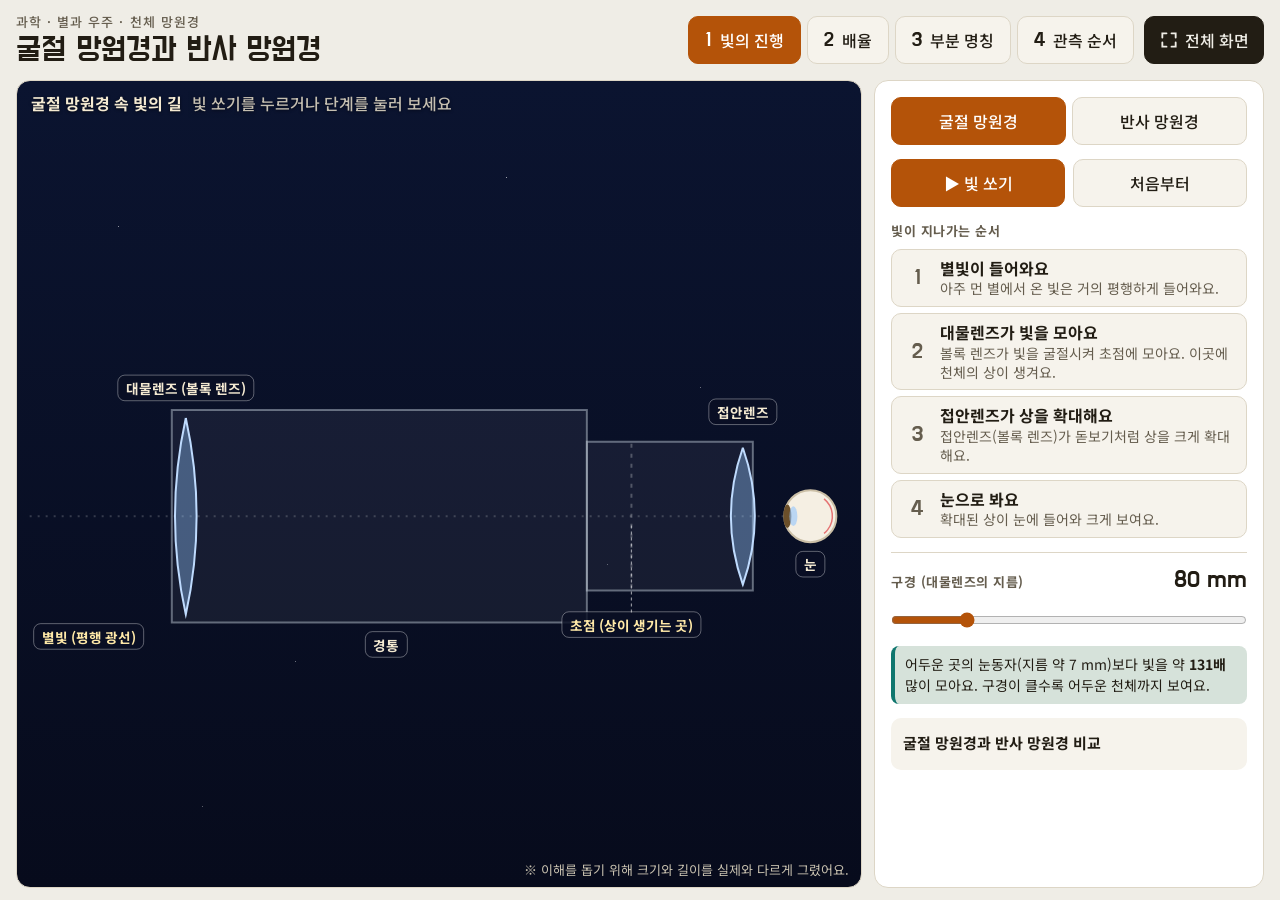
<file: earth_science/telescope/index.html>
<!doctype html>
<html lang="ko">
<head>
<meta charset="utf-8">
<meta name="viewport" content="width=device-width,initial-scale=1,viewport-fit=cover">
<title>굴절 망원경과 반사 망원경</title>
<meta name="claude:viewport-fit-sides" content="cover">
<link rel="preconnect" href="https://fonts.googleapis.com">
<link rel="preconnect" href="https://fonts.gstatic.com" crossorigin>
<link rel="stylesheet" href="https://fonts.googleapis.com/css2?family=Do+Hyeon&family=Noto+Sans+KR:wght@400;500;700&display=swap">
<style>
/* 4쪽 구성: ① 빛의 진행 ② 배율 ③ 각 부분 명칭 ④ 관측 순서 — 왼쪽 그림, 오른쪽 조작·설명 패널 (전자칠판 16:9 기준) */
*{box-sizing:border-box}
[hidden]{display:none!important}
:root{
  --bg:#efede6; --panel:#ffffff; --ink:#221d14; --muted:#655d4e; --line:#ddd6c6; --chip:#f6f3ec;
  --accent:#b45309; --on-accent:#fff; --ok:#0f766e; --bad:#b91c1c;
  --display:"Do Hyeon","Noto Sans KR",system-ui,sans-serif;
  --body:"Noto Sans KR",system-ui,-apple-system,"Malgun Gothic",sans-serif;
}
@media (prefers-color-scheme:dark){:root{
  --bg:#13110d; --panel:#1d1a14; --ink:#f1ebdf; --muted:#b2a891; --line:#332e24; --chip:#262219;
  --accent:#f5a524; --on-accent:#1c1404; --ok:#2dd4bf; --bad:#f87171; color-scheme:dark}}
html,body{height:100%;margin:0}
body{background:var(--bg);color:var(--ink);font-family:var(--body);font-size:16px;line-height:1.5}
.app{height:100%;display:grid;grid-template-rows:auto minmax(0,1fr);gap:12px;
  padding-left:max(16px,env(safe-area-inset-left,0px));padding-right:max(16px,env(safe-area-inset-right,0px));padding-block:12px}
header{display:flex;align-items:center;justify-content:space-between;gap:12px;flex-wrap:wrap}
.eyebrow{font-size:13px;letter-spacing:.08em;color:var(--muted);font-weight:500}
h1{font-family:var(--display);font-weight:400;font-size:clamp(26px,2.6vw,38px);margin:0;line-height:1.1}
.headR{display:flex;align-items:center;gap:10px;flex-wrap:wrap}
.tabs{display:flex;gap:6px;flex-wrap:wrap}
.tabs button{font-size:16px;padding:0 16px}
.tabs button .n{font-family:var(--display);font-size:20px;margin-right:2px}
.tabs button[aria-selected="true"]{background:var(--accent);border-color:var(--accent);color:var(--on-accent)}
button{font:inherit;font-weight:500;color:var(--ink);background:var(--chip);border:1.5px solid var(--line);border-radius:10px;min-height:48px;padding:0 14px;
  cursor:pointer;display:inline-flex;align-items:center;justify-content:center;gap:6px;touch-action:manipulation}
button:hover{border-color:var(--muted)}
button:focus-visible,summary:focus-visible,input:focus-visible{outline:3px solid var(--accent);outline-offset:2px}
button[aria-pressed="true"],button.primary{background:var(--accent);border-color:var(--accent);color:var(--on-accent)}
button:disabled{opacity:.4;cursor:default}
button.got{background:var(--ok);border-color:var(--ok);color:var(--on-accent);opacity:1}
.fs{background:var(--ink);color:var(--bg);border-color:var(--ink)}
.fs svg{width:20px;height:20px}
.page{display:none;grid-template-columns:minmax(0,1fr) 390px;gap:12px;min-height:0}
.page.on{display:grid}
.left{display:grid;gap:12px;min-height:0}
#p2 .left{grid-template-rows:minmax(0,1.1fr) minmax(0,1fr)}
.stage{position:relative;border-radius:14px;overflow:hidden;min-height:0;border:1px solid var(--line);
  background:radial-gradient(1.2px 1.2px at 12% 18%,#fff8 50%,transparent 51%),radial-gradient(1px 1px at 33% 72%,#fff6 50%,transparent 51%),
  radial-gradient(1.4px 1.4px at 58% 12%,#fff9 50%,transparent 51%),radial-gradient(1px 1px at 81% 38%,#fff6 50%,transparent 51%),
  radial-gradient(1.2px 1.2px at 91% 84%,#fff7 50%,transparent 51%),radial-gradient(1px 1px at 22% 90%,#fff5 50%,transparent 51%),
  radial-gradient(1px 1px at 70% 60%,#fff5 50%,transparent 51%),linear-gradient(180deg,#0b1430,#070b1c)}
.stage canvas{position:absolute;inset:0;width:100%;height:100%;display:block}
.stage svg.scope{position:absolute;inset:0;width:100%;height:100%;display:block}
.cap{position:absolute;left:14px;top:10px;color:#f4ead2;font-size:16px;font-weight:700;pointer-events:none;text-shadow:0 1px 3px rgba(0,0,0,.6);z-index:2}
.cap span{font-weight:500;opacity:.8;margin-left:6px}
.foot{position:absolute;right:12px;bottom:8px;color:#c9c2b0;font-size:13px;pointer-events:none;z-index:2}
aside{background:var(--panel);border:1px solid var(--line);border-radius:14px;padding:16px;display:flex;flex-direction:column;gap:14px;overflow-y:auto;min-height:0}
.lbl{font-size:13px;font-weight:700;color:var(--muted);letter-spacing:.04em}
.sec{display:flex;flex-direction:column;gap:8px}
.sec.inline{flex-direction:row;align-items:center;justify-content:space-between}
.row{display:flex;gap:8px}
.row>button{flex:1 1 0}
.seg{display:grid;grid-template-columns:1fr 1fr;gap:6px}
input[type=range]{width:100%;height:36px;accent-color:var(--accent);margin:0}
.val{font-family:var(--display);font-size:24px;line-height:1.1;font-variant-numeric:tabular-nums}
.slab{display:flex;justify-content:space-between;align-items:baseline;gap:8px}
hr{border:0;border-top:1px solid var(--line);margin:0}
details{background:var(--chip);border-radius:10px;padding:8px 12px}
summary{cursor:pointer;font-weight:700;font-size:15px;min-height:36px;display:flex;align-items:center}
details ul{margin:6px 0 4px;padding-left:18px;font-size:15px}
details li{margin:3px 0}
.steps{list-style:none;margin:0;padding:0;display:flex;flex-direction:column;gap:6px}
.steps button{width:100%;justify-content:flex-start;text-align:left;padding:8px 12px;min-height:52px;gap:10px;line-height:1.35}
.steps .num{font-family:var(--display);font-size:22px;width:26px;flex:none;text-align:center;color:var(--muted)}
.steps .tx b{display:block;font-size:16px}
.steps .tx small{display:block;font-size:14px;color:var(--muted);font-weight:400}
.steps button.done .num{color:var(--accent)}
.steps button.now{border-color:var(--accent);background:color-mix(in srgb,var(--accent) 12%,var(--chip))}
.steps button.now .num{color:var(--accent)}
.big{background:var(--chip);border-radius:12px;padding:12px 14px;display:flex;flex-direction:column;gap:4px}
.big .k{font-size:13px;font-weight:700;color:var(--muted)}
.big .v{font-family:var(--display);font-size:clamp(30px,2.8vw,44px);line-height:1.1;font-variant-numeric:tabular-nums}
.big .f{font-size:16px;color:var(--muted);font-variant-numeric:tabular-nums}
.big .f2{font-size:14px;color:var(--muted)}
.legend{display:flex;flex-direction:column;gap:2px;font-size:14px;color:var(--muted);line-height:1.4}
.legend div{display:flex;gap:8px;align-items:flex-start}
.legend i{flex:none;width:18px;height:4px;border-radius:2px;margin-top:9px}
.legend b{color:var(--ink)}
.chips{display:flex;flex-wrap:wrap;gap:6px}
.chips button{min-height:48px;padding:0 12px;font-size:15px}
#feChips{display:grid;grid-template-columns:repeat(5,1fr)}
#feChips button{padding:0;font-size:14px}
#magMsg:empty{display:none}
.warn{background:var(--chip);background:color-mix(in srgb,var(--bad) 14%,var(--chip));color:var(--ink);border-left:4px solid var(--bad);border-radius:8px;padding:8px 10px;font-size:14px}
.okmsg{background:var(--chip);background:color-mix(in srgb,var(--ok) 14%,var(--chip));border-left:4px solid var(--ok);border-radius:8px;padding:8px 10px;font-size:14px}
.card{background:var(--chip);border-radius:12px;padding:14px;display:flex;flex-direction:column;gap:6px}
.card .t{font-family:var(--display);font-size:clamp(24px,2.1vw,32px);line-height:1.15;display:flex;gap:10px;align-items:center}
.card .t .badge{display:inline-grid;place-items:center;width:38px;height:38px;border-radius:50%;background:var(--accent);color:var(--on-accent);font-size:22px;flex:none}
.card p{margin:0;font-size:17px}
.card .tip{font-size:15px;color:var(--muted)}
.grid3{display:grid;grid-template-columns:repeat(3,1fr);gap:6px}
.grid3 button{flex-direction:column;gap:0;padding:6px 4px;min-height:56px;font-size:14px;line-height:1.25}
.grid3 button .num{font-family:var(--display);font-size:20px}
.grid3 button.now{border-color:var(--accent);background:var(--accent);color:var(--on-accent)}
.grid3 button.past{border-color:var(--accent)}
.shake{animation:shake .35s}
@keyframes shake{20%,60%{transform:translateX(-6px)}40%,80%{transform:translateX(6px)}}
.safety{position:absolute;left:12px;right:12px;bottom:10px;z-index:3;background:rgba(185,28,28,.92);color:#fff;border-radius:10px;padding:8px 12px;font-size:15px;font-weight:700;text-align:center}
.inset{position:absolute;left:12px;top:44px;z-index:3;width:min(36%,300px);aspect-ratio:1/1;pointer-events:none}
.inset canvas{position:absolute;inset:0;width:100%;height:100%}
/* SVG 부품 강조 */
svg.scope [data-part]{transition:opacity .35s}
svg.scope [data-part].ghost{opacity:.1}
#svg3 [data-part].hl{filter:url(#aglow)}
#svg4 [data-part].hl{filter:url(#bglow)}
svg.scope [data-part].hl :is(rect,circle,ellipse,polygon):not(.in){stroke:#ffb020;stroke-width:3}
svg.scope [data-part].hl :is(path,line):not(.in){stroke:#ffb020}
svg.scope .spot{cursor:pointer}
svg.scope .spot circle.b{fill:#b45309;stroke:#fff;stroke-width:2.5}
svg.scope .spot.sel circle.b{fill:#f5a524}
svg.scope .spot text{fill:#fff;font:700 18px var(--body);text-anchor:middle;dominant-baseline:central;pointer-events:none}
svg.scope .spot .lead{stroke:#fff;stroke-width:2;opacity:.7}
svg.scope .q circle.b{animation:pulse 1s infinite alternate}
@keyframes pulse{to{fill:#f5a524}}
.toast{position:fixed;left:50%;bottom:max(20px,env(safe-area-inset-bottom,0px));transform:translateX(-50%);background:var(--ink);color:var(--bg);padding:10px 18px;border-radius:10px;font-size:16px;max-width:min(90vw,520px);text-align:center;z-index:9}
@media (prefers-reduced-motion:reduce){.shake,svg.scope .q circle.b{animation:none}svg.scope [data-part]{transition:none}}
/* 크롬북(1366×768)처럼 낮은 가로 화면: 오른쪽 패널이 스크롤 없이 들어오게 간격을 줄여요 */
@media (min-width:901px) and (min-height:601px) and (max-height:860px){
  aside{gap:10px;padding:12px}
  .sec{gap:6px}
  .steps button{padding:5px 10px;min-height:48px}
  .steps button:not(.now) small{display:none}
  .big{padding:8px 12px;gap:2px}
  details{padding:4px 12px}
  .card{padding:12px}
}
@media (max-width:900px),(max-height:600px){
  html,body{height:auto}.app{height:auto}
  .page.on{grid-template-columns:minmax(0,1fr)}
  .left{grid-template-rows:auto!important}
  #s1{aspect-ratio:16/10}
  #s2a{aspect-ratio:16/9}
  #s2b{aspect-ratio:2/1}
  #s3,#s4{aspect-ratio:4/3}
  aside{overflow:visible}
}
@media (max-width:600px){
  .cap span{display:none}
  .tabs{width:100%;display:grid;grid-template-columns:1fr 1fr}
  .headR{width:100%}
  .fs{width:100%}
  .safety{font-size:13px;padding:6px 8px}
  .inset{width:42%;top:36px}
  .foot{display:none}
  #s1{aspect-ratio:1/1}
  #s2a{aspect-ratio:4/3}
  #s2b{aspect-ratio:3/2}
  #s3{aspect-ratio:1/1}
  #s4{aspect-ratio:4/5}
}
</style>
</head>
<body>

<div class="app">
  <header>
    <div>
      <div class="eyebrow">과학 · 별과 우주 · 천체 망원경</div>
      <h1>굴절 망원경과 반사 망원경</h1>
    </div>
    <div class="headR">
      <div class="tabs" role="tablist" aria-label="쪽 고르기">
        <button role="tab" type="button" id="tab1" aria-controls="p1" data-go="1" aria-selected="true"><span class="n">1</span>빛의 진행</button>
        <button role="tab" type="button" id="tab2" aria-controls="p2" data-go="2" aria-selected="false"><span class="n">2</span>배율</button>
        <button role="tab" type="button" id="tab3" aria-controls="p3" data-go="3" aria-selected="false"><span class="n">3</span>부분 명칭</button>
        <button role="tab" type="button" id="tab4" aria-controls="p4" data-go="4" aria-selected="false"><span class="n">4</span>관측 순서</button>
      </div>
      <button class="fs" id="fsBtn" type="button" aria-label="전체 화면">
        <svg viewBox="0 0 24 24" fill="none" stroke="currentColor" stroke-width="2.2" stroke-linecap="round" aria-hidden="true"><path id="fsIcon" d="M4 9V4h5M20 9V4h-5M4 15v5h5M20 15v5h-5"/></svg>
        <span id="fsLabel">전체 화면</span>
      </button>
    </div>
  </header>

  <!-- ① 빛의 진행 -->
  <section class="page on" id="p1" role="tabpanel" aria-labelledby="tab1">
    <div class="left">
      <div class="stage" id="s1">
        <div class="cap" id="cap1">굴절 망원경 속 빛의 길 <span>빛 쏘기를 누르거나 단계를 눌러 보세요</span></div>
        <canvas id="c1" role="img" aria-label="망원경 속에서 빛이 지나가는 길을 보여 주는 그림"></canvas>
        <div class="foot">※ 이해를 돕기 위해 크기와 길이를 실제와 다르게 그렸어요.</div>
      </div>
    </div>
    <aside>
      <div class="seg" role="group" aria-label="망원경 종류">
        <button type="button" data-type="refr" aria-pressed="true">굴절 망원경</button>
        <button type="button" data-type="refl" aria-pressed="false">반사 망원경</button>
      </div>
      <div class="row">
        <button type="button" id="play1" class="primary">▶ 빛 쏘기</button>
        <button type="button" id="reset1">처음부터</button>
      </div>
      <div class="sec">
        <div class="lbl">빛이 지나가는 순서</div>
        <ol class="steps" id="steps1"></ol>
      </div>
      <hr>
      <div class="sec">
        <div class="slab"><span class="lbl" id="apLbl">구경 (대물렌즈의 지름)</span><span class="val" id="apVal">80 mm</span></div>
        <input type="range" id="ap1" min="50" max="200" step="10" value="80" aria-label="구경">
        <div class="okmsg" id="apMsg"></div>
      </div>
      <details>
        <summary>굴절 망원경과 반사 망원경 비교</summary>
        <ul>
          <li><b>굴절 망원경</b>: 볼록 렌즈(대물렌즈)로 빛을 <b>굴절</b>시켜 모아요. 경통이 막혀 있어 관리가 쉬워요. 큰 렌즈는 만들기 어렵고 무거워요.</li>
          <li><b>반사 망원경</b>: 오목 거울(주경)로 빛을 <b>반사</b>시켜 모아요. 큰 거울을 만들기 쉬워 큰 천문대 망원경은 대부분 반사 망원경이에요.</li>
          <li><b>공통점</b>: 빛을 모아 상을 만들고, 접안렌즈로 그 상을 확대해서 봐요.</li>
        </ul>
      </details>
    </aside>
  </section>

  <!-- ② 배율 -->
  <section class="page" id="p2" role="tabpanel" aria-labelledby="tab2">
    <div class="left">
      <div class="stage" id="s2a">
        <div class="cap">기울어져 들어온 빛이 더 기울어져 나와요 <span>→ 물체가 더 크게 보여요</span></div>
        <canvas id="c2a" role="img" aria-label="비스듬히 들어온 빛이 접안렌즈를 지나 더 크게 기울어져 눈에 들어가는 그림"></canvas>
        <div class="foot">※ 길이는 실제와 다르게 그렸어요.</div>
      </div>
      <div class="stage" id="s2b">
        <canvas id="c2b" role="img" aria-label="맨눈으로 본 모습과 망원경으로 본 모습 비교"></canvas>
      </div>
    </div>
    <aside>
      <div class="big">
        <span class="k">배율 = 대물렌즈 초점 거리 ÷ 접안렌즈 초점 거리</span>
        <span class="v" id="magVal">90배</span>
        <span class="f" id="magF">900 mm ÷ 10 mm = 90</span>
        <span class="f2" id="fovF"></span>
      </div>
      <div class="legend">
        <div><i style="background:#ffd36b"></i><span><b>노란 빛</b>: 비스듬히 온 빛 → 상이 가운데를 벗어나요</span></div>
        <div><i style="background:#5eead4"></i><span><b>청록 빛</b>: 똑바로 온 빛 → 상이 가운데에 생겨요</span></div>
      </div>
      <div class="sec">
        <div class="slab"><span class="lbl">대물렌즈(주경) 초점 거리</span><span class="val" id="foVal">900 mm</span></div>
        <input type="range" id="fo2" min="400" max="1200" step="50" value="900" aria-label="대물렌즈 초점 거리">
      </div>
      <div class="sec">
        <div class="lbl">접안렌즈 초점 거리 (바꿔 끼우기)</div>
        <div class="chips" id="feChips"></div>
      </div>
      <div class="sec">
        <div class="slab"><span class="lbl">구경</span><span class="val" id="d2Val">80 mm</span></div>
        <input type="range" id="d2" min="50" max="150" step="10" value="80" aria-label="구경">
      </div>
      <div class="sec inline">
        <div class="lbl">관측할 천체</div>
        <div class="chips" id="objChips">
          <button type="button" data-obj="moon" aria-pressed="true">달</button>
          <button type="button" data-obj="jupiter" aria-pressed="false">목성</button>
          <button type="button" data-obj="saturn" aria-pressed="false">토성</button>
        </div>
      </div>
      <div id="magMsg"></div>
      <details>
        <summary>배율에 대해 더 알아보기</summary>
        <ul>
          <li>달의 가운데에서 온 빛은 똑바로, 가장자리에서 온 빛은 비스듬히 들어와요. 망원경은 이 기울기를 더 크게 만들어 달이 크게 보이게 해요.</li>
          <li>대물렌즈 초점 거리가 <b>길수록</b>, 접안렌즈 초점 거리가 <b>짧을수록</b> 배율이 높아요.</li>
          <li>배율이 높을수록 크게 보이지만, 보이는 하늘의 범위는 좁아지고 상이 어두워져요.</li>
          <li>쓸 만한 가장 높은 배율은 대략 <b>구경(mm) × 2</b>예요. 이보다 높이면 흐릿해져요.</li>
          <li>천체 망원경으로 보면 상의 위아래, 왼쪽 오른쪽이 뒤집혀 보여요.</li>
          <li>반사 망원경도 주경의 초점 거리로 똑같이 배율을 구해요.</li>
        </ul>
      </details>
    </aside>
  </section>

  <!-- ③ 각 부분의 명칭 -->
  <section class="page" id="p3" role="tabpanel" aria-labelledby="tab3">
    <div class="left">
      <div class="stage" id="s3">
        <div class="cap" id="cap3">굴절 망원경의 구조 <span>번호를 누르면 이름과 역할이 나와요</span></div>
        <div id="svg3" style="position:absolute;inset:0"></div>
      </div>
    </div>
    <aside>
      <div class="seg" role="group" aria-label="망원경 종류">
        <button type="button" data-type="refr" aria-pressed="true">굴절 망원경</button>
        <button type="button" data-type="refl" aria-pressed="false">반사 망원경</button>
      </div>
      <div class="seg">
        <button type="button" id="m3learn" aria-pressed="true">살펴보기</button>
        <button type="button" id="m3quiz" aria-pressed="false">이름 맞히기</button>
      </div>
      <div class="card" id="partCard"></div>
      <div class="sec">
        <div class="lbl" id="chipLbl">부분 이름</div>
        <div class="chips" id="partChips"></div>
      </div>
    </aside>
  </section>

  <!-- ④ 관측 순서 -->
  <section class="page" id="p4" role="tabpanel" aria-labelledby="tab4">
    <div class="left">
      <div class="stage" id="s4">
        <div class="cap" id="cap4">망원경 설치와 관측 순서</div>
        <div id="svg4" style="position:absolute;inset:0"></div>
        <div class="inset" id="inset4" hidden><canvas id="c4" role="img" aria-label="망원경 속으로 보이는 모습"></canvas></div>
        <div class="safety">⚠ 태양은 절대로 망원경이나 보조 망원경으로 보면 안 돼요. 눈을 크게 다칠 수 있어요.</div>
      </div>
    </div>
    <aside>
      <div class="seg">
        <button type="button" id="m4learn" aria-pressed="true">순서 보기</button>
        <button type="button" id="m4quiz" aria-pressed="false">순서 맞히기</button>
      </div>
      <div id="learn4" class="sec" style="gap:12px">
        <div class="card" id="stepCard"></div>
        <div class="row">
          <button type="button" id="prev4">◀ 이전</button>
          <button type="button" id="next4" class="primary">다음 ▶</button>
        </div>
        <div class="grid3" id="grid4"></div>
      </div>
      <div id="quiz4" class="sec" hidden style="gap:12px">
        <div class="okmsg" id="quizMsg">망원경을 설치하고 관측하는 순서대로 카드를 눌러 보세요.</div>
        <div class="grid3 quiz" id="qgrid"></div>
        <button type="button" id="qreset">다시 섞기</button>
      </div>
    </aside>
  </section>
</div>

<div class="toast" id="toast" hidden></div>

<script>
'use strict';
const $=id=>document.getElementById(id);
const clamp=(v,a,b)=>Math.max(a,Math.min(b,v));
const lerp=(a,b,t)=>a+(b-a)*t;
const RAY='#ffd36b', RAY2='#5eead4';

/* ---------- 공통 상태 ---------- */
const S={page:1,type:'refr',
  front:0,target:0,flow:false,ap:80,          // ① 빛의 머리 위치(px), 멈출 곳, 끝까지 간 뒤 흐르는 중인지
  fo:900,fe:10,D2:80,obj:'moon',              // ② 초점 거리(mm), 구경, 천체
  part:null,quiz3:false,q3:null,q3miss:false,q3done:false,q3score:0,q3n:0,   // ③
  step:0,quiz4:false,qGot:0,viewT0:0};        // ④
let need1=true;   // ① 그림을 다시 그려야 하는지

/* ---------- 캔버스 도우미 ---------- */
function mkCanvas(cv,draw){
  const c={cv,ctx:cv.getContext('2d'),w:0,h:0,draw};
  const fit=()=>{const r=cv.getBoundingClientRect();if(!r.width)return;const d=Math.min(2,devicePixelRatio||1);
    c.w=r.width;c.h=r.height;cv.width=Math.round(r.width*d);cv.height=Math.round(r.height*d);c.ctx.setTransform(d,0,0,d,0,0);c.draw(c,performance.now());};
  new ResizeObserver(fit).observe(cv);c.fit=fit;return c;
}
if(!CanvasRenderingContext2D.prototype.roundRect)CanvasRenderingContext2D.prototype.roundRect=function(x,y,w,h,r){
  this.moveTo(x+r,y);this.arcTo(x+w,y,x+w,y+h,r);this.arcTo(x+w,y+h,x,y+h,r);this.arcTo(x,y+h,x,y,r);this.arcTo(x,y,x+w,y,r);this.closePath();};
function pill(ctx,text,x,y,o={}){
  const fs=o.fs||15;ctx.font=`700 ${fs}px "Noto Sans KR",sans-serif`;
  const w=ctx.measureText(text).width+16,h=fs+12;
  const x0=o.align==='right'?x-w:o.align==='left'?x:x-w/2,y0=y-h/2;
  ctx.fillStyle=o.bg||'rgba(10,15,36,.82)';ctx.strokeStyle=o.stroke||'rgba(255,255,255,.35)';ctx.lineWidth=1;
  ctx.beginPath();ctx.roundRect(x0,y0,w,h,7);ctx.fill();ctx.stroke();
  ctx.fillStyle=o.color||'#f4ead2';ctx.textAlign='left';ctx.textBaseline='middle';ctx.fillText(text,x0+8,y+1);
}
function leader(ctx,x1,y1,x2,y2){ctx.strokeStyle='rgba(255,255,255,.55)';ctx.lineWidth=1.2;ctx.setLineDash([3,3]);ctx.beginPath();ctx.moveTo(x1,y1);ctx.lineTo(x2,y2);ctx.stroke();ctx.setLineDash([]);}
function lens(ctx,x,y,half,thick,vertical){
  ctx.save();ctx.translate(x,y);if(vertical)ctx.rotate(Math.PI/2);
  ctx.beginPath();ctx.moveTo(0,-half);ctx.quadraticCurveTo(thick,0,0,half);ctx.quadraticCurveTo(-thick,0,0,-half);
  ctx.fillStyle='rgba(147,197,253,.38)';ctx.fill();ctx.strokeStyle='#bfdbfe';ctx.lineWidth=2;ctx.stroke();ctx.restore();
}
function eye(ctx,x,y,dir,r){
  ctx.save();ctx.translate(x,y);if(dir==='down')ctx.rotate(-Math.PI/2);
  // 옆에서 본 눈: 왼쪽이 앞(빛이 들어오는 쪽)
  ctx.fillStyle='#f5efe3';ctx.strokeStyle='#cbbfa6';ctx.lineWidth=2;
  ctx.beginPath();ctx.arc(0,0,r,0,Math.PI*2);ctx.fill();ctx.stroke();
  ctx.fillStyle='#6b4f2a';ctx.beginPath();ctx.ellipse(-r+3,0,4,r*.45,0,0,Math.PI*2);ctx.fill();
  ctx.fillStyle='rgba(147,197,253,.6)';ctx.beginPath();ctx.ellipse(-r+9,0,4,r*.38,0,0,Math.PI*2);ctx.fill();
  ctx.strokeStyle='#e57373';ctx.lineWidth=1.5;ctx.beginPath();ctx.arc(0,0,r-4,-.9,.9);ctx.stroke();
  ctx.restore();
}
function polyLen(pts){const cum=[0];for(let i=1;i<pts.length;i++)cum.push(cum[i-1]+Math.hypot(pts[i][0]-pts[i-1][0],pts[i][1]-pts[i-1][1]));return cum;}
// 광선 여러 개를 한 경로로 모아 한 번에 그려요(빛 번짐 효과를 광선마다 계산하지 않게).
function drawRays(ctx,rays,front,t,color,alpha=1){
  const all=new Path2D(),done=new Path2D(),heads=[];
  for(const r of rays){
    const L=r.cum[r.cum.length-1],f=Math.min(front,L);if(f<=0)continue;
    const fin=f>=L;all.moveTo(r.pts[0][0],r.pts[0][1]);if(fin)done.moveTo(r.pts[0][0],r.pts[0][1]);
    for(let i=1;i<r.pts.length;i++){
      if(r.cum[i]<=f){all.lineTo(r.pts[i][0],r.pts[i][1]);if(fin)done.lineTo(r.pts[i][0],r.pts[i][1]);}
      else{const k=(f-r.cum[i-1])/(r.cum[i]-r.cum[i-1]),hx=lerp(r.pts[i-1][0],r.pts[i][0],k),hy=lerp(r.pts[i-1][1],r.pts[i][1],k);
        all.lineTo(hx,hy);heads.push([hx,hy]);break;}
    }
  }
  ctx.save();ctx.lineCap='round';ctx.lineJoin='round';
  ctx.globalAlpha=.85*alpha;ctx.strokeStyle=color;ctx.lineWidth=2.2;ctx.shadowColor=color;ctx.shadowBlur=8;ctx.stroke(all);
  ctx.shadowBlur=0;
  if(t!=null){ctx.globalAlpha=alpha;ctx.strokeStyle='#fffbe8';ctx.lineWidth=2.4;ctx.setLineDash([6,22]);ctx.lineDashOffset=-t*0.09;ctx.stroke(done);ctx.setLineDash([]);}
  if(heads.length){ctx.globalAlpha=1;ctx.shadowColor=color;ctx.shadowBlur=14;ctx.fillStyle='#fffbe8';ctx.beginPath();
    for(const [x,y] of heads){ctx.moveTo(x+3.6,y);ctx.arc(x,y,3.6,0,Math.PI*2);}ctx.fill();}
  ctx.restore();
}

/* ---------- 광선 계산 (얇은 렌즈 근사) ---------- */
// 굴절: x0 대물렌즈, fo, fe, 눈 쪽 끝. 높이 h는 위쪽이 +, 화면 y = axisY - h. s는 들어오는 빛의 기울기.
// foc = 광선이 초점(상이 생기는 곳)에 닿을 때까지 지나온 길이
function raysRefr(g,s,heights){
  const out=[];
  for(const h of heights){
    const p0=[g.xs,g.ay-(h-s*(g.x0-g.xs))],p1=[g.x0,g.ay-h];
    const s1=s-h/g.fo,y2=h+s1*(g.fo+g.fe),xe=g.x0+g.fo+g.fe,p2=[xe,g.ay-y2];
    const s2=s1-y2/g.fe,y3=y2+s2*(g.xEnd-xe),p3=[g.xEnd,g.ay-y3];
    const pts=[p0,p1,p2,p3],cum=polyLen(pts);out.push({pts,cum,foc:cum[1]+Math.hypot(g.fo,s*g.fo-h)});
  }
  return out;
}
// 반사(뉴턴식): 오른쪽 끝 주경(Mx), 45° 부경 중심 (Cx, ay). 축에 나란한 빛만 다뤄요.
// 휜 거울면 위의 점에서 반사시키고, 펼친 길을 계산한 뒤 부경에서 접어요.
function raysRefl(g,heights){
  const out=[];const side=P=>(P[0]-g.Cx)-(P[1]-g.ay);const fold=P=>[g.Cx+(P[1]-g.ay),g.ay+(P[0]-g.Cx)];
  for(const h of heights){
    const dx=g.sag*(h/g.mh)**2,p0=[g.xs,g.ay-h],p1=[g.Mx-dx,g.ay-h];
    const uE=g.fo+g.fe,yE=-h*g.fe/(g.fo-dx);          // 초점을 지나 접안렌즈에 닿는 높이, 그 뒤로는 다시 평행
    const un=[p1,[g.Mx-uE,g.ay-yE],[g.Mx-uE-g.eyeGap,g.ay-yE]];
    const pts=[p0,p1];let folded=false;
    for(let i=1;i<un.length;i++){
      const A=un[i-1],B=un[i];
      if(folded){pts.push(fold(B));continue;}
      if(side(B)>=0){pts.push(B);continue;}
      const t=side(A)/(side(A)-side(B));pts.push([lerp(A[0],B[0],t),lerp(A[1],B[1],t)],fold(B));folded=true;
    }
    const cum=polyLen(pts);out.push({pts,cum,foc:cum[1]+Math.hypot(g.fo-dx,h)});
  }
  return out;
}

/* ================= ① 빛의 진행 ================= */
const STEPS1={
  refr:[
    ['별빛이 들어와요','아주 먼 별에서 온 빛은 거의 평행하게 들어와요.'],
    ['대물렌즈가 빛을 모아요','볼록 렌즈가 빛을 굴절시켜 초점에 모아요. 이곳에 천체의 상이 생겨요.'],
    ['접안렌즈가 상을 확대해요','접안렌즈(볼록 렌즈)가 돋보기처럼 상을 크게 확대해요.'],
    ['눈으로 봐요','확대된 상이 눈에 들어와 크게 보여요.']],
  refl:[
    ['별빛이 들어와요','경통의 열린 쪽으로 평행한 별빛이 들어와요.'],
    ['주경이 빛을 모아요','오목 거울(주경)이 빛을 반사시켜 한 점으로 모아요.'],
    ['부경이 방향을 바꿔요','평면 거울(부경)이 빛을 옆으로 반사시켜 초점에 상이 생겨요.'],
    ['접안렌즈로 확대해 봐요','접안렌즈가 상을 확대하고, 눈으로 봐요.']]
};
let G1=null,R1=[],T1=[];
function geom1(c){
  const W=c.w,H=c.h,t=S.type,D=S.ap;
  if(t==='refr'){
    const g={type:t,W,H,ay:H*.54,xs:W*.015,x0:W*.2};
    const eyeX=W*.94,eyeGap=Math.min(80,W*.08);const xe=eyeX-eyeGap,tot=xe-g.x0;
    g.fo=tot*.8;g.fe=tot*.2;g.xEnd=eyeX-14;g.eyeX=eyeX;g.eyeGap=eyeGap;
    g.Dpx=lerp(H*.14,H*.56,(D-50)/150);
    return g;
  }
  const g={type:t,W,H,xs:W*.015,Mx:W*.9,open:W*.17};
  g.Dpx=lerp(H*.12,H*.38,(D-50)/150);g.tube=g.Dpx/2+14;
  g.mh=g.Dpx/2+10;g.sag=Math.max(8,g.mh*.16);   // 주경의 반높이와 휜 깊이
  g.v=g.tube+H*.07;g.fo=(g.Mx-g.open)*.9;g.d=g.fo-g.v;g.Cx=g.Mx-g.d;
  g.fe=H*.09;g.eyeGap=Math.min(56,H*.09);
  const top=g.v+g.fe+g.eyeGap+Math.min(24,H*.045)+12,bot=g.tube+44;
  g.ay=clamp((H+top-bot)/2,top+30,H-bot);
  return g;
}
function secHalf(g){return g.Dpx/2*g.v/g.fo+8;}
function heights1(g){
  const sp=Math.max(9,g.H*.04),R=g.Dpx/2,n=Math.floor(R*.95/sp),hs=[];
  for(let k=-n;k<=n;k++){const h=k*sp;
    if(g.type==='refl'){if(Math.abs(h)<secHalf(g)+4)continue;}
    hs.push(h);}
  return hs;
}
// T1 = 가장 긴 길을 가는 광선 기준으로, 단계가 바뀌는 지점까지의 길이
function prep1(c){
  G1=geom1(c);G1.ap=S.ap;
  R1=G1.type==='refr'?raysRefr(G1,0,heights1(G1)):raysRefl(G1,heights1(G1));
  const r=R1.reduce((a,b)=>a.cum.at(-1)>b.cum.at(-1)?a:b);
  T1=G1.type==='refr'?[0,r.cum[1],r.foc,r.cum[2],r.cum[3]]:[0,r.cum[1],r.cum[2],r.foc,r.cum[4]];
  G1.max=r.cum.at(-1);
}
function draw1(c,t){
  const {ctx,w,h}=c;if(!w)return;
  if(!G1||G1.W!==w||G1.H!==h||G1.type!==S.type||G1.ap!==S.ap)prep1(c);
  const g=G1,front=S.flow?Infinity:S.front;ctx.clearRect(0,0,w,h);
  const fs=clamp(w/62,12,17);
  if(g.type==='refr'){
    const R=g.Dpx/2,lh=R+8,xe=g.x0+g.fo+g.fe,eh=Math.max(16,(g.H*.28)*g.fe/g.fo+12);
    // 경통 (반투명 단면)
    ctx.fillStyle='rgba(203,213,225,.07)';ctx.strokeStyle='rgba(203,213,225,.45)';ctx.lineWidth=2;
    const tEnd=g.x0+g.fo*.9;
    const th=Math.max(lh+8,eh+16);ctx.beginPath();ctx.rect(g.x0-14,g.ay-th,tEnd-g.x0+14,2*th);ctx.fill();ctx.stroke();
    ctx.beginPath();ctx.rect(tEnd,g.ay-eh-6,xe+10-tEnd,2*(eh+6));ctx.fill();ctx.stroke();
    // 초점면 점선
    const fx=g.x0+g.fo;ctx.strokeStyle='rgba(255,255,255,.25)';ctx.setLineDash([4,6]);ctx.beginPath();ctx.moveTo(fx,g.ay-eh-4);ctx.lineTo(fx,g.ay+eh+4);ctx.stroke();ctx.setLineDash([]);
    ctx.strokeStyle='rgba(255,255,255,.18)';ctx.setLineDash([2,6]);ctx.beginPath();ctx.moveTo(g.xs,g.ay);ctx.lineTo(g.xEnd,g.ay);ctx.stroke();ctx.setLineDash([]);
    drawRays(ctx,R1,front,S.flow?t:null,RAY);
    lens(ctx,g.x0,g.ay,lh,Math.max(10,lh*.22));
    lens(ctx,xe,g.ay,eh,Math.max(7,eh*.35));
    eye(ctx,g.eyeX,g.ay,'left',Math.min(26,h*.05));
    if(front>=T1[2]){ctx.fillStyle='#fff';ctx.shadowColor=RAY;ctx.shadowBlur=16;ctx.beginPath();ctx.arc(fx,g.ay,5,0,Math.PI*2);ctx.fill();ctx.shadowBlur=0;}
    // 이름표
    const ly=g.ay-lh-30;
    pill(ctx,'대물렌즈 (볼록 렌즈)',g.x0,ly,{fs});
    pill(ctx,'경통',(g.x0+tEnd)/2,g.ay+th+22,{fs});
    pill(ctx,'초점 (상이 생기는 곳)',fx,g.ay+eh+40,{fs,color:'#ffe9a8'});leader(ctx,fx,g.ay+eh+28,fx,g.ay+7);
    pill(ctx,'접안렌즈',xe,g.ay-eh-36,{fs});
    pill(ctx,'눈',g.eyeX,g.ay+Math.min(26,h*.05)+22,{fs});
    pill(ctx,'별빛 (평행 광선)',g.xs+4,g.ay+R+30,{fs,align:'left',color:'#ffe9a8'});
  }else{
    const R=g.Dpx/2,tb=g.tube,ay=g.ay;
    ctx.fillStyle='rgba(203,213,225,.07)';ctx.strokeStyle='rgba(203,213,225,.45)';ctx.lineWidth=2;
    ctx.beginPath();ctx.rect(g.open,ay-tb,g.Mx+16-g.open,2*tb);ctx.fill();ctx.stroke();
    // 초점 조절 통 (위쪽)
    const fy=ay-g.v,ey=fy-g.fe,ew=Math.max(16,(g.H*.19)*g.fe/g.fo*1.4+14);
    ctx.beginPath();ctx.rect(g.Cx-ew-6,ey-8,2*(ew+6),ay-tb-ey+8);ctx.fill();ctx.stroke();
    ctx.strokeStyle='rgba(255,255,255,.18)';ctx.setLineDash([2,6]);ctx.beginPath();ctx.moveTo(g.xs,ay);ctx.lineTo(g.Mx,ay);ctx.stroke();ctx.setLineDash([]);
    drawRays(ctx,R1,front,S.flow?t:null,RAY);
    // 주경 (오목 거울)
    const mh=g.mh,sag=g.sag;
    ctx.lineWidth=7;ctx.strokeStyle='#cbd5e1';ctx.beginPath();ctx.moveTo(g.Mx-sag,ay-mh);ctx.quadraticCurveTo(g.Mx+sag,ay,g.Mx-sag,ay+mh);ctx.stroke();
    ctx.lineWidth=2;ctx.strokeStyle='#64748b';ctx.beginPath();ctx.moveTo(g.Mx-sag+6,ay-mh);ctx.quadraticCurveTo(g.Mx+sag+6,ay,g.Mx-sag+6,ay+mh);ctx.stroke();
    // 부경 (평면 거울, 45°)
    const sh=secHalf(g)*1.414;ctx.lineWidth=6;ctx.strokeStyle='#e2e8f0';
    ctx.beginPath();ctx.moveTo(g.Cx-sh*.707,ay-sh*.707);ctx.lineTo(g.Cx+sh*.707,ay+sh*.707);ctx.stroke();
    lens(ctx,g.Cx,ey,ew,Math.max(7,ew*.35),true);
    eye(ctx,g.Cx,ey-g.eyeGap-6,'down',Math.min(24,h*.045));
    if(front>=T1[3]){ctx.fillStyle='#fff';ctx.shadowColor=RAY;ctx.shadowBlur=16;ctx.beginPath();ctx.arc(g.Cx,fy,5,0,Math.PI*2);ctx.fill();ctx.shadowBlur=0;}
    pill(ctx,'주경 (오목 거울)',g.Mx-8,ay+tb+28,{fs,align:'right'});
    pill(ctx,'부경 (평면 거울)',g.Cx,ay+tb+28,{fs});leader(ctx,g.Cx,ay+tb+16,g.Cx+4,ay+8);
    pill(ctx,'초점',g.Cx+ew+16,fy,{fs,align:'left',color:'#ffe9a8'});leader(ctx,g.Cx+ew+16,fy,g.Cx+6,fy);
    pill(ctx,'접안렌즈',g.Cx+ew+16,ey,{fs,align:'left'});
    pill(ctx,'눈',g.Cx+30,ey-g.eyeGap-6,{fs,align:'left'});
    pill(ctx,'경통',(g.open+g.Cx)/2-30,ay-tb-22,{fs});
    pill(ctx,'별빛 (평행 광선)',g.xs+4,ay-tb-50,{fs,align:'left',color:'#ffe9a8'});
  }
}
let stepsKey='';
function buildSteps1(){
  $('steps1').innerHTML=STEPS1[S.type].map(([a,b],i)=>`<li><button type="button" data-st="${i}"><span class="num">${i+1}</span><span class="tx"><b>${a}</b><small>${b}</small></span></button></li>`).join('');
  $('steps1').querySelectorAll('button').forEach(b=>b.onclick=()=>{if(!G1)return;const i=+b.dataset.st;S.front=T1[i];S.target=T1[i+1];S.flow=false;need1=true;});
  stepsKey='';
}
// 단계 표시는 상태가 바뀔 때만 고쳐요(매 프레임 DOM을 건드리지 않게).
function syncSteps1(){
  let k=0;for(let i=1;i<4;i++)if(S.front>=T1[i]+1)k=i;
  const started=S.front>0,key=[started,k,S.flow].join();if(key===stepsKey)return;stepsKey=key;
  $('steps1').querySelectorAll('button').forEach((b,i)=>{b.classList.toggle('now',started&&!S.flow&&i===k);b.classList.toggle('done',started&&(S.flow||i<k));});
}
$('play1').onclick=()=>{if(!G1)return;if(S.flow||S.front>=G1.max-1)S.front=0;S.flow=false;S.target=Infinity;need1=true;};
$('reset1').onclick=()=>{S.front=0;S.target=0;S.flow=false;need1=true;};
function apText(){
  const r=Math.round((S.ap/7)**2);
  $('apLbl').textContent=S.type==='refr'?'구경 (대물렌즈의 지름)':'구경 (주경의 지름)';
  $('apVal').textContent=S.ap+' mm';
  $('apMsg').innerHTML=`어두운 곳의 눈동자(지름 약 7 mm)보다 빛을 약 <b>${r}배</b> 많이 모아요. 구경이 클수록 어두운 천체까지 보여요.`;
}
$('ap1').oninput=e=>{S.ap=+e.target.value;apText();need1=true;};

/* ================= ② 배율 ================= */
const FE=[25,20,12.5,10,6];
$('feChips').innerHTML=FE.map(f=>`<button type="button" data-fe="${f}" aria-pressed="${f===S.fe}">${f} mm</button>`).join('');
$('feChips').querySelectorAll('button').forEach(b=>b.onclick=()=>{S.fe=+b.dataset.fe;upd2();});
$('objChips').querySelectorAll('button').forEach(b=>b.onclick=()=>{S.obj=b.dataset.obj;upd2();});
$('fo2').oninput=e=>{S.fo=+e.target.value;upd2();};
$('d2').oninput=e=>{S.D2=+e.target.value;upd2();};
const M=()=>S.fo/S.fe;
function fmt(n){return Number.isInteger(n)?String(n):n.toFixed(1);}
function upd2(){
  const m=M();
  $('magVal').textContent=fmt(Math.round(m*10)/10)+'배';
  $('magF').textContent=`${S.fo} mm ÷ ${S.fe} mm = ${fmt(Math.round(m*10)/10)}`;
  $('foVal').textContent=S.fo+' mm';$('d2Val').textContent=S.D2+' mm';
  $('feChips').querySelectorAll('button').forEach(b=>b.setAttribute('aria-pressed',+b.dataset.fe===S.fe));
  $('objChips').querySelectorAll('button').forEach(b=>b.setAttribute('aria-pressed',b.dataset.obj===S.obj));
  const maxM=S.D2*2;
  $('fovF').textContent=`보이는 하늘의 범위: 약 ${(50/m).toFixed(m>40?2:1)}° (달의 지름은 약 0.5°)`;
  $('magMsg').innerHTML=m>maxM?`<div class="warn">배율이 너무 높아요! 구경 ${S.D2} mm로는 약 <b>${maxM}배</b>까지가 알맞아요. 더 높이면 상이 어둡고 흐려져요.</div>`:'';
  C2a&&C2a.draw(C2a,performance.now());C2b&&C2b.draw(C2b);
}
function draw2a(c,t){
  const {ctx,w,h}=c;if(!w)return;ctx.clearRect(0,0,w,h);
  const small=w<560,fs=clamp(w/64,11,16);
  const g={xs:w*.015,x0:w*.15,ay:h*.5};const er=Math.min(18,h*.05);const avail=w-er*2-10-g.x0;
  g.fo=avail*lerp(.38,.6,(S.fo-400)/800);g.fe=avail*lerp(.07,.15,(S.fe-6)/19);
  const xe=g.x0+g.fo+g.fe,xp=xe+g.fe*(g.fo+g.fe)/g.fo;g.xEnd=xp+er*.8;
  const Dp=lerp(h*.22,h*.46,(S.D2-50)/100),R=Dp/2,s=-.05,sp=Math.max(9,h*.05);
  const hs=[];for(let k=-Math.floor(R/sp);k<=Math.floor(R/sp);k++)hs.push(k*sp);
  const raysA=raysRefr(g,0,hs),raysB=raysRefr(g,s,hs);
  const eh=(h*.23)*g.fe/g.fo+Math.abs(s)*(g.fo+g.fe)+6;
  const lh=R+8,fx=g.x0+g.fo;
  ctx.fillStyle='rgba(203,213,225,.07)';ctx.strokeStyle='rgba(203,213,225,.4)';ctx.lineWidth=2;
  const th=Math.max(lh+6,eh+6);ctx.beginPath();ctx.rect(g.x0-12,g.ay-th,g.fo*.9+12,2*th);ctx.fill();ctx.stroke();
  ctx.beginPath();ctx.rect(g.x0+g.fo*.9,g.ay-eh-4,xe+8-g.x0-g.fo*.9,2*(eh+4));ctx.fill();ctx.stroke();
  ctx.strokeStyle='rgba(255,255,255,.22)';ctx.setLineDash([2,6]);ctx.beginPath();ctx.moveTo(g.xs,g.ay);ctx.lineTo(w,g.ay);ctx.stroke();ctx.setLineDash([]);
  drawRays(ctx,raysA,1e9,null,RAY2,.28);
  drawRays(ctx,raysB,1e9,t,RAY);
  lens(ctx,g.x0,g.ay,lh,Math.max(10,lh*.22));lens(ctx,xe,g.ay,eh,Math.max(7,eh*.3));
  ctx.fillStyle='#fff';ctx.shadowColor=RAY;ctx.shadowBlur=12;ctx.beginPath();ctx.arc(fx,g.ay-g.fo*s,4,0,Math.PI*2);ctx.fill();ctx.shadowBlur=0;
  eye(ctx,xp+er-3,g.ay,'left',er);
  if(!small)pill(ctx,'들어오는 빛의 기울기',g.xs+4,g.ay-R-36,{fs,align:'left',color:'#ffe9a8'});
  const dy=g.ay+th+22;
  if(!small)pill(ctx,'눈에 들어가는 빛의 기울기 (더 커요)',Math.min(w-10,xp+er*2+6),dy+22,{fs,align:'right',color:'#ffe9a8'});
  if(dy+34<h){ctx.strokeStyle='#93c5fd';ctx.lineWidth=2;ctx.beginPath();ctx.moveTo(g.x0,dy);ctx.lineTo(fx,dy);ctx.moveTo(g.x0,dy-7);ctx.lineTo(g.x0,dy+7);ctx.moveTo(fx,dy-7);ctx.lineTo(fx,dy+7);ctx.stroke();
    pill(ctx,`대물렌즈 초점 거리 ${S.fo} mm`,(g.x0+fx)/2,dy+22,{fs,color:'#93c5fd'});}
  const dy2=g.ay-Math.max(eh,R*.6)-30;ctx.strokeStyle='#fda4af';ctx.lineWidth=2;ctx.beginPath();ctx.moveTo(fx,dy2);ctx.lineTo(xe,dy2);ctx.moveTo(fx,dy2-6);ctx.lineTo(fx,dy2+6);ctx.moveTo(xe,dy2-6);ctx.lineTo(xe,dy2+6);ctx.stroke();
  pill(ctx,`접안렌즈 ${S.fe} mm`,clamp((fx+xe)/2,60,w-70),dy2-20,{fs,color:'#fda4af'});
  ctx.fillStyle=RAY2;ctx.shadowColor=RAY2;ctx.shadowBlur=10;ctx.beginPath();ctx.arc(fx,g.ay,3.5,0,Math.PI*2);ctx.fill();ctx.shadowBlur=0;
  pill(ctx,'상',fx+10,g.ay-g.fo*s+18,{fs:fs-1,align:'left'});
}
/* 천체 그리기 (단위: 분(′)) */
function seeded(n){let x=n;return()=>((x=(x*16807)%2147483647)/2147483647);}
const SKY=(()=>{const r=seeded(7);return Array.from({length:70},()=>({x:(r()-.5)*3000,y:(r()-.5)*3000,b:r()}));})();
const CRATERS=(()=>{const r=seeded(11);return Array.from({length:60},()=>{const a=r()*Math.PI*2,d=Math.sqrt(r())*.9;return{x:Math.cos(a)*d,y:Math.sin(a)*d,r:.012+r()*.04};});})();
function drawMoon(ctx,r){
  const g=ctx.createRadialGradient(-r*.2,-r*.2,r*.1,0,0,r);g.addColorStop(0,'#ecebe4');g.addColorStop(1,'#b2ada0');
  ctx.fillStyle=g;ctx.beginPath();ctx.arc(0,0,r,0,Math.PI*2);ctx.fill();
  if(r<4)return;
  ctx.save();ctx.beginPath();ctx.arc(0,0,r,0,Math.PI*2);ctx.clip();
  ctx.fillStyle='rgba(95,92,84,.45)';
  for(const m of [[-.55,0,.3,.48],[-.25,-.38,.27,.21],[.18,-.36,.16,.14],[.32,-.06,.21,.17],[.68,-.3,.1,.09],[.55,.2,.12,.17],[.36,.32,.09,.09],[-.2,.45,.17,.12],[-.52,.45,.1,.09],[-.05,-.72,.45,.07]]){
    ctx.beginPath();ctx.ellipse(m[0]*r,m[1]*r,m[2]*r,m[3]*r,0,0,Math.PI*2);ctx.fill();}
  if(r>30){for(const c of CRATERS){ctx.strokeStyle='rgba(80,76,68,.35)';ctx.lineWidth=Math.max(.6,r*.006);ctx.beginPath();ctx.arc(c.x*r,c.y*r,c.r*r,0,Math.PI*2);ctx.stroke();}}
  if(r>10){ctx.strokeStyle='rgba(255,255,255,.18)';ctx.lineWidth=Math.max(.8,r*.01);const tx=-.12*r,ty=.72*r;
    for(let i=0;i<10;i++){const a=i/10*Math.PI*2;ctx.beginPath();ctx.moveTo(tx,ty);ctx.lineTo(tx+Math.cos(a)*r*.5,ty+Math.sin(a)*r*.5);ctx.stroke();}
    ctx.fillStyle='#fffdf5';ctx.beginPath();ctx.arc(tx,ty,r*.035,0,Math.PI*2);ctx.fill();ctx.beginPath();ctx.arc(-.3*r,-.12*r,r*.03,0,Math.PI*2);ctx.fill();}
  ctx.restore();
}
// 망원경 시야(원) 안에 paint(그리기 함수)를 그려요. 원점은 시야의 가운데.
// 흐림은 ctx.filter를 쓰지 않고(사파리에서 안 됨) 작게 그렸다가 키워서 만들어요.
const OFF=document.createElement('canvas');
function softDisc(ctx,cx,cy,R,blur,alpha,paint){
  ctx.save();ctx.beginPath();ctx.arc(cx,cy,R,0,Math.PI*2);ctx.clip();
  ctx.fillStyle='#03050c';ctx.fillRect(cx-R,cy-R,2*R,2*R);ctx.globalAlpha=alpha;
  if(blur<.3){ctx.translate(cx,cy);paint(ctx);}
  else{
    const n=Math.max(8,Math.ceil(2*R/(1+blur*1.2))),o=OFF.getContext('2d');
    OFF.width=OFF.height=n;o.setTransform(n/(2*R),0,0,n/(2*R),n/2,n/2);paint(o);
    ctx.imageSmoothingEnabled=true;ctx.imageSmoothingQuality='high';ctx.drawImage(OFF,cx-R,cy-R,2*R,2*R);
  }
  ctx.restore();
}
function paintSky(ctx,R,mag,obj,rot){
  if(rot)ctx.rotate(Math.PI);
  const k=R*mag/1500;
  for(const s of SKY){const x=s.x*k,y=s.y*k;if(Math.abs(x)>R||Math.abs(y)>R)continue;ctx.fillStyle=`rgba(255,255,255,${.25+.5*s.b})`;ctx.beginPath();ctx.arc(x,y,.8+s.b*.8,0,Math.PI*2);ctx.fill();}
  const dot=(x,y,c,rr=1.6)=>{ctx.fillStyle=c;ctx.shadowColor=c;ctx.shadowBlur=6;ctx.beginPath();ctx.arc(x,y,rr,0,Math.PI*2);ctx.fill();ctx.shadowBlur=0;};
  if(obj==='moon'){const r=15.5*k;if(r<2)dot(0,0,'#f2efe4',Math.max(1.6,r));else drawMoon(ctx,r);}
  else if(obj==='jupiter'){
    const r=.367*k;
    for(const [x,y] of [[1.8,.05],[-3.0,-.04],[4.6,.08],[-8.8,-.1]])dot(x*k,y*k,'#f3f0e6',1.4);
    if(r<2.2)dot(0,0,'#f6e7c8',Math.max(2,r));else{
      ctx.save();ctx.scale(1,.94);const gg=ctx.createLinearGradient(0,-r,0,r);
      [['#efe2c6',0],['#c9a37a',.3],['#efe2c6',.4],['#b9895d',.58],['#efe2c6',.7],['#d8c3a0',1]].forEach(([c,p])=>gg.addColorStop(p,c));
      ctx.fillStyle=gg;ctx.beginPath();ctx.arc(0,0,r,0,Math.PI*2);ctx.fill();
      if(r>14){ctx.fillStyle='rgba(176,82,52,.75)';ctx.beginPath();ctx.ellipse(r*.35,r*.42,r*.13,r*.07,0,0,Math.PI*2);ctx.fill();}
      ctx.restore();}
  }else{
    const r=.15*k,ro=.35*k;
    if(ro<2.4)dot(0,0,'#f1e3b8',Math.max(1.8,ro));else{
      const ring=(front)=>{ctx.save();ctx.scale(1,.36);ctx.lineWidth=Math.max(1.2,r*.45);ctx.strokeStyle='rgba(222,205,160,.95)';ctx.beginPath();
        front?ctx.arc(0,0,ro*.84,0,Math.PI):ctx.arc(0,0,ro*.84,Math.PI,Math.PI*2);ctx.stroke();
        ctx.lineWidth=Math.max(.6,r*.12);ctx.strokeStyle='rgba(190,170,125,.8)';ctx.beginPath();front?ctx.arc(0,0,ro*.62,0,Math.PI):ctx.arc(0,0,ro*.62,Math.PI,Math.PI*2);ctx.stroke();ctx.restore();};
      ctx.save();ctx.rotate(-.18);ring(false);
      const gg=ctx.createLinearGradient(0,-r,0,r);gg.addColorStop(0,'#e9d9a8');gg.addColorStop(.5,'#d4b97c');gg.addColorStop(1,'#bfa266');
      ctx.fillStyle=gg;ctx.beginPath();ctx.arc(0,0,r,0,Math.PI*2);ctx.fill();ring(true);ctx.restore();}
  }
}
function drawObj(ctx,cx,cy,R,mag,obj,rot,blur,alpha){
  softDisc(ctx,cx,cy,R,blur,alpha,c=>paintSky(c,R,mag,obj,rot));
  ctx.strokeStyle='#475569';ctx.lineWidth=4;ctx.beginPath();ctx.arc(cx,cy,R+2,0,Math.PI*2);ctx.stroke();
}
function draw2b(c){
  const {ctx,w,h}=c;if(!w)return;ctx.clearRect(0,0,w,h);
  const m=M(),fs=clamp(w/40,13,18);const R=Math.min(h*.36,w*.2);
  const planet=S.obj!=='moon',cy=h*.54,c1=w*(planet?.24:.27),c2=w*(planet?.66:.73);
  drawObj(ctx,c1,cy,R,1,S.obj,false,0,1);
  // 맨눈 쪽에서는 천체가 점처럼 작아서, 어디 있는지 표시해 줘요.
  ctx.strokeStyle='rgba(255,233,168,.85)';ctx.lineWidth=1.5;ctx.beginPath();ctx.arc(c1,cy,9,0,Math.PI*2);ctx.stroke();
  pill(ctx,{moon:'달',jupiter:'목성',saturn:'토성'}[S.obj],c1+14,cy-20,{fs:fs-2,align:'left',color:'#ffe9a8'});
  const maxM=S.D2*2,blur=m>maxM?clamp((m/maxM-1)*4,0,3):0,ep=S.D2/m,alpha=clamp(ep/1.4,.55,1);
  drawObj(ctx,c2,cy,R,m,S.obj,true,blur,alpha);
  // 행성은 실제 크기대로 그리면 아주 작아서, 가운데 부분만 5배 키운 그림을 옆에 붙여요.
  if(planet){
    const Z=5,Ri=R*.5,ix=c2+R*1.12,iy=cy+R*.2;
    ctx.strokeStyle='rgba(255,233,168,.7)';ctx.lineWidth=1.2;ctx.setLineDash([3,3]);
    ctx.beginPath();ctx.arc(c2,cy,Ri/Z,0,Math.PI*2);ctx.moveTo(c2,cy-Ri/Z);ctx.lineTo(ix,iy-Ri);ctx.moveTo(c2,cy+Ri/Z);ctx.lineTo(ix,iy+Ri);ctx.stroke();ctx.setLineDash([]);
    softDisc(ctx,ix,iy,Ri,blur*Z*.5,alpha,c=>paintSky(c,Ri,m*Z*R/Ri,S.obj,true));
    ctx.strokeStyle='#ffe9a8';ctx.lineWidth=2;ctx.beginPath();ctx.arc(ix,iy,Ri+1,0,Math.PI*2);ctx.stroke();
    pill(ctx,'가운데를 5배 키운 그림',Math.min(ix,w-8-fs*5.4),iy+Ri+16,{fs:fs-3,color:'#ffe9a8'});
  }
  pill(ctx,'맨눈으로 볼 때 (1배)',c1,cy-R-22,{fs});
  pill(ctx,`망원경으로 볼 때 (${fmt(Math.round(m*10)/10)}배)`,c2,cy-R-22,{fs,color:'#ffe9a8'});
  if(S.obj!=='moon')pill(ctx,m<60?'행성은 배율이 낮으면 점처럼 보여요':'행성은 달보다 훨씬 작게 보여요',c2,Math.min(cy+R+20,h-20),{fs:fs-2});
  else pill(ctx,'상하좌우가 뒤집혀 보여요',c2,Math.min(cy+R+20,h-20),{fs:fs-2});
  ctx.fillStyle='rgba(255,255,255,.6)';ctx.font=`700 ${fs+8}px "Noto Sans KR",sans-serif`;ctx.textAlign='center';ctx.textBaseline='middle';ctx.fillText('→',(c1+c2)/2,cy);
}

/* ================= ③·④ 망원경 그림 (SVG) ================= */
const ANG=-26,AR=ANG*Math.PI/180,UX=Math.cos(AR),UY=Math.sin(AR),PX=-UY,PY=UX;
const DEC={x:468,y:322};
const PARTS={
  refr:[
    ['objective','대물렌즈','빛을 모으는 볼록 렌즈예요. 클수록(구경이 클수록) 빛을 많이 모아 어두운 천체도 볼 수 있어요.'],
    ['tube','경통','대물렌즈와 접안렌즈를 이어 주는 통이에요. 바깥의 불필요한 빛을 막아 줘요.'],
    ['finder','보조 망원경 (파인더)','배율이 낮아 넓은 하늘이 보여요. 관측할 천체를 먼저 찾을 때 써요.'],
    ['eyepiece','접안렌즈','대물렌즈가 만든 상을 확대해서 보는 렌즈예요. 눈을 대고 보는 곳이고, 바꿔 끼워 배율을 조절해요.'],
    ['focus','초점 조절 나사','돌려서 접안렌즈를 앞뒤로 움직여 상을 선명하게 맞춰요.'],
    ['mount','가대','경통을 받쳐 주고, 천체를 따라 경통을 위아래·좌우로 움직일 수 있게 해 줘요.'],
    ['counter','균형추','경통 반대쪽에서 무게 균형을 맞춰 망원경이 한쪽으로 기울지 않게 해 줘요.'],
    ['tripod','삼각대','망원경 전체를 흔들리지 않게 단단히 받쳐 줘요.']],
  refl:[
    ['primary','주경 (오목 거울)','경통 아래쪽에 있는 오목 거울이에요. 빛을 반사시켜 한 점에 모아요. 굴절 망원경의 대물렌즈 역할을 해요.'],
    ['secondary','부경 (평면 거울)','주경이 모은 빛을 옆으로 반사시켜 접안렌즈 쪽으로 보내요.'],
    ['tube','경통','주경과 부경이 들어 있는 통이에요. 위쪽 끝이 열려 있어 빛이 들어와요.'],
    ['finder','보조 망원경 (파인더)','배율이 낮아 넓은 하늘이 보여요. 관측할 천체를 먼저 찾을 때 써요.'],
    ['eyepiece','접안렌즈','부경이 보낸 빛이 만든 상을 확대해서 보는 렌즈예요. 경통 옆에 달려 있어요.'],
    ['focus','초점 조절 나사','돌려서 접안렌즈를 움직여 상을 선명하게 맞춰요.'],
    ['mount','가대','경통을 받쳐 주고, 천체를 따라 경통을 위아래·좌우로 움직일 수 있게 해 줘요.'],
    ['counter','균형추','경통 반대쪽에서 무게 균형을 맞춰 망원경이 한쪽으로 기울지 않게 해 줘요.'],
    ['tripod','삼각대','망원경 전체를 흔들리지 않게 단단히 받쳐 줘요.']]
};
function scopeGeo(type){
  const R=type==='refr'?24:40,L=type==='refr'?400:340,off=R+8+16;
  const TC={x:DEC.x-PX*off,y:DEC.y-PY*off};
  const tw=(x,y)=>[TC.x+x*UX+y*PX,TC.y+x*UY+y*PY];
  const dw=(x,y)=>[DEC.x+x*UX+y*PX,DEC.y+x*UY+y*PY];
  return {R,L,TC,tw,dw};
}
function scopeSVG(type,px){
  const {R,L,TC}=scopeGeo(type);const H=L/2;
  const st='stroke="#0f172a" stroke-width="1.5"';
  let tube='';
  if(type==='refr'){
    tube=`
    <g data-part="tube"><rect x="${-H}" y="${-R}" width="${L-56}" height="${2*R}" rx="4" fill="url(#${px}Tube)" ${st}/>
      <rect x="${H-62}" y="${-R-4}" width="66" height="${2*R+8}" rx="4" fill="url(#${px}Tube)" ${st}/>
      <rect x="${-H-14}" y="${-R*.62}" width="16" height="${R*1.24}" rx="2" fill="#94a3b8" ${st}/></g>
    <g data-part="objective"><ellipse cx="${H+4}" cy="0" rx="7" ry="${R+3}" fill="#7dd3fc" fill-opacity=".85" stroke="#e0f2fe" stroke-width="2"/></g>
    <g data-part="focus"><rect x="${-H-60}" y="-9" width="48" height="18" fill="#cbd5e1" ${st}/>
      <rect x="${-H-34}" y="8" width="6" height="12" fill="#64748b" ${st}/><circle cx="${-H-31}" cy="24" r="8" fill="#e2e8f0" ${st}/></g>
    <g data-part="eyepiece"><rect x="${-H-94}" y="-12" width="36" height="24" rx="3" fill="#334155" stroke="#94a3b8" stroke-width="1.5"/>
      <rect x="${-H-104}" y="-10" width="12" height="20" rx="3" fill="#1e293b" stroke="#94a3b8" stroke-width="1.5"/></g>
    <g data-part="finder"><rect x="-28" y="${-R-12}" width="6" height="12" fill="#64748b"/><rect x="40" y="${-R-12}" width="6" height="12" fill="#64748b"/>
      <rect x="-50" y="${-R-27}" width="110" height="15" rx="3" fill="#e2e8f0" ${st}/><ellipse cx="61" cy="${-R-19.5}" rx="3" ry="7" fill="#7dd3fc"/>
      <rect x="-64" y="${-R-24}" width="15" height="9" rx="2" fill="#334155"/></g>`;
  }else{
    tube=`
    <g data-part="tube"><rect x="${-H}" y="${-R}" width="${L}" height="${2*R}" rx="4" fill="url(#${px}Tube)" ${st}/>
      <rect x="${H-12}" y="${-R-3}" width="14" height="${2*R+6}" rx="2" fill="#94a3b8" ${st}/>
      <rect x="${-H-12}" y="${-R+4}" width="14" height="${2*R-8}" rx="2" fill="#94a3b8" ${st}/>
      <rect class="in" x="${-H+12}" y="${-R+9}" width="${L-30}" height="${2*R-18}" rx="3" fill="#0b1226" stroke="#475569" stroke-dasharray="4 3"/>
      <path class="in" d="M${H-14} -20 L${-H+16} -20 L118 -3 L118 ${-R-30} M${H-14} 20 L${-H+16} 20 L122 3 L122 ${-R-30}" fill="none" stroke="${RAY}" stroke-opacity=".7" stroke-width="1.5" stroke-dasharray="5 4"/></g>
    <g data-part="primary"><path d="M${-H+20} ${-R+10} Q${-H+6} 0 ${-H+20} ${R-10}" fill="none" stroke="#e2e8f0" stroke-width="6"/></g>
    <g data-part="secondary"><line x1="111" y1="9" x2="129" y2="-9" stroke="#f8fafc" stroke-width="5"/><line x1="120" y1="0" x2="120" y2="${-R+9}" stroke="#64748b" stroke-width="1.5"/></g>
    <g data-part="focus"><rect x="106" y="${-R-24}" width="28" height="24" fill="#cbd5e1" ${st}/><rect x="134" y="${-R-17}" width="10" height="6" fill="#64748b"/><circle cx="148" cy="${-R-14}" r="8" fill="#e2e8f0" ${st}/></g>
    <g data-part="eyepiece"><rect x="107" y="${-R-56}" width="26" height="32" rx="3" fill="#334155" stroke="#94a3b8" stroke-width="1.5"/><rect x="109" y="${-R-66}" width="22" height="12" rx="3" fill="#1e293b" stroke="#94a3b8" stroke-width="1.5"/></g>
    <g data-part="finder"><rect x="-100" y="${-R-12}" width="6" height="12" fill="#64748b"/><rect x="-40" y="${-R-12}" width="6" height="12" fill="#64748b"/>
      <rect x="-122" y="${-R-27}" width="104" height="15" rx="3" fill="#e2e8f0" ${st}/><ellipse cx="-17" cy="${-R-19.5}" rx="3" ry="7" fill="#7dd3fc"/>
      <rect x="-136" y="${-R-24}" width="15" height="9" rx="2" fill="#334155"/></g>`;
  }
  // 경통 고리: 이름은 가대에 속하지만, 설치할 때는 경통과 함께 올라가요(data-step).
  const rings=`<g data-part="mount" data-step="tube"><rect x="-74" y="${R}" width="148" height="8" fill="#475569" ${st}/>
    <rect x="-58" y="${-R-4}" width="12" height="${2*R+12}" rx="3" fill="#64748b" ${st}/><rect x="46" y="${-R-4}" width="12" height="${2*R+12}" rx="3" fill="#64748b" ${st}/></g>`;
  return `<svg class="scope" viewBox="110 66 620 566" preserveAspectRatio="xMidYMid meet" xmlns="http://www.w3.org/2000/svg">
  <defs>
    <linearGradient id="${px}Tube" x1="0" y1="0" x2="0" y2="1"><stop offset="0" stop-color="#f8fafc"/><stop offset=".55" stop-color="#e2e8f0"/><stop offset="1" stop-color="#94a3b8"/></linearGradient>
    <linearGradient id="${px}Leg" x1="0" y1="0" x2="1" y2="0"><stop offset="0" stop-color="#94a3b8"/><stop offset="1" stop-color="#64748b"/></linearGradient>
    <filter id="${px}glow" x="-30%" y="-30%" width="160%" height="160%"><feDropShadow dx="0" dy="0" stdDeviation="5" flood-color="#ffb020" flood-opacity=".95"/></filter>
  </defs>
  <ellipse cx="470" cy="610" rx="300" ry="14" fill="#ffffff" fill-opacity=".06"/>
  <g data-part="tripod">
    <polygon points="464,420 476,420 486,600 474,600" fill="#475569" stroke="#0f172a" stroke-width="1.5"/>
    <polygon points="452,416 466,420 340,612 324,608" fill="url(#${px}Leg)" stroke="#0f172a" stroke-width="1.5"/>
    <polygon points="474,420 488,416 616,608 600,612" fill="url(#${px}Leg)" stroke="#0f172a" stroke-width="1.5"/>
    <polygon points="404,512 536,512 470,500" fill="#64748b" stroke="#0f172a" stroke-width="1.5"/>
    <rect x="436" y="404" width="68" height="16" rx="3" fill="#64748b" stroke="#0f172a" stroke-width="1.5"/>
  </g>
  <g data-part="counter" transform="translate(${DEC.x} ${DEC.y}) rotate(${ANG})">
    <rect x="-3.5" y="0" width="7" height="158" fill="#cbd5e1" stroke="#0f172a" stroke-width="1.2"/>
    <rect x="-24" y="104" width="48" height="32" rx="5" fill="#475569" stroke="#0f172a" stroke-width="1.5"/>
    <rect x="-7" y="156" width="14" height="8" rx="2" fill="#94a3b8"/>
  </g>
  <g data-part="mount">
    <rect x="446" y="382" width="48" height="24" rx="4" fill="#334155" stroke="#0f172a" stroke-width="1.5"/>
    <rect x="456" y="324" width="38" height="78" rx="8" fill="#e2e8f0" stroke="#0f172a" stroke-width="1.5" transform="rotate(-38 475 363)"/>
    <circle cx="452" cy="390" r="7" fill="#94a3b8" stroke="#0f172a" stroke-width="1.2"/>
    <g transform="translate(${DEC.x} ${DEC.y}) rotate(${ANG})"><rect x="-17" y="-16" width="34" height="46" rx="6" fill="#f1f5f9" stroke="#0f172a" stroke-width="1.5"/><rect x="-26" y="-16" width="52" height="10" fill="#64748b" stroke="#0f172a" stroke-width="1.5"/></g>
  </g>
  <g transform="translate(${TC.x} ${TC.y}) rotate(${ANG})">${rings}${tube}</g>
  <g class="spots"></g>
</svg>`;
}
// 번호 위치: [기준틀, x, y, 번호를 옮길 dx, dy]
const SPOT={
  refr:{objective:['t',204,0,40,-34],tube:['t',100,24,24,46],finder:['t',5,-46,-10,-40],eyepiece:['t',-286,0,-26,-42],focus:['t',-231,32,-10,40],
    mount:['w',470,368,-64,10],counter:['d',0,120,50,6],tripod:['w',392,520,-44,-6]},
  refl:{primary:['t',-160,0,-36,46],secondary:['t',120,0,42,30],tube:['t',40,-40,-4,-54],finder:['t',-70,-59,-14,-40],eyepiece:['t',120,-102,-46,-18],focus:['t',148,-54,42,-6],
    mount:['w',470,368,-64,10],counter:['d',0,120,50,6],tripod:['w',392,520,-44,-6]}
};
function spotXY(type,id){
  const g=scopeGeo(type),s=SPOT[type][id];
  const a=s[0]==='t'?g.tw(s[1],s[2]):s[0]==='d'?g.dw(s[1],s[2]):[s[1],s[2]];
  return {ax:a[0],ay:a[1],x:a[0]+s[3],y:a[1]+s[4]};
}

/* ---------- ③ 부분 명칭 ---------- */
function build3(){
  $('svg3').innerHTML=scopeSVG(S.type,'a');
  $('cap3').firstChild.textContent=(S.type==='refr'?'굴절':'반사')+' 망원경의 구조 ';
  const parts=PARTS[S.type];
  $('partChips').innerHTML=parts.map(([id,n],i)=>`<button type="button" data-p="${id}"><b style="font-family:var(--display);font-size:18px">${i+1}</b>${n}</button>`).join('');
  $('partChips').querySelectorAll('button').forEach(b=>b.onclick=()=>pick3(b.dataset.p));
  if(S.part&&!parts.some(p=>p[0]===S.part))S.part=null;
  if(S.quiz3)newQ3();else render3();
}
function render3(){
  const parts=PARTS[S.type],sp=document.querySelector('#svg3 .spots'),q=S.quiz3;
  const sel=q?S.q3:S.part;
  sp.innerHTML=parts.map(([id,name],i)=>{
    if(q&&id!==S.q3)return '';
    const p=spotXY(S.type,id);
    return `<g class="spot${id===sel?' sel':''}${q&&!S.q3done?' q':''}" data-p="${id}" ${q?'':`role="button" tabindex="0" aria-label="${name}"`}>
      <line class="lead" x1="${p.ax}" y1="${p.ay}" x2="${p.x}" y2="${p.y}"/><circle cx="${p.ax}" cy="${p.ay}" r="3.5" fill="#fff"/>
      <circle cx="${p.x}" cy="${p.y}" r="24" fill="transparent"/><circle class="b" cx="${p.x}" cy="${p.y}" r="17"/><text x="${p.x}" y="${p.y}">${q&&!S.q3done?'?':i+1}</text></g>`;}).join('');
  if(!q)sp.querySelectorAll('.spot').forEach(g=>{g.onclick=()=>pick3(g.dataset.p);g.onkeydown=e=>{if(e.key==='Enter'||e.key===' '){e.preventDefault();pick3(g.dataset.p);}};});
  document.querySelectorAll('#svg3 [data-part]').forEach(el=>el.classList.toggle('hl',el.dataset.part===sel));
  $('partChips').querySelectorAll('button').forEach(b=>b.setAttribute('aria-pressed',!q&&b.dataset.p===S.part));
  const card=$('partCard'),score=`<p class="tip">한 번에 맞힌 개수: ${S.q3score} / ${S.q3n}</p>`;
  if(q&&S.q3done){
    const p=parts.find(p=>p[0]===S.q3);
    card.innerHTML=`<div class="t"><span class="badge">✓</span>${p[1]}</div><p>${p[2]}</p><button type="button" class="primary" id="q3next">다음 문제 ▶</button>${score}`;
    $('q3next').onclick=()=>newQ3(S.q3);
  }else if(q){
    card.innerHTML=`<div class="t"><span class="badge">?</span>빛나는 부분의 이름은?</div><p>아래에서 알맞은 이름을 골라 보세요.</p>${score}`;
  }else if(S.part){
    const i=parts.findIndex(p=>p[0]===S.part),p=parts[i];
    card.innerHTML=`<div class="t"><span class="badge">${i+1}</span>${p[1]}</div><p>${p[2]}</p>`;
  }else{
    card.innerHTML=`<div class="t">어느 부분이 궁금한가요?</div><p>그림의 번호나 아래 이름을 누르면 그 부분이 빛나고, 하는 일이 나와요.</p>
    <p class="tip">${S.type==='refr'?'굴절 망원경은 렌즈로 빛을 모아요.':'반사 망원경은 거울로 빛을 모아요. 경통 안이 보이게 그렸어요.'}</p>`;
  }
}
// 퀴즈: 맞힐 때까지 같은 문제에 머물러요. 틀린 이름은 꺼 두고, 맞히면 역할을 다시 보여 줘요.
function pick3(id){
  if(!S.quiz3){S.part=S.part===id?null:id;render3();return;}
  if(S.q3done)return;
  const b=$('partChips').querySelector(`[data-p="${id}"]`);
  if(id===S.q3){S.q3n++;if(!S.q3miss)S.q3score++;S.q3done=true;b.classList.add('got');render3();}
  else{S.q3miss=true;b.disabled=true;b.classList.remove('shake');void b.offsetWidth;b.classList.add('shake');toast('아니에요. 다시 골라 보세요.');}
}
function resetChips3(){$('partChips').querySelectorAll('button').forEach(b=>{b.disabled=false;b.classList.remove('got','shake');});}
function newQ3(prev){
  const ps=PARTS[S.type].map(p=>p[0]).filter(p=>p!==prev);S.q3=ps[Math.floor(Math.random()*ps.length)];
  S.q3miss=false;S.q3done=false;resetChips3();render3();
}
$('m3learn').onclick=()=>{S.quiz3=false;$('m3learn').setAttribute('aria-pressed',true);$('m3quiz').setAttribute('aria-pressed',false);$('chipLbl').textContent='부분 이름';resetChips3();render3();};
$('m3quiz').onclick=()=>{S.quiz3=true;S.q3score=0;S.q3n=0;$('m3quiz').setAttribute('aria-pressed',true);$('m3learn').setAttribute('aria-pressed',false);$('chipLbl').textContent='알맞은 이름 고르기';newQ3();};

/* ---------- ④ 관측 순서 ---------- */
const STEPS4=[
  {s:'삼각대 펴기',t:'삼각대 펴기',d:'평평하고 단단한 곳에 삼각대를 펴요. 다리 길이를 조절해 윗부분이 수평이 되게 해요.',tip:'바닥이 기울어 있으면 망원경이 넘어질 수 있어요.',show:['tripod'],hl:['tripod']},
  {s:'가대 올리기',t:'가대 올리기',d:'삼각대 위에 가대를 올리고 나사로 단단히 고정해요.',tip:'흔들리지 않는지 손으로 살짝 밀어 확인해요.',show:['tripod','mount'],hl:['mount']},
  {s:'균형추 달기',t:'균형추 달기',d:'균형추 막대에 균형추를 끼워요. 경통보다 먼저 달아요.',tip:'경통을 먼저 올리면 한쪽으로 쏠려 넘어질 수 있어요.',show:['tripod','mount','counter'],hl:['counter']},
  {s:'경통 올리기',t:'경통 올리기',d:'경통을 가대에 올리고 나사를 조여 단단히 고정해요.',tip:'경통이 떨어지지 않게 한 손으로 받친 채 나사를 조여요.',show:['tripod','mount','counter','tube','objective'],hl:['tube','objective']},
  {s:'파인더·접안렌즈',t:'보조 망원경·접안렌즈 끼우고 균형 맞추기',d:'보조 망원경을 경통에 달고 접안렌즈를 끼워요. 그런 다음 균형추의 위치를 옮겨 경통과 무게 균형을 맞춰요.',tip:'처음에는 배율이 낮은(초점 거리가 긴) 접안렌즈를 끼워요. 넓은 하늘이 보여 천체를 찾기 쉬워요.',show:'all',hl:['finder','eyepiece','counter']},
  {s:'파인더 맞추기',t:'보조 망원경 맞추기',d:'멀리 있는 물체를 망원경 시야 가운데에 둔 뒤, 보조 망원경의 십자선 가운데에도 오도록 조절해요.',tip:'밝은 낮에 먼 건물 꼭대기나 산봉우리로 맞추면 쉬워요.',show:'all',hl:['finder'],view:'align'},
  {s:'천체 찾기',t:'천체 찾기',d:'보조 망원경으로 보면서 경통을 움직여 관측할 천체를 십자선 가운데에 오게 해요.',tip:'그러면 망원경 시야에도 천체가 들어와요.',show:'all',hl:['finder'],view:'find'},
  {s:'초점 맞추기',t:'초점 맞추기',d:'접안렌즈를 보면서 초점 조절 나사를 천천히 돌려 상을 선명하게 해요.',tip:'흐려졌다 선명해졌다 하는 곳을 찾아 멈춰요.',show:'all',hl:['focus','eyepiece'],view:'focus'},
  {s:'관측·기록',t:'관측하고 기록하기',d:'필요하면 배율이 높은 접안렌즈로 바꿔 자세히 보고, 본 모습을 그림과 글로 기록해요.',tip:'관측이 끝나면 렌즈 덮개를 씌우고, 설치의 반대 순서로 정리해요.',show:'all',hl:['eyepiece'],view:'record'}
];
function build4(){
  $('svg4').innerHTML=scopeSVG('refr','b');
  $('grid4').innerHTML=STEPS4.map((s,i)=>`<button type="button" data-i="${i}"><span class="num">${i+1}</span>${s.s}</button>`).join('');
  $('grid4').querySelectorAll('button').forEach(b=>b.onclick=()=>{S.step=+b.dataset.i;render4();});
  render4();
}
function render4(){
  const st=S.quiz4?STEPS4[STEPS4.length-1]:STEPS4[S.step];
  document.querySelectorAll('#svg4 [data-part]').forEach(el=>{
    const p=el.dataset.step||el.dataset.part,shown=st.show==='all'||st.show.includes(p);
    el.classList.toggle('ghost',!shown);el.classList.toggle('hl',!S.quiz4&&st.hl.includes(p));});
  if(S.quiz4){$('inset4').hidden=true;return;}
  const s=STEPS4[S.step];
  $('stepCard').innerHTML=`<div class="t"><span class="badge">${S.step+1}</span>${s.t}</div><p>${s.d}</p><p class="tip">💡 ${s.tip}</p>`;
  $('grid4').querySelectorAll('button').forEach((b,i)=>{b.classList.toggle('now',i===S.step);b.classList.toggle('past',i<S.step);});
  $('prev4').disabled=S.step===0;$('next4').disabled=S.step===STEPS4.length-1;
  $('inset4').hidden=!s.view;S.viewT0=performance.now();
  if(s.view)C4.fit();
}
$('prev4').onclick=()=>{if(S.step>0){S.step--;render4();}};
$('next4').onclick=()=>{if(S.step<STEPS4.length-1){S.step++;render4();}};
function shuffle(a){for(let i=a.length-1;i>0;i--){const j=Math.floor(Math.random()*(i+1));[a[i],a[j]]=[a[j],a[i]];}return a;}
function newQuiz4(){
  S.qGot=0;let o;do{o=shuffle(STEPS4.map((_,i)=>i));}while(o.every((v,i)=>v===i));
  $('qgrid').innerHTML=o.map(i=>`<button type="button" data-i="${i}"><span class="num">?</span>${STEPS4[i].s}</button>`).join('');
  $('qgrid').querySelectorAll('button').forEach(b=>b.onclick=()=>{
    const i=+b.dataset.i;if(b.classList.contains('got'))return;
    if(i===S.qGot){b.classList.add('got');b.querySelector('.num').textContent=i+1;S.qGot++;
      $('quizMsg').textContent=S.qGot===STEPS4.length?'모두 맞혔어요! 이제 실제 망원경으로 해 볼까요?':`좋아요! ${S.qGot}번째까지 맞혔어요. 다음 순서는?`;
      if(S.qGot===STEPS4.length)toast('9단계를 모두 순서대로 맞혔어요!');}
    else{b.classList.remove('shake');void b.offsetWidth;b.classList.add('shake');toast(`${S.qGot+1}번째 순서가 아니에요. 다시 생각해 보세요.`);}
  });
  $('quizMsg').textContent='망원경을 설치하고 관측하는 순서대로 카드를 눌러 보세요.';
}
$('qreset').onclick=newQuiz4;
$('m4learn').onclick=()=>{S.quiz4=false;$('m4learn').setAttribute('aria-pressed',true);$('m4quiz').setAttribute('aria-pressed',false);$('learn4').hidden=false;$('quiz4').hidden=true;render4();};
$('m4quiz').onclick=()=>{S.quiz4=true;$('m4quiz').setAttribute('aria-pressed',true);$('m4learn').setAttribute('aria-pressed',false);$('learn4').hidden=true;$('quiz4').hidden=false;newQuiz4();render4();};
function draw4(c,t){
  const {ctx,w,h}=c;if(!w)return;ctx.clearRect(0,0,w,h);
  const s=STEPS4[S.step];if(!s||!s.view)return;
  const cx=w/2,cy=h/2+10,R=Math.min(w,h)/2-22,e=((t-(S.viewT0||0))/1000)%5,k=clamp(e/3,0,1),ease=1-(1-k)**3;
  const fs=clamp(w/18,12,16);
  if(s.view==='focus'||s.view==='record'){
    const blur=s.view==='focus'&&e<3?(Math.abs(Math.sin(e*1.6))*7+2)*(1-ease):0;
    softDisc(ctx,cx,cy,R,blur,1,c=>{c.rotate(Math.PI);drawMoon(c,R*.62);});
  }else{
    ctx.save();ctx.beginPath();ctx.arc(cx,cy,R,0,Math.PI*2);ctx.clip();
    if(s.view==='align'){
      const g=ctx.createLinearGradient(0,cy-R,0,cy+R);g.addColorStop(0,'#7cb8e8');g.addColorStop(1,'#cfe6f5');ctx.fillStyle=g;ctx.fillRect(cx-R,cy-R,2*R,2*R);
      const ox=lerp(R*.55,0,ease),oy=lerp(-R*.35,0,ease);
      ctx.fillStyle='#4b6a52';ctx.beginPath();ctx.moveTo(cx-R,cy+R*.55+oy);ctx.quadraticCurveTo(cx+ox-R*.3,cy+R*.2+oy,cx+ox,cy+R*.35+oy);ctx.quadraticCurveTo(cx+ox+R*.5,cy+R*.15+oy,cx+R,cy+R*.5+oy);ctx.lineTo(cx+R,cy+R);ctx.lineTo(cx-R,cy+R);ctx.fill();
      ctx.fillStyle='#d9534f';ctx.fillRect(cx+ox-4,cy+oy-R*.02,8,R*.4);ctx.fillStyle='#fff';ctx.fillRect(cx+ox-4,cy+oy+R*.1,8,R*.08);
      ctx.fillStyle='#d9534f';ctx.beginPath();ctx.arc(cx+ox,cy+oy,6,0,Math.PI*2);ctx.fill();
    }else{
      ctx.fillStyle='#050816';ctx.fillRect(cx-R,cy-R,2*R,2*R);
      for(const q of SKY.slice(0,30)){ctx.fillStyle='rgba(255,255,255,.6)';ctx.beginPath();ctx.arc(cx+q.x/1500*R,cy+q.y/1500*R,1.1,0,Math.PI*2);ctx.fill();}
      ctx.save();ctx.translate(cx+lerp(-R*.55,0,ease),cy+lerp(R*.45,0,ease));drawMoon(ctx,R*.13);ctx.restore();
    }
    ctx.restore();
    ctx.strokeStyle=s.view==='align'?'#111':'#f87171';ctx.lineWidth=1.5;ctx.beginPath();ctx.moveTo(cx-R,cy);ctx.lineTo(cx+R,cy);ctx.moveTo(cx,cy-R);ctx.lineTo(cx,cy+R);ctx.stroke();
  }
  ctx.strokeStyle='#94a3b8';ctx.lineWidth=5;ctx.beginPath();ctx.arc(cx,cy,R+2,0,Math.PI*2);ctx.stroke();
  const lab={align:'보조 망원경 속 모습 (낮)',find:'보조 망원경 속 모습',focus:'접안렌즈 속 모습',record:'선명한 상을 관측해요'}[s.view];
  pill(ctx,lab,cx,cy-R-12,{fs});
}

/* ---------- 쪽 이동·종류 전환 ---------- */
const HASH=['','light','power','parts','steps'];
function go(n){
  S.page=n;document.querySelectorAll('.page').forEach((p,i)=>p.classList.toggle('on',i+1===n));
  document.querySelectorAll('[data-go]').forEach(b=>b.setAttribute('aria-selected',+b.dataset.go===n));
  history.replaceState(null,'','#'+HASH[n]);$('toast').hidden=true;
}
document.querySelectorAll('[data-go]').forEach(b=>b.onclick=()=>go(+b.dataset.go));
addEventListener('hashchange',()=>{const n=HASH.indexOf(location.hash.slice(1));if(n>0&&n!==S.page)go(n);});
// ④ 관측 순서는 ←/→ 키(발표용 리모컨)로도 넘길 수 있어요.
addEventListener('keydown',e=>{
  if(S.page!==4||S.quiz4||e.altKey||e.ctrlKey||e.metaKey||(e.target.closest&&e.target.closest('input,summary')))return;
  if(e.key==='ArrowRight'||e.key==='PageDown'){e.preventDefault();$('next4').click();}
  if(e.key==='ArrowLeft'||e.key==='PageUp'){e.preventDefault();$('prev4').click();}
});
function setType(t){
  S.type=t;document.querySelectorAll('[data-type]').forEach(b=>b.setAttribute('aria-pressed',b.dataset.type===t));
  $('cap1').firstChild.textContent=(t==='refr'?'굴절':'반사')+' 망원경 속 빛의 길 ';
  S.front=0;S.target=0;S.flow=false;G1=null;need1=true;buildSteps1();apText();build3();
}
document.querySelectorAll('[data-type]').forEach(b=>b.onclick=()=>setType(b.dataset.type));

/* ---------- 전체 화면·알림 ---------- */
function toast(t){const el=$('toast');el.textContent=t;el.hidden=false;clearTimeout(toast.t);toast.t=setTimeout(()=>el.hidden=true,3000);}
$('fsBtn').onclick=async()=>{try{if(document.fullscreenElement||document.webkitFullscreenElement){(document.exitFullscreen||document.webkitExitFullscreen).call(document);}
 else{const el=document.documentElement;if(el.requestFullscreen)await el.requestFullscreen();else if(el.webkitRequestFullscreen)el.webkitRequestFullscreen();else throw new Error('no');}}
 catch(err){toast('이 기기에서는 전체 화면 버튼을 쓸 수 없어요. 컴퓨터라면 F11 키를 눌러 보세요.');}};
const fsSync=()=>{const on=!!(document.fullscreenElement||document.webkitFullscreenElement);$('fsLabel').textContent=on?'전체 화면 끝내기':'전체 화면';
  $('fsIcon').setAttribute('d',on?'M9 4v5H4M15 4v5h5M9 20v-5H4M15 20v-5h5':'M4 9V4h5M20 9V4h-5M4 15v5h5M20 15v5h-5');};
document.addEventListener('fullscreenchange',fsSync);document.addEventListener('webkitfullscreenchange',fsSync);

/* ---------- 시작 ---------- */
const C1=mkCanvas($('c1'),draw1),C2a=mkCanvas($('c2a'),draw2a),C2b=mkCanvas($('c2b'),draw2b),C4=mkCanvas($('c4'),draw4);
buildSteps1();apText();upd2();build3();build4();
const h0=HASH.indexOf(location.hash.slice(1));go(h0>0?h0:1);
// 글꼴이 늦게 도착하면 캔버스 글자를 새 글꼴로 다시 그려요.
if(document.fonts){const redraw=()=>{need1=true;const t=performance.now();C2a.draw(C2a,t);C2b.draw(C2b);C4.draw(C4,t);};
  document.fonts.ready.then(redraw);document.fonts.addEventListener&&document.fonts.addEventListener('loadingdone',redraw);}
let last=performance.now();
// ① 빛이 움직이거나 흐르는 동안, 또는 무언가 바뀌었을 때만 다시 그려요. 전체 길이를 약 3.6초에 지나가요.
function tick1(dt,t){
  if(!G1){C1.draw(C1,t);if(!G1)return;need1=true;}
  const end=Math.min(S.target,G1.max);let moving=false;
  if(!S.flow&&S.front<end){S.front=Math.min(end,S.front+dt*G1.max/3600);moving=true;if(S.front>=G1.max)S.flow=true;}
  if(moving||S.flow||need1){need1=false;C1.draw(C1,t);syncSteps1();}
}
function loop(t){
  const dt=Math.min(50,t-last);last=t;
  if(S.page===1)tick1(dt,t);
  else if(S.page===2)C2a.draw(C2a,t);
  else if(S.page===4&&!S.quiz4&&STEPS4[S.step].view)C4.draw(C4,t);
  requestAnimationFrame(loop);
}
requestAnimationFrame(loop);
</script>
</body>
</html>
</file>
<file: assets/site.css>
/* 과학 수업 도구 모음 — 공통 스타일 (첫 화면 + 분야 페이지) */
:root{
  --bg:#eef2ef; --panel:#ffffff; --ink:#1c2a23; --muted:#5a6a61; --line:#d3ddd6; --chip:#f2f6f3;
  --phy:#2f5bd3; --chem:#b8327a; --life:#2e8a3e; --earth:#c2661c;
  --display:"Do Hyeon","Noto Sans KR",system-ui,sans-serif;
  --body:"Noto Sans KR",system-ui,-apple-system,"Malgun Gothic",sans-serif;
}
@media (prefers-color-scheme:dark){:root:not([data-theme="light"]){
  --bg:#111814; --panel:#1a231e; --ink:#e6efe9; --muted:#9fb2a7; --line:#2b3a32; --chip:#222d27;
  --phy:#7d9cf5; --chem:#ec79b5; --life:#6cc77a; --earth:#f0a060; color-scheme:dark}}
:root[data-theme="dark"]{
  --bg:#111814; --panel:#1a231e; --ink:#e6efe9; --muted:#9fb2a7; --line:#2b3a32; --chip:#222d27;
  --phy:#7d9cf5; --chem:#ec79b5; --life:#6cc77a; --earth:#f0a060; color-scheme:dark}
*{box-sizing:border-box}
body{margin:0;background:var(--bg);color:var(--ink);font-family:var(--body);font-size:17px;line-height:1.55}
.wrap{max-width:1180px;margin:0 auto;padding-block:32px 56px;
  padding-left:max(16px,env(safe-area-inset-left,0px));padding-right:max(16px,env(safe-area-inset-right,0px))}
a{color:inherit}
a:focus-visible{outline:3px solid var(--ink);outline-offset:3px;border-radius:10px}
.crumb{font-size:15px;color:var(--muted);margin-bottom:6px}
.crumb a{text-decoration:none;font-weight:700}
.crumb a:hover{text-decoration:underline}
.eyebrow{font-size:14px;letter-spacing:.08em;color:var(--muted);font-weight:700}
h1{font-family:var(--display);font-weight:400;font-size:clamp(36px,5vw,60px);line-height:1.05;margin:4px 0 8px;text-wrap:balance}
.lead{color:var(--muted);margin:0;max-width:60ch}
h2{font-family:var(--display);font-weight:400;font-size:clamp(24px,2.6vw,30px);margin:40px 0 14px}
.fields{display:grid;grid-template-columns:repeat(auto-fit,minmax(250px,1fr));gap:16px;margin-top:28px}
.field{--c:var(--ink);display:flex;flex-direction:column;gap:10px;background:var(--panel);border:1px solid var(--line);
  border-top:6px solid var(--c);border-radius:14px;padding:18px 18px 16px;text-decoration:none;min-width:0;transition:transform .15s,border-color .15s}
.field:hover{transform:translateY(-2px);border-color:var(--c)}
.field .name{font-family:var(--display);font-size:32px;line-height:1;color:var(--c)}
.field .en{font-size:13px;letter-spacing:.1em;text-transform:uppercase;color:var(--muted);font-weight:700}
.field .desc{font-size:15px;color:var(--muted);margin:0}
.field .count{margin-top:auto;font-size:15px;font-weight:700;font-variant-numeric:tabular-nums}
.f-physics{--c:var(--phy)}.f-chemistry{--c:var(--chem)}.f-life_science{--c:var(--life)}.f-earth_science{--c:var(--earth)}
.tools{display:grid;grid-template-columns:repeat(auto-fill,minmax(300px,1fr));gap:16px}
.tool{display:flex;flex-direction:column;gap:8px;background:var(--panel);border:1px solid var(--line);border-radius:14px;
  padding:18px;text-decoration:none;min-width:0;transition:border-color .15s}
.tool:hover{border-color:var(--c)}
.tool .meta{display:flex;flex-wrap:wrap;gap:6px}
.pill{font-size:13px;font-weight:700;padding:3px 10px;border-radius:999px;background:var(--chip);color:var(--muted)}
.pill.fieldpill{background:var(--c);color:var(--panel)}
.tool .title{font-family:var(--display);font-size:26px;line-height:1.15}
.tool .sum{margin:0;font-size:15px;color:var(--muted)}
.tool .go{margin-top:auto;font-weight:700;color:var(--c);font-size:15px}
.empty{background:var(--panel);border:1.5px dashed var(--line);border-radius:14px;padding:28px;color:var(--muted);text-align:center}
footer{margin-top:48px;font-size:14px;color:var(--muted)}
@media (prefers-reduced-motion:reduce){.field{transition:none}.field:hover{transform:none}}
</file>
